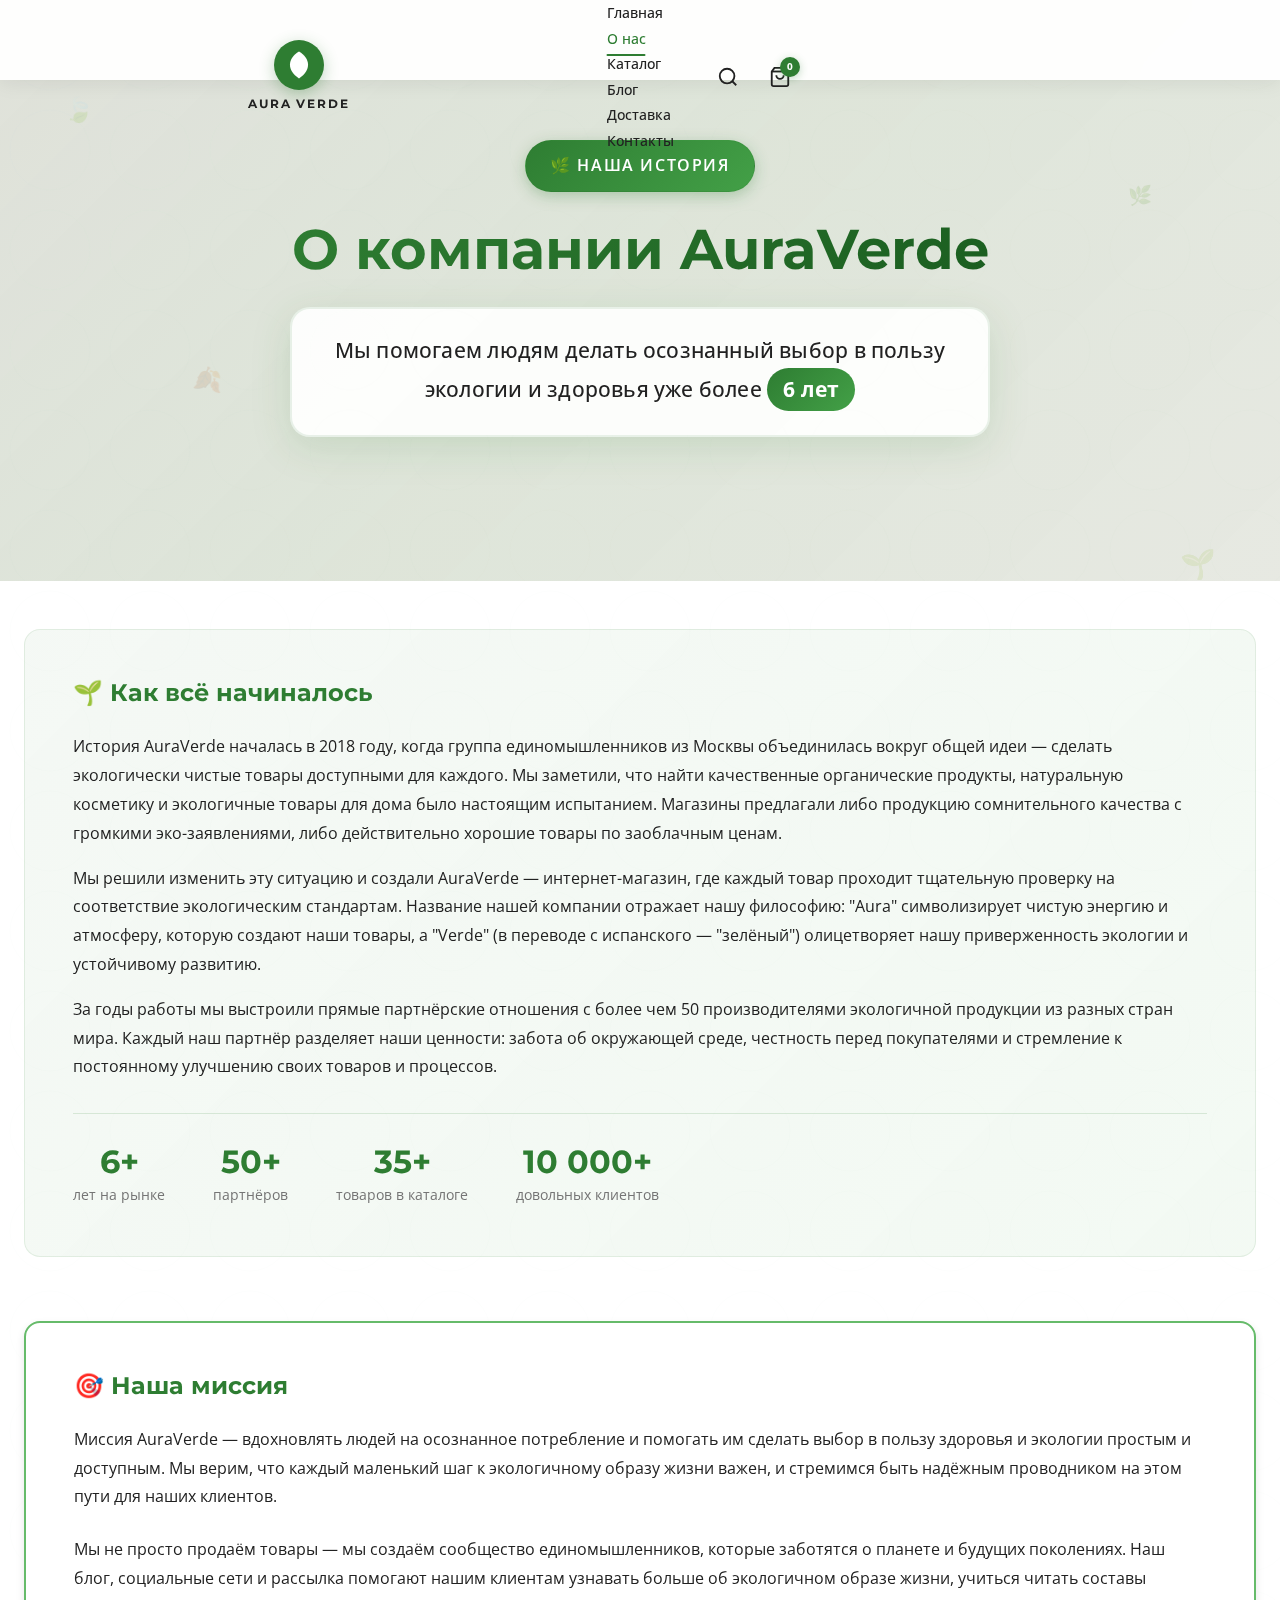
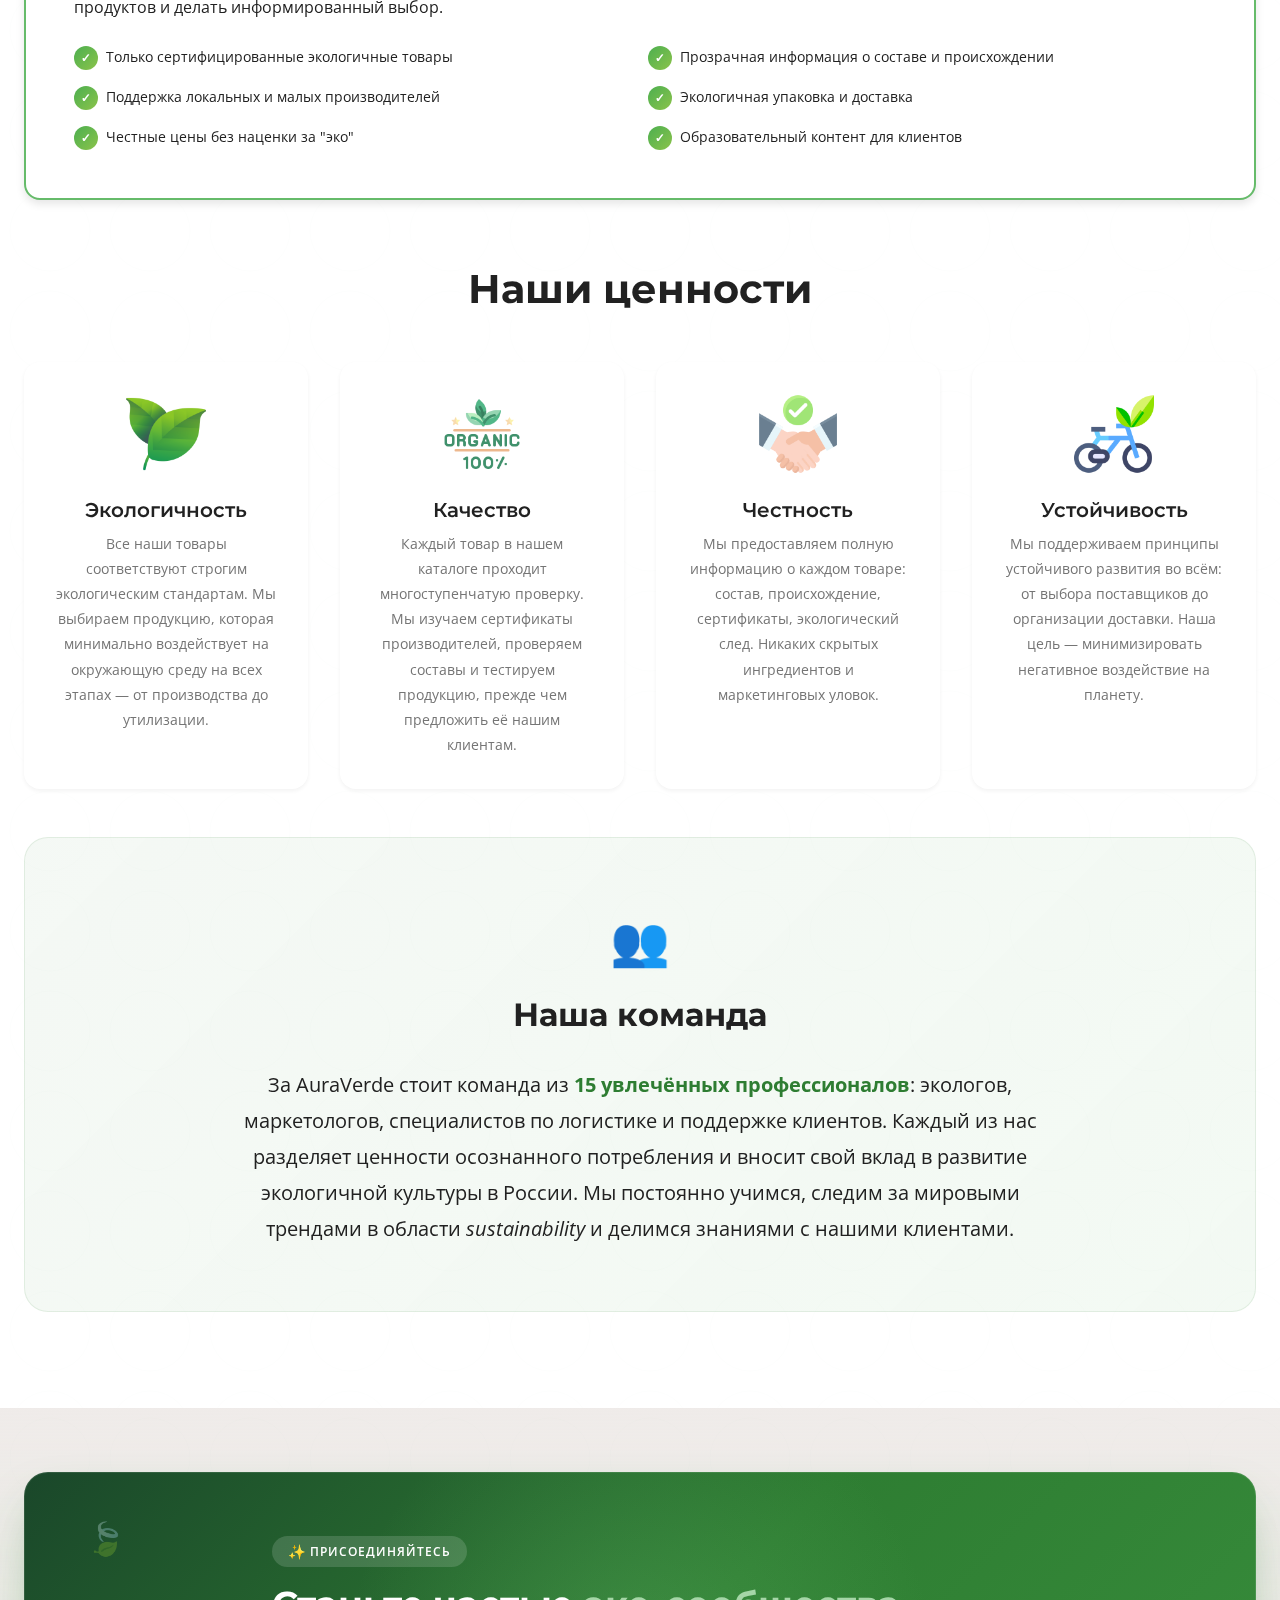
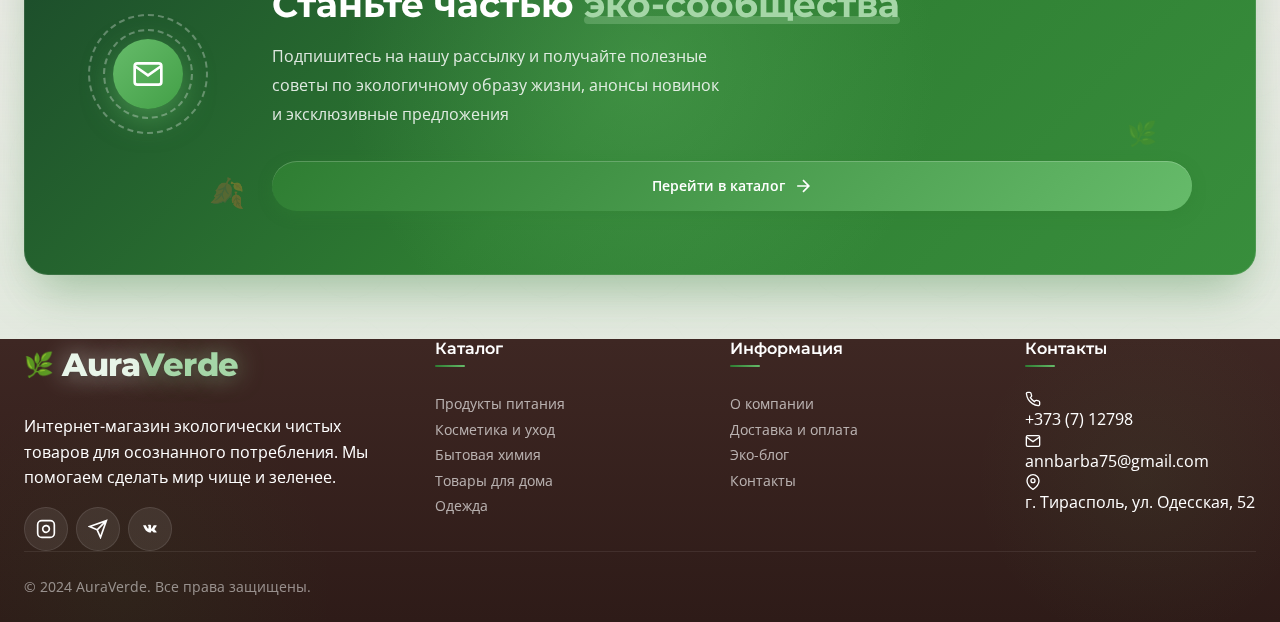
<file: about.html>
<!DOCTYPE html>
<html lang="ru">
<head>
    <meta charset="UTF-8">
    <meta name="viewport" content="width=device-width, initial-scale=1.0">
    <title>О компании — AuraVerde | Экологически чистые товары</title>
    <meta name="description" content="Узнайте историю AuraVerde — компании, которая помогает людям вести экологичный образ жизни с 2018 года. Наша миссия, ценности и команда.">
    <link rel="icon" type="image/png" sizes="32x32" href="images/free-icon-leaf-5806342.png">
    <link rel="icon" type="image/png" sizes="16x16" href="images/free-icon-leaf-5806342.png">
    <link rel="shortcut icon" type="image/png" href="images/free-icon-leaf-5806342.png">
    <link rel="apple-touch-icon" href="images/free-icon-leaf-5806342.png">
    <link rel="preconnect" href="https://fonts.googleapis.com">
    <link rel="preconnect" href="https://fonts.gstatic.com" crossorigin>
    <link href="https://fonts.googleapis.com/css2?family=Montserrat:wght@400;500;600;700&family=Open+Sans:wght@300;400;500;600;700&display=swap" rel="stylesheet">
    <link rel="stylesheet" href="css/main.css">
</head>
<body>
    <!-- Floating Nature Leaves -->
    <div class="floating-leaves" aria-hidden="true">
        <span class="floating-leaf floating-leaf--1">🍃</span>
        <span class="floating-leaf floating-leaf--2">🌿</span>
        <span class="floating-leaf floating-leaf--3">🍂</span>
        <span class="floating-leaf floating-leaf--4">🌱</span>
        <span class="floating-leaf floating-leaf--5">🍀</span>
    </div>

    <!-- Header -->
    <header class="header header--scrolled" id="header" role="banner">
        <div class="header__container container">
            <a href="index.html" class="header__logo" aria-label="AuraVerde - главная">
                <span class="header__logo-leaf-wrapper">
                    <svg viewBox="0 0 100 100" class="header__logo-animated-leaf">
                        <defs>
                            <linearGradient id="header-leaf-grad" x1="0%" y1="0%" x2="100%" y2="100%">
                                <stop offset="0%" stop-color="#A5D6A7"/>
                                <stop offset="30%" stop-color="#66BB6A"/>
                                <stop offset="70%" stop-color="#43A047"/>
                                <stop offset="100%" stop-color="#1B5E20"/>
                            </linearGradient>
                            <linearGradient id="header-leaf-vein" x1="50%" y1="0%" x2="50%" y2="100%">
                                <stop offset="0%" stop-color="#E8F5E9"/>
                                <stop offset="100%" stop-color="#81C784"/>
                            </linearGradient>
                        </defs>
                        <path d="M50 5 C15 25, 5 65, 50 95 C95 65, 85 25, 50 5" fill="url(#header-leaf-grad)"/>
                        <path d="M50 20 Q50 55, 50 88" fill="none" stroke="url(#header-leaf-vein)" stroke-width="3" stroke-linecap="round"/>
                        <path d="M50 35 Q35 40, 25 50" fill="none" stroke="rgba(255,255,255,0.5)" stroke-width="1.5" stroke-linecap="round"/>
                        <path d="M50 35 Q65 40, 75 50" fill="none" stroke="rgba(255,255,255,0.5)" stroke-width="1.5" stroke-linecap="round"/>
                        <path d="M50 50 Q38 55, 30 65" fill="none" stroke="rgba(255,255,255,0.4)" stroke-width="1.2" stroke-linecap="round"/>
                        <path d="M50 50 Q62 55, 70 65" fill="none" stroke="rgba(255,255,255,0.4)" stroke-width="1.2" stroke-linecap="round"/>
                    </svg>
                </span>
                <span class="header__logo-text">
                    <span class="header__logo-aura">Aura</span><span class="header__logo-verde">Verde</span>
                </span>
            </a>
            <nav class="header__nav" id="nav-menu" role="navigation" aria-label="Главное меню">
                <ul class="header__nav-list">
                    <li><a href="index.html" class="header__nav-link">Главная</a></li>
                    <li><a href="about.html" class="header__nav-link header__nav-link--active">О нас</a></li>
                    <li><a href="catalog.html" class="header__nav-link">Каталог</a></li>
                    <li><a href="blog.html" class="header__nav-link">Блог</a></li>
                    <li><a href="delivery.html" class="header__nav-link">Доставка</a></li>
                    <li><a href="contacts.html" class="header__nav-link">Контакты</a></li>
                </ul>
                <button class="header__nav-close" id="nav-close" aria-label="Закрыть меню">
                    <svg width="24" height="24" viewBox="0 0 24 24" fill="none" stroke="currentColor" stroke-width="2">
                        <line x1="18" y1="6" x2="6" y2="18"></line>
                        <line x1="6" y1="6" x2="18" y2="18"></line>
                    </svg>
                </button>
            </nav>
            <div class="header__actions">
                <button class="header__action-btn" id="search-btn" aria-label="Поиск">
                    <svg width="22" height="22" viewBox="0 0 24 24" fill="none" stroke="currentColor" stroke-width="2">
                        <circle cx="11" cy="11" r="8"></circle>
                        <path d="m21 21-4.35-4.35"></path>
                    </svg>
                </button>
                <a href="cart.html" class="header__action-btn" aria-label="Корзина">
                    <svg width="22" height="22" viewBox="0 0 24 24" fill="none" stroke="currentColor" stroke-width="2">
                        <path d="M6 2L3 6v14a2 2 0 0 0 2 2h14a2 2 0 0 0 2-2V6l-3-4z"></path>
                        <line x1="3" y1="6" x2="21" y2="6"></line>
                        <path d="M16 10a4 4 0 0 1-8 0"></path>
                    </svg>
                    <span class="header__cart-count" id="cart-count">0</span>
                </a>
                <button class="header__toggle" id="nav-toggle" aria-label="Открыть меню">
                    <svg width="24" height="24" viewBox="0 0 24 24" fill="none" stroke="currentColor" stroke-width="2">
                        <line x1="3" y1="6" x2="21" y2="6"></line>
                        <line x1="3" y1="12" x2="21" y2="12"></line>
                        <line x1="3" y1="18" x2="21" y2="18"></line>
                    </svg>
                </button>
            </div>
        </div>
    </header>

    <main>
        <!-- Hero Section -->
        <section class="section section--hero-inner" style="padding-top: 140px; padding-bottom: 80px; background: linear-gradient(135deg, rgba(46, 125, 50, 0.08) 0%, rgba(102, 187, 106, 0.12) 50%, rgba(165, 214, 167, 0.1) 100%);">
            <div class="container">
                <div class="section__header" style="text-align: center; margin-bottom: var(--spacing-3xl);">
                    <span class="section__badge" style="display: inline-flex; align-items: center; gap: 8px; padding: 12px 24px; background: linear-gradient(135deg, var(--color-primary) 0%, #43A047 100%); color: white; font-size: 1rem; font-weight: 600; border-radius: 50px; box-shadow: 0 4px 15px rgba(46, 125, 50, 0.3); margin-bottom: var(--spacing-lg);">
                        🌿 Наша история
                    </span>
                    <h1 class="section__title" style="font-size: clamp(2.5rem, 5vw, 3.5rem); font-weight: 700; background: linear-gradient(135deg, var(--color-primary) 0%, #1B5E20 100%); -webkit-background-clip: text; -webkit-text-fill-color: transparent; background-clip: text; margin-bottom: var(--spacing-lg); line-height: 1.2;">
                        О компании AuraVerde
                    </h1>
                    <div style="max-width: 700px; margin: 0 auto; padding: 24px 32px; background: rgba(255, 255, 255, 0.9); border-radius: 20px; box-shadow: 0 10px 40px rgba(46, 125, 50, 0.15); border: 2px solid rgba(46, 125, 50, 0.1); animation: fadeInUp 0.8s ease-out;">
                        <p style="margin: 0; font-size: 1.3rem; font-weight: 500; color: var(--color-text); line-height: 1.7; letter-spacing: 0.01em;">
                            Мы помогаем людям делать осознанный выбор в пользу экологии и здоровья уже более <span style="display: inline-block; padding: 4px 16px; background: linear-gradient(135deg, var(--color-primary) 0%, #43A047 100%); color: white; font-weight: 700; border-radius: 30px; animation: pulse 2s infinite;">6 лет</span>
                        </p>
                    </div>
                    <style>
                        @keyframes fadeInUp {
                            from { opacity: 0; transform: translateY(30px); }
                            to { opacity: 1; transform: translateY(0); }
                        }
                        @keyframes pulse {
                            0%, 100% { transform: scale(1); box-shadow: 0 0 0 0 rgba(46, 125, 50, 0.4); }
                            50% { transform: scale(1.05); box-shadow: 0 0 20px 5px rgba(46, 125, 50, 0.2); }
                        }
                    </style>
                </div>
            </div>
        </section>

        <!-- История компании -->
        <section class="section section--about">
            <div class="container">
                <div class="about-story animate-in">
                    <h2 class="about-story__title">🌱 Как всё начиналось</h2>
                    <p class="about-story__text">
                        История AuraVerde началась в 2018 году, когда группа единомышленников из Москвы объединилась вокруг общей идеи — сделать экологически чистые товары доступными для каждого. Мы заметили, что найти качественные органические продукты, натуральную косметику и экологичные товары для дома было настоящим испытанием. Магазины предлагали либо продукцию сомнительного качества с громкими эко-заявлениями, либо действительно хорошие товары по заоблачным ценам.
                    </p>
                    <p class="about-story__text">
                        Мы решили изменить эту ситуацию и создали AuraVerde — интернет-магазин, где каждый товар проходит тщательную проверку на соответствие экологическим стандартам. Название нашей компании отражает нашу философию: "Aura" символизирует чистую энергию и атмосферу, которую создают наши товары, а "Verde" (в переводе с испанского — "зелёный") олицетворяет нашу приверженность экологии и устойчивому развитию.
                    </p>
                    <p class="about-story__text">
                        За годы работы мы выстроили прямые партнёрские отношения с более чем 50 производителями экологичной продукции из разных стран мира. Каждый наш партнёр разделяет наши ценности: забота об окружающей среде, честность перед покупателями и стремление к постоянному улучшению своих товаров и процессов.
                    </p>
                    <div class="about-story__stats">
                        <div class="about-story__stat">
                            <span class="about-story__stat-number">6+</span>
                            <span class="about-story__stat-label">лет на рынке</span>
                        </div>
                        <div class="about-story__stat">
                            <span class="about-story__stat-number">50+</span>
                            <span class="about-story__stat-label">партнёров</span>
                        </div>
                        <div class="about-story__stat">
                            <span class="about-story__stat-number">35+</span>
                            <span class="about-story__stat-label">товаров в каталоге</span>
                        </div>
                        <div class="about-story__stat">
                            <span class="about-story__stat-number">10 000+</span>
                            <span class="about-story__stat-label">довольных клиентов</span>
                        </div>
                    </div>
                </div>

                <!-- Наша миссия -->
                <div class="about-mission animate-in">
                    <h2 class="about-mission__title">🎯 Наша миссия</h2>
                    <p class="about-mission__text">
                        Миссия AuraVerde — вдохновлять людей на осознанное потребление и помогать им сделать выбор в пользу здоровья и экологии простым и доступным. Мы верим, что каждый маленький шаг к экологичному образу жизни важен, и стремимся быть надёжным проводником на этом пути для наших клиентов.
                    </p>
                    <p class="about-mission__text">
                        Мы не просто продаём товары — мы создаём сообщество единомышленников, которые заботятся о планете и будущих поколениях. Наш блог, социальные сети и рассылка помогают нашим клиентам узнавать больше об экологичном образе жизни, учиться читать составы продуктов и делать информированный выбор.
                    </p>
                    <ul class="about-mission__list">
                        <li>Только сертифицированные экологичные товары</li>
                        <li>Прозрачная информация о составе и происхождении</li>
                        <li>Поддержка локальных и малых производителей</li>
                        <li>Экологичная упаковка и доставка</li>
                        <li>Честные цены без наценки за "эко"</li>
                        <li>Образовательный контент для клиентов</li>
                    </ul>
                </div>

                <!-- Наши ценности -->
                <div style="margin-top: var(--spacing-3xl);">
                    <h2 class="section__title" style="text-align: center; margin-bottom: var(--spacing-2xl);">Наши ценности</h2>
                    <div class="features">
                        <div class="feature animate-in">
                            <div class="feature__icon">
                                <img src="images/free-icon-leaf-5806342.png" alt="Экология">
                            </div>
                            <h3 class="feature__title">Экологичность</h3>
                            <p class="feature__text">Все наши товары соответствуют строгим экологическим стандартам. Мы выбираем продукцию, которая минимально воздействует на окружающую среду на всех этапах — от производства до утилизации.</p>
                        </div>
                        <div class="feature animate-in">
                            <div class="feature__icon">
                                <img src="images/free-icon-label-5663667.png" alt="Качество">
                            </div>
                            <h3 class="feature__title">Качество</h3>
                            <p class="feature__text">Каждый товар в нашем каталоге проходит многоступенчатую проверку. Мы изучаем сертификаты производителей, проверяем составы и тестируем продукцию, прежде чем предложить её нашим клиентам.</p>
                        </div>
                        <div class="feature animate-in">
                            <div class="feature__icon">
                                <img src="images/free-icon-handshake-8765344.png" alt="Честность">
                            </div>
                            <h3 class="feature__title">Честность</h3>
                            <p class="feature__text">Мы предоставляем полную информацию о каждом товаре: состав, происхождение, сертификаты, экологический след. Никаких скрытых ингредиентов и маркетинговых уловок.</p>
                        </div>
                        <div class="feature animate-in">
                            <div class="feature__icon">
                                <img src="images/free-icon-sustainable-travel-15325842.png" alt="Устойчивость">
                            </div>
                            <h3 class="feature__title">Устойчивость</h3>
                            <p class="feature__text">Мы поддерживаем принципы устойчивого развития во всём: от выбора поставщиков до организации доставки. Наша цель — минимизировать негативное воздействие на планету.</p>
                        </div>
                    </div>
                </div>

                <!-- Команда -->
                <div style="margin-top: var(--spacing-2xl); text-align: center; padding: var(--spacing-3xl); background: linear-gradient(135deg, rgba(46, 125, 50, 0.05) 0%, rgba(102, 187, 106, 0.08) 100%); border-radius: var(--radius-2xl); border: 1px solid rgba(46, 125, 50, 0.1);">
                    <span style="font-size: 3rem; display: block; margin-bottom: var(--spacing-md);">👥</span>
                    <h2 class="section__title" style="margin-bottom: var(--spacing-xl); font-size: 2rem;">Наша команда</h2>
                    <p style="max-width: 850px; margin: 0 auto; font-size: 1.25rem; color: var(--color-text); line-height: 1.8; font-weight: 400;">
                        За AuraVerde стоит команда из <strong style="color: var(--color-primary);">15 увлечённых профессионалов</strong>: экологов, маркетологов, специалистов по логистике и поддержке клиентов. Каждый из нас разделяет ценности осознанного потребления и вносит свой вклад в развитие экологичной культуры в России. Мы постоянно учимся, следим за мировыми трендами в области <em>sustainability</em> и делимся знаниями с нашими клиентами.
                    </p>
                </div>
            </div>
        </section>

        <!-- CTA Section -->
        <section class="section section--newsletter">
            <div class="container">
                <div class="newsletter animate-in">
                    <div class="newsletter__glow"></div>
                    <span class="newsletter__leaf newsletter__leaf--1">🍃</span>
                    <span class="newsletter__leaf newsletter__leaf--2">🌿</span>
                    <span class="newsletter__leaf newsletter__leaf--3">🍂</span>
                    <div class="newsletter__inner">
                        <div class="newsletter__visual">
                            <div class="newsletter__icon-wrapper">
                                <div class="newsletter__icon-ring newsletter__icon-ring--outer"></div>
                                <div class="newsletter__icon-ring newsletter__icon-ring--inner"></div>
                                <div class="newsletter__icon">
                                    <svg width="32" height="32" viewBox="0 0 24 24" fill="none" stroke="currentColor" stroke-width="2">
                                        <path d="M4 4h16c1.1 0 2 .9 2 2v12c0 1.1-.9 2-2 2H4c-1.1 0-2-.9-2-2V6c0-1.1.9-2 2-2z"/>
                                        <polyline points="22,6 12,13 2,6"/>
                                    </svg>
                                </div>
                            </div>
                        </div>
                        <div class="newsletter__content">
                            <div class="newsletter__badge">
                                <span class="newsletter__badge-icon">✨</span>
                                <span class="newsletter__badge-text">Присоединяйтесь</span>
                            </div>
                            <h2 class="newsletter__title">
                                Станьте частью <span class="newsletter__title-highlight">эко-сообщества</span>
                            </h2>
                            <p class="newsletter__text">
                                Подпишитесь на нашу рассылку и получайте полезные советы по экологичному образу жизни, анонсы новинок и эксклюзивные предложения
                            </p>
                            <a href="catalog.html" class="btn btn--primary" style="margin-top: var(--spacing-md);">
                                Перейти в каталог
                                <svg width="20" height="20" viewBox="0 0 24 24" fill="none" stroke="currentColor" stroke-width="2">
                                    <path d="M5 12h14M12 5l7 7-7 7"/>
                                </svg>
                            </a>
                        </div>
                    </div>
                </div>
            </div>
        </section>
    </main>

    <!-- Footer -->
    <footer class="footer">
        <div class="container">
            <div class="footer__grid">
                <div class="footer__column footer__column--brand animate-in">
                    <a href="index.html" class="footer__logo">
                        <span class="footer__logo-leaf">🌿</span>
                        <span class="footer__logo-text">
                            <span class="footer__logo-aura">Aura</span><span class="footer__logo-verde">Verde</span>
                        </span>
                    </a>
                    <p class="footer__description">
                        Интернет-магазин экологически чистых товаров для осознанного потребления. 
                        Мы помогаем сделать мир чище и зеленее.
                    </p>
                    <div class="footer__social">
                        <a href="#" class="footer__social-link" aria-label="Instagram">
                            <svg width="20" height="20" viewBox="0 0 24 24" fill="none" stroke="currentColor" stroke-width="2">
                                <rect x="2" y="2" width="20" height="20" rx="5" ry="5"/>
                                <path d="M16 11.37A4 4 0 1 1 12.63 8 4 4 0 0 1 16 11.37z"/>
                                <line x1="17.5" y1="6.5" x2="17.51" y2="6.5"/>
                            </svg>
                        </a>
                        <a href="#" class="footer__social-link" aria-label="Telegram">
                            <svg width="20" height="20" viewBox="0 0 24 24" fill="none" stroke="currentColor" stroke-width="2">
                                <path d="M22 2L11 13M22 2l-7 20-4-9-9-4 20-7z"/>
                            </svg>
                        </a>
                        <a href="#" class="footer__social-link" aria-label="VK">
                            <svg width="20" height="20" viewBox="0 0 24 24" fill="currentColor">
                                <path d="M12.785 16.241s.288-.032.436-.194c.136-.148.132-.427.132-.427s-.02-1.304.576-1.496c.59-.19 1.347 1.26 2.151 1.818.608.42 1.07.328 1.07.328l2.15-.03s1.124-.07.591-.964c-.044-.073-.312-.659-1.607-1.864-1.355-1.262-1.174-1.057.458-3.24.994-1.328 1.391-2.14 1.267-2.488-.119-.333-.853-.245-.853-.245l-2.42.015s-.18-.024-.313.056c-.131.079-.216.262-.216.262s-.387 1.044-.903 1.932c-1.088 1.873-1.524 1.972-1.701 1.856-.413-.271-.31-1.089-.31-1.67 0-1.816.271-2.574-.527-2.77-.265-.065-.46-.108-1.138-.115-.87-.009-1.606.003-2.023.21-.278.138-.492.446-.362.463.161.021.526.1.72.366.249.344.24 1.115.24 1.115s.143 2.14-.334 2.404c-.328.182-.778-.189-1.744-1.888-.494-.869-.868-1.83-.868-1.83s-.072-.178-.2-.274c-.155-.116-.373-.153-.373-.153l-2.3.015s-.346.01-.473.162c-.113.135-.009.414-.009.414s1.817 4.307 3.876 6.477c1.888 1.99 4.031 1.859 4.031 1.859h.973z"/>
                            </svg>
                        </a>
                    </div>
                </div>
                <div class="footer__column animate-in">
                    <h4 class="footer__title">Каталог</h4>
                    <ul class="footer__links">
                        <li><a href="catalog.html">Продукты питания</a></li>
                        <li><a href="catalog.html">Косметика и уход</a></li>
                        <li><a href="catalog.html">Бытовая химия</a></li>
                        <li><a href="catalog.html">Товары для дома</a></li>
                        <li><a href="catalog.html">Одежда</a></li>
                    </ul>
                </div>
                <div class="footer__column animate-in">
                    <h4 class="footer__title">Информация</h4>
                    <ul class="footer__links">
                        <li><a href="about.html">О компании</a></li>
                        <li><a href="delivery.html">Доставка и оплата</a></li>
                        <li><a href="blog.html">Эко-блог</a></li>
                        <li><a href="contacts.html">Контакты</a></li>
                    </ul>
                </div>
                <div class="footer__column animate-in">
                    <h4 class="footer__title">Контакты</h4>
                    <ul class="footer__contacts">
                        <li>
                            <svg width="16" height="16" viewBox="0 0 24 24" fill="none" stroke="currentColor" stroke-width="2">
                                <path d="M22 16.92v3a2 2 0 0 1-2.18 2 19.79 19.79 0 0 1-8.63-3.07 19.5 19.5 0 0 1-6-6 19.79 19.79 0 0 1-3.07-8.67A2 2 0 0 1 4.11 2h3a2 2 0 0 1 2 1.72c.127.96.362 1.903.7 2.81a2 2 0 0 1-.45 2.11L8.09 9.91a16 16 0 0 0 6 6l1.27-1.27a2 2 0 0 1 2.11-.45c.907.338 1.85.573 2.81.7A2 2 0 0 1 22 16.92z"/>
                            </svg>
                            <a href="tel:+373712798">+373 (7) 12798</a>
                        </li>
                        <li>
                            <svg width="16" height="16" viewBox="0 0 24 24" fill="none" stroke="currentColor" stroke-width="2">
                                <path d="M4 4h16c1.1 0 2 .9 2 2v12c0 1.1-.9 2-2 2H4c-1.1 0-2-.9-2-2V6c0-1.1.9-2 2-2z"/>
                                <polyline points="22,6 12,13 2,6"/>
                            </svg>
                            <a href="mailto:annbarba75@gmail.com">annbarba75@gmail.com</a>
                        </li>
                        <li>
                            <svg width="16" height="16" viewBox="0 0 24 24" fill="none" stroke="currentColor" stroke-width="2">
                                <path d="M21 10c0 7-9 13-9 13s-9-6-9-13a9 9 0 0 1 18 0z"/>
                                <circle cx="12" cy="10" r="3"/>
                            </svg>
                            <span>г. Тирасполь, ул. Одесская, 52</span>
                        </li>
                    </ul>
                </div>
            </div>
            <div class="footer__bottom">
                <p class="footer__copyright">
                    © 2024 AuraVerde. Все права защищены.
                </p>
            </div>
        </div>
    </footer>

    <!-- Back to Top Button -->
    <button class="back-to-top" id="back-to-top" aria-label="Наверх">
        <svg width="24" height="24" viewBox="0 0 24 24" fill="none" stroke="currentColor" stroke-width="2">
            <path d="M18 15l-6-6-6 6"/>
        </svg>
    </button>

    <script src="js/data/products.js"></script>
    <script src="js/app.js"></script>
</body>
</html>
</file>
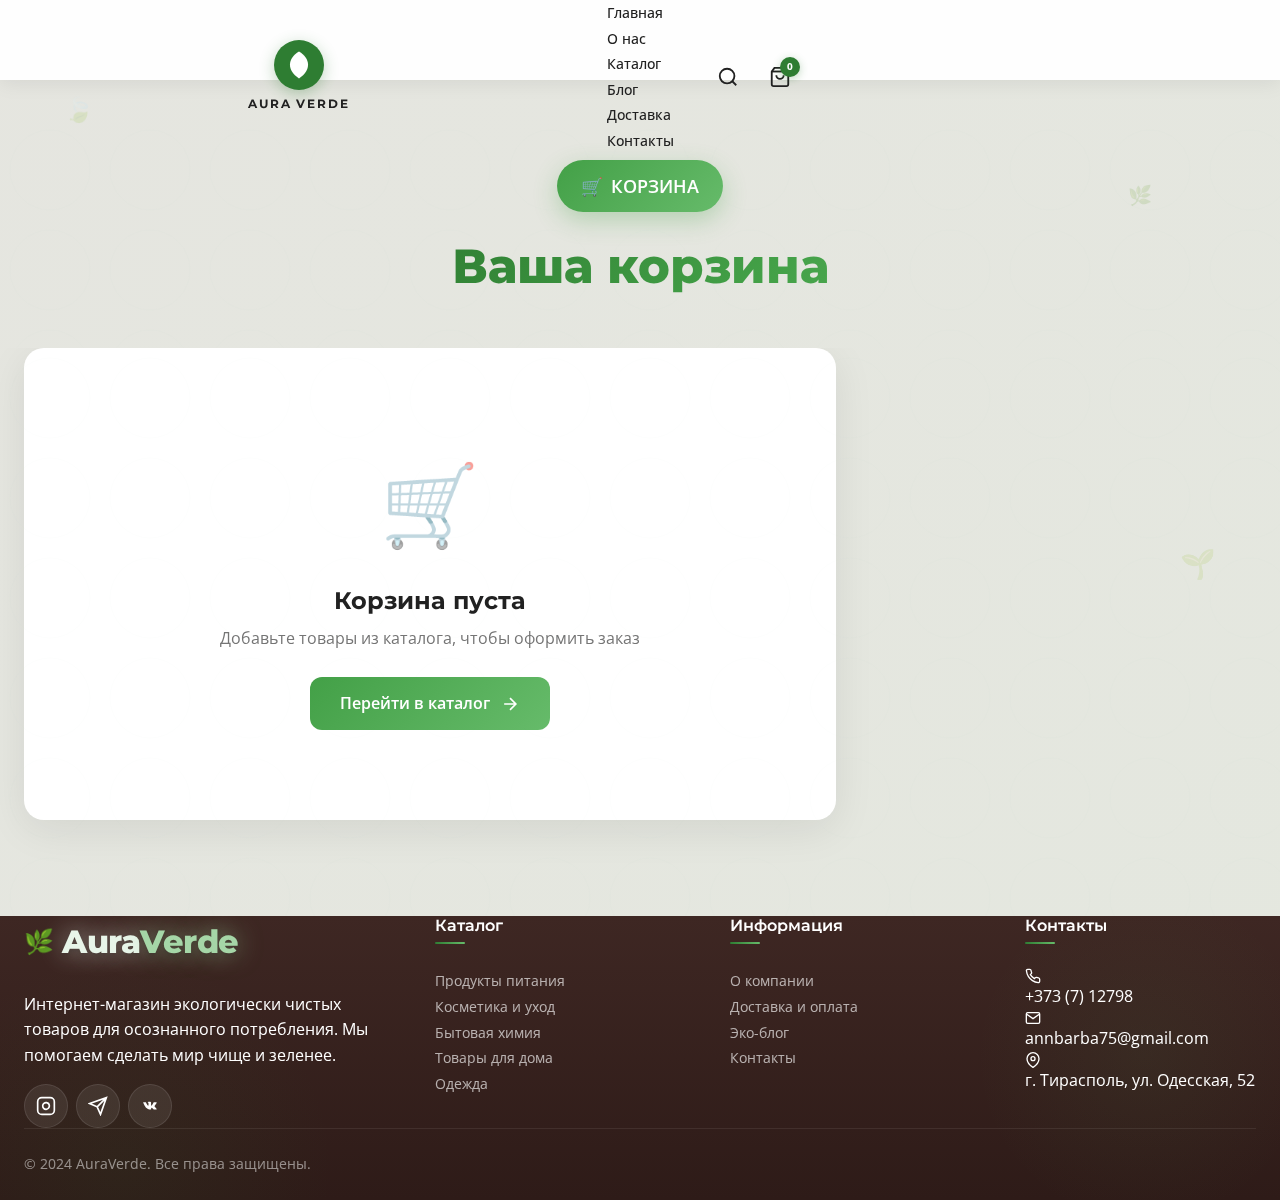
<file: cart.html>
<!DOCTYPE html>
<html lang="ru">
<head>
    <meta charset="UTF-8">
    <meta name="viewport" content="width=device-width, initial-scale=1.0">
    <title>Корзина — AuraVerde | Ваши покупки</title>
    <meta name="description" content="Корзина интернет-магазина AuraVerde. Оформите заказ экологически чистых товаров.">
    <link rel="icon" type="image/png" sizes="32x32" href="images/free-icon-leaf-5806342.png">
    <link rel="icon" type="image/png" sizes="16x16" href="images/free-icon-leaf-5806342.png">
    <link rel="shortcut icon" type="image/png" href="images/free-icon-leaf-5806342.png">
    <link rel="apple-touch-icon" href="images/free-icon-leaf-5806342.png">
    <link rel="preconnect" href="https://fonts.googleapis.com">
    <link rel="preconnect" href="https://fonts.gstatic.com" crossorigin>
    <link href="https://fonts.googleapis.com/css2?family=Montserrat:wght@400;500;600;700&family=Open+Sans:wght@300;400;500;600;700&display=swap" rel="stylesheet">
    <link rel="stylesheet" href="css/main.css">
    <style>
        .cart-page {
            padding-top: 120px;
            min-height: 100vh;
            background: linear-gradient(135deg, rgba(46, 125, 50, 0.05) 0%, rgba(102, 187, 106, 0.08) 100%);
        }
        
        .cart-page__container {
            display: grid;
            grid-template-columns: 1fr 380px;
            gap: 40px;
            align-items: start;
        }
        
        @media (max-width: 992px) {
            .cart-page__container {
                grid-template-columns: 1fr;
            }
        }
        
        .cart-page__items {
            background: white;
            border-radius: 20px;
            padding: 30px;
            box-shadow: 0 10px 40px rgba(0,0,0,0.08);
        }
        
        .cart-page__header {
            display: flex;
            justify-content: space-between;
            align-items: center;
            margin-bottom: 25px;
            padding-bottom: 20px;
            border-bottom: 2px solid rgba(76, 175, 80, 0.1);
        }
        
        .cart-page__title {
            font-size: 1.5rem;
            font-weight: 700;
            color: var(--color-text);
            display: flex;
            align-items: center;
            gap: 10px;
        }
        
        .cart-page__count {
            background: linear-gradient(135deg, #43A047, #66BB6A);
            color: white;
            padding: 4px 12px;
            border-radius: 20px;
            font-size: 0.9rem;
        }
        
        .cart-page__clear {
            background: none;
            border: none;
            color: var(--color-text-light);
            cursor: pointer;
            font-size: 0.9rem;
            display: flex;
            align-items: center;
            gap: 5px;
            transition: color 0.3s ease;
        }
        
        .cart-page__clear:hover {
            color: #f44336;
        }
        
        .cart-item {
            display: grid;
            grid-template-columns: 100px 1fr auto;
            gap: 20px;
            padding: 20px 0;
            border-bottom: 1px solid rgba(0,0,0,0.05);
            align-items: center;
        }
        
        .cart-item:last-child {
            border-bottom: none;
        }
        
        .cart-item__image {
            width: 100px;
            height: 100px;
            background: linear-gradient(135deg, rgba(76, 175, 80, 0.1), rgba(102, 187, 106, 0.2));
            border-radius: 15px;
            display: flex;
            align-items: center;
            justify-content: center;
            font-size: 3rem;
            overflow: hidden;
            flex-shrink: 0;
        }
        
        .cart-item__image img {
            width: 100%;
            height: 100%;
            object-fit: cover;
        }
        
        .cart-item__info {
            display: flex;
            flex-direction: column;
            gap: 8px;
        }
        
        .cart-item__name {
            font-weight: 600;
            color: var(--color-text);
            font-size: 1.1rem;
        }
        
        .cart-item__category {
            font-size: 0.85rem;
            color: var(--color-text-light);
        }
        
        .cart-item__price {
            font-weight: 700;
            color: var(--color-primary);
            font-size: 1.1rem;
        }
        
        .cart-item__actions {
            display: flex;
            flex-direction: column;
            align-items: flex-end;
            gap: 10px;
        }
        
        .cart-item__quantity {
            display: flex;
            align-items: center;
            gap: 10px;
            background: #f5f5f5;
            border-radius: 10px;
            padding: 5px;
        }
        
        .cart-item__qty-btn {
            width: 32px;
            height: 32px;
            border: none;
            background: white;
            border-radius: 8px;
            cursor: pointer;
            font-size: 1.2rem;
            color: var(--color-text);
            transition: all 0.3s ease;
            display: flex;
            align-items: center;
            justify-content: center;
        }
        
        .cart-item__qty-btn:hover {
            background: var(--color-primary);
            color: white;
        }
        
        .cart-item__qty-value {
            font-weight: 600;
            min-width: 30px;
            text-align: center;
        }
        
        .cart-item__remove {
            background: none;
            border: none;
            color: var(--color-text-light);
            cursor: pointer;
            font-size: 0.85rem;
            display: flex;
            align-items: center;
            gap: 5px;
            transition: color 0.3s ease;
        }
        
        .cart-item__remove:hover {
            color: #f44336;
        }
        
        .cart-page__sidebar {
            position: sticky;
            top: 100px;
        }
        
        .cart-page__summary {
            background: white;
            border-radius: 20px;
            padding: 30px;
            box-shadow: 0 10px 40px rgba(0,0,0,0.08);
        }
        
        .cart-page__summary-title {
            font-size: 1.3rem;
            font-weight: 700;
            margin-bottom: 25px;
            display: flex;
            align-items: center;
            gap: 10px;
        }
        
        .cart-page__promo {
            display: flex;
            gap: 10px;
            margin-bottom: 25px;
        }
        
        .cart-page__promo-input {
            flex: 1;
            padding: 12px 15px;
            border: 2px solid #e0e0e0;
            border-radius: 10px;
            font-size: 0.95rem;
            transition: border-color 0.3s ease;
        }
        
        .cart-page__promo-input:focus {
            outline: none;
            border-color: var(--color-primary);
        }
        
        .cart-page__promo-btn {
            padding: 12px 20px;
            background: var(--color-primary);
            color: white;
            border: none;
            border-radius: 10px;
            font-weight: 600;
            cursor: pointer;
            transition: background 0.3s ease;
        }
        
        .cart-page__promo-btn:hover {
            background: #2E7D32;
        }
        
        .cart-page__row {
            display: flex;
            justify-content: space-between;
            padding: 12px 0;
            border-bottom: 1px solid rgba(0,0,0,0.05);
        }
        
        .cart-page__row--total {
            border-bottom: none;
            padding-top: 20px;
            margin-top: 10px;
            border-top: 2px solid rgba(76, 175, 80, 0.2);
            font-size: 1.3rem;
            font-weight: 700;
        }
        
        .cart-page__row--total span:last-child {
            color: var(--color-primary);
        }
        
        .cart-page__checkout-btn {
            width: 100%;
            padding: 16px;
            background: linear-gradient(135deg, #43A047, #66BB6A);
            color: white;
            border: none;
            border-radius: 12px;
            font-size: 1.1rem;
            font-weight: 700;
            cursor: pointer;
            margin-top: 20px;
            transition: all 0.3s ease;
            display: flex;
            align-items: center;
            justify-content: center;
            gap: 10px;
        }
        
        .cart-page__checkout-btn:hover {
            transform: translateY(-2px);
            box-shadow: 0 10px 30px rgba(67, 160, 71, 0.3);
        }
        
        .cart-page__continue {
            width: 100%;
            padding: 14px;
            background: transparent;
            color: var(--color-text);
            border: 2px solid #e0e0e0;
            border-radius: 12px;
            font-size: 1rem;
            font-weight: 600;
            cursor: pointer;
            margin-top: 12px;
            transition: all 0.3s ease;
        }
        
        .cart-page__continue:hover {
            border-color: var(--color-primary);
            color: var(--color-primary);
        }
        
        .cart-page__carbon {
            background: linear-gradient(135deg, rgba(76, 175, 80, 0.1), rgba(102, 187, 106, 0.15));
            border-radius: 15px;
            padding: 20px;
            margin-top: 20px;
            text-align: center;
        }
        
        .cart-page__carbon-title {
            display: flex;
            align-items: center;
            justify-content: center;
            gap: 8px;
            font-weight: 600;
            color: var(--color-text);
            margin-bottom: 10px;
        }
        
        .cart-page__carbon-value {
            font-size: 1.5rem;
            font-weight: 700;
            color: var(--color-primary);
        }
        
        .cart-page__carbon-text {
            font-size: 0.9rem;
            color: var(--color-text-light);
            margin-top: 5px;
        }
        
        .cart-empty {
            text-align: center;
            padding: 60px 20px;
        }
        
        .cart-empty__icon {
            font-size: 5rem;
            margin-bottom: 20px;
            opacity: 0.5;
        }
        
        .cart-empty__title {
            font-size: 1.5rem;
            font-weight: 700;
            color: var(--color-text);
            margin-bottom: 10px;
        }
        
        .cart-empty__text {
            color: var(--color-text-light);
            margin-bottom: 25px;
        }
        
        .cart-empty__btn {
            display: inline-flex;
            align-items: center;
            gap: 10px;
            padding: 14px 30px;
            background: linear-gradient(135deg, #43A047, #66BB6A);
            color: white;
            text-decoration: none;
            border-radius: 12px;
            font-weight: 600;
            transition: all 0.3s ease;
        }
        
        .cart-empty__btn:hover {
            transform: translateY(-2px);
            box-shadow: 0 10px 30px rgba(67, 160, 71, 0.3);
        }
        
        @keyframes iconBounce {
            0%, 100% { transform: translateY(0); }
            50% { transform: translateY(-8px); }
        }
        
        /* Modal Styles */
        .modal {
            position: fixed;
            inset: 0;
            z-index: 1000;
            display: flex;
            align-items: center;
            justify-content: center;
            opacity: 0;
            visibility: hidden;
            transition: all 0.3s ease;
        }
        
        .modal--active {
            opacity: 1;
            visibility: visible;
        }
        
        .modal__backdrop {
            position: absolute;
            inset: 0;
            background: rgba(0, 0, 0, 0.5);
            backdrop-filter: blur(4px);
        }
        
        .modal__content {
            position: relative;
            background: white;
            border-radius: 20px;
            max-height: 90vh;
            overflow-y: auto;
            transform: scale(0.9);
            transition: transform 0.3s ease;
        }
        
        .modal--active .modal__content {
            transform: scale(1);
        }
        
        .modal__close {
            position: absolute;
            top: 15px;
            right: 15px;
            width: 40px;
            height: 40px;
            border: none;
            background: rgba(0, 0, 0, 0.05);
            border-radius: 50%;
            cursor: pointer;
            display: flex;
            align-items: center;
            justify-content: center;
            transition: all 0.3s ease;
            z-index: 10;
        }
        
        .modal__close:hover {
            background: rgba(0, 0, 0, 0.1);
        }
        
        .no-scroll {
            overflow: hidden;
        }
        
        .btn--outline {
            background: transparent;
            border: 2px solid var(--color-primary);
            color: var(--color-primary);
            padding: 10px 20px;
            border-radius: 10px;
            font-weight: 600;
            cursor: pointer;
            transition: all 0.3s ease;
        }
        
        .btn--outline:hover {
            background: var(--color-primary);
            color: white;
        }
        
        .btn--sm {
            padding: 8px 16px;
            font-size: 0.9rem;
        }
    </style>
</head>
<body>
    <!-- Floating Nature Leaves -->
    <div class="floating-leaves" aria-hidden="true">
        <span class="floating-leaf floating-leaf--1">🍃</span>
        <span class="floating-leaf floating-leaf--2">🌿</span>
        <span class="floating-leaf floating-leaf--3">🍂</span>
        <span class="floating-leaf floating-leaf--4">🌱</span>
        <span class="floating-leaf floating-leaf--5">🍀</span>
    </div>

    <!-- Header -->
    <header class="header header--scrolled" id="header" role="banner">
        <div class="header__container container">
            <a href="index.html" class="header__logo" aria-label="AuraVerde - главная">
                <span class="header__logo-leaf-wrapper">
                    <svg viewBox="0 0 100 100" class="header__logo-animated-leaf">
                        <defs>
                            <linearGradient id="header-leaf-grad" x1="0%" y1="0%" x2="100%" y2="100%">
                                <stop offset="0%" stop-color="#A5D6A7"/>
                                <stop offset="30%" stop-color="#66BB6A"/>
                                <stop offset="70%" stop-color="#43A047"/>
                                <stop offset="100%" stop-color="#1B5E20"/>
                            </linearGradient>
                            <linearGradient id="header-leaf-vein" x1="50%" y1="0%" x2="50%" y2="100%">
                                <stop offset="0%" stop-color="#E8F5E9"/>
                                <stop offset="100%" stop-color="#81C784"/>
                            </linearGradient>
                        </defs>
                        <path d="M50 5 C15 25, 5 65, 50 95 C95 65, 85 25, 50 5" fill="url(#header-leaf-grad)"/>
                        <path d="M50 20 Q50 55, 50 88" fill="none" stroke="url(#header-leaf-vein)" stroke-width="3" stroke-linecap="round"/>
                        <path d="M50 35 Q35 40, 25 50" fill="none" stroke="rgba(255,255,255,0.5)" stroke-width="1.5" stroke-linecap="round"/>
                        <path d="M50 35 Q65 40, 75 50" fill="none" stroke="rgba(255,255,255,0.5)" stroke-width="1.5" stroke-linecap="round"/>
                        <path d="M50 50 Q38 55, 30 65" fill="none" stroke="rgba(255,255,255,0.4)" stroke-width="1.2" stroke-linecap="round"/>
                        <path d="M50 50 Q62 55, 70 65" fill="none" stroke="rgba(255,255,255,0.4)" stroke-width="1.2" stroke-linecap="round"/>
                    </svg>
                </span>
                <span class="header__logo-text">
                    <span class="header__logo-aura">Aura</span><span class="header__logo-verde">Verde</span>
                </span>
            </a>
            <nav class="header__nav" id="nav-menu" role="navigation" aria-label="Главное меню">
                <ul class="header__nav-list">
                    <li><a href="index.html" class="header__nav-link">Главная</a></li>
                    <li><a href="about.html" class="header__nav-link">О нас</a></li>
                    <li><a href="catalog.html" class="header__nav-link">Каталог</a></li>
                    <li><a href="blog.html" class="header__nav-link">Блог</a></li>
                    <li><a href="delivery.html" class="header__nav-link">Доставка</a></li>
                    <li><a href="contacts.html" class="header__nav-link">Контакты</a></li>
                </ul>
                <button class="header__nav-close" id="nav-close" aria-label="Закрыть меню">
                    <svg width="24" height="24" viewBox="0 0 24 24" fill="none" stroke="currentColor" stroke-width="2">
                        <line x1="18" y1="6" x2="6" y2="18"></line>
                        <line x1="6" y1="6" x2="18" y2="18"></line>
                    </svg>
                </button>
            </nav>
            <div class="header__actions">
                <button class="header__action-btn" id="search-btn" aria-label="Поиск">
                    <svg width="22" height="22" viewBox="0 0 24 24" fill="none" stroke="currentColor" stroke-width="2">
                        <circle cx="11" cy="11" r="8"></circle>
                        <path d="m21 21-4.35-4.35"></path>
                    </svg>
                </button>
                <a href="cart.html" class="header__action-btn" aria-label="Корзина" style="position: relative;">
                    <svg width="22" height="22" viewBox="0 0 24 24" fill="none" stroke="currentColor" stroke-width="2">
                        <path d="M6 2L3 6v14a2 2 0 0 0 2 2h14a2 2 0 0 0 2-2V6l-3-4z"></path>
                        <line x1="3" y1="6" x2="21" y2="6"></line>
                        <path d="M16 10a4 4 0 0 1-8 0"></path>
                    </svg>
                    <span class="header__cart-count" id="cart-count">0</span>
                </a>
                <button class="header__toggle" id="nav-toggle" aria-label="Открыть меню">
                    <svg width="24" height="24" viewBox="0 0 24 24" fill="none" stroke="currentColor" stroke-width="2">
                        <line x1="3" y1="6" x2="21" y2="6"></line>
                        <line x1="3" y1="12" x2="21" y2="12"></line>
                        <line x1="3" y1="18" x2="21" y2="18"></line>
                    </svg>
                </button>
            </div>
        </div>
    </header>

    <main class="cart-page">
        <!-- Hero Section -->
        <section class="section" style="padding-top: 40px; padding-bottom: 20px;">
            <div class="container">
                <div style="text-align: center; margin-bottom: var(--spacing-xl);">
                    <span style="display: inline-flex; align-items: center; gap: 8px; background: linear-gradient(135deg, #43A047, #66BB6A); color: white; padding: 12px 24px; border-radius: 50px; font-size: 1.1rem; font-weight: 600; box-shadow: 0 8px 25px rgba(67, 160, 71, 0.3);">
                        <span style="animation: iconBounce 2s ease-in-out infinite;">🛒</span> КОРЗИНА
                    </span>
                    <h1 style="font-size: 3rem; font-weight: 800; margin-top: var(--spacing-lg); background: linear-gradient(135deg, #1B5E20 0%, #2E7D32 30%, #43A047 60%, #66BB6A 100%); -webkit-background-clip: text; -webkit-text-fill-color: transparent; background-clip: text;">
                        Ваша корзина
                    </h1>
                </div>
            </div>
        </section>

        <!-- Cart Content -->
        <section class="section" style="padding-top: 0;">
            <div class="container">
                <div class="cart-page__container">
                    <!-- Cart Items -->
                    <div class="cart-page__items" id="cart-page-items">
                        <!-- Items will be rendered by JavaScript -->
                    </div>
                    
                    <!-- Cart Summary -->
                    <div class="cart-page__sidebar">
                        <div class="cart-page__summary" id="cart-page-summary">
                            <h3 class="cart-page__summary-title">
                                <span>📋</span> Итого заказа
                            </h3>
                            
                            <div class="cart-page__promo">
                                <input type="text" class="cart-page__promo-input" id="page-promo-input" placeholder="Промокод">
                                <button class="cart-page__promo-btn" id="page-apply-promo">OK</button>
                            </div>
                            
                            <div class="cart-page__row">
                                <span>Товаров:</span>
                                <span id="page-cart-items-count">0</span>
                            </div>
                            <div class="cart-page__row">
                                <span>Подытог:</span>
                                <span id="page-cart-subtotal">0 ₽</span>
                            </div>
                            <div class="cart-page__row" id="page-discount-row" style="display: none;">
                                <span>Скидка:</span>
                                <span style="color: #f44336;" id="page-cart-discount">0 ₽</span>
                            </div>
                            <div class="cart-page__row">
                                <span>Доставка:</span>
                                <span id="page-delivery">Бесплатно</span>
                            </div>
                            <div class="cart-page__row cart-page__row--total">
                                <span>Итого:</span>
                                <span id="page-cart-total">0 ₽</span>
                            </div>
                            
                            <button class="cart-page__checkout-btn" id="page-checkout-btn">
                                <span>Оформить заказ</span>
                                <svg width="20" height="20" viewBox="0 0 24 24" fill="none" stroke="currentColor" stroke-width="2">
                                    <path d="M5 12h14M12 5l7 7-7 7"/>
                                </svg>
                            </button>
                            
                            <a href="catalog.html" class="cart-page__continue" style="display: block; text-align: center; text-decoration: none;">
                                Продолжить покупки
                            </a>
                            
                            <div class="cart-page__carbon" id="page-carbon">
                                <div class="cart-page__carbon-title">
                                    <span>🌱</span> Углеродный след корзины
                                </div>
                                <div class="cart-page__carbon-value" id="page-carbon-value">0.00 кг CO₂</div>
                                <p class="cart-page__carbon-text" id="page-carbon-comparison">Экологичный выбор!</p>
                                <button class="btn btn--outline btn--sm" id="carbon-calculator-btn" style="margin-top: 15px; width: 100%;">
                                    📊 Калькулятор CO₂
                                </button>
                            </div>
                        </div>
                    </div>
                </div>
            </div>
        </section>
    </main>

    <!-- Footer -->
    <footer class="footer">
        <div class="container">
            <div class="footer__grid">
                <div class="footer__column footer__column--brand animate-in">
                    <a href="index.html" class="footer__logo">
                        <span class="footer__logo-leaf">🌿</span>
                        <span class="footer__logo-text">
                            <span class="footer__logo-aura">Aura</span><span class="footer__logo-verde">Verde</span>
                        </span>
                    </a>
                    <p class="footer__description">
                        Интернет-магазин экологически чистых товаров для осознанного потребления. 
                        Мы помогаем сделать мир чище и зеленее.
                    </p>
                    <div class="footer__social">
                        <a href="#" class="footer__social-link" aria-label="Instagram">
                            <svg width="20" height="20" viewBox="0 0 24 24" fill="none" stroke="currentColor" stroke-width="2">
                                <rect x="2" y="2" width="20" height="20" rx="5" ry="5"/>
                                <path d="M16 11.37A4 4 0 1 1 12.63 8 4 4 0 0 1 16 11.37z"/>
                                <line x1="17.5" y1="6.5" x2="17.51" y2="6.5"/>
                            </svg>
                        </a>
                        <a href="#" class="footer__social-link" aria-label="Telegram">
                            <svg width="20" height="20" viewBox="0 0 24 24" fill="none" stroke="currentColor" stroke-width="2">
                                <path d="M22 2L11 13M22 2l-7 20-4-9-9-4 20-7z"/>
                            </svg>
                        </a>
                        <a href="#" class="footer__social-link" aria-label="VK">
                            <svg width="20" height="20" viewBox="0 0 24 24" fill="currentColor">
                                <path d="M12.785 16.241s.288-.032.436-.194c.136-.148.132-.427.132-.427s-.02-1.304.576-1.496c.59-.19 1.347 1.26 2.151 1.818.608.42 1.07.328 1.07.328l2.15-.03s1.124-.07.591-.964c-.044-.073-.312-.659-1.607-1.864-1.355-1.262-1.174-1.057.458-3.24.994-1.328 1.391-2.14 1.267-2.488-.119-.333-.853-.245-.853-.245l-2.42.015s-.18-.024-.313.056c-.131.079-.216.262-.216.262s-.387 1.044-.903 1.932c-1.088 1.873-1.524 1.972-1.701 1.856-.413-.271-.31-1.089-.31-1.67 0-1.816.271-2.574-.527-2.77-.265-.065-.46-.108-1.138-.115-.87-.009-1.606.003-2.023.21-.278.138-.492.446-.362.463.161.021.526.1.72.366.249.344.24 1.115.24 1.115s.143 2.14-.334 2.404c-.328.182-.778-.189-1.744-1.888-.494-.869-.868-1.83-.868-1.83s-.072-.178-.2-.274c-.155-.116-.373-.153-.373-.153l-2.3.015s-.346.01-.473.162c-.113.135-.009.414-.009.414s1.817 4.307 3.876 6.477c1.888 1.99 4.031 1.859 4.031 1.859h.973z"/>
                            </svg>
                        </a>
                    </div>
                </div>
                <div class="footer__column animate-in">
                    <h4 class="footer__title">Каталог</h4>
                    <ul class="footer__links">
                        <li><a href="catalog.html">Продукты питания</a></li>
                        <li><a href="catalog.html">Косметика и уход</a></li>
                        <li><a href="catalog.html">Бытовая химия</a></li>
                        <li><a href="catalog.html">Товары для дома</a></li>
                        <li><a href="catalog.html">Одежда</a></li>
                    </ul>
                </div>
                <div class="footer__column animate-in">
                    <h4 class="footer__title">Информация</h4>
                    <ul class="footer__links">
                        <li><a href="about.html">О компании</a></li>
                        <li><a href="delivery.html">Доставка и оплата</a></li>
                        <li><a href="blog.html">Эко-блог</a></li>
                        <li><a href="contacts.html">Контакты</a></li>
                    </ul>
                </div>
                <div class="footer__column animate-in">
                    <h4 class="footer__title">Контакты</h4>
                    <ul class="footer__contacts">
                        <li>
                            <svg width="16" height="16" viewBox="0 0 24 24" fill="none" stroke="currentColor" stroke-width="2">
                                <path d="M22 16.92v3a2 2 0 0 1-2.18 2 19.79 19.79 0 0 1-8.63-3.07 19.5 19.5 0 0 1-6-6 19.79 19.79 0 0 1-3.07-8.67A2 2 0 0 1 4.11 2h3a2 2 0 0 1 2 1.72c.127.96.362 1.903.7 2.81a2 2 0 0 1-.45 2.11L8.09 9.91a16 16 0 0 0 6 6l1.27-1.27a2 2 0 0 1 2.11-.45c.907.338 1.85.573 2.81.7A2 2 0 0 1 22 16.92z"/>
                            </svg>
                            <a href="tel:+373712798">+373 (7) 12798</a>
                        </li>
                        <li>
                            <svg width="16" height="16" viewBox="0 0 24 24" fill="none" stroke="currentColor" stroke-width="2">
                                <path d="M4 4h16c1.1 0 2 .9 2 2v12c0 1.1-.9 2-2 2H4c-1.1 0-2-.9-2-2V6c0-1.1.9-2 2-2z"/>
                                <polyline points="22,6 12,13 2,6"/>
                            </svg>
                            <a href="mailto:annbarba75@gmail.com">annbarba75@gmail.com</a>
                        </li>
                        <li>
                            <svg width="16" height="16" viewBox="0 0 24 24" fill="none" stroke="currentColor" stroke-width="2">
                                <path d="M21 10c0 7-9 13-9 13s-9-6-9-13a9 9 0 0 1 18 0z"/>
                                <circle cx="12" cy="10" r="3"/>
                            </svg>
                            <span>г. Тирасполь, ул. Одесская, 52</span>
                        </li>
                    </ul>
                </div>
            </div>
            <div class="footer__bottom">
                <p class="footer__copyright">© 2024 AuraVerde. Все права защищены.</p>
            </div>
        </div>
    </footer>

    <!-- Back to Top Button -->
    <button class="back-to-top" id="back-to-top" aria-label="Наверх">
        <svg width="24" height="24" viewBox="0 0 24 24" fill="none" stroke="currentColor" stroke-width="2">
            <path d="M18 15l-6-6-6 6"/>
        </svg>
    </button>

    <!-- Carbon Calculator Modal -->
    <div class="modal" id="carbon-modal" role="dialog" aria-labelledby="carbon-modal-title" aria-modal="true">
        <div class="modal__backdrop" id="carbon-backdrop"></div>
        <div class="modal__content modal__content--carbon" style="max-width: 600px; padding: 30px;">
            <button class="modal__close" id="carbon-close" aria-label="Закрыть">
                <svg width="24" height="24" viewBox="0 0 24 24" fill="none" stroke="currentColor" stroke-width="2">
                    <line x1="18" y1="6" x2="6" y2="18"></line>
                    <line x1="6" y1="6" x2="18" y2="18"></line>
                </svg>
            </button>
            <div class="carbon-chart">
                <h2 style="display: flex; align-items: center; gap: 10px; font-size: 1.5rem; margin-bottom: 25px;">
                    <span style="font-size: 2rem;">📊</span>
                    Калькулятор углеродного следа
                </h2>
                
                <!-- Circular Chart -->
                <div style="display: flex; align-items: center; justify-content: center; gap: 30px; margin-bottom: 25px; flex-wrap: wrap;">
                    <!-- Donut Chart -->
                    <div style="position: relative; width: 180px; height: 180px;">
                        <svg viewBox="0 0 36 36" style="width: 100%; height: 100%; transform: rotate(-90deg);">
                            <!-- Background circle -->
                            <circle cx="18" cy="18" r="15.9" fill="none" stroke="#e0e0e0" stroke-width="3"></circle>
                            <!-- Production segment (green) -->
                            <circle id="chart-production" cx="18" cy="18" r="15.9" fill="none" stroke="#43A047" stroke-width="3" stroke-dasharray="0 100" stroke-linecap="round"></circle>
                            <!-- Transport segment (blue) -->
                            <circle id="chart-transport" cx="18" cy="18" r="15.9" fill="none" stroke="#2196F3" stroke-width="3" stroke-dasharray="0 100" stroke-linecap="round"></circle>
                            <!-- Packaging segment (orange) -->
                            <circle id="chart-packaging" cx="18" cy="18" r="15.9" fill="none" stroke="#FF9800" stroke-width="3" stroke-dasharray="0 100" stroke-linecap="round"></circle>
                        </svg>
                        <div style="position: absolute; inset: 0; display: flex; flex-direction: column; align-items: center; justify-content: center;">
                            <span style="font-size: 1.8rem; font-weight: 800; color: var(--color-primary);" id="modal-carbon-total">0.00</span>
                            <span style="font-size: 0.8rem; color: var(--color-text-light);">кг CO₂</span>
                        </div>
                    </div>
                    
                    <!-- Legend -->
                    <div style="display: flex; flex-direction: column; gap: 12px;">
                        <div style="display: flex; align-items: center; gap: 10px;">
                            <div style="width: 16px; height: 16px; background: #43A047; border-radius: 4px;"></div>
                            <div>
                                <div style="font-weight: 600; font-size: 0.9rem;">Производство</div>
                                <div style="font-size: 0.85rem; color: var(--color-text-light);" id="legend-production">0.00 кг</div>
                            </div>
                        </div>
                        <div style="display: flex; align-items: center; gap: 10px;">
                            <div style="width: 16px; height: 16px; background: #2196F3; border-radius: 4px;"></div>
                            <div>
                                <div style="font-weight: 600; font-size: 0.9rem;">Транспортировка</div>
                                <div style="font-size: 0.85rem; color: var(--color-text-light);" id="legend-transport">0.00 кг</div>
                            </div>
                        </div>
                        <div style="display: flex; align-items: center; gap: 10px;">
                            <div style="width: 16px; height: 16px; background: #FF9800; border-radius: 4px;"></div>
                            <div>
                                <div style="font-weight: 600; font-size: 0.9rem;">Упаковка</div>
                                <div style="font-size: 0.85rem; color: var(--color-text-light);" id="legend-packaging">0.00 кг</div>
                            </div>
                        </div>
                    </div>
                </div>
                
                <!-- Comparison Bars -->
                <div style="margin-bottom: 25px;">
                    <h4 style="margin-bottom: 15px; font-weight: 600;">Сравнение с обычной корзиной</h4>
                    <div style="margin-bottom: 15px;">
                        <div style="display: flex; justify-content: space-between; margin-bottom: 5px;">
                            <span style="font-size: 0.9rem; color: var(--color-text-light);">🌱 Ваша эко-корзина</span>
                            <span style="font-weight: 600; color: var(--color-primary);" id="modal-eco-value">0 кг</span>
                        </div>
                        <div style="background: #e0e0e0; border-radius: 10px; height: 12px; overflow: hidden;">
                            <div id="modal-eco-bar" style="background: linear-gradient(90deg, #43A047, #8BC34A); height: 100%; border-radius: 10px; transition: width 0.5s ease; width: 0%;"></div>
                        </div>
                    </div>
                    <div>
                        <div style="display: flex; justify-content: space-between; margin-bottom: 5px;">
                            <span style="font-size: 0.9rem; color: var(--color-text-light);">🛒 Обычная корзина</span>
                            <span style="font-weight: 600; color: #f44336;" id="modal-regular-value">0 кг</span>
                        </div>
                        <div style="background: #e0e0e0; border-radius: 10px; height: 12px; overflow: hidden;">
                            <div style="background: linear-gradient(90deg, #ff9800, #f44336); height: 100%; border-radius: 10px; width: 100%;"></div>
                        </div>
                    </div>
                </div>
                
                <!-- Savings -->
                <div style="background: linear-gradient(135deg, #E8F5E9, #C8E6C9); border-radius: 15px; padding: 20px; display: flex; align-items: center; gap: 15px; margin-bottom: 25px;">
                    <span style="font-size: 2.5rem;">🌍</span>
                    <div>
                        <div style="font-weight: 700; font-size: 1.1rem; color: #2E7D32;">Вы экономите <span id="modal-carbon-savings">0 кг CO₂</span></div>
                        <div style="color: #558B2F; font-size: 0.95rem;">Это на <span id="modal-savings-percent">0%</span> меньше обычной корзины!</div>
                    </div>
                </div>
                
                <!-- Tips -->
                <div style="background: #FFF8E1; border-radius: 15px; padding: 20px;">
                    <h4 style="display: flex; align-items: center; gap: 8px; margin-bottom: 15px; color: #F57F17;">
                        <span>💡</span> Советы по снижению следа
                    </h4>
                    <ul id="modal-carbon-tips" style="list-style: none; padding: 0; margin: 0; display: flex; flex-direction: column; gap: 10px;">
                        <li style="display: flex; align-items: flex-start; gap: 10px; font-size: 0.95rem; color: var(--color-text-light);">
                            <span>✓</span> Выбирайте товары местного производства
                        </li>
                        <li style="display: flex; align-items: flex-start; gap: 10px; font-size: 0.95rem; color: var(--color-text-light);">
                            <span>✓</span> Предпочитайте товары в биоразлагаемой упаковке
                        </li>
                        <li style="display: flex; align-items: flex-start; gap: 10px; font-size: 0.95rem; color: var(--color-text-light);">
                            <span>✓</span> Объединяйте заказы для сокращения доставок
                        </li>
                    </ul>
                </div>
                
                <button class="btn btn--primary" style="width: 100%; margin-top: 20px;" onclick="closeCarbonModal()">Понятно</button>
            </div>
        </div>
    </div>

    <script src="js/data/products.js"></script>
    <script>
        // Category names translation
        function getCategoryName(category) {
            const categories = {
                'food': 'Продукты питания',
                'cosmetics': 'Косметика',
                'household': 'Бытовая химия',
                'home': 'Для дома',
                'clothes': 'Одежда'
            };
            return categories[category] || category;
        }
        
        // Cart Page Functionality
        document.addEventListener('DOMContentLoaded', function() {
            renderCartPage();
            updateCartCount();
            
            // Promo code
            document.getElementById('page-apply-promo')?.addEventListener('click', applyPagePromo);
            
            // Checkout
            document.getElementById('page-checkout-btn')?.addEventListener('click', function() {
                const cart = JSON.parse(localStorage.getItem('ecolife-cart')) || [];
                if (cart.length === 0) {
                    alert('Корзина пуста!');
                    return;
                }
                alert('Спасибо за заказ! Мы свяжемся с вами в ближайшее время.');
                localStorage.setItem('ecolife-cart', '[]');
                renderCartPage();
                updateCartCount();
            });
        });
        
        function renderCartPage() {
            const cartContainer = document.getElementById('cart-page-items');
            const cart = JSON.parse(localStorage.getItem('ecolife-cart')) || [];
            
            if (cart.length === 0) {
                cartContainer.innerHTML = `
                    <div class="cart-empty">
                        <div class="cart-empty__icon">🛒</div>
                        <h3 class="cart-empty__title">Корзина пуста</h3>
                        <p class="cart-empty__text">Добавьте товары из каталога, чтобы оформить заказ</p>
                        <a href="catalog.html" class="cart-empty__btn">
                            <span>Перейти в каталог</span>
                            <svg width="20" height="20" viewBox="0 0 24 24" fill="none" stroke="currentColor" stroke-width="2">
                                <path d="M5 12h14M12 5l7 7-7 7"/>
                            </svg>
                        </a>
                    </div>
                `;
                document.getElementById('cart-page-summary').style.display = 'none';
                return;
            }
            
            document.getElementById('cart-page-summary').style.display = 'block';
            
            let html = `
                <div class="cart-page__header">
                    <h2 class="cart-page__title">
                        <span>🛍️</span> Товары в корзине
                        <span class="cart-page__count">${cart.length}</span>
                    </h2>
                    <button class="cart-page__clear" onclick="clearCart()">
                        <svg width="16" height="16" viewBox="0 0 24 24" fill="none" stroke="currentColor" stroke-width="2">
                            <path d="M3 6h18M19 6v14a2 2 0 01-2 2H7a2 2 0 01-2-2V6m3 0V4a2 2 0 012-2h4a2 2 0 012 2v2"/>
                        </svg>
                        Очистить
                    </button>
                </div>
            `;
            
            cart.forEach((item, index) => {
                // Find product in PRODUCTS_DATA for full info
                const product = typeof PRODUCTS_DATA !== 'undefined' ? PRODUCTS_DATA.find(p => p.id === item.id) : null;
                const emoji = item.emoji || product?.emoji || '📦';
                const image = item.image || product?.image || null;
                const category = getCategoryName(item.category || product?.category || 'Товар');
                
                // Determine image display
                let imageHtml;
                if (image) {
                    imageHtml = `<img src="images/${image}" alt="${item.name}" style="width: 100%; height: 100%; object-fit: cover; border-radius: 15px;">`;
                } else {
                    imageHtml = emoji;
                }
                
                html += `
                    <div class="cart-item">
                        <div class="cart-item__image">${imageHtml}</div>
                        <div class="cart-item__info">
                            <div class="cart-item__name">${item.name}</div>
                            <div class="cart-item__category">${category}</div>
                            <div class="cart-item__price">${item.price.toLocaleString()} ₽</div>
                        </div>
                        <div class="cart-item__actions">
                            <div class="cart-item__quantity">
                                <button class="cart-item__qty-btn" onclick="changeQty(${index}, -1)">−</button>
                                <span class="cart-item__qty-value">${item.quantity}</span>
                                <button class="cart-item__qty-btn" onclick="changeQty(${index}, 1)">+</button>
                            </div>
                            <button class="cart-item__remove" onclick="removeItem(${index})">
                                <svg width="14" height="14" viewBox="0 0 24 24" fill="none" stroke="currentColor" stroke-width="2">
                                    <path d="M3 6h18M19 6v14a2 2 0 01-2 2H7a2 2 0 01-2-2V6m3 0V4a2 2 0 012-2h4a2 2 0 012 2v2"/>
                                </svg>
                                Удалить
                            </button>
                        </div>
                    </div>
                `;
            });
            
            cartContainer.innerHTML = html;
            updateCartSummary();
        }
        
        function changeQty(index, delta) {
            const cart = JSON.parse(localStorage.getItem('ecolife-cart')) || [];
            if (cart[index]) {
                cart[index].quantity += delta;
                if (cart[index].quantity <= 0) {
                    cart.splice(index, 1);
                }
                localStorage.setItem('ecolife-cart', JSON.stringify(cart));
                renderCartPage();
                updateCartCount();
            }
        }
        
        function removeItem(index) {
            const cart = JSON.parse(localStorage.getItem('ecolife-cart')) || [];
            cart.splice(index, 1);
            localStorage.setItem('ecolife-cart', JSON.stringify(cart));
            renderCartPage();
            updateCartCount();
        }
        
        function clearCart() {
            if (confirm('Очистить корзину?')) {
                localStorage.setItem('ecolife-cart', '[]');
                renderCartPage();
                updateCartCount();
            }
        }
        
        function updateCartSummary() {
            const cart = JSON.parse(localStorage.getItem('ecolife-cart')) || [];
            let subtotal = 0;
            let itemsCount = 0;
            
            cart.forEach(item => {
                subtotal += item.price * item.quantity;
                itemsCount += item.quantity;
            });
            
                const discount = parseFloat(localStorage.getItem('ecolife-cartDiscount')) || 0;
            const total = subtotal - discount;
            
            document.getElementById('page-cart-items-count').textContent = itemsCount;
            document.getElementById('page-cart-subtotal').textContent = subtotal.toLocaleString() + ' ₽';
            document.getElementById('page-cart-total').textContent = total.toLocaleString() + ' ₽';
            
            if (discount > 0) {
                document.getElementById('page-discount-row').style.display = 'flex';
                document.getElementById('page-cart-discount').textContent = '-' + discount.toLocaleString() + ' ₽';
            }
            
            // Carbon footprint (simplified)
            const carbonValue = (subtotal * 0.001).toFixed(2);
            document.getElementById('page-carbon-value').textContent = carbonValue + ' кг CO₂';
        }
        
        function updateCartCount() {
            const cart = JSON.parse(localStorage.getItem('ecolife-cart')) || [];
            const count = cart.reduce((sum, item) => sum + item.quantity, 0);
            const countEl = document.getElementById('cart-count');
            if (countEl) countEl.textContent = count;
        }
        
        function applyPagePromo() {
            const input = document.getElementById('page-promo-input');
            const code = input.value.trim().toUpperCase();
            
            const promoCodes = {
                'ECO10': 10,
                'GREEN20': 20,
                'NATURE15': 15
            };
            
            if (promoCodes[code]) {
                const cart = JSON.parse(localStorage.getItem('ecolife-cart')) || [];
                let subtotal = 0;
                cart.forEach(item => subtotal += item.price * item.quantity);
                
                const discount = subtotal * (promoCodes[code] / 100);
                localStorage.setItem('ecolife-cartDiscount', discount);
                alert(`Промокод применён! Скидка ${promoCodes[code]}%`);
                updateCartSummary();
            } else {
                alert('Неверный промокод');
            }
        }
        
        // Back to top
        document.getElementById('back-to-top')?.addEventListener('click', () => {
            window.scrollTo({ top: 0, behavior: 'smooth' });
        });
        
        window.addEventListener('scroll', () => {
            const btn = document.getElementById('back-to-top');
            if (btn) {
                btn.classList.toggle('back-to-top--visible', window.scrollY > 300);
            }
        });
        
        // Carbon Calculator
        document.getElementById('carbon-calculator-btn')?.addEventListener('click', openCarbonModal);
        document.getElementById('carbon-backdrop')?.addEventListener('click', closeCarbonModal);
        document.getElementById('carbon-close')?.addEventListener('click', closeCarbonModal);
        
        function openCarbonModal() {
            const cart = JSON.parse(localStorage.getItem('ecolife-cart')) || [];
            
            // Calculate carbon footprint by categories
            let productionCarbon = 0;
            let transportCarbon = 0;
            let packagingCarbon = 0;
            let regularCarbon = 0;
            
            cart.forEach(item => {
                const product = typeof products !== 'undefined' ? products.find(p => p.id === item.id) : null;
                const weight = product?.weight || 0.1;
                const qty = item.quantity;
                
                // Calculate by category
                productionCarbon += weight * 0.3 * qty;  // Production footprint
                transportCarbon += weight * 0.15 * qty; // Transport footprint
                packagingCarbon += weight * 0.05 * qty; // Packaging footprint
                
                // Regular carbon (non-eco products - higher footprint)
                regularCarbon += weight * 1.5 * qty;
            });
            
            const ecoCarbon = productionCarbon + transportCarbon + packagingCarbon;
            
            // Update circular chart
            const total = ecoCarbon || 1; // Avoid division by zero
            const productionPercent = (productionCarbon / total) * 100;
            const transportPercent = (transportCarbon / total) * 100;
            const packagingPercent = (packagingCarbon / total) * 100;
            
            // Update SVG donut chart segments
            const circumference = 100;
            
            // Production segment
            document.getElementById('chart-production').setAttribute('stroke-dasharray', 
                `${productionPercent} ${circumference - productionPercent}`);
            document.getElementById('chart-production').setAttribute('stroke-dashoffset', '0');
            
            // Transport segment
            document.getElementById('chart-transport').setAttribute('stroke-dasharray', 
                `${transportPercent} ${circumference - transportPercent}`);
            document.getElementById('chart-transport').setAttribute('stroke-dashoffset', 
                `-${productionPercent}`);
            
            // Packaging segment
            document.getElementById('chart-packaging').setAttribute('stroke-dasharray', 
                `${packagingPercent} ${circumference - packagingPercent}`);
            document.getElementById('chart-packaging').setAttribute('stroke-dashoffset', 
                `-${productionPercent + transportPercent}`);
            
            // Update legend values
            document.getElementById('legend-production').textContent = productionCarbon.toFixed(2) + ' кг';
            document.getElementById('legend-transport').textContent = transportCarbon.toFixed(2) + ' кг';
            document.getElementById('legend-packaging').textContent = packagingCarbon.toFixed(2) + ' кг';
            
            // Update modal values
            document.getElementById('modal-carbon-total').textContent = ecoCarbon.toFixed(2);
            document.getElementById('modal-eco-value').textContent = ecoCarbon.toFixed(2) + ' кг';
            document.getElementById('modal-regular-value').textContent = regularCarbon.toFixed(2) + ' кг';
            
            const savings = regularCarbon - ecoCarbon;
            const savingsPercent = regularCarbon > 0 ? Math.round((savings / regularCarbon) * 100) : 0;
            
            document.getElementById('modal-carbon-savings').textContent = savings.toFixed(2) + ' кг CO₂';
            document.getElementById('modal-savings-percent').textContent = savingsPercent + '%';
            
            // Update progress bar
            const ecoBarWidth = regularCarbon > 0 ? (ecoCarbon / regularCarbon) * 100 : 0;
            document.getElementById('modal-eco-bar').style.width = Math.min(ecoBarWidth, 100) + '%';
            
            // Also update the summary on cart page
            document.getElementById('page-carbon-value').textContent = ecoCarbon.toFixed(2) + ' кг CO₂';
            document.getElementById('page-carbon-comparison').textContent = 'Это на ' + savingsPercent + '% меньше обычной корзины!';
            
            // Show modal
            document.getElementById('carbon-modal').classList.add('modal--active');
            document.body.classList.add('no-scroll');
        }
        
        function closeCarbonModal() {
            document.getElementById('carbon-modal').classList.remove('modal--active');
            document.body.classList.remove('no-scroll');
        }
        
        // Close on Escape key
        document.addEventListener('keydown', (e) => {
            if (e.key === 'Escape') {
                closeCarbonModal();
            }
        });
    </script>
</body>
</html>
</file>
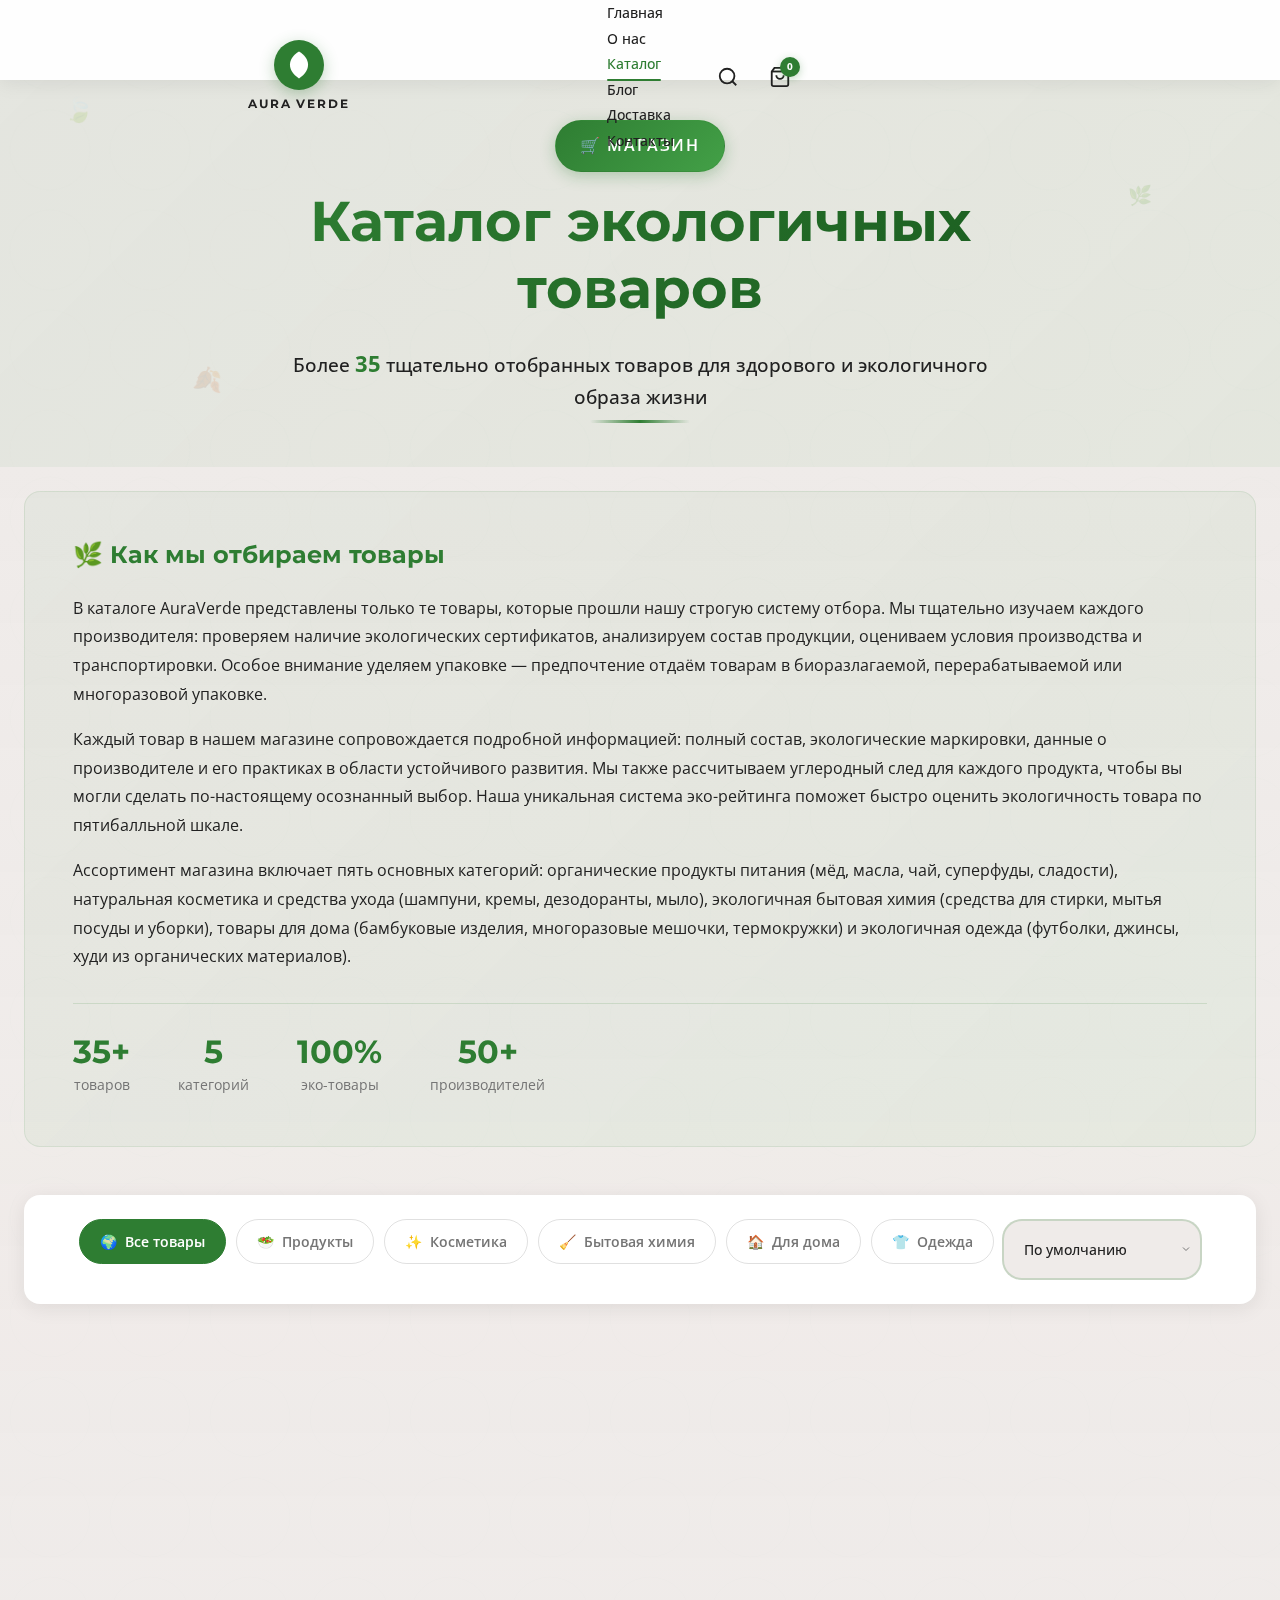
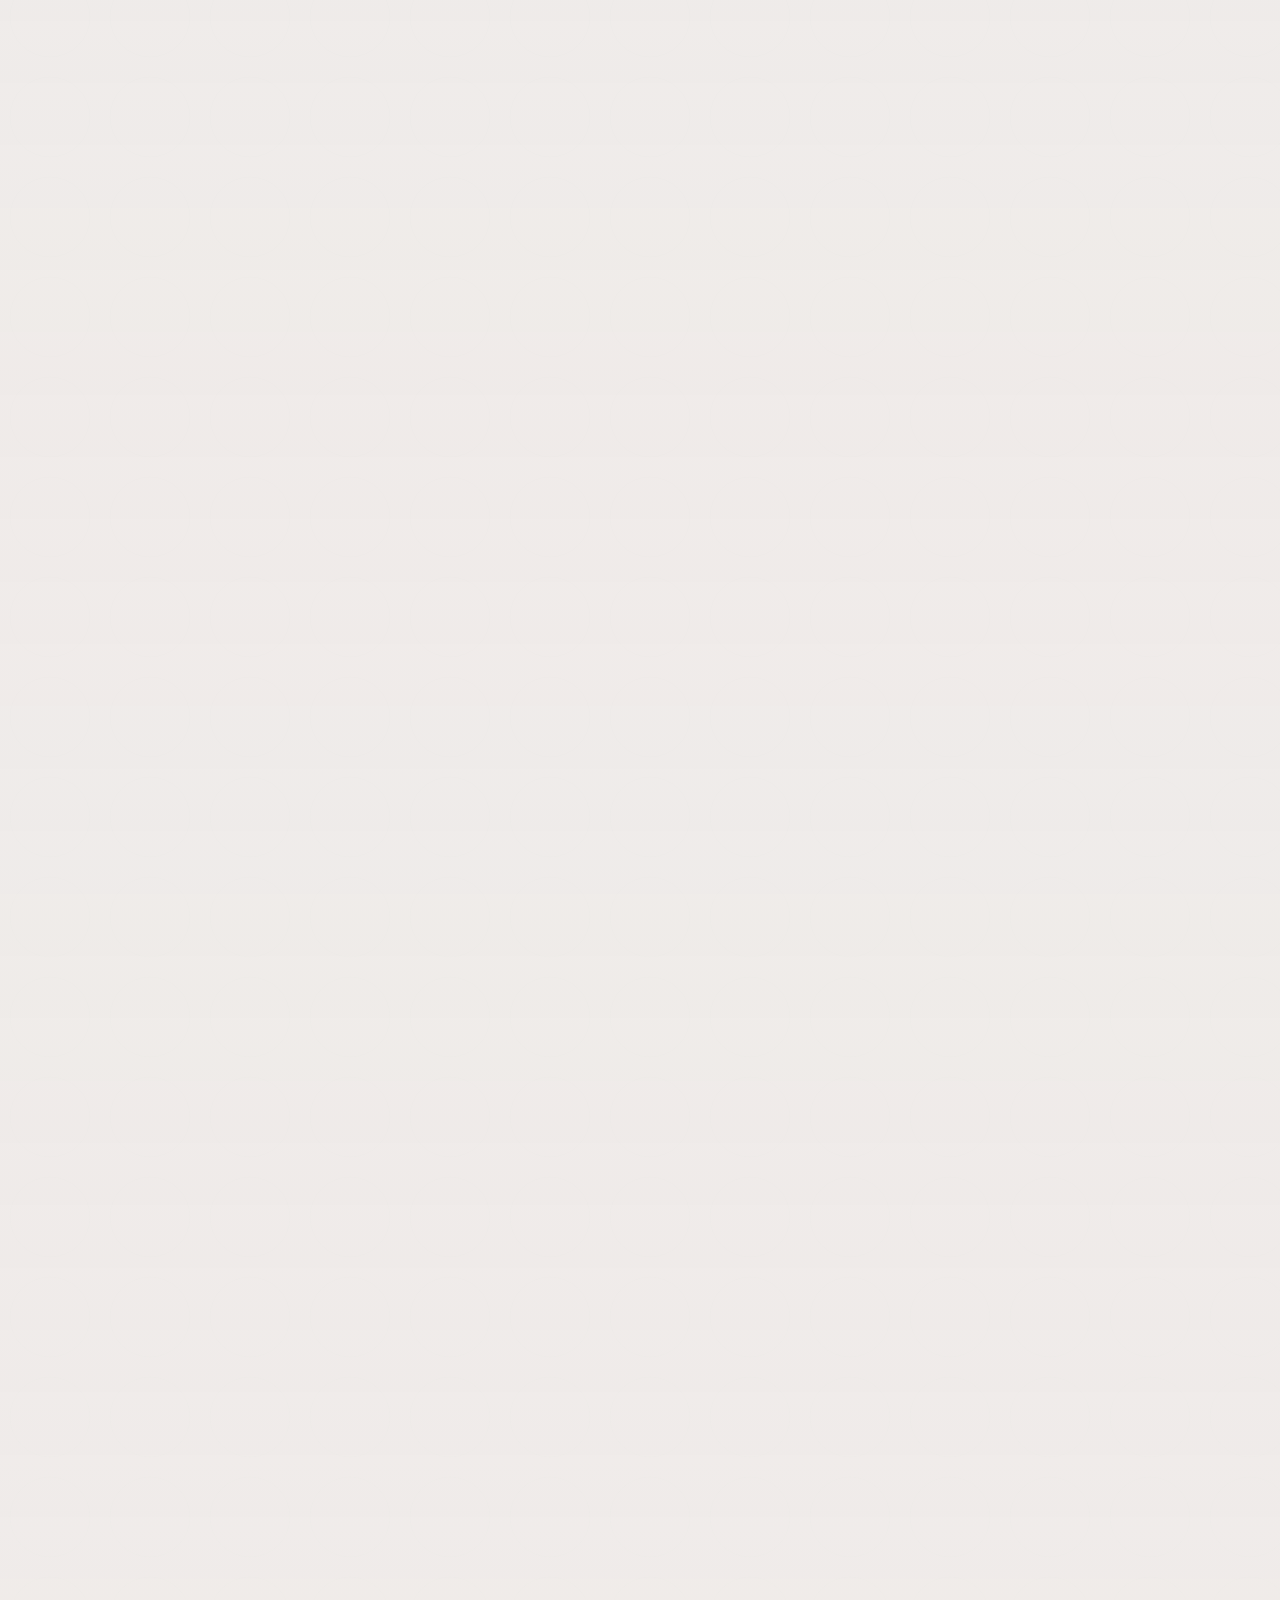
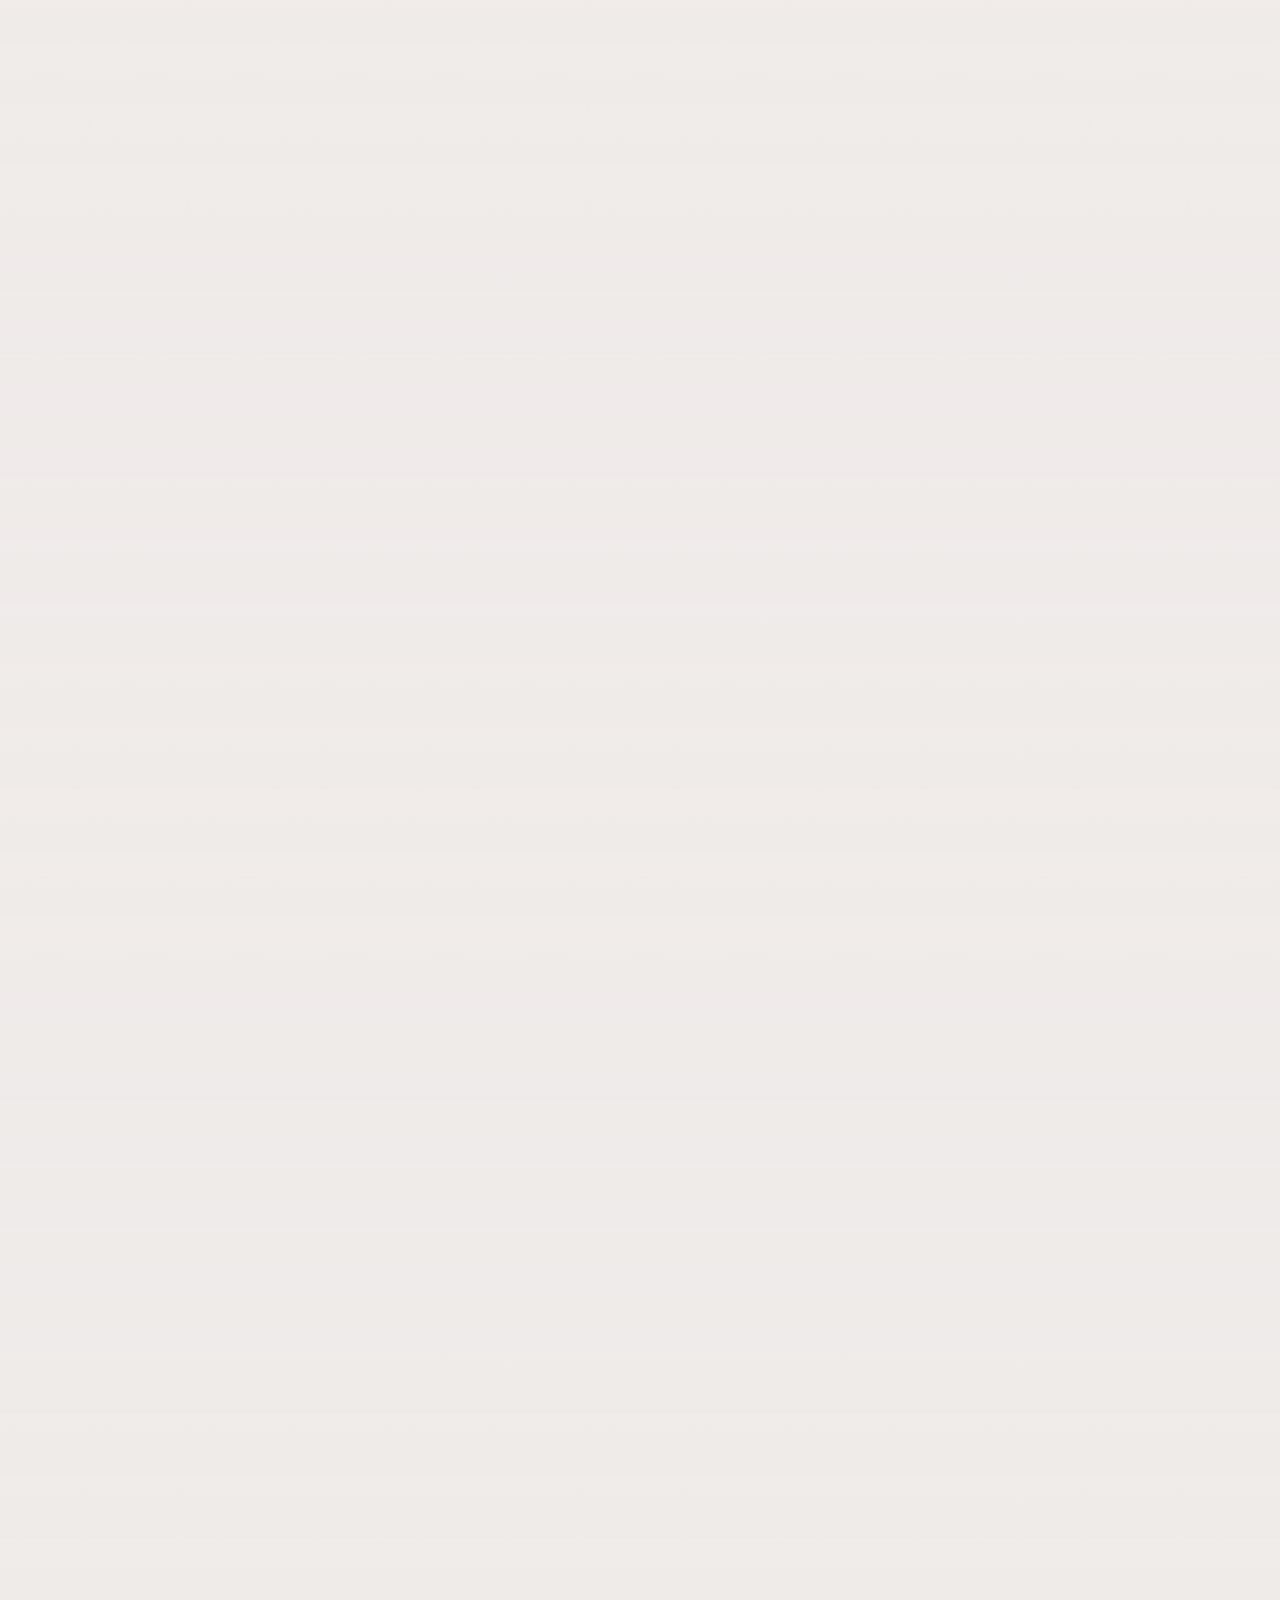
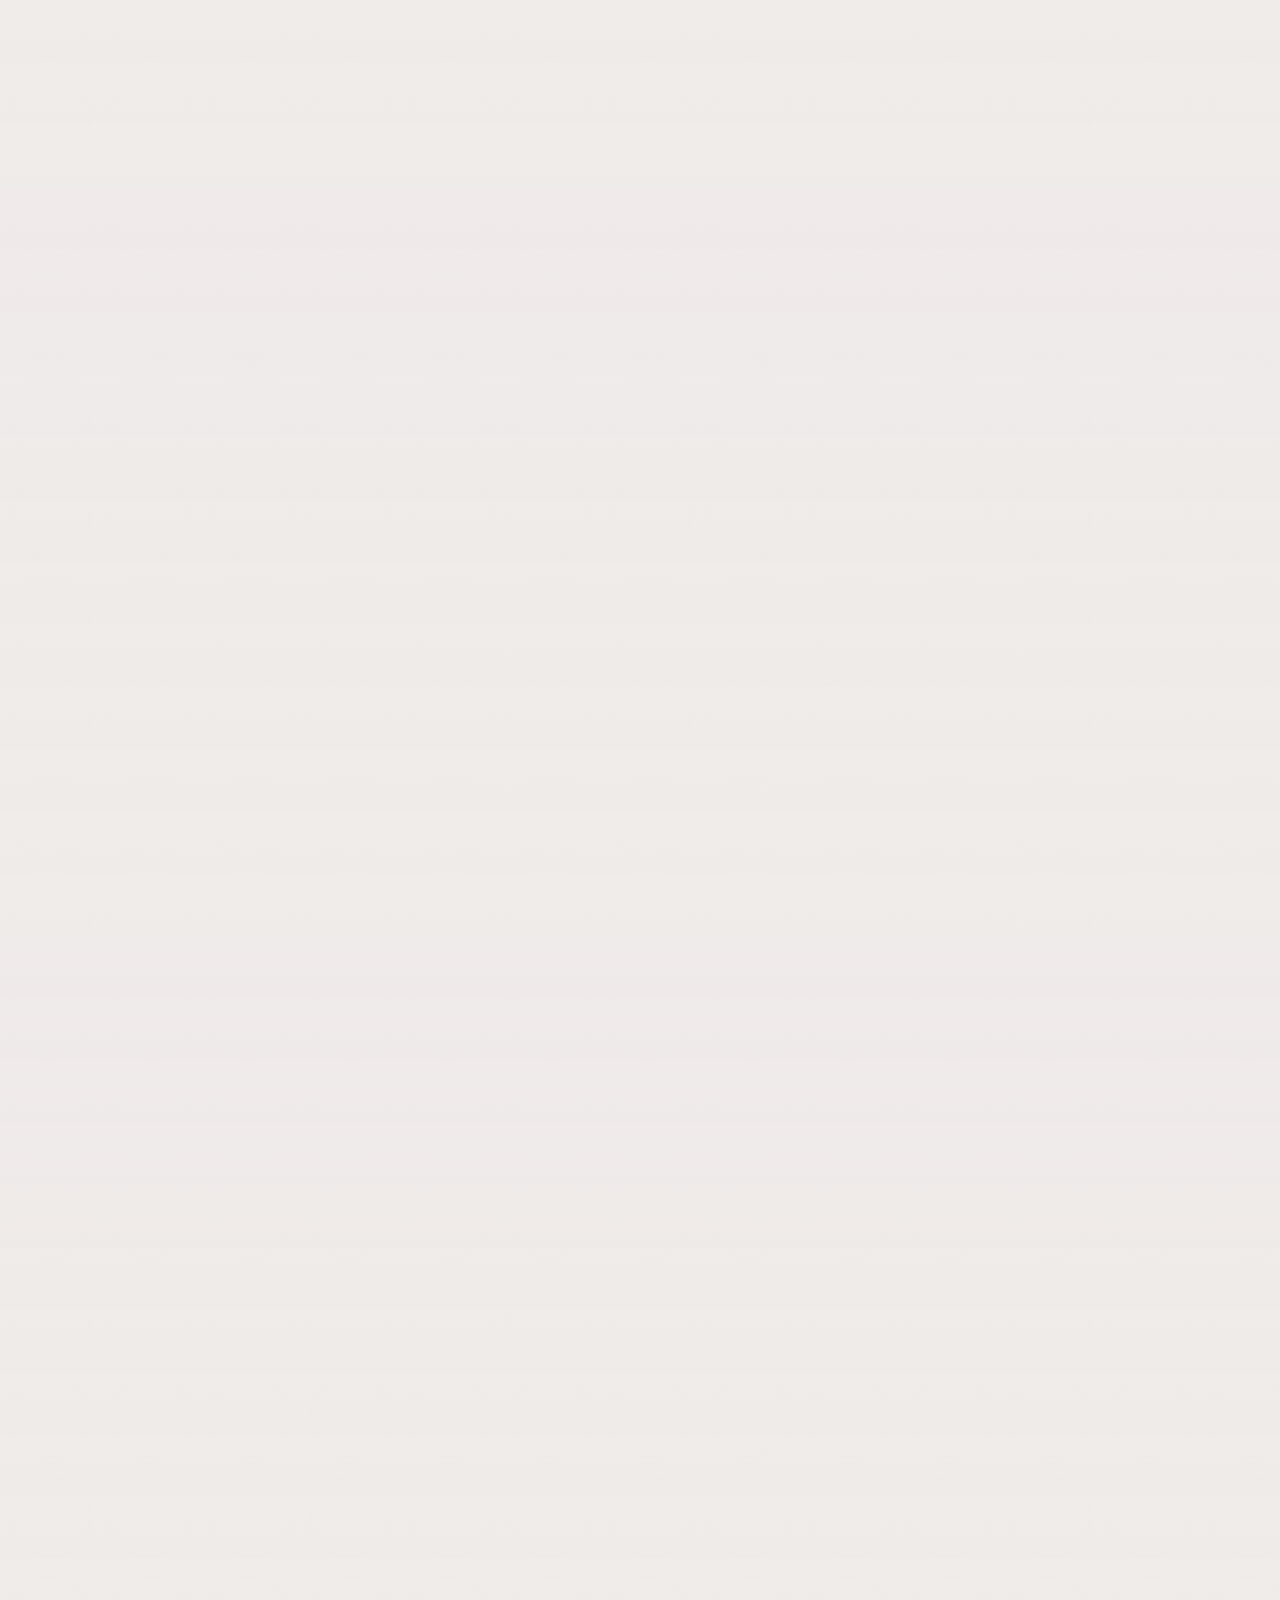
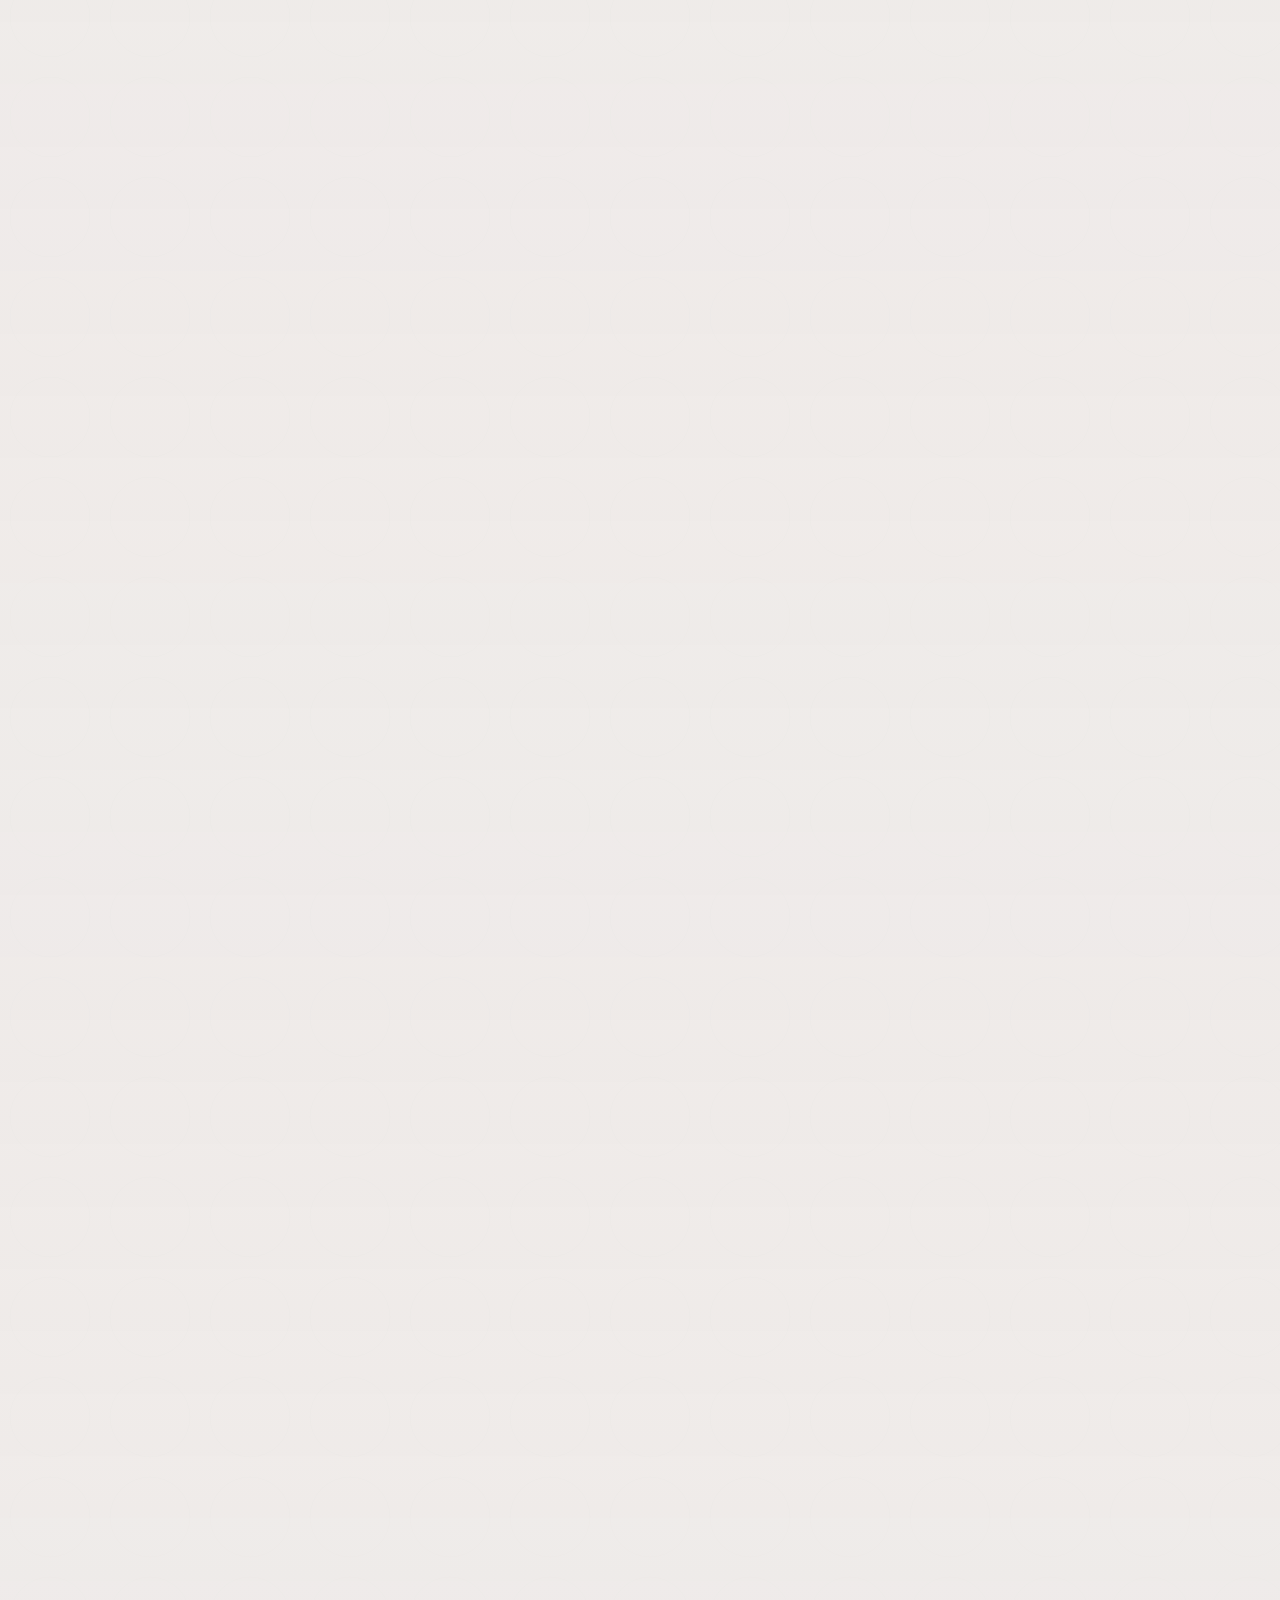
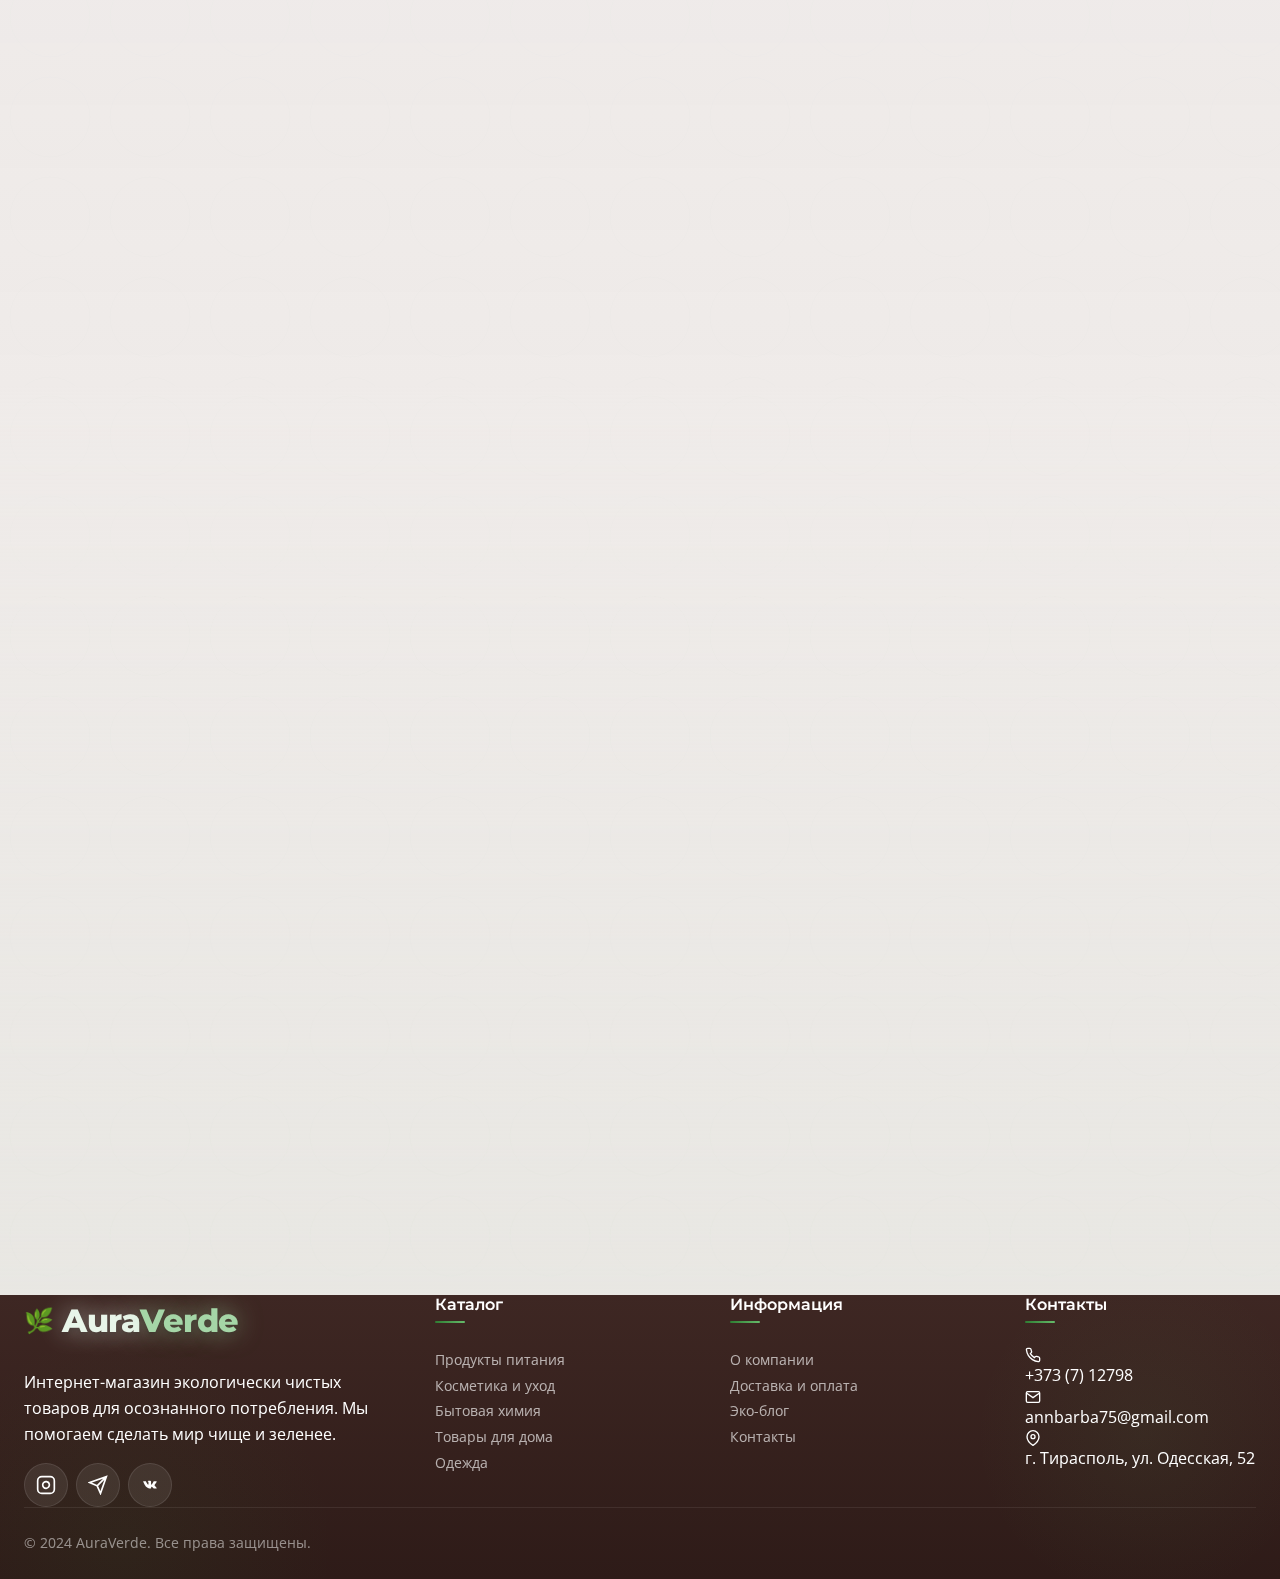
<file: catalog.html>
<!DOCTYPE html>
<html lang="ru">
<head>
    <meta charset="UTF-8">
    <meta name="viewport" content="width=device-width, initial-scale=1.0">
    <title>Каталог товаров — AuraVerde | Экологически чистые товары</title>
    <meta name="description" content="Каталог экологически чистых товаров AuraVerde: органические продукты питания, натуральная косметика, эко-бытовая химия, товары для дома и одежда.">
    <link rel="icon" type="image/png" sizes="32x32" href="images/free-icon-leaf-5806342.png">
    <link rel="icon" type="image/png" sizes="16x16" href="images/free-icon-leaf-5806342.png">
    <link rel="shortcut icon" type="image/png" href="images/free-icon-leaf-5806342.png">
    <link rel="apple-touch-icon" href="images/free-icon-leaf-5806342.png">
    <link rel="preconnect" href="https://fonts.googleapis.com">
    <link rel="preconnect" href="https://fonts.gstatic.com" crossorigin>
    <link href="https://fonts.googleapis.com/css2?family=Montserrat:wght@400;500;600;700&family=Open+Sans:wght@300;400;500;600;700&display=swap" rel="stylesheet">
    <link rel="stylesheet" href="css/main.css">
</head>
<body>
    <!-- Floating Nature Leaves -->
    <div class="floating-leaves" aria-hidden="true">
        <span class="floating-leaf floating-leaf--1">🍃</span>
        <span class="floating-leaf floating-leaf--2">🌿</span>
        <span class="floating-leaf floating-leaf--3">🍂</span>
        <span class="floating-leaf floating-leaf--4">🌱</span>
        <span class="floating-leaf floating-leaf--5">🍀</span>
    </div>

    <!-- Header -->
    <header class="header header--scrolled" id="header" role="banner">
        <div class="header__container container">
            <a href="index.html" class="header__logo" aria-label="AuraVerde - главная">
                <span class="header__logo-leaf-wrapper">
                    <svg viewBox="0 0 100 100" class="header__logo-animated-leaf">
                        <defs>
                            <linearGradient id="header-leaf-grad" x1="0%" y1="0%" x2="100%" y2="100%">
                                <stop offset="0%" stop-color="#A5D6A7"/>
                                <stop offset="30%" stop-color="#66BB6A"/>
                                <stop offset="70%" stop-color="#43A047"/>
                                <stop offset="100%" stop-color="#1B5E20"/>
                            </linearGradient>
                            <linearGradient id="header-leaf-vein" x1="50%" y1="0%" x2="50%" y2="100%">
                                <stop offset="0%" stop-color="#E8F5E9"/>
                                <stop offset="100%" stop-color="#81C784"/>
                            </linearGradient>
                        </defs>
                        <path d="M50 5 C15 25, 5 65, 50 95 C95 65, 85 25, 50 5" fill="url(#header-leaf-grad)"/>
                        <path d="M50 20 Q50 55, 50 88" fill="none" stroke="url(#header-leaf-vein)" stroke-width="3" stroke-linecap="round"/>
                        <path d="M50 35 Q35 40, 25 50" fill="none" stroke="rgba(255,255,255,0.5)" stroke-width="1.5" stroke-linecap="round"/>
                        <path d="M50 35 Q65 40, 75 50" fill="none" stroke="rgba(255,255,255,0.5)" stroke-width="1.5" stroke-linecap="round"/>
                        <path d="M50 50 Q38 55, 30 65" fill="none" stroke="rgba(255,255,255,0.4)" stroke-width="1.2" stroke-linecap="round"/>
                        <path d="M50 50 Q62 55, 70 65" fill="none" stroke="rgba(255,255,255,0.4)" stroke-width="1.2" stroke-linecap="round"/>
                    </svg>
                </span>
                <span class="header__logo-text">
                    <span class="header__logo-aura">Aura</span><span class="header__logo-verde">Verde</span>
                </span>
            </a>
            <nav class="header__nav" id="nav-menu" role="navigation" aria-label="Главное меню">
                <ul class="header__nav-list">
                    <li><a href="index.html" class="header__nav-link">Главная</a></li>
                    <li><a href="about.html" class="header__nav-link">О нас</a></li>
                    <li><a href="catalog.html" class="header__nav-link header__nav-link--active">Каталог</a></li>
                    <li><a href="blog.html" class="header__nav-link">Блог</a></li>
                    <li><a href="delivery.html" class="header__nav-link">Доставка</a></li>
                    <li><a href="contacts.html" class="header__nav-link">Контакты</a></li>
                </ul>
                <button class="header__nav-close" id="nav-close" aria-label="Закрыть меню">
                    <svg width="24" height="24" viewBox="0 0 24 24" fill="none" stroke="currentColor" stroke-width="2">
                        <line x1="18" y1="6" x2="6" y2="18"></line>
                        <line x1="6" y1="6" x2="18" y2="18"></line>
                    </svg>
                </button>
            </nav>
            <div class="header__actions">
                <button class="header__action-btn" id="search-btn" aria-label="Поиск">
                    <svg width="22" height="22" viewBox="0 0 24 24" fill="none" stroke="currentColor" stroke-width="2">
                        <circle cx="11" cy="11" r="8"></circle>
                        <path d="m21 21-4.35-4.35"></path>
                    </svg>
                </button>
                <a href="cart.html" class="header__action-btn" aria-label="Корзина">
                    <svg width="22" height="22" viewBox="0 0 24 24" fill="none" stroke="currentColor" stroke-width="2">
                        <path d="M6 2L3 6v14a2 2 0 0 0 2 2h14a2 2 0 0 0 2-2V6l-3-4z"></path>
                        <line x1="3" y1="6" x2="21" y2="6"></line>
                        <path d="M16 10a4 4 0 0 1-8 0"></path>
                    </svg>
                    <span class="header__cart-count" id="cart-count">0</span>
                </a>
                <button class="header__toggle" id="nav-toggle" aria-label="Открыть меню">
                    <svg width="24" height="24" viewBox="0 0 24 24" fill="none" stroke="currentColor" stroke-width="2">
                        <line x1="3" y1="6" x2="21" y2="6"></line>
                        <line x1="3" y1="12" x2="21" y2="12"></line>
                        <line x1="3" y1="18" x2="21" y2="18"></line>
                    </svg>
                </button>
            </div>
        </div>
    </header>

    <main>
        <!-- Hero Section -->
        <section class="section section--hero-inner" style="padding-top: 120px; padding-bottom: 30px; background: linear-gradient(135deg, rgba(46, 125, 50, 0.05) 0%, rgba(102, 187, 106, 0.08) 100%);">
            <div class="container">
                <div class="section__header" style="text-align: center; margin-bottom: var(--spacing-lg);">
                    <span class="section__badge" style="display: inline-flex; align-items: center; gap: 8px; padding: 12px 24px; background: linear-gradient(135deg, var(--color-primary) 0%, #43A047 100%); color: white; font-size: 1rem; font-weight: 600; border-radius: 50px; box-shadow: 0 4px 15px rgba(46, 125, 50, 0.3); margin-bottom: var(--spacing-md);">🛒 Магазин</span>
                    <h1 class="section__title" style="font-size: clamp(2.5rem, 5vw, 3.5rem); font-weight: 700; background: linear-gradient(135deg, var(--color-primary) 0%, #1B5E20 100%); -webkit-background-clip: text; -webkit-text-fill-color: transparent; background-clip: text; margin-bottom: var(--spacing-lg); line-height: 1.2;">Каталог экологичных товаров</h1>
                    <p class="catalog-subtitle" style="max-width: 750px; margin: 0 auto; font-size: 1.2rem; font-weight: 500; color: var(--color-text); line-height: 1.6; animation: subtitleGlow 3s ease-in-out infinite;">
                        Более <span style="color: var(--color-primary); font-weight: 700; font-size: 1.4rem;">35</span> тщательно отобранных товаров для здорового и экологичного образа жизни
                    </p>
                </div>
            </div>
            <style>
                @keyframes subtitleGlow {
                    0%, 100% { opacity: 0.9; transform: translateY(0); }
                    50% { opacity: 1; transform: translateY(-3px); }
                }
                .catalog-subtitle {
                    position: relative;
                }
                .catalog-subtitle::before {
                    content: '';
                    position: absolute;
                    bottom: -10px;
                    left: 50%;
                    transform: translateX(-50%);
                    width: 100px;
                    height: 3px;
                    background: linear-gradient(90deg, transparent, var(--color-primary), transparent);
                    border-radius: 2px;
                    animation: lineGlow 2s ease-in-out infinite;
                }
                @keyframes lineGlow {
                    0%, 100% { width: 100px; opacity: 0.5; }
                    50% { width: 200px; opacity: 1; }
                }
            </style>
        </section>

        <!-- Catalog Section -->
        <section class="section section--catalog" id="catalog" style="padding-top: var(--spacing-lg);">
            <div class="container">
                <!-- Описание каталога -->
                <div class="about-story animate-in" style="margin-bottom: var(--spacing-2xl);">
                    <h2 class="about-story__title">🌿 Как мы отбираем товары</h2>
                    <p class="about-story__text">
                        В каталоге AuraVerde представлены только те товары, которые прошли нашу строгую систему отбора. Мы тщательно изучаем каждого производителя: проверяем наличие экологических сертификатов, анализируем состав продукции, оцениваем условия производства и транспортировки. Особое внимание уделяем упаковке — предпочтение отдаём товарам в биоразлагаемой, перерабатываемой или многоразовой упаковке.
                    </p>
                    <p class="about-story__text">
                        Каждый товар в нашем магазине сопровождается подробной информацией: полный состав, экологические маркировки, данные о производителе и его практиках в области устойчивого развития. Мы также рассчитываем углеродный след для каждого продукта, чтобы вы могли сделать по-настоящему осознанный выбор. Наша уникальная система эко-рейтинга поможет быстро оценить экологичность товара по пятибалльной шкале.
                    </p>
                    <p class="about-story__text">
                        Ассортимент магазина включает пять основных категорий: органические продукты питания (мёд, масла, чай, суперфуды, сладости), натуральная косметика и средства ухода (шампуни, кремы, дезодоранты, мыло), экологичная бытовая химия (средства для стирки, мытья посуды и уборки), товары для дома (бамбуковые изделия, многоразовые мешочки, термокружки) и экологичная одежда (футболки, джинсы, худи из органических материалов).
                    </p>
                    <div class="about-story__stats">
                        <div class="about-story__stat">
                            <span class="about-story__stat-number">35+</span>
                            <span class="about-story__stat-label">товаров</span>
                        </div>
                        <div class="about-story__stat">
                            <span class="about-story__stat-number">5</span>
                            <span class="about-story__stat-label">категорий</span>
                        </div>
                        <div class="about-story__stat">
                            <span class="about-story__stat-number">100%</span>
                            <span class="about-story__stat-label">эко-товары</span>
                        </div>
                        <div class="about-story__stat">
                            <span class="about-story__stat-number">50+</span>
                            <span class="about-story__stat-label">производителей</span>
                        </div>
                    </div>
                </div>

                <!-- Filter - перед товарами -->
                <div class="filter animate-in" id="filter" style="margin-bottom: var(--spacing-xl); padding: var(--spacing-lg); background: white; border-radius: var(--radius-xl); box-shadow: 0 4px 20px rgba(0,0,0,0.08);">
                    <div class="filter__group filter__group--categories" style="display: flex; flex-wrap: wrap; gap: 10px; justify-content: center; margin-bottom: var(--spacing-md);">
                        <button class="filter__btn filter__btn--active" data-category="all" style="padding: 12px 20px; border-radius: 25px; font-weight: 600; transition: all 0.3s ease;">
                            <span class="filter__btn-icon">🌍</span>
                            <span class="filter__btn-text">Все товары</span>
                        </button>
                        <button class="filter__btn" data-category="food" style="padding: 12px 20px; border-radius: 25px; font-weight: 600; transition: all 0.3s ease;">
                            <span class="filter__btn-icon">🥗</span>
                            <span class="filter__btn-text">Продукты</span>
                        </button>
                        <button class="filter__btn" data-category="cosmetics" style="padding: 12px 20px; border-radius: 25px; font-weight: 600; transition: all 0.3s ease;">
                            <span class="filter__btn-icon">✨</span>
                            <span class="filter__btn-text">Косметика</span>
                        </button>
                        <button class="filter__btn" data-category="household" style="padding: 12px 20px; border-radius: 25px; font-weight: 600; transition: all 0.3s ease;">
                            <span class="filter__btn-icon">🧹</span>
                            <span class="filter__btn-text">Бытовая химия</span>
                        </button>
                        <button class="filter__btn" data-category="home" style="padding: 12px 20px; border-radius: 25px; font-weight: 600; transition: all 0.3s ease;">
                            <span class="filter__btn-icon">🏠</span>
                            <span class="filter__btn-text">Для дома</span>
                        </button>
                        <button class="filter__btn" data-category="clothes" style="padding: 12px 20px; border-radius: 25px; font-weight: 600; transition: all 0.3s ease;">
                            <span class="filter__btn-icon">👕</span>
                            <span class="filter__btn-text">Одежда</span>
                        </button>
                    </div>
                    
                    <div class="filter__group filter__group--sort" style="display: flex; justify-content: center;">
                        <select class="filter__select" id="sort-select" aria-label="Сортировка" style="padding: 10px 20px; border-radius: 20px; border: 2px solid rgba(46, 125, 50, 0.2); font-weight: 500;">
                            <option value="default">По умолчанию</option>
                            <option value="price-asc">Цена: по возрастанию</option>
                            <option value="price-desc">Цена: по убыванию</option>
                            <option value="rating">По рейтингу</option>
                            <option value="eco">По эко-рейтингу</option>
                        </select>
                    </div>
                </div>

                <!-- Products Grid -->
                <div class="catalog__grid" id="products-grid">
                    <!-- Products will be rendered by JavaScript -->
                </div>
                
                <!-- Load More Button -->
                <div class="catalog__actions" style="text-align: center; margin-top: var(--spacing-2xl);">
                    <button class="btn btn--outline" id="load-more-btn" style="display: none;">
                        Показать ещё
                        <svg width="20" height="20" viewBox="0 0 24 24" fill="none" stroke="currentColor" stroke-width="2">
                            <path d="M6 9l6 6 6-6"/>
                        </svg>
                    </button>
                </div>
            </div>
        </section>

        <!-- Categories Description с красивой анимацией -->
        <section class="section categories-section" style="background: linear-gradient(180deg, var(--color-bg) 0%, rgba(46, 125, 50, 0.03) 100%); padding: var(--spacing-3xl) 0;">
            <div class="container">
                <div class="section__header" style="text-align: center; margin-bottom: var(--spacing-2xl);">
                    <span class="section__badge" style="display: inline-flex; align-items: center; gap: 8px; padding: 10px 20px; background: linear-gradient(135deg, #43A047 0%, #2E7D32 100%); color: white; font-size: 0.9rem; font-weight: 600; border-radius: 50px; margin-bottom: var(--spacing-md);">📂 Категории</span>
                    <h2 class="section__title" style="font-size: clamp(2rem, 4vw, 2.8rem); font-weight: 700; color: var(--color-text); margin-bottom: var(--spacing-sm);">Наши категории</h2>
                    <p style="color: var(--color-text-light); font-size: 1.1rem;">Выберите интересующую категорию для просмотра товаров</p>
                </div>
                <div class="categories__grid" style="display: grid; grid-template-columns: repeat(3, 1fr); gap: 20px;">
                    <!-- Продукты питания - большая карточка -->
                    <a href="category-food.html" class="category-card category-card--large category-card--animated" style="grid-column: span 1; grid-row: span 2; background: linear-gradient(135deg, rgba(139, 195, 74, 0.15) 0%, rgba(76, 175, 80, 0.25) 100%); border-radius: var(--radius-xl); padding: var(--spacing-xl); text-decoration: none; position: relative; overflow: hidden; transition: all 0.4s cubic-bezier(0.4, 0, 0.2, 1); display: flex; flex-direction: column; justify-content: center;">
                        <div class="category-card__bg-icon" style="position: absolute; right: -30px; bottom: -30px; font-size: 150px; opacity: 0.1; transition: all 0.4s ease;">🥗</div>
                        <div class="category-card__content" style="position: relative; z-index: 1;">
                            <span class="category-card__icon" style="font-size: 4rem; display: block; margin-bottom: var(--spacing-md); filter: drop-shadow(0 4px 8px rgba(0,0,0,0.1)); animation: iconBounce 2s ease-in-out infinite;">🥗</span>
                            <h3 class="category-card__title" style="font-size: 1.5rem; font-weight: 700; color: var(--color-text); margin-bottom: var(--spacing-sm);">Продукты питания</h3>
                            <p class="category-card__text" style="color: var(--color-text-light); font-size: 1rem; line-height: 1.6; margin-bottom: var(--spacing-md);">Органические продукты от проверенных производителей: мёд, масла, чай, суперфуды, сладости.</p>
                            <span class="category-card__count" style="display: inline-flex; align-items: center; gap: 5px; background: rgba(76, 175, 80, 0.2); color: var(--color-primary); padding: 8px 16px; border-radius: 20px; font-weight: 600; font-size: 0.9rem;">17 товаров →</span>
                        </div>
                    </a>
                    <!-- Косметика -->
                    <a href="category-cosmetics.html" class="category-card category-card--animated" style="background: linear-gradient(135deg, rgba(233, 30, 99, 0.12) 0%, rgba(156, 39, 176, 0.18) 100%); border-radius: var(--radius-xl); padding: var(--spacing-lg); text-decoration: none; position: relative; overflow: hidden; transition: all 0.4s cubic-bezier(0.4, 0, 0.2, 1);">
                        <div class="category-card__bg-icon" style="position: absolute; right: -20px; bottom: -20px; font-size: 100px; opacity: 0.1; transition: all 0.4s ease;">✨</div>
                        <div class="category-card__content" style="position: relative; z-index: 1;">
                            <span class="category-card__icon" style="font-size: 3rem; display: block; margin-bottom: var(--spacing-sm); animation: iconBounce 2s ease-in-out infinite 0.2s;">✨</span>
                            <h3 class="category-card__title" style="font-size: 1.3rem; font-weight: 700; color: var(--color-text); margin-bottom: var(--spacing-xs);">Косметика</h3>
                            <p class="category-card__text" style="color: var(--color-text-light); font-size: 0.95rem; margin-bottom: var(--spacing-sm);">Натуральная косметика без парабенов и SLS</p>
                            <span class="category-card__count" style="display: inline-flex; align-items: center; gap: 5px; background: rgba(156, 39, 176, 0.15); color: #9C27B0; padding: 6px 14px; border-radius: 20px; font-weight: 600; font-size: 0.85rem;">11 товаров →</span>
                        </div>
                    </a>
                    <!-- Бытовая химия -->
                    <a href="category-household.html" class="category-card category-card--animated" style="background: linear-gradient(135deg, rgba(33, 150, 243, 0.12) 0%, rgba(3, 169, 244, 0.18) 100%); border-radius: var(--radius-xl); padding: var(--spacing-lg); text-decoration: none; position: relative; overflow: hidden; transition: all 0.4s cubic-bezier(0.4, 0, 0.2, 1);">
                        <div class="category-card__bg-icon" style="position: absolute; right: -20px; bottom: -20px; font-size: 100px; opacity: 0.1; transition: all 0.4s ease;">🧹</div>
                        <div class="category-card__content" style="position: relative; z-index: 1;">
                            <span class="category-card__icon" style="font-size: 3rem; display: block; margin-bottom: var(--spacing-sm); animation: iconBounce 2s ease-in-out infinite 0.4s;">🧹</span>
                            <h3 class="category-card__title" style="font-size: 1.3rem; font-weight: 700; color: var(--color-text); margin-bottom: var(--spacing-xs);">Бытовая химия</h3>
                            <p class="category-card__text" style="color: var(--color-text-light); font-size: 0.95rem; margin-bottom: var(--spacing-sm);">Эко-средства для дома без вредных химикатов</p>
                            <span class="category-card__count" style="display: inline-flex; align-items: center; gap: 5px; background: rgba(3, 169, 244, 0.15); color: #03A9F4; padding: 6px 14px; border-radius: 20px; font-weight: 600; font-size: 0.85rem;">7 товаров →</span>
                        </div>
                    </a>
                    <!-- Одежда - под "Бытовая химия" (колонка 3) -->
                    <a href="category-clothes.html" class="category-card category-card--animated" style="grid-column: 3; grid-row: 2; background: linear-gradient(135deg, rgba(96, 125, 139, 0.12) 0%, rgba(69, 90, 100, 0.18) 100%); border-radius: var(--radius-xl); padding: var(--spacing-lg); text-decoration: none; position: relative; overflow: hidden; transition: all 0.4s cubic-bezier(0.4, 0, 0.2, 1);">
                        <div class="category-card__bg-icon" style="position: absolute; right: -20px; bottom: -20px; font-size: 100px; opacity: 0.1; transition: all 0.4s ease;">👕</div>
                        <div class="category-card__content" style="position: relative; z-index: 1;">
                            <span class="category-card__icon" style="font-size: 3rem; display: block; margin-bottom: var(--spacing-sm); animation: iconBounce 2s ease-in-out infinite 0.6s;">👕</span>
                            <h3 class="category-card__title" style="font-size: 1.3rem; font-weight: 700; color: var(--color-text); margin-bottom: var(--spacing-xs);">Одежда</h3>
                            <p class="category-card__text" style="color: var(--color-text-light); font-size: 0.95rem; margin-bottom: var(--spacing-sm);">Экологичная одежда из органических материалов</p>
                            <span class="category-card__count" style="display: inline-flex; align-items: center; gap: 5px; background: rgba(96, 125, 139, 0.15); color: #607D8B; padding: 6px 14px; border-radius: 20px; font-weight: 600; font-size: 0.85rem;">5 товаров →</span>
                        </div>
                    </a>
                    <!-- Для дома - под "Косметика" (колонка 2) -->
                    <a href="category-home.html" class="category-card category-card--animated" style="grid-column: 2; grid-row: 2; background: linear-gradient(135deg, rgba(255, 152, 0, 0.12) 0%, rgba(255, 193, 7, 0.18) 100%); border-radius: var(--radius-xl); padding: var(--spacing-lg); text-decoration: none; position: relative; overflow: hidden; transition: all 0.4s cubic-bezier(0.4, 0, 0.2, 1);">
                        <div class="category-card__bg-icon" style="position: absolute; right: -20px; bottom: -20px; font-size: 100px; opacity: 0.1; transition: all 0.4s ease;">🏠</div>
                        <div class="category-card__content" style="position: relative; z-index: 1;">
                            <span class="category-card__icon" style="font-size: 3rem; display: block; margin-bottom: var(--spacing-sm); animation: iconBounce 2s ease-in-out infinite 0.8s;">🏠</span>
                            <h3 class="category-card__title" style="font-size: 1.3rem; font-weight: 700; color: var(--color-text); margin-bottom: var(--spacing-xs);">Для дома</h3>
                            <p class="category-card__text" style="color: var(--color-text-light); font-size: 0.95rem; margin-bottom: var(--spacing-sm);">Многоразовые и биоразлагаемые товары</p>
                            <span class="category-card__count" style="display: inline-flex; align-items: center; gap: 5px; background: rgba(255, 152, 0, 0.15); color: #FF9800; padding: 6px 14px; border-radius: 20px; font-weight: 600; font-size: 0.85rem;">5 товаров →</span>
                        </div>
                    </a>
                </div>
            </div>
            <style>
                @keyframes iconBounce {
                    0%, 100% { transform: translateY(0) scale(1); }
                    50% { transform: translateY(-8px) scale(1.05); }
                }
                .category-card--animated:hover {
                    transform: translateY(-8px) scale(1.02);
                    box-shadow: 0 20px 40px rgba(0,0,0,0.15);
                }
                .category-card--animated:hover .category-card__bg-icon {
                    transform: scale(1.2) rotate(10deg);
                    opacity: 0.15;
                }
                .category-card--animated:hover .category-card__icon {
                    animation-play-state: paused;
                    transform: scale(1.15);
                }
                @media (max-width: 992px) {
                    .categories__grid {
                        grid-template-columns: repeat(2, 1fr) !important;
                    }
                    .category-card--large {
                        grid-column: span 1 !important;
                        grid-row: span 1 !important;
                    }
                }
                @media (max-width: 576px) {
                    .categories__grid {
                        grid-template-columns: 1fr !important;
                    }
                }
            </style>
        </section>
    </main>

    <!-- Cart Sidebar -->
    <aside class="cart" id="cart-sidebar" aria-label="Корзина">
        <div class="cart__header">
            <h2 class="cart__title">
                <svg width="24" height="24" viewBox="0 0 24 24" fill="none" stroke="currentColor" stroke-width="2">
                    <path d="M6 2L3 6v14a2 2 0 0 0 2 2h14a2 2 0 0 0 2-2V6l-3-4z"></path>
                    <line x1="3" y1="6" x2="21" y2="6"></line>
                    <path d="M16 10a4 4 0 0 1-8 0"></path>
                </svg>
                Корзина
            </h2>
            <button class="cart__close" id="cart-close" aria-label="Закрыть корзину">
                <svg width="24" height="24" viewBox="0 0 24 24" fill="none" stroke="currentColor" stroke-width="2">
                    <line x1="18" y1="6" x2="6" y2="18"></line>
                    <line x1="6" y1="6" x2="18" y2="18"></line>
                </svg>
            </button>
        </div>
        <div class="cart__items" id="cart-items"></div>
        <div class="cart__footer" id="cart-footer" style="display: none;">
            <div class="cart__eco-impact" id="cart-eco-impact"></div>
            <div class="cart__total">
                <span>Итого:</span>
                <span class="cart__total-price" id="cart-total">0 ₽</span>
            </div>
            <button class="btn btn--primary btn--full" id="checkout-btn">
                Оформить заказ
                <svg width="20" height="20" viewBox="0 0 24 24" fill="none" stroke="currentColor" stroke-width="2">
                    <path d="M5 12h14M12 5l7 7-7 7"/>
                </svg>
            </button>
        </div>
    </aside>

    <!-- Overlay -->
    <div class="overlay" id="overlay"></div>

    <!-- Footer -->
    <footer class="footer">
        <div class="container">
            <div class="footer__grid">
                <div class="footer__column footer__column--brand animate-in">
                    <a href="index.html" class="footer__logo">
                        <span class="footer__logo-leaf">🌿</span>
                        <span class="footer__logo-text">
                            <span class="footer__logo-aura">Aura</span><span class="footer__logo-verde">Verde</span>
                        </span>
                    </a>
                    <p class="footer__description">
                        Интернет-магазин экологически чистых товаров для осознанного потребления. 
                        Мы помогаем сделать мир чище и зеленее.
                    </p>
                    <div class="footer__social">
                        <a href="#" class="footer__social-link" aria-label="Instagram">
                            <svg width="20" height="20" viewBox="0 0 24 24" fill="none" stroke="currentColor" stroke-width="2">
                                <rect x="2" y="2" width="20" height="20" rx="5" ry="5"/>
                                <path d="M16 11.37A4 4 0 1 1 12.63 8 4 4 0 0 1 16 11.37z"/>
                                <line x1="17.5" y1="6.5" x2="17.51" y2="6.5"/>
                            </svg>
                        </a>
                        <a href="#" class="footer__social-link" aria-label="Telegram">
                            <svg width="20" height="20" viewBox="0 0 24 24" fill="none" stroke="currentColor" stroke-width="2">
                                <path d="M22 2L11 13M22 2l-7 20-4-9-9-4 20-7z"/>
                            </svg>
                        </a>
                        <a href="#" class="footer__social-link" aria-label="VK">
                            <svg width="20" height="20" viewBox="0 0 24 24" fill="currentColor">
                                <path d="M12.785 16.241s.288-.032.436-.194c.136-.148.132-.427.132-.427s-.02-1.304.576-1.496c.59-.19 1.347 1.26 2.151 1.818.608.42 1.07.328 1.07.328l2.15-.03s1.124-.07.591-.964c-.044-.073-.312-.659-1.607-1.864-1.355-1.262-1.174-1.057.458-3.24.994-1.328 1.391-2.14 1.267-2.488-.119-.333-.853-.245-.853-.245l-2.42.015s-.18-.024-.313.056c-.131.079-.216.262-.216.262s-.387 1.044-.903 1.932c-1.088 1.873-1.524 1.972-1.701 1.856-.413-.271-.31-1.089-.31-1.67 0-1.816.271-2.574-.527-2.77-.265-.065-.46-.108-1.138-.115-.87-.009-1.606.003-2.023.21-.278.138-.492.446-.362.463.161.021.526.1.72.366.249.344.24 1.115.24 1.115s.143 2.14-.334 2.404c-.328.182-.778-.189-1.744-1.888-.494-.869-.868-1.83-.868-1.83s-.072-.178-.2-.274c-.155-.116-.373-.153-.373-.153l-2.3.015s-.346.01-.473.162c-.113.135-.009.414-.009.414s1.817 4.307 3.876 6.477c1.888 1.99 4.031 1.859 4.031 1.859h.973z"/>
                            </svg>
                        </a>
                    </div>
                </div>
                <div class="footer__column animate-in">
                    <h4 class="footer__title">Каталог</h4>
                    <ul class="footer__links">
                        <li><a href="catalog.html">Продукты питания</a></li>
                        <li><a href="catalog.html">Косметика и уход</a></li>
                        <li><a href="catalog.html">Бытовая химия</a></li>
                        <li><a href="catalog.html">Товары для дома</a></li>
                        <li><a href="catalog.html">Одежда</a></li>
                    </ul>
                </div>
                <div class="footer__column animate-in">
                    <h4 class="footer__title">Информация</h4>
                    <ul class="footer__links">
                        <li><a href="about.html">О компании</a></li>
                        <li><a href="delivery.html">Доставка и оплата</a></li>
                        <li><a href="blog.html">Эко-блог</a></li>
                        <li><a href="contacts.html">Контакты</a></li>
                    </ul>
                </div>
                <div class="footer__column animate-in">
                    <h4 class="footer__title">Контакты</h4>
                    <ul class="footer__contacts">
                        <li>
                            <svg width="16" height="16" viewBox="0 0 24 24" fill="none" stroke="currentColor" stroke-width="2">
                                <path d="M22 16.92v3a2 2 0 0 1-2.18 2 19.79 19.79 0 0 1-8.63-3.07 19.5 19.5 0 0 1-6-6 19.79 19.79 0 0 1-3.07-8.67A2 2 0 0 1 4.11 2h3a2 2 0 0 1 2 1.72c.127.96.362 1.903.7 2.81a2 2 0 0 1-.45 2.11L8.09 9.91a16 16 0 0 0 6 6l1.27-1.27a2 2 0 0 1 2.11-.45c.907.338 1.85.573 2.81.7A2 2 0 0 1 22 16.92z"/>
                            </svg>
                            <a href="tel:+373712798">+373 (7) 12798</a>
                        </li>
                        <li>
                            <svg width="16" height="16" viewBox="0 0 24 24" fill="none" stroke="currentColor" stroke-width="2">
                                <path d="M4 4h16c1.1 0 2 .9 2 2v12c0 1.1-.9 2-2 2H4c-1.1 0-2-.9-2-2V6c0-1.1.9-2 2-2z"/>
                                <polyline points="22,6 12,13 2,6"/>
                            </svg>
                            <a href="mailto:annbarba75@gmail.com">annbarba75@gmail.com</a>
                        </li>
                        <li>
                            <svg width="16" height="16" viewBox="0 0 24 24" fill="none" stroke="currentColor" stroke-width="2">
                                <path d="M21 10c0 7-9 13-9 13s-9-6-9-13a9 9 0 0 1 18 0z"/>
                                <circle cx="12" cy="10" r="3"/>
                            </svg>
                            <span>г. Тирасполь, ул. Одесская, 52</span>
                        </li>
                    </ul>
                </div>
            </div>
            <div class="footer__bottom">
                <p class="footer__copyright">© 2024 AuraVerde. Все права защищены.</p>
            </div>
        </div>
    </footer>

    <!-- Back to Top Button -->
    <button class="back-to-top" id="back-to-top" aria-label="Наверх">
        <svg width="24" height="24" viewBox="0 0 24 24" fill="none" stroke="currentColor" stroke-width="2">
            <path d="M18 15l-6-6-6 6"/>
        </svg>
    </button>

    <!-- Quick View Modal -->
    <div class="modal" id="quick-view-modal" role="dialog" aria-labelledby="quick-view-title" aria-modal="true">
        <div class="modal__backdrop" id="quick-view-backdrop"></div>
        <div class="modal__content modal__content--product">
            <button class="modal__close" id="quick-view-close" aria-label="Закрыть">
                <svg width="24" height="24" viewBox="0 0 24 24" fill="none" stroke="currentColor" stroke-width="2">
                    <line x1="18" y1="6" x2="6" y2="18"></line>
                    <line x1="6" y1="6" x2="18" y2="18"></line>
                </svg>
            </button>
            <div class="modal__product">
                <div class="modal__product-image" id="quick-view-image">🍯</div>
                <div class="modal__product-info">
                    <span class="modal__product-category" id="quick-view-category">Категория</span>
                    <h2 class="modal__product-title" id="quick-view-title">Название товара</h2>
                    <div class="modal__product-price" id="quick-view-price">0 ₽</div>
                    <p class="modal__product-description" id="quick-view-description">Описание товара</p>
                    
                    <div class="modal__product-eco">
                        <h4>Эко-рейтинг</h4>
                        <div class="modal__product-eco-rating" id="quick-view-eco-rating"></div>
                    </div>
                    
                    <div class="modal__product-certificates">
                        <h4>Сертификаты</h4>
                        <div class="modal__product-certificates-list" id="quick-view-certificates"></div>
                    </div>
                    
                    <div class="modal__product-markers">
                        <h4>Эко-маркеры</h4>
                        <div class="modal__product-markers-list" id="quick-view-markers"></div>
                    </div>
                    
                    <div class="modal__product-manufacturer">
                        <h4>Производитель</h4>
                        <div class="modal__product-manufacturer-info">
                            <span id="quick-view-manufacturer-name">Название</span>
                            <span id="quick-view-manufacturer-country">Страна</span>
                            <button class="btn btn--sm btn--outline" id="show-manufacturer">Подробнее</button>
                        </div>
                    </div>
                    
                    <div class="modal__product-carbon">
                        <span class="modal__product-carbon-icon">🌱</span>
                        <span>Углеродный след: <strong id="quick-view-carbon">0 кг CO₂</strong></span>
                    </div>
                    
                    <div class="modal__product-actions">
                        <button class="btn btn--primary btn--lg" id="quick-view-add-cart">
                            В корзину
                        </button>
                    </div>
                </div>
            </div>
        </div>
    </div>

    <!-- Manufacturer Modal -->
    <div class="modal" id="manufacturer-modal" role="dialog" aria-labelledby="manufacturer-name" aria-modal="true">
        <div class="modal__backdrop" id="manufacturer-backdrop"></div>
        <div class="modal__content modal__content--manufacturer">
            <button class="modal__close" id="manufacturer-close" aria-label="Закрыть">
                <svg width="24" height="24" viewBox="0 0 24 24" fill="none" stroke="currentColor" stroke-width="2">
                    <line x1="18" y1="6" x2="6" y2="18"></line>
                    <line x1="6" y1="6" x2="18" y2="18"></line>
                </svg>
            </button>
            <div class="modal__manufacturer">
                <div class="modal__manufacturer-header">
                    <div class="modal__manufacturer-logo">🏭</div>
                    <div>
                        <h2 class="modal__manufacturer-name" id="manufacturer-name">Название</h2>
                        <span class="modal__manufacturer-country" id="manufacturer-country">Страна</span>
                    </div>
                </div>
                <p class="modal__manufacturer-description" id="manufacturer-description">Описание производителя</p>
                <div class="modal__manufacturer-practices">
                    <h4>Экологические практики</h4>
                    <ul id="manufacturer-practices"></ul>
                </div>
                <a href="#" class="btn btn--outline" id="manufacturer-website" target="_blank" rel="noopener">
                    Перейти на сайт →
                </a>
            </div>
        </div>
    </div>

    <!-- Стили для ускоренной анимации товаров -->
    <style>
        /* Ускоренная анимация появления товаров */
        .product-card {
            animation-duration: 0.3s !important;
            transition: all 0.3s ease !important;
        }
        .product-card.animate-in,
        .product-card.aos-animate {
            animation-duration: 0.3s !important;
        }
        [data-aos] {
            transition-duration: 0.3s !important;
        }
        .catalog__grid .product-card:nth-child(n) {
            animation-delay: 0s !important;
            transition-delay: 0s !important;
        }
        /* Более быстрый fade-up для товаров */
        @keyframes fastFadeUp {
            from {
                opacity: 0;
                transform: translateY(15px);
            }
            to {
                opacity: 1;
                transform: translateY(0);
            }
        }
        .catalog__grid .product-card {
            animation: fastFadeUp 0.3s ease forwards;
        }
    </style>

    <script src="js/data/products.js"></script>
    <script src="js/app.js"></script>
</body>
</html>
</file>
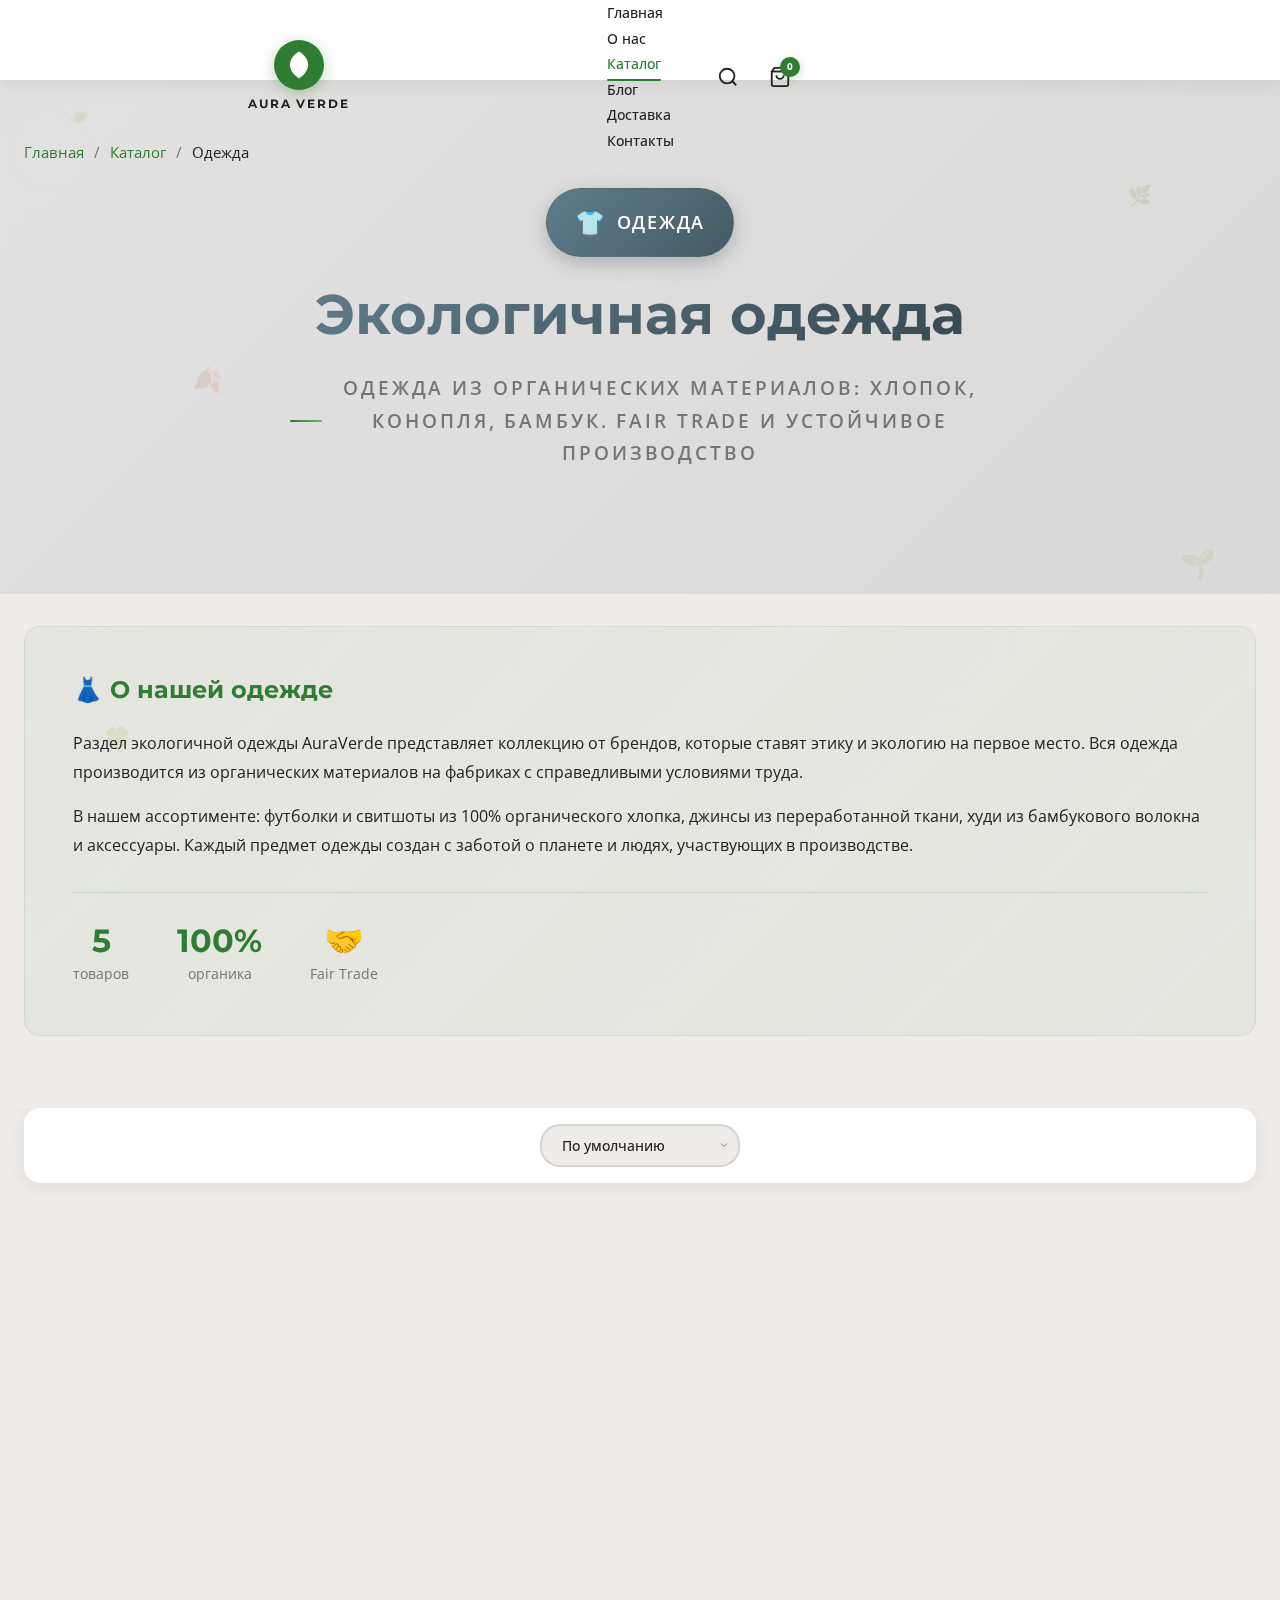
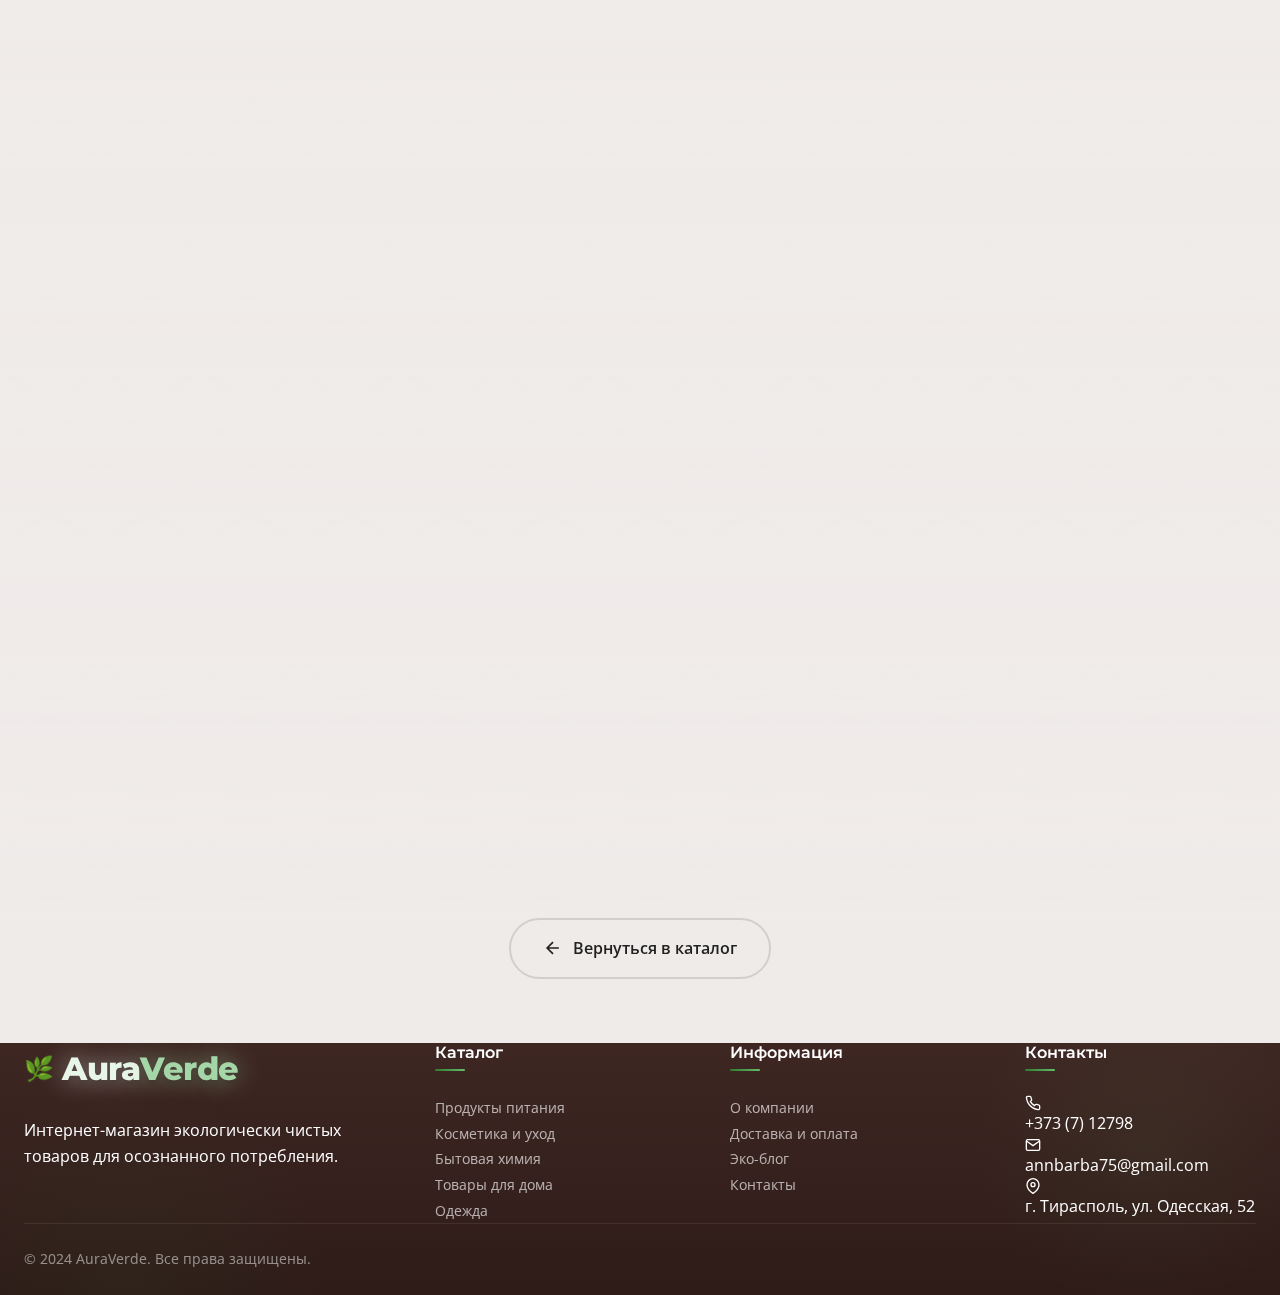
<file: category-clothes.html>
<!DOCTYPE html>
<html lang="ru">
<head>
    <meta charset="UTF-8">
    <meta name="viewport" content="width=device-width, initial-scale=1.0">
    <title>Одежда — AuraVerde | Экологичная одежда из органических материалов</title>
    <meta name="description" content="Экологичная одежда в AuraVerde: футболки, джинсы, худи из органического хлопка, конопли и бамбука. Fair Trade сертификация.">
    <link rel="icon" type="image/png" sizes="32x32" href="images/free-icon-leaf-5806342.png">
    <link rel="icon" type="image/png" sizes="16x16" href="images/free-icon-leaf-5806342.png">
    <link rel="shortcut icon" type="image/png" href="images/free-icon-leaf-5806342.png">
    <link rel="apple-touch-icon" href="images/free-icon-leaf-5806342.png">
    <link rel="preconnect" href="https://fonts.googleapis.com">
    <link rel="preconnect" href="https://fonts.gstatic.com" crossorigin>
    <link href="https://fonts.googleapis.com/css2?family=Montserrat:wght@400;500;600;700&family=Open+Sans:wght@300;400;500;600;700&display=swap" rel="stylesheet">
    <link rel="stylesheet" href="css/main.css">
</head>
<body>
    <div class="floating-leaves" aria-hidden="true">
        <span class="floating-leaf floating-leaf--1">🍃</span>
        <span class="floating-leaf floating-leaf--2">🌿</span>
        <span class="floating-leaf floating-leaf--3">🍂</span>
        <span class="floating-leaf floating-leaf--4">🌱</span>
        <span class="floating-leaf floating-leaf--5">🍀</span>
    </div>

    <header class="header header--scrolled" id="header" role="banner">
        <div class="header__container container">
            <a href="index.html" class="header__logo" aria-label="AuraVerde - главная">
                <span class="header__logo-leaf-wrapper">
                    <svg viewBox="0 0 100 100" class="header__logo-animated-leaf">
                        <defs>
                            <linearGradient id="header-leaf-grad" x1="0%" y1="0%" x2="100%" y2="100%">
                                <stop offset="0%" stop-color="#A5D6A7"/><stop offset="30%" stop-color="#66BB6A"/><stop offset="70%" stop-color="#43A047"/><stop offset="100%" stop-color="#1B5E20"/>
                            </linearGradient>
                            <linearGradient id="header-leaf-vein" x1="50%" y1="0%" x2="50%" y2="100%">
                                <stop offset="0%" stop-color="#E8F5E9"/><stop offset="100%" stop-color="#81C784"/>
                            </linearGradient>
                        </defs>
                        <path d="M50 5 C15 25, 5 65, 50 95 C95 65, 85 25, 50 5" fill="url(#header-leaf-grad)"/>
                        <path d="M50 20 Q50 55, 50 88" fill="none" stroke="url(#header-leaf-vein)" stroke-width="3" stroke-linecap="round"/>
                        <path d="M50 35 Q35 40, 25 50" fill="none" stroke="rgba(255,255,255,0.5)" stroke-width="1.5" stroke-linecap="round"/>
                        <path d="M50 35 Q65 40, 75 50" fill="none" stroke="rgba(255,255,255,0.5)" stroke-width="1.5" stroke-linecap="round"/>
                    </svg>
                </span>
                <span class="header__logo-text"><span class="header__logo-aura">Aura</span><span class="header__logo-verde">Verde</span></span>
            </a>
            <nav class="header__nav" id="nav-menu" role="navigation" aria-label="Главное меню">
                <ul class="header__nav-list">
                    <li><a href="index.html" class="header__nav-link">Главная</a></li>
                    <li><a href="about.html" class="header__nav-link">О нас</a></li>
                    <li><a href="catalog.html" class="header__nav-link header__nav-link--active">Каталог</a></li>
                    <li><a href="blog.html" class="header__nav-link">Блог</a></li>
                    <li><a href="delivery.html" class="header__nav-link">Доставка</a></li>
                    <li><a href="contacts.html" class="header__nav-link">Контакты</a></li>
                </ul>
                <button class="header__nav-close" id="nav-close" aria-label="Закрыть меню"><svg width="24" height="24" viewBox="0 0 24 24" fill="none" stroke="currentColor" stroke-width="2"><line x1="18" y1="6" x2="6" y2="18"></line><line x1="6" y1="6" x2="18" y2="18"></line></svg></button>
            </nav>
            <div class="header__actions">
                <button class="header__action-btn" id="search-btn" aria-label="Поиск"><svg width="22" height="22" viewBox="0 0 24 24" fill="none" stroke="currentColor" stroke-width="2"><circle cx="11" cy="11" r="8"></circle><path d="m21 21-4.35-4.35"></path></svg></button>
                <a href="cart.html" class="header__action-btn" aria-label="Корзина"><svg width="22" height="22" viewBox="0 0 24 24" fill="none" stroke="currentColor" stroke-width="2"><path d="M6 2L3 6v14a2 2 0 0 0 2 2h14a2 2 0 0 0 2-2V6l-3-4z"></path><line x1="3" y1="6" x2="21" y2="6"></line><path d="M16 10a4 4 0 0 1-8 0"></path></svg><span class="header__cart-count" id="cart-count">0</span></a>
                <button class="header__toggle" id="nav-toggle" aria-label="Открыть меню"><svg width="24" height="24" viewBox="0 0 24 24" fill="none" stroke="currentColor" stroke-width="2"><line x1="3" y1="6" x2="21" y2="6"></line><line x1="3" y1="12" x2="21" y2="12"></line><line x1="3" y1="18" x2="21" y2="18"></line></svg></button>
            </div>
        </div>
    </header>

    <main>
        <section class="section section--hero-inner" style="padding-top: 140px; padding-bottom: 60px; background: linear-gradient(135deg, rgba(96, 125, 139, 0.08) 0%, rgba(69, 90, 100, 0.12) 100%);">
            <div class="container">
                <nav aria-label="Хлебные крошки" style="margin-bottom: var(--spacing-lg);">
                    <ol style="display: flex; gap: 10px; list-style: none; font-size: 0.95rem; color: var(--color-text-light);">
                        <li><a href="index.html" style="color: var(--color-primary); text-decoration: none;">Главная</a></li>
                        <li>/</li>
                        <li><a href="catalog.html" style="color: var(--color-primary); text-decoration: none;">Каталог</a></li>
                        <li>/</li>
                        <li style="color: var(--color-text);">Одежда</li>
                    </ol>
                </nav>
                <div class="section__header" style="text-align: center;">
                    <span class="section__badge" style="display: inline-flex; align-items: center; gap: 10px; padding: 14px 28px; background: linear-gradient(135deg, #607D8B 0%, #455A64 100%); color: white; font-size: 1.1rem; font-weight: 600; border-radius: 50px; box-shadow: 0 6px 20px rgba(69, 90, 100, 0.35); margin-bottom: var(--spacing-lg);">
                        <span style="font-size: 1.5rem;">👕</span> Одежда
                    </span>
                    <h1 class="section__title" style="font-size: clamp(2.5rem, 5vw, 3.5rem); font-weight: 700; background: linear-gradient(135deg, #607D8B 0%, #37474F 100%); -webkit-background-clip: text; -webkit-text-fill-color: transparent; background-clip: text; margin-bottom: var(--spacing-lg); line-height: 1.2;">
                        Экологичная одежда
                    </h1>
                    <p class="section__subtitle" style="max-width: 700px; margin: 0 auto; font-size: 1.2rem; color: var(--color-text-light); line-height: 1.7;">
                        Одежда из органических материалов: хлопок, конопля, бамбук. Fair Trade и устойчивое производство
                    </p>
                </div>
            </div>
        </section>

        <section class="section" style="padding-top: var(--spacing-xl); padding-bottom: var(--spacing-lg);">
            <div class="container">
                <div class="about-story animate-in" style="margin-bottom: var(--spacing-2xl);">
                    <h2 class="about-story__title">👗 О нашей одежде</h2>
                    <p class="about-story__text">
                        Раздел экологичной одежды AuraVerde представляет коллекцию от брендов, которые ставят этику и экологию на первое место. Вся одежда производится из органических материалов на фабриках с справедливыми условиями труда.
                    </p>
                    <p class="about-story__text">
                        В нашем ассортименте: футболки и свитшоты из 100% органического хлопка, джинсы из переработанной ткани, худи из бамбукового волокна и аксессуары. Каждый предмет одежды создан с заботой о планете и людях, участвующих в производстве.
                    </p>
                    <div class="about-story__stats">
                        <div class="about-story__stat"><span class="about-story__stat-number">5</span><span class="about-story__stat-label">товаров</span></div>
                        <div class="about-story__stat"><span class="about-story__stat-number">100%</span><span class="about-story__stat-label">органика</span></div>
                        <div class="about-story__stat"><span class="about-story__stat-number">🤝</span><span class="about-story__stat-label">Fair Trade</span></div>
                    </div>
                </div>
            </div>
        </section>

        <section class="section section--catalog" id="catalog" style="padding-top: 0;">
            <div class="container">
                <div class="filter animate-in" id="filter" style="margin-bottom: var(--spacing-xl); padding: var(--spacing-md); background: white; border-radius: var(--radius-xl); box-shadow: 0 4px 20px rgba(0,0,0,0.08);">
                    <div class="filter__group filter__group--sort" style="display: flex; justify-content: flex-end;">
                        <select class="filter__select" id="sort-select" aria-label="Сортировка" style="padding: 10px 20px; border-radius: 20px; border: 2px solid rgba(96, 125, 139, 0.2); font-weight: 500;">
                            <option value="default">По умолчанию</option>
                            <option value="price-asc">Цена: по возрастанию</option>
                            <option value="price-desc">Цена: по убыванию</option>
                            <option value="rating">По рейтингу</option>
                            <option value="eco">По эко-рейтингу</option>
                        </select>
                    </div>
                </div>
                <div class="catalog__grid" id="products-grid"></div>
            </div>
        </section>

        <section class="section" style="padding-top: 0; padding-bottom: var(--spacing-3xl);">
            <div class="container" style="text-align: center;">
                <a href="catalog.html" class="btn btn--outline btn--lg" style="gap: 10px;">
                    <svg width="20" height="20" viewBox="0 0 24 24" fill="none" stroke="currentColor" stroke-width="2"><path d="M19 12H5M12 19l-7-7 7-7"/></svg>
                    Вернуться в каталог
                </a>
            </div>
        </section>
    </main>

    <aside class="cart" id="cart-sidebar" aria-label="Корзина">
        <div class="cart__header"><h2 class="cart__title"><svg width="24" height="24" viewBox="0 0 24 24" fill="none" stroke="currentColor" stroke-width="2"><path d="M6 2L3 6v14a2 2 0 0 0 2 2h14a2 2 0 0 0 2-2V6l-3-4z"></path><line x1="3" y1="6" x2="21" y2="6"></line><path d="M16 10a4 4 0 0 1-8 0"></path></svg>Корзина</h2><button class="cart__close" id="cart-close" aria-label="Закрыть корзину"><svg width="24" height="24" viewBox="0 0 24 24" fill="none" stroke="currentColor" stroke-width="2"><line x1="18" y1="6" x2="6" y2="18"></line><line x1="6" y1="6" x2="18" y2="18"></line></svg></button></div>
        <div class="cart__items" id="cart-items"></div>
        <div class="cart__footer" id="cart-footer" style="display: none;"><div class="cart__total"><span>Итого:</span><span class="cart__total-price" id="cart-total">0 ₽</span></div><button class="btn btn--primary btn--full" id="checkout-btn">Оформить заказ</button></div>
    </aside>
    <div class="overlay" id="overlay"></div>

    <div class="modal" id="quick-view-modal" role="dialog" aria-labelledby="quick-view-title" aria-modal="true">
        <div class="modal__backdrop" id="quick-view-backdrop"></div>
        <div class="modal__content modal__content--product">
            <button class="modal__close" id="quick-view-close" aria-label="Закрыть"><svg width="24" height="24" viewBox="0 0 24 24" fill="none" stroke="currentColor" stroke-width="2"><line x1="18" y1="6" x2="6" y2="18"></line><line x1="6" y1="6" x2="18" y2="18"></line></svg></button>
            <div class="modal__product">
                <div class="modal__product-image" id="quick-view-image">👕</div>
                <div class="modal__product-info">
                    <span class="modal__product-category" id="quick-view-category">Категория</span>
                    <h2 class="modal__product-title" id="quick-view-title">Название товара</h2>
                    <div class="modal__product-price" id="quick-view-price">0 ₽</div>
                    <p class="modal__product-description" id="quick-view-description">Описание товара</p>
                    <div class="modal__product-eco"><h4>Эко-рейтинг</h4><div class="modal__product-eco-rating" id="quick-view-eco-rating"></div></div>
                    <div class="modal__product-certificates"><h4>Сертификаты</h4><div class="modal__product-certificates-list" id="quick-view-certificates"></div></div>
                    <div class="modal__product-markers"><h4>Эко-маркеры</h4><div class="modal__product-markers-list" id="quick-view-markers"></div></div>
                    <div class="modal__product-manufacturer"><h4>Производитель</h4><div class="modal__product-manufacturer-info"><span id="quick-view-manufacturer-name">Название</span><span id="quick-view-manufacturer-country">Страна</span><button class="btn btn--sm btn--outline" id="show-manufacturer">Подробнее</button></div></div>
                    <div class="modal__product-carbon"><span class="modal__product-carbon-icon">🌱</span><span>Углеродный след: <strong id="quick-view-carbon">0 кг CO₂</strong></span></div>
                    <div class="modal__product-actions"><button class="btn btn--primary btn--lg" id="quick-view-add-cart">В корзину</button></div>
                </div>
            </div>
        </div>
    </div>

    <div class="modal" id="manufacturer-modal" role="dialog" aria-labelledby="manufacturer-name" aria-modal="true">
        <div class="modal__backdrop" id="manufacturer-backdrop"></div>
        <div class="modal__content modal__content--manufacturer">
            <button class="modal__close" id="manufacturer-close" aria-label="Закрыть"><svg width="24" height="24" viewBox="0 0 24 24" fill="none" stroke="currentColor" stroke-width="2"><line x1="18" y1="6" x2="6" y2="18"></line><line x1="6" y1="6" x2="18" y2="18"></line></svg></button>
            <div class="modal__manufacturer"><div class="modal__manufacturer-header"><div class="modal__manufacturer-logo">🏭</div><div><h2 class="modal__manufacturer-name" id="manufacturer-name">Название</h2><span class="modal__manufacturer-country" id="manufacturer-country">Страна</span></div></div><p class="modal__manufacturer-description" id="manufacturer-description">Описание</p><div class="modal__manufacturer-practices"><h4>Экологические практики</h4><ul id="manufacturer-practices"></ul></div><a href="#" class="btn btn--outline" id="manufacturer-website" target="_blank" rel="noopener">Перейти на сайт →</a></div>
        </div>
    </div>

    <footer class="footer">
        <div class="container">
            <div class="footer__grid">
                <div class="footer__column footer__column--brand animate-in"><a href="index.html" class="footer__logo"><span class="footer__logo-leaf">🌿</span><span class="footer__logo-text"><span class="footer__logo-aura">Aura</span><span class="footer__logo-verde">Verde</span></span></a><p class="footer__description">Интернет-магазин экологически чистых товаров для осознанного потребления.</p></div>
                <div class="footer__column animate-in"><h4 class="footer__title">Каталог</h4><ul class="footer__links"><li><a href="category-food.html">Продукты питания</a></li><li><a href="category-cosmetics.html">Косметика и уход</a></li><li><a href="category-household.html">Бытовая химия</a></li><li><a href="category-home.html">Товары для дома</a></li><li><a href="category-clothes.html">Одежда</a></li></ul></div>
                <div class="footer__column animate-in"><h4 class="footer__title">Информация</h4><ul class="footer__links"><li><a href="about.html">О компании</a></li><li><a href="delivery.html">Доставка и оплата</a></li><li><a href="blog.html">Эко-блог</a></li><li><a href="contacts.html">Контакты</a></li></ul></div>
                <div class="footer__column animate-in"><h4 class="footer__title">Контакты</h4><ul class="footer__contacts"><li><svg width="16" height="16" viewBox="0 0 24 24" fill="none" stroke="currentColor" stroke-width="2"><path d="M22 16.92v3a2 2 0 0 1-2.18 2 19.79 19.79 0 0 1-8.63-3.07 19.5 19.5 0 0 1-6-6 19.79 19.79 0 0 1-3.07-8.67A2 2 0 0 1 4.11 2h3a2 2 0 0 1 2 1.72c.127.96.362 1.903.7 2.81a2 2 0 0 1-.45 2.11L8.09 9.91a16 16 0 0 0 6 6l1.27-1.27a2 2 0 0 1 2.11-.45c.907.338 1.85.573 2.81.7A2 2 0 0 1 22 16.92z"/></svg><a href="tel:+373712798">+373 (7) 12798</a></li><li><svg width="16" height="16" viewBox="0 0 24 24" fill="none" stroke="currentColor" stroke-width="2"><path d="M4 4h16c1.1 0 2 .9 2 2v12c0 1.1-.9 2-2 2H4c-1.1 0-2-.9-2-2V6c0-1.1.9-2 2-2z"/><polyline points="22,6 12,13 2,6"/></svg><a href="mailto:annbarba75@gmail.com">annbarba75@gmail.com</a></li><li><svg width="16" height="16" viewBox="0 0 24 24" fill="none" stroke="currentColor" stroke-width="2"><path d="M21 10c0 7-9 13-9 13s-9-6-9-13a9 9 0 0 1 18 0z"/><circle cx="12" cy="10" r="3"/></svg><span>г. Тирасполь, ул. Одесская, 52</span></li></ul></div>
            </div>
            <div class="footer__bottom"><p class="footer__copyright">© 2024 AuraVerde. Все права защищены.</p></div>
        </div>
    </footer>

    <button class="back-to-top" id="back-to-top" aria-label="Наверх"><svg width="24" height="24" viewBox="0 0 24 24" fill="none" stroke="currentColor" stroke-width="2"><path d="M18 15l-6-6-6 6"/></svg></button>
    <div class="toast" id="toast"><span class="toast__message" id="toast-message"></span></div>

    <script src="js/data/products.js"></script>
    <script src="js/app.js"></script>
    <script>
        document.addEventListener('DOMContentLoaded', () => {
            const clothesProducts = PRODUCTS_DATA.filter(p => p.category === 'clothes');
            renderProducts(clothesProducts);
        });
    </script>
</body>
</html>
</file>
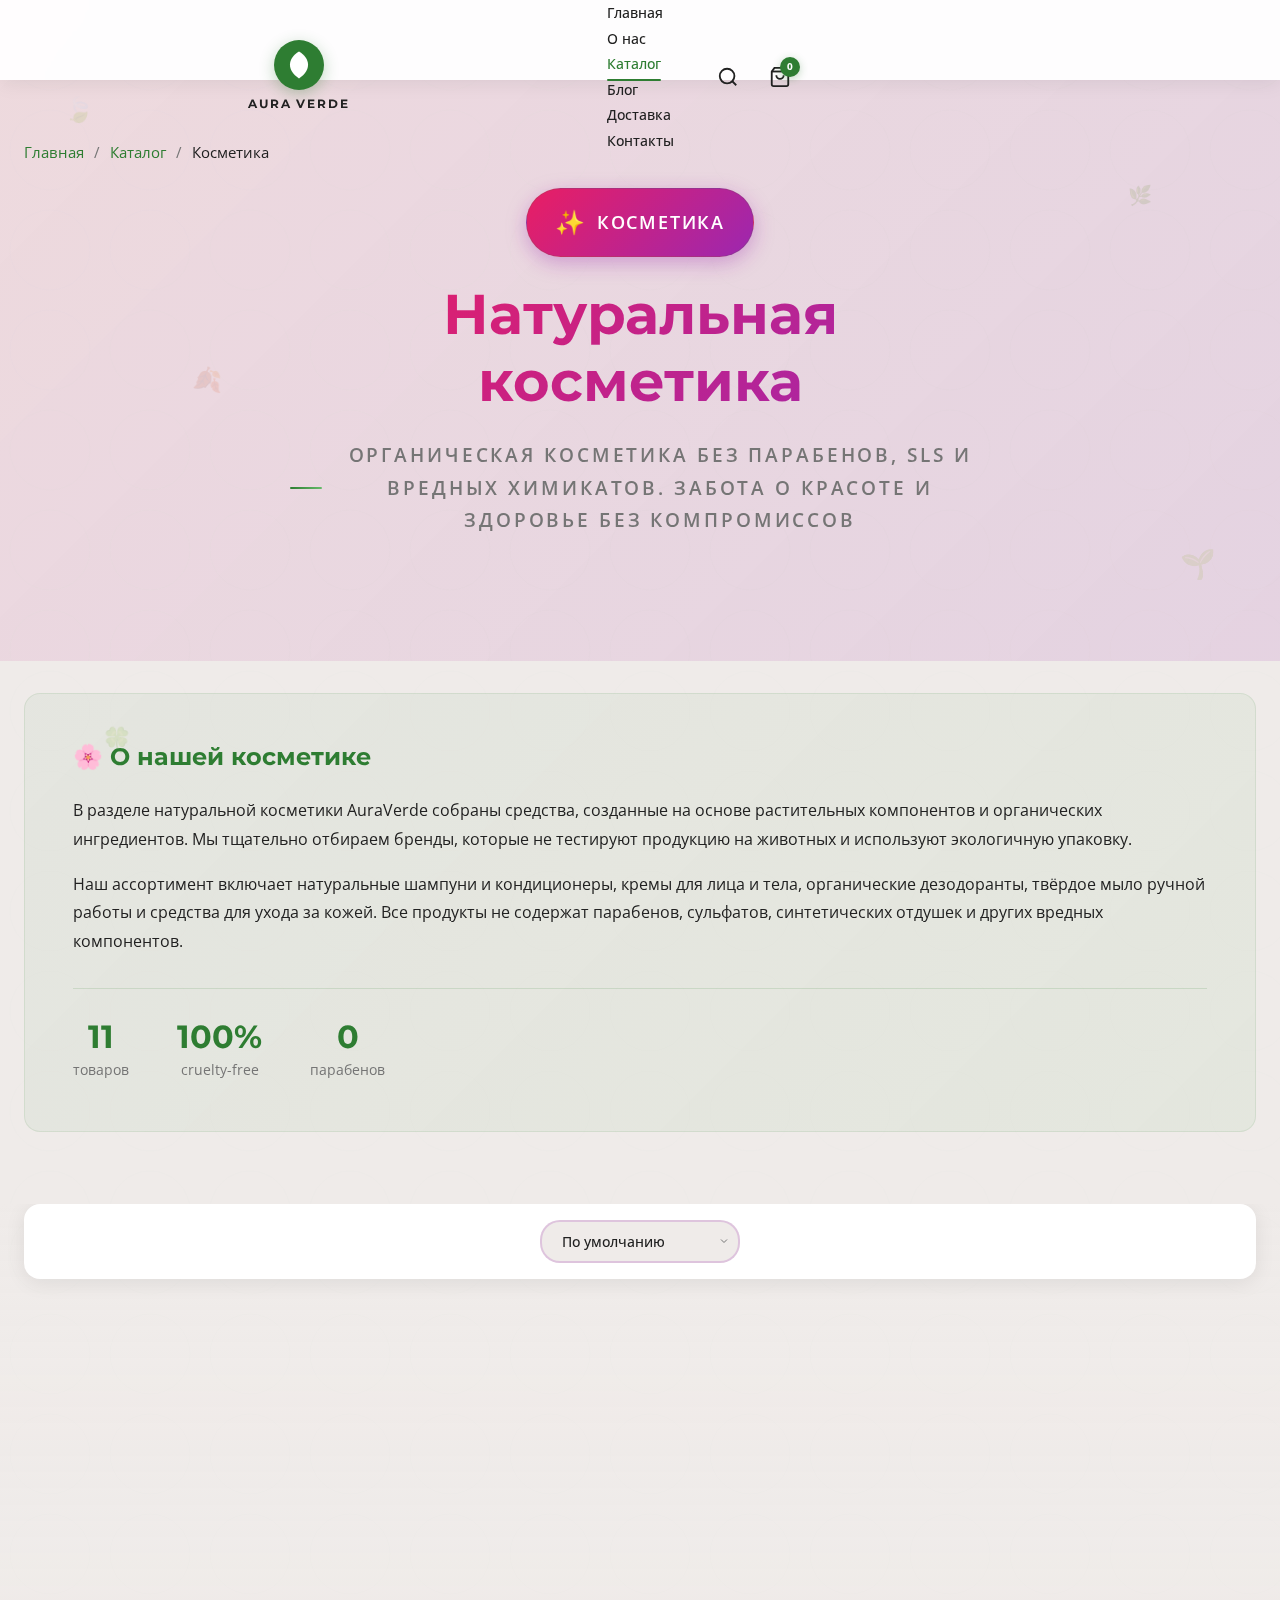
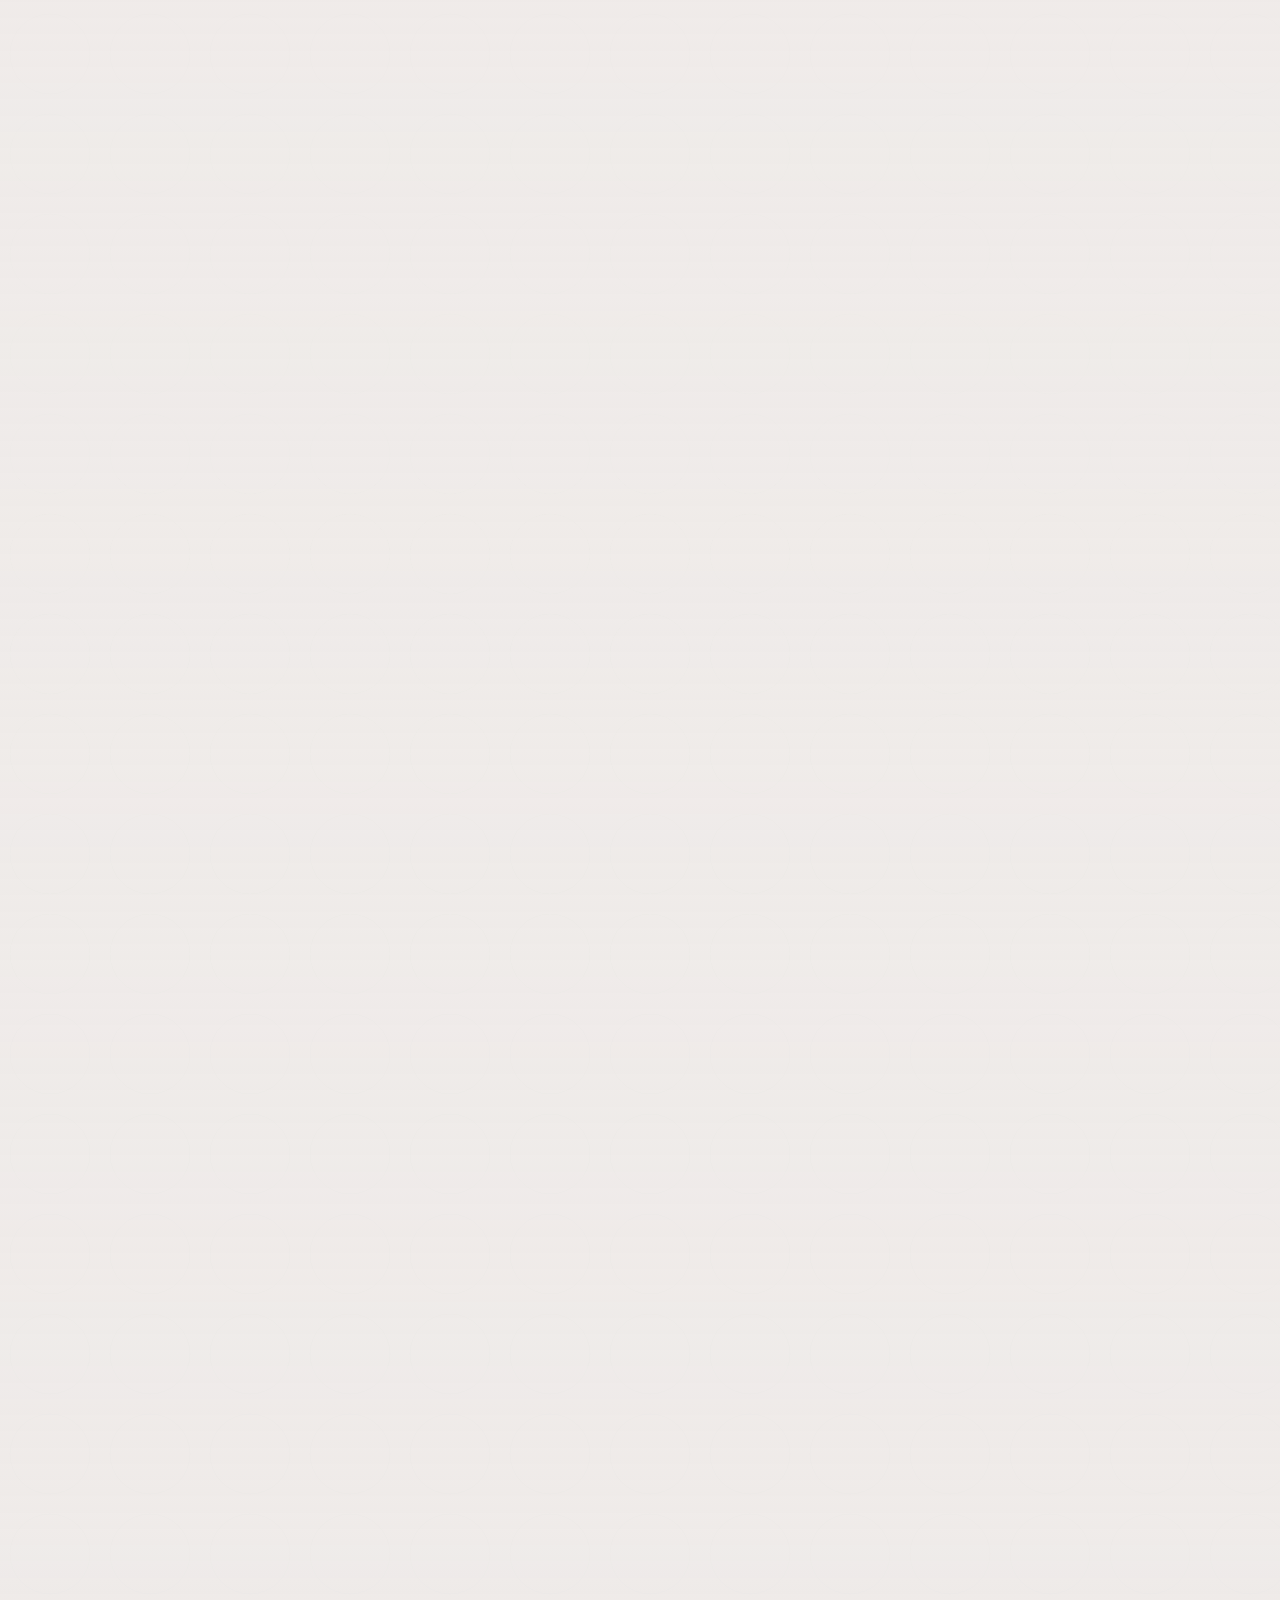
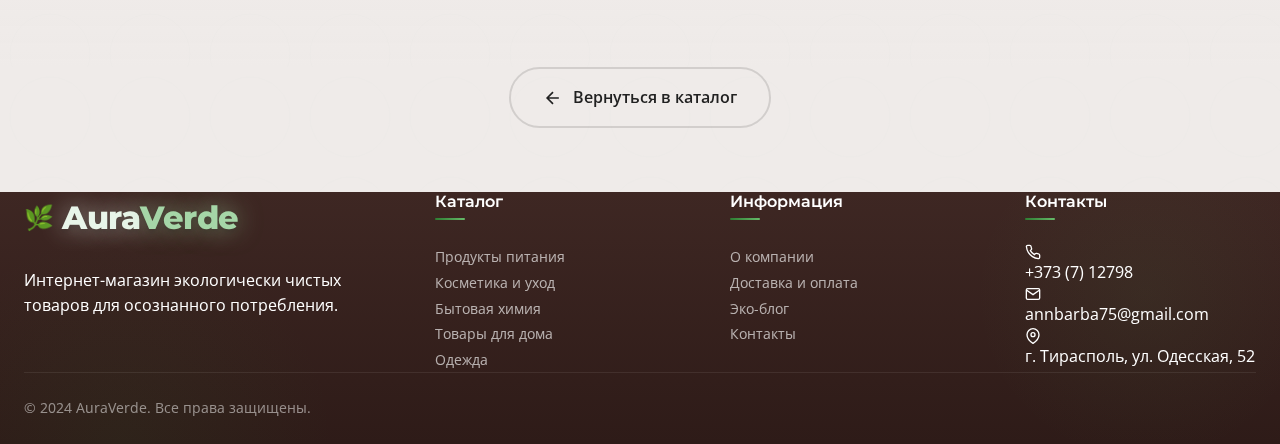
<file: category-cosmetics.html>
<!DOCTYPE html>
<html lang="ru">
<head>
    <meta charset="UTF-8">
    <meta name="viewport" content="width=device-width, initial-scale=1.0">
    <title>Косметика — AuraVerde | Натуральная органическая косметика</title>
    <meta name="description" content="Натуральная косметика в AuraVerde: шампуни, кремы, дезодоранты, мыло. Без парабенов, SLS и вредных химикатов.">
    <link rel="icon" type="image/png" sizes="32x32" href="images/free-icon-leaf-5806342.png">
    <link rel="icon" type="image/png" sizes="16x16" href="images/free-icon-leaf-5806342.png">
    <link rel="shortcut icon" type="image/png" href="images/free-icon-leaf-5806342.png">
    <link rel="apple-touch-icon" href="images/free-icon-leaf-5806342.png">
    <link rel="preconnect" href="https://fonts.googleapis.com">
    <link rel="preconnect" href="https://fonts.gstatic.com" crossorigin>
    <link href="https://fonts.googleapis.com/css2?family=Montserrat:wght@400;500;600;700&family=Open+Sans:wght@300;400;500;600;700&display=swap" rel="stylesheet">
    <link rel="stylesheet" href="css/main.css">
</head>
<body>
    <!-- Floating Nature Leaves -->
    <div class="floating-leaves" aria-hidden="true">
        <span class="floating-leaf floating-leaf--1">🍃</span>
        <span class="floating-leaf floating-leaf--2">🌿</span>
        <span class="floating-leaf floating-leaf--3">🍂</span>
        <span class="floating-leaf floating-leaf--4">🌱</span>
        <span class="floating-leaf floating-leaf--5">🍀</span>
    </div>

    <!-- Header -->
    <header class="header header--scrolled" id="header" role="banner">
        <div class="header__container container">
            <a href="index.html" class="header__logo" aria-label="AuraVerde - главная">
                <span class="header__logo-leaf-wrapper">
                    <svg viewBox="0 0 100 100" class="header__logo-animated-leaf">
                        <defs>
                            <linearGradient id="header-leaf-grad" x1="0%" y1="0%" x2="100%" y2="100%">
                                <stop offset="0%" stop-color="#A5D6A7"/>
                                <stop offset="30%" stop-color="#66BB6A"/>
                                <stop offset="70%" stop-color="#43A047"/>
                                <stop offset="100%" stop-color="#1B5E20"/>
                            </linearGradient>
                            <linearGradient id="header-leaf-vein" x1="50%" y1="0%" x2="50%" y2="100%">
                                <stop offset="0%" stop-color="#E8F5E9"/>
                                <stop offset="100%" stop-color="#81C784"/>
                            </linearGradient>
                        </defs>
                        <path d="M50 5 C15 25, 5 65, 50 95 C95 65, 85 25, 50 5" fill="url(#header-leaf-grad)"/>
                        <path d="M50 20 Q50 55, 50 88" fill="none" stroke="url(#header-leaf-vein)" stroke-width="3" stroke-linecap="round"/>
                        <path d="M50 35 Q35 40, 25 50" fill="none" stroke="rgba(255,255,255,0.5)" stroke-width="1.5" stroke-linecap="round"/>
                        <path d="M50 35 Q65 40, 75 50" fill="none" stroke="rgba(255,255,255,0.5)" stroke-width="1.5" stroke-linecap="round"/>
                        <path d="M50 50 Q38 55, 30 65" fill="none" stroke="rgba(255,255,255,0.4)" stroke-width="1.2" stroke-linecap="round"/>
                        <path d="M50 50 Q62 55, 70 65" fill="none" stroke="rgba(255,255,255,0.4)" stroke-width="1.2" stroke-linecap="round"/>
                    </svg>
                </span>
                <span class="header__logo-text">
                    <span class="header__logo-aura">Aura</span><span class="header__logo-verde">Verde</span>
                </span>
            </a>
            <nav class="header__nav" id="nav-menu" role="navigation" aria-label="Главное меню">
                <ul class="header__nav-list">
                    <li><a href="index.html" class="header__nav-link">Главная</a></li>
                    <li><a href="about.html" class="header__nav-link">О нас</a></li>
                    <li><a href="catalog.html" class="header__nav-link header__nav-link--active">Каталог</a></li>
                    <li><a href="blog.html" class="header__nav-link">Блог</a></li>
                    <li><a href="delivery.html" class="header__nav-link">Доставка</a></li>
                    <li><a href="contacts.html" class="header__nav-link">Контакты</a></li>
                </ul>
                <button class="header__nav-close" id="nav-close" aria-label="Закрыть меню">
                    <svg width="24" height="24" viewBox="0 0 24 24" fill="none" stroke="currentColor" stroke-width="2">
                        <line x1="18" y1="6" x2="6" y2="18"></line>
                        <line x1="6" y1="6" x2="18" y2="18"></line>
                    </svg>
                </button>
            </nav>
            <div class="header__actions">
                <button class="header__action-btn" id="search-btn" aria-label="Поиск">
                    <svg width="22" height="22" viewBox="0 0 24 24" fill="none" stroke="currentColor" stroke-width="2">
                        <circle cx="11" cy="11" r="8"></circle>
                        <path d="m21 21-4.35-4.35"></path>
                    </svg>
                </button>
                <a href="cart.html" class="header__action-btn" aria-label="Корзина">
                    <svg width="22" height="22" viewBox="0 0 24 24" fill="none" stroke="currentColor" stroke-width="2">
                        <path d="M6 2L3 6v14a2 2 0 0 0 2 2h14a2 2 0 0 0 2-2V6l-3-4z"></path>
                        <line x1="3" y1="6" x2="21" y2="6"></line>
                        <path d="M16 10a4 4 0 0 1-8 0"></path>
                    </svg>
                    <span class="header__cart-count" id="cart-count">0</span>
                </a>
                <button class="header__toggle" id="nav-toggle" aria-label="Открыть меню">
                    <svg width="24" height="24" viewBox="0 0 24 24" fill="none" stroke="currentColor" stroke-width="2">
                        <line x1="3" y1="6" x2="21" y2="6"></line>
                        <line x1="3" y1="12" x2="21" y2="12"></line>
                        <line x1="3" y1="18" x2="21" y2="18"></line>
                    </svg>
                </button>
            </div>
        </div>
    </header>

    <main>
        <!-- Hero Section -->
        <section class="section section--hero-inner" style="padding-top: 140px; padding-bottom: 60px; background: linear-gradient(135deg, rgba(233, 30, 99, 0.08) 0%, rgba(156, 39, 176, 0.12) 100%);">
            <div class="container">
                <nav aria-label="Хлебные крошки" style="margin-bottom: var(--spacing-lg);">
                    <ol style="display: flex; gap: 10px; list-style: none; font-size: 0.95rem; color: var(--color-text-light);">
                        <li><a href="index.html" style="color: var(--color-primary); text-decoration: none;">Главная</a></li>
                        <li>/</li>
                        <li><a href="catalog.html" style="color: var(--color-primary); text-decoration: none;">Каталог</a></li>
                        <li>/</li>
                        <li style="color: var(--color-text);">Косметика</li>
                    </ol>
                </nav>
                <div class="section__header" style="text-align: center;">
                    <span class="section__badge" style="display: inline-flex; align-items: center; gap: 10px; padding: 14px 28px; background: linear-gradient(135deg, #E91E63 0%, #9C27B0 100%); color: white; font-size: 1.1rem; font-weight: 600; border-radius: 50px; box-shadow: 0 6px 20px rgba(156, 39, 176, 0.35); margin-bottom: var(--spacing-lg);">
                        <span style="font-size: 1.5rem;">✨</span> Косметика
                    </span>
                    <h1 class="section__title" style="font-size: clamp(2.5rem, 5vw, 3.5rem); font-weight: 700; background: linear-gradient(135deg, #E91E63 0%, #9C27B0 100%); -webkit-background-clip: text; -webkit-text-fill-color: transparent; background-clip: text; margin-bottom: var(--spacing-lg); line-height: 1.2;">
                        Натуральная косметика
                    </h1>
                    <p class="section__subtitle" style="max-width: 700px; margin: 0 auto; font-size: 1.2rem; color: var(--color-text-light); line-height: 1.7;">
                        Органическая косметика без парабенов, SLS и вредных химикатов. Забота о красоте и здоровье без компромиссов
                    </p>
                </div>
            </div>
        </section>

        <!-- Описание категории -->
        <section class="section" style="padding-top: var(--spacing-xl); padding-bottom: var(--spacing-lg);">
            <div class="container">
                <div class="about-story animate-in" style="margin-bottom: var(--spacing-2xl);">
                    <h2 class="about-story__title">🌸 О нашей косметике</h2>
                    <p class="about-story__text">
                        В разделе натуральной косметики AuraVerde собраны средства, созданные на основе растительных компонентов и органических ингредиентов. Мы тщательно отбираем бренды, которые не тестируют продукцию на животных и используют экологичную упаковку.
                    </p>
                    <p class="about-story__text">
                        Наш ассортимент включает натуральные шампуни и кондиционеры, кремы для лица и тела, органические дезодоранты, твёрдое мыло ручной работы и средства для ухода за кожей. Все продукты не содержат парабенов, сульфатов, синтетических отдушек и других вредных компонентов.
                    </p>
                    <div class="about-story__stats">
                        <div class="about-story__stat">
                            <span class="about-story__stat-number">11</span>
                            <span class="about-story__stat-label">товаров</span>
                        </div>
                        <div class="about-story__stat">
                            <span class="about-story__stat-number">100%</span>
                            <span class="about-story__stat-label">cruelty-free</span>
                        </div>
                        <div class="about-story__stat">
                            <span class="about-story__stat-number">0</span>
                            <span class="about-story__stat-label">парабенов</span>
                        </div>
                    </div>
                </div>
            </div>
        </section>

        <!-- Products Grid -->
        <section class="section section--catalog" id="catalog" style="padding-top: 0;">
            <div class="container">
                <div class="filter animate-in" id="filter" style="margin-bottom: var(--spacing-xl); padding: var(--spacing-md); background: white; border-radius: var(--radius-xl); box-shadow: 0 4px 20px rgba(0,0,0,0.08);">
                    <div class="filter__group filter__group--sort" style="display: flex; justify-content: flex-end;">
                        <select class="filter__select" id="sort-select" aria-label="Сортировка" style="padding: 10px 20px; border-radius: 20px; border: 2px solid rgba(156, 39, 176, 0.2); font-weight: 500;">
                            <option value="default">По умолчанию</option>
                            <option value="price-asc">Цена: по возрастанию</option>
                            <option value="price-desc">Цена: по убыванию</option>
                            <option value="rating">По рейтингу</option>
                            <option value="eco">По эко-рейтингу</option>
                        </select>
                    </div>
                </div>

                <div class="catalog__grid" id="products-grid"></div>
            </div>
        </section>

        <!-- Возврат к каталогу -->
        <section class="section" style="padding-top: 0; padding-bottom: var(--spacing-3xl);">
            <div class="container" style="text-align: center;">
                <a href="catalog.html" class="btn btn--outline btn--lg" style="gap: 10px;">
                    <svg width="20" height="20" viewBox="0 0 24 24" fill="none" stroke="currentColor" stroke-width="2">
                        <path d="M19 12H5M12 19l-7-7 7-7"/>
                    </svg>
                    Вернуться в каталог
                </a>
            </div>
        </section>
    </main>

    <!-- Cart Sidebar -->
    <aside class="cart" id="cart-sidebar" aria-label="Корзина">
        <div class="cart__header">
            <h2 class="cart__title">
                <svg width="24" height="24" viewBox="0 0 24 24" fill="none" stroke="currentColor" stroke-width="2">
                    <path d="M6 2L3 6v14a2 2 0 0 0 2 2h14a2 2 0 0 0 2-2V6l-3-4z"></path>
                    <line x1="3" y1="6" x2="21" y2="6"></line>
                    <path d="M16 10a4 4 0 0 1-8 0"></path>
                </svg>
                Корзина
            </h2>
            <button class="cart__close" id="cart-close" aria-label="Закрыть корзину">
                <svg width="24" height="24" viewBox="0 0 24 24" fill="none" stroke="currentColor" stroke-width="2">
                    <line x1="18" y1="6" x2="6" y2="18"></line>
                    <line x1="6" y1="6" x2="18" y2="18"></line>
                </svg>
            </button>
        </div>
        <div class="cart__items" id="cart-items"></div>
        <div class="cart__footer" id="cart-footer" style="display: none;">
            <div class="cart__eco-impact" id="cart-eco-impact"></div>
            <div class="cart__total">
                <span>Итого:</span>
                <span class="cart__total-price" id="cart-total">0 ₽</span>
            </div>
            <button class="btn btn--primary btn--full" id="checkout-btn">Оформить заказ</button>
        </div>
    </aside>

    <div class="overlay" id="overlay"></div>

    <!-- Quick View Modal -->
    <div class="modal" id="quick-view-modal" role="dialog" aria-labelledby="quick-view-title" aria-modal="true">
        <div class="modal__backdrop" id="quick-view-backdrop"></div>
        <div class="modal__content modal__content--product">
            <button class="modal__close" id="quick-view-close" aria-label="Закрыть">
                <svg width="24" height="24" viewBox="0 0 24 24" fill="none" stroke="currentColor" stroke-width="2">
                    <line x1="18" y1="6" x2="6" y2="18"></line>
                    <line x1="6" y1="6" x2="18" y2="18"></line>
                </svg>
            </button>
            <div class="modal__product">
                <div class="modal__product-image" id="quick-view-image">✨</div>
                <div class="modal__product-info">
                    <span class="modal__product-category" id="quick-view-category">Категория</span>
                    <h2 class="modal__product-title" id="quick-view-title">Название товара</h2>
                    <div class="modal__product-price" id="quick-view-price">0 ₽</div>
                    <p class="modal__product-description" id="quick-view-description">Описание товара</p>
                    <div class="modal__product-eco"><h4>Эко-рейтинг</h4><div class="modal__product-eco-rating" id="quick-view-eco-rating"></div></div>
                    <div class="modal__product-certificates"><h4>Сертификаты</h4><div class="modal__product-certificates-list" id="quick-view-certificates"></div></div>
                    <div class="modal__product-markers"><h4>Эко-маркеры</h4><div class="modal__product-markers-list" id="quick-view-markers"></div></div>
                    <div class="modal__product-manufacturer"><h4>Производитель</h4><div class="modal__product-manufacturer-info"><span id="quick-view-manufacturer-name">Название</span><span id="quick-view-manufacturer-country">Страна</span><button class="btn btn--sm btn--outline" id="show-manufacturer">Подробнее</button></div></div>
                    <div class="modal__product-carbon"><span class="modal__product-carbon-icon">🌱</span><span>Углеродный след: <strong id="quick-view-carbon">0 кг CO₂</strong></span></div>
                    <div class="modal__product-actions"><button class="btn btn--primary btn--lg" id="quick-view-add-cart">В корзину</button></div>
                </div>
            </div>
        </div>
    </div>

    <!-- Manufacturer Modal -->
    <div class="modal" id="manufacturer-modal" role="dialog" aria-labelledby="manufacturer-name" aria-modal="true">
        <div class="modal__backdrop" id="manufacturer-backdrop"></div>
        <div class="modal__content modal__content--manufacturer">
            <button class="modal__close" id="manufacturer-close" aria-label="Закрыть">
                <svg width="24" height="24" viewBox="0 0 24 24" fill="none" stroke="currentColor" stroke-width="2"><line x1="18" y1="6" x2="6" y2="18"></line><line x1="6" y1="6" x2="18" y2="18"></line></svg>
            </button>
            <div class="modal__manufacturer">
                <div class="modal__manufacturer-header"><div class="modal__manufacturer-logo">🏭</div><div><h2 class="modal__manufacturer-name" id="manufacturer-name">Название</h2><span class="modal__manufacturer-country" id="manufacturer-country">Страна</span></div></div>
                <p class="modal__manufacturer-description" id="manufacturer-description">Описание производителя</p>
                <div class="modal__manufacturer-practices"><h4>Экологические практики</h4><ul id="manufacturer-practices"></ul></div>
                <a href="#" class="btn btn--outline" id="manufacturer-website" target="_blank" rel="noopener">Перейти на сайт →</a>
            </div>
        </div>
    </div>

    <!-- Footer -->
    <footer class="footer">
        <div class="container">
            <div class="footer__grid">
                <div class="footer__column footer__column--brand animate-in">
                    <a href="index.html" class="footer__logo"><span class="footer__logo-leaf">🌿</span><span class="footer__logo-text"><span class="footer__logo-aura">Aura</span><span class="footer__logo-verde">Verde</span></span></a>
                    <p class="footer__description">Интернет-магазин экологически чистых товаров для осознанного потребления.</p>
                </div>
                <div class="footer__column animate-in">
                    <h4 class="footer__title">Каталог</h4>
                    <ul class="footer__links">
                        <li><a href="category-food.html">Продукты питания</a></li>
                        <li><a href="category-cosmetics.html">Косметика и уход</a></li>
                        <li><a href="category-household.html">Бытовая химия</a></li>
                        <li><a href="category-home.html">Товары для дома</a></li>
                        <li><a href="category-clothes.html">Одежда</a></li>
                    </ul>
                </div>
                <div class="footer__column animate-in">
                    <h4 class="footer__title">Информация</h4>
                    <ul class="footer__links">
                        <li><a href="about.html">О компании</a></li>
                        <li><a href="delivery.html">Доставка и оплата</a></li>
                        <li><a href="blog.html">Эко-блог</a></li>
                        <li><a href="contacts.html">Контакты</a></li>
                    </ul>
                </div>
                <div class="footer__column animate-in">
                    <h4 class="footer__title">Контакты</h4>
                    <ul class="footer__contacts">
                        <li><svg width="16" height="16" viewBox="0 0 24 24" fill="none" stroke="currentColor" stroke-width="2"><path d="M22 16.92v3a2 2 0 0 1-2.18 2 19.79 19.79 0 0 1-8.63-3.07 19.5 19.5 0 0 1-6-6 19.79 19.79 0 0 1-3.07-8.67A2 2 0 0 1 4.11 2h3a2 2 0 0 1 2 1.72c.127.96.362 1.903.7 2.81a2 2 0 0 1-.45 2.11L8.09 9.91a16 16 0 0 0 6 6l1.27-1.27a2 2 0 0 1 2.11-.45c.907.338 1.85.573 2.81.7A2 2 0 0 1 22 16.92z"/></svg><a href="tel:+373712798">+373 (7) 12798</a></li>
                        <li><svg width="16" height="16" viewBox="0 0 24 24" fill="none" stroke="currentColor" stroke-width="2"><path d="M4 4h16c1.1 0 2 .9 2 2v12c0 1.1-.9 2-2 2H4c-1.1 0-2-.9-2-2V6c0-1.1.9-2 2-2z"/><polyline points="22,6 12,13 2,6"/></svg><a href="mailto:annbarba75@gmail.com">annbarba75@gmail.com</a></li>
                        <li><svg width="16" height="16" viewBox="0 0 24 24" fill="none" stroke="currentColor" stroke-width="2"><path d="M21 10c0 7-9 13-9 13s-9-6-9-13a9 9 0 0 1 18 0z"/><circle cx="12" cy="10" r="3"/></svg><span>г. Тирасполь, ул. Одесская, 52</span></li>
                    </ul>
                </div>
            </div>
            <div class="footer__bottom"><p class="footer__copyright">© 2024 AuraVerde. Все права защищены.</p></div>
        </div>
    </footer>

    <button class="back-to-top" id="back-to-top" aria-label="Наверх"><svg width="24" height="24" viewBox="0 0 24 24" fill="none" stroke="currentColor" stroke-width="2"><path d="M18 15l-6-6-6 6"/></svg></button>
    <div class="toast" id="toast"><span class="toast__message" id="toast-message"></span></div>

    <script src="js/data/products.js"></script>
    <script src="js/app.js"></script>
    <script>
        document.addEventListener('DOMContentLoaded', () => {
            const cosmeticsProducts = PRODUCTS_DATA.filter(p => p.category === 'cosmetics');
            renderProducts(cosmeticsProducts);
        });
    </script>
</body>
</html>
</file>
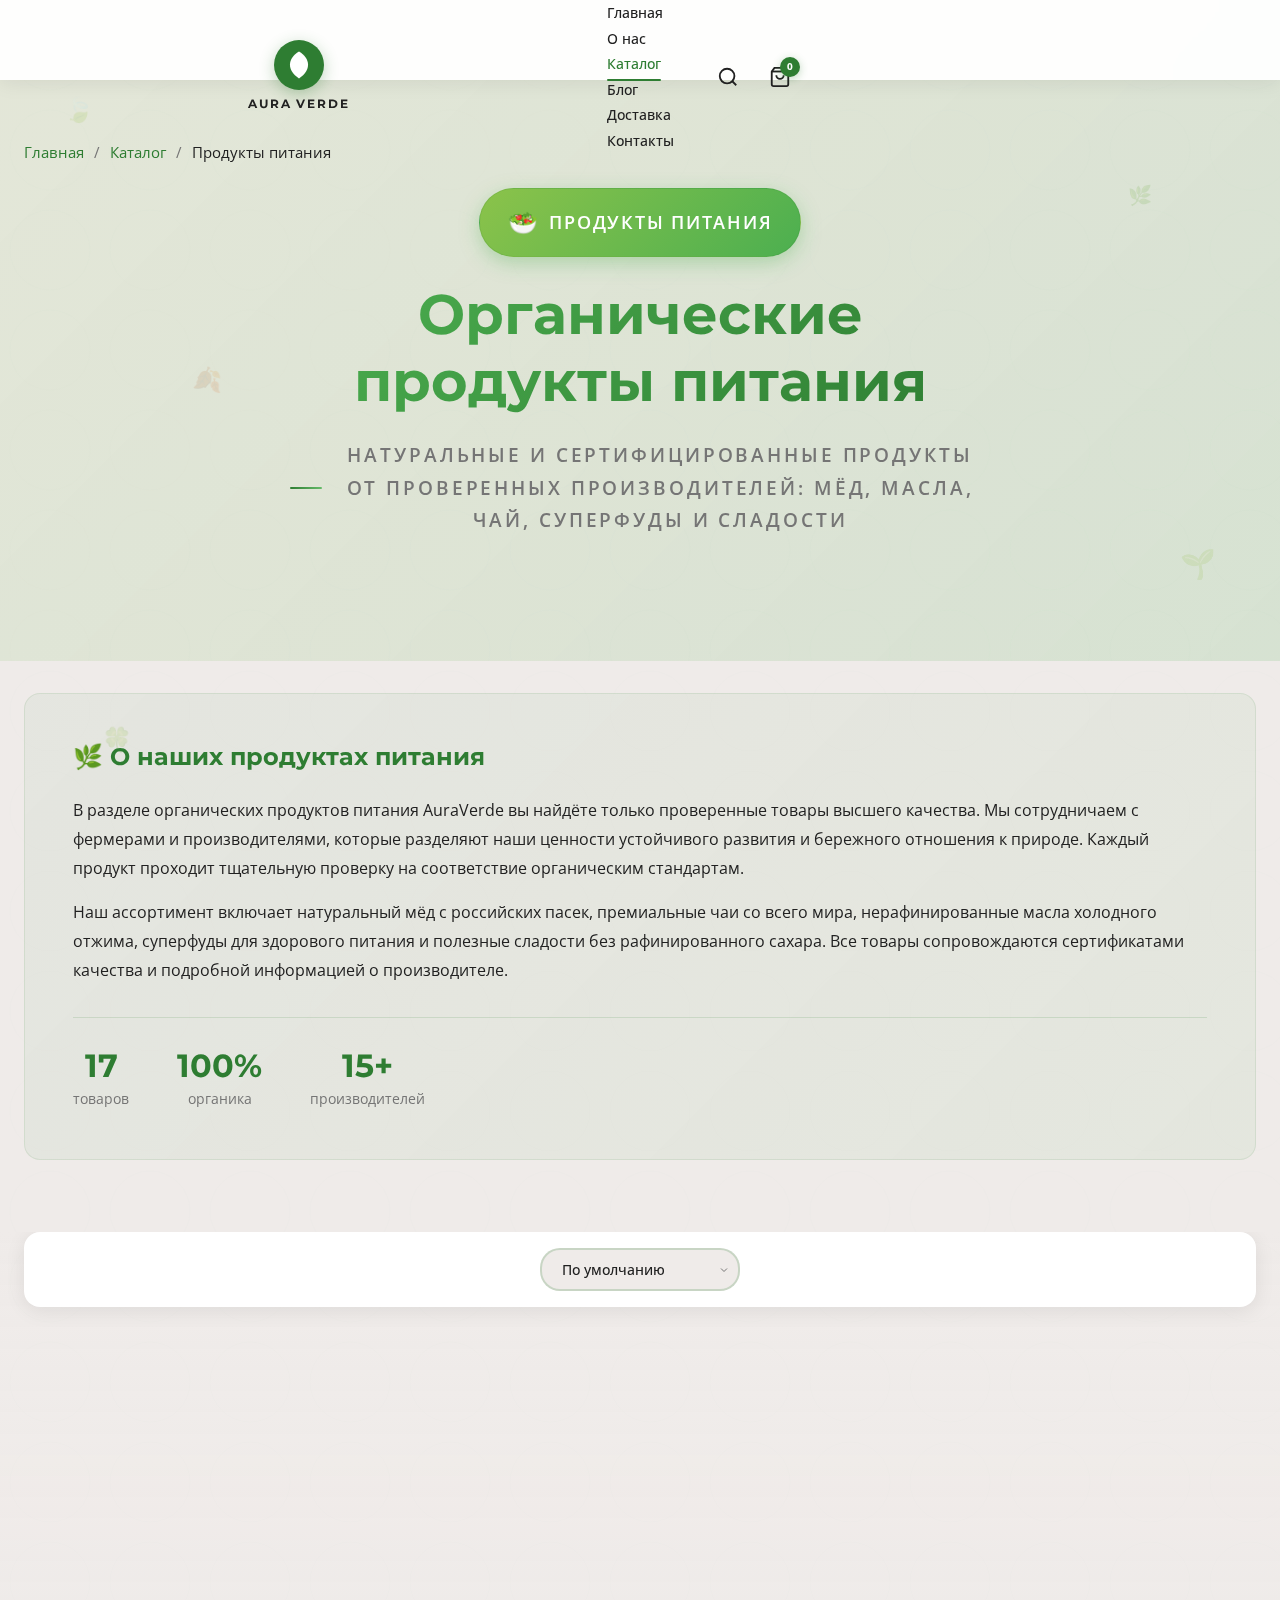
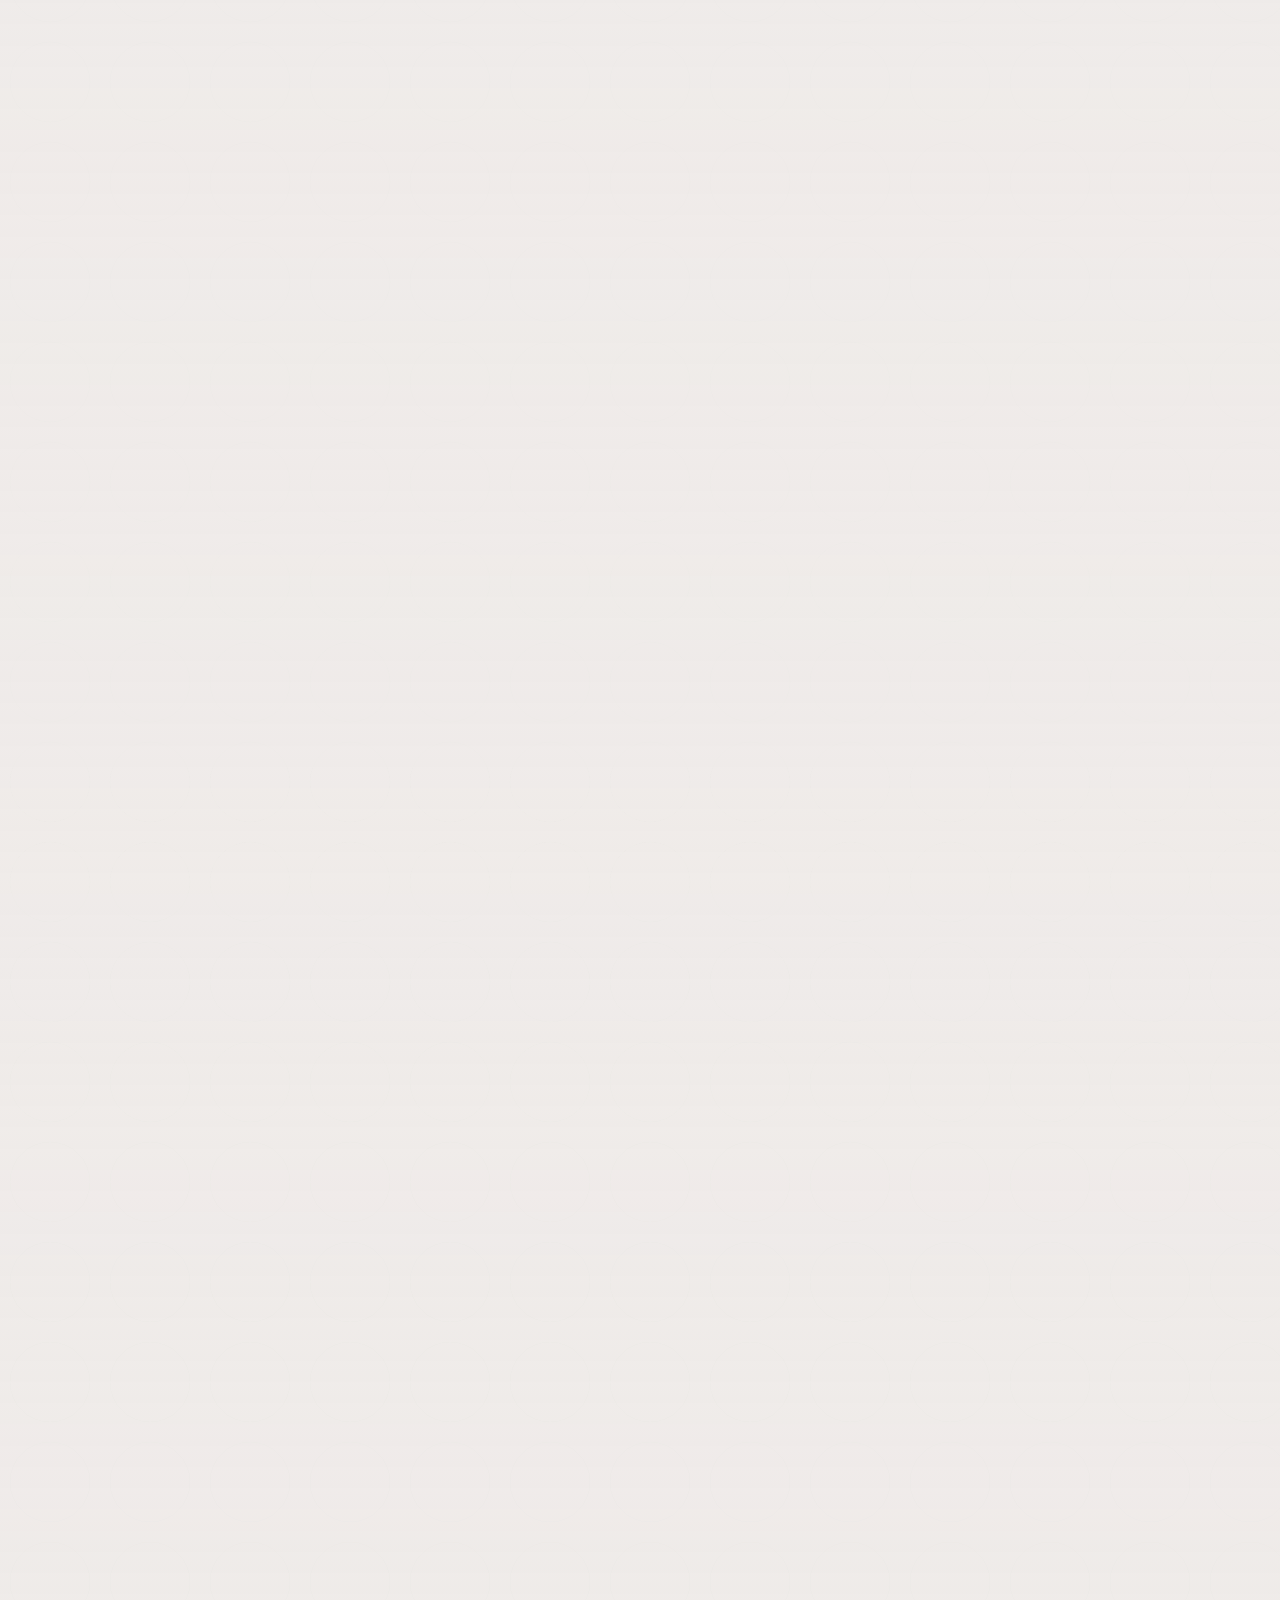
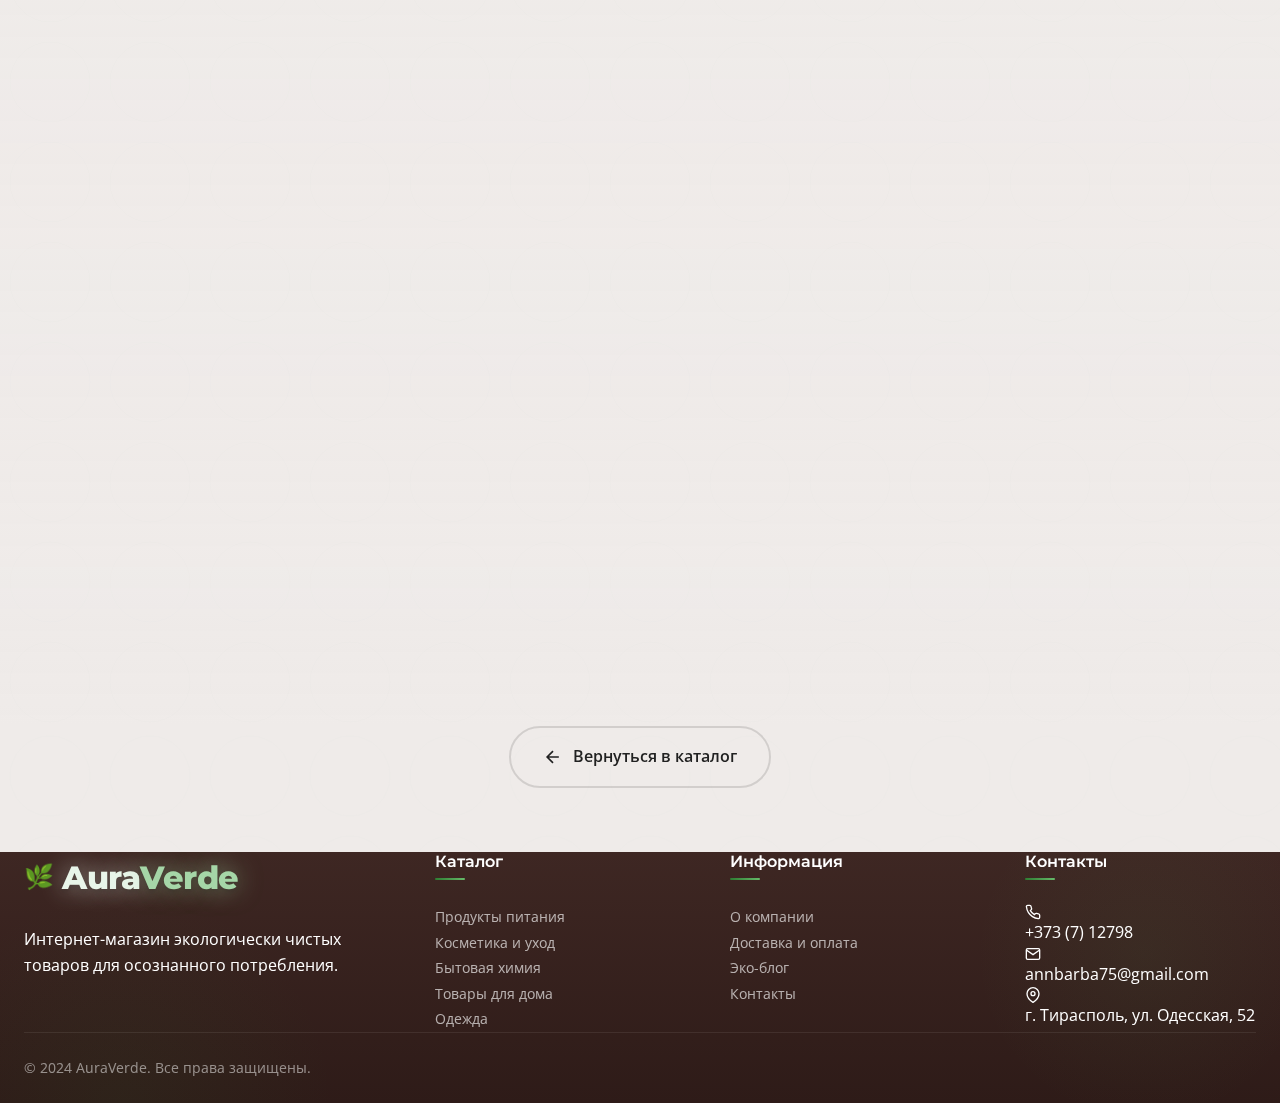
<file: category-food.html>
<!DOCTYPE html>
<html lang="ru">
<head>
    <meta charset="UTF-8">
    <meta name="viewport" content="width=device-width, initial-scale=1.0">
    <title>Продукты питания — AuraVerde | Органические продукты</title>
    <meta name="description" content="Органические продукты питания в AuraVerde: мёд, чай, масла, суперфуды. Все товары сертифицированы и экологически чистые.">
    <link rel="icon" type="image/png" sizes="32x32" href="images/free-icon-leaf-5806342.png">
    <link rel="icon" type="image/png" sizes="16x16" href="images/free-icon-leaf-5806342.png">
    <link rel="shortcut icon" type="image/png" href="images/free-icon-leaf-5806342.png">
    <link rel="apple-touch-icon" href="images/free-icon-leaf-5806342.png">
    <link rel="preconnect" href="https://fonts.googleapis.com">
    <link rel="preconnect" href="https://fonts.gstatic.com" crossorigin>
    <link href="https://fonts.googleapis.com/css2?family=Montserrat:wght@400;500;600;700&family=Open+Sans:wght@300;400;500;600;700&display=swap" rel="stylesheet">
    <link rel="stylesheet" href="css/main.css">
</head>
<body>
    <!-- Floating Nature Leaves -->
    <div class="floating-leaves" aria-hidden="true">
        <span class="floating-leaf floating-leaf--1">🍃</span>
        <span class="floating-leaf floating-leaf--2">🌿</span>
        <span class="floating-leaf floating-leaf--3">🍂</span>
        <span class="floating-leaf floating-leaf--4">🌱</span>
        <span class="floating-leaf floating-leaf--5">🍀</span>
    </div>

    <!-- Header -->
    <header class="header header--scrolled" id="header" role="banner">
        <div class="header__container container">
            <a href="index.html" class="header__logo" aria-label="AuraVerde - главная">
                <span class="header__logo-leaf-wrapper">
                    <svg viewBox="0 0 100 100" class="header__logo-animated-leaf">
                        <defs>
                            <linearGradient id="header-leaf-grad" x1="0%" y1="0%" x2="100%" y2="100%">
                                <stop offset="0%" stop-color="#A5D6A7"/>
                                <stop offset="30%" stop-color="#66BB6A"/>
                                <stop offset="70%" stop-color="#43A047"/>
                                <stop offset="100%" stop-color="#1B5E20"/>
                            </linearGradient>
                            <linearGradient id="header-leaf-vein" x1="50%" y1="0%" x2="50%" y2="100%">
                                <stop offset="0%" stop-color="#E8F5E9"/>
                                <stop offset="100%" stop-color="#81C784"/>
                            </linearGradient>
                        </defs>
                        <path d="M50 5 C15 25, 5 65, 50 95 C95 65, 85 25, 50 5" fill="url(#header-leaf-grad)"/>
                        <path d="M50 20 Q50 55, 50 88" fill="none" stroke="url(#header-leaf-vein)" stroke-width="3" stroke-linecap="round"/>
                        <path d="M50 35 Q35 40, 25 50" fill="none" stroke="rgba(255,255,255,0.5)" stroke-width="1.5" stroke-linecap="round"/>
                        <path d="M50 35 Q65 40, 75 50" fill="none" stroke="rgba(255,255,255,0.5)" stroke-width="1.5" stroke-linecap="round"/>
                        <path d="M50 50 Q38 55, 30 65" fill="none" stroke="rgba(255,255,255,0.4)" stroke-width="1.2" stroke-linecap="round"/>
                        <path d="M50 50 Q62 55, 70 65" fill="none" stroke="rgba(255,255,255,0.4)" stroke-width="1.2" stroke-linecap="round"/>
                    </svg>
                </span>
                <span class="header__logo-text">
                    <span class="header__logo-aura">Aura</span><span class="header__logo-verde">Verde</span>
                </span>
            </a>
            <nav class="header__nav" id="nav-menu" role="navigation" aria-label="Главное меню">
                <ul class="header__nav-list">
                    <li><a href="index.html" class="header__nav-link">Главная</a></li>
                    <li><a href="about.html" class="header__nav-link">О нас</a></li>
                    <li><a href="catalog.html" class="header__nav-link header__nav-link--active">Каталог</a></li>
                    <li><a href="blog.html" class="header__nav-link">Блог</a></li>
                    <li><a href="delivery.html" class="header__nav-link">Доставка</a></li>
                    <li><a href="contacts.html" class="header__nav-link">Контакты</a></li>
                </ul>
                <button class="header__nav-close" id="nav-close" aria-label="Закрыть меню">
                    <svg width="24" height="24" viewBox="0 0 24 24" fill="none" stroke="currentColor" stroke-width="2">
                        <line x1="18" y1="6" x2="6" y2="18"></line>
                        <line x1="6" y1="6" x2="18" y2="18"></line>
                    </svg>
                </button>
            </nav>
            <div class="header__actions">
                <button class="header__action-btn" id="search-btn" aria-label="Поиск">
                    <svg width="22" height="22" viewBox="0 0 24 24" fill="none" stroke="currentColor" stroke-width="2">
                        <circle cx="11" cy="11" r="8"></circle>
                        <path d="m21 21-4.35-4.35"></path>
                    </svg>
                </button>
                <a href="cart.html" class="header__action-btn" aria-label="Корзина">
                    <svg width="22" height="22" viewBox="0 0 24 24" fill="none" stroke="currentColor" stroke-width="2">
                        <path d="M6 2L3 6v14a2 2 0 0 0 2 2h14a2 2 0 0 0 2-2V6l-3-4z"></path>
                        <line x1="3" y1="6" x2="21" y2="6"></line>
                        <path d="M16 10a4 4 0 0 1-8 0"></path>
                    </svg>
                    <span class="header__cart-count" id="cart-count">0</span>
                </a>
                <button class="header__toggle" id="nav-toggle" aria-label="Открыть меню">
                    <svg width="24" height="24" viewBox="0 0 24 24" fill="none" stroke="currentColor" stroke-width="2">
                        <line x1="3" y1="6" x2="21" y2="6"></line>
                        <line x1="3" y1="12" x2="21" y2="12"></line>
                        <line x1="3" y1="18" x2="21" y2="18"></line>
                    </svg>
                </button>
            </div>
        </div>
    </header>

    <main>
        <!-- Hero Section -->
        <section class="section section--hero-inner" style="padding-top: 140px; padding-bottom: 60px; background: linear-gradient(135deg, rgba(139, 195, 74, 0.1) 0%, rgba(76, 175, 80, 0.15) 100%);">
            <div class="container">
                <nav aria-label="Хлебные крошки" style="margin-bottom: var(--spacing-lg);">
                    <ol style="display: flex; gap: 10px; list-style: none; font-size: 0.95rem; color: var(--color-text-light);">
                        <li><a href="index.html" style="color: var(--color-primary); text-decoration: none;">Главная</a></li>
                        <li>/</li>
                        <li><a href="catalog.html" style="color: var(--color-primary); text-decoration: none;">Каталог</a></li>
                        <li>/</li>
                        <li style="color: var(--color-text);">Продукты питания</li>
                    </ol>
                </nav>
                <div class="section__header" style="text-align: center;">
                    <span class="section__badge" style="display: inline-flex; align-items: center; gap: 10px; padding: 14px 28px; background: linear-gradient(135deg, #8BC34A 0%, #4CAF50 100%); color: white; font-size: 1.1rem; font-weight: 600; border-radius: 50px; box-shadow: 0 6px 20px rgba(76, 175, 80, 0.35); margin-bottom: var(--spacing-lg);">
                        <span style="font-size: 1.5rem;">🥗</span> Продукты питания
                    </span>
                    <h1 class="section__title" style="font-size: clamp(2.5rem, 5vw, 3.5rem); font-weight: 700; background: linear-gradient(135deg, #4CAF50 0%, #2E7D32 100%); -webkit-background-clip: text; -webkit-text-fill-color: transparent; background-clip: text; margin-bottom: var(--spacing-lg); line-height: 1.2;">
                        Органические продукты питания
                    </h1>
                    <p class="section__subtitle" style="max-width: 700px; margin: 0 auto; font-size: 1.2rem; color: var(--color-text-light); line-height: 1.7;">
                        Натуральные и сертифицированные продукты от проверенных производителей: мёд, масла, чай, суперфуды и сладости
                    </p>
                </div>
            </div>
        </section>

        <!-- Описание категории -->
        <section class="section" style="padding-top: var(--spacing-xl); padding-bottom: var(--spacing-lg);">
            <div class="container">
                <div class="about-story animate-in" style="margin-bottom: var(--spacing-2xl);">
                    <h2 class="about-story__title">🌿 О наших продуктах питания</h2>
                    <p class="about-story__text">
                        В разделе органических продуктов питания AuraVerde вы найдёте только проверенные товары высшего качества. Мы сотрудничаем с фермерами и производителями, которые разделяют наши ценности устойчивого развития и бережного отношения к природе. Каждый продукт проходит тщательную проверку на соответствие органическим стандартам.
                    </p>
                    <p class="about-story__text">
                        Наш ассортимент включает натуральный мёд с российских пасек, премиальные чаи со всего мира, нерафинированные масла холодного отжима, суперфуды для здорового питания и полезные сладости без рафинированного сахара. Все товары сопровождаются сертификатами качества и подробной информацией о производителе.
                    </p>
                    <div class="about-story__stats">
                        <div class="about-story__stat">
                            <span class="about-story__stat-number">17</span>
                            <span class="about-story__stat-label">товаров</span>
                        </div>
                        <div class="about-story__stat">
                            <span class="about-story__stat-number">100%</span>
                            <span class="about-story__stat-label">органика</span>
                        </div>
                        <div class="about-story__stat">
                            <span class="about-story__stat-number">15+</span>
                            <span class="about-story__stat-label">производителей</span>
                        </div>
                    </div>
                </div>
            </div>
        </section>

        <!-- Products Grid -->
        <section class="section section--catalog" id="catalog" style="padding-top: 0;">
            <div class="container">
                <div class="filter animate-in" id="filter" style="margin-bottom: var(--spacing-xl); padding: var(--spacing-md); background: white; border-radius: var(--radius-xl); box-shadow: 0 4px 20px rgba(0,0,0,0.08);">
                    <div class="filter__group filter__group--sort" style="display: flex; justify-content: flex-end;">
                        <select class="filter__select" id="sort-select" aria-label="Сортировка" style="padding: 10px 20px; border-radius: 20px; border: 2px solid rgba(46, 125, 50, 0.2); font-weight: 500;">
                            <option value="default">По умолчанию</option>
                            <option value="price-asc">Цена: по возрастанию</option>
                            <option value="price-desc">Цена: по убыванию</option>
                            <option value="rating">По рейтингу</option>
                            <option value="eco">По эко-рейтингу</option>
                        </select>
                    </div>
                </div>

                <div class="catalog__grid" id="products-grid">
                    <!-- Products will be rendered by JavaScript -->
                </div>
            </div>
        </section>

        <!-- Возврат к каталогу -->
        <section class="section" style="padding-top: 0; padding-bottom: var(--spacing-3xl);">
            <div class="container" style="text-align: center;">
                <a href="catalog.html" class="btn btn--outline btn--lg" style="gap: 10px;">
                    <svg width="20" height="20" viewBox="0 0 24 24" fill="none" stroke="currentColor" stroke-width="2">
                        <path d="M19 12H5M12 19l-7-7 7-7"/>
                    </svg>
                    Вернуться в каталог
                </a>
            </div>
        </section>
    </main>

    <!-- Cart Sidebar -->
    <aside class="cart" id="cart-sidebar" aria-label="Корзина">
        <div class="cart__header">
            <h2 class="cart__title">
                <svg width="24" height="24" viewBox="0 0 24 24" fill="none" stroke="currentColor" stroke-width="2">
                    <path d="M6 2L3 6v14a2 2 0 0 0 2 2h14a2 2 0 0 0 2-2V6l-3-4z"></path>
                    <line x1="3" y1="6" x2="21" y2="6"></line>
                    <path d="M16 10a4 4 0 0 1-8 0"></path>
                </svg>
                Корзина
            </h2>
            <button class="cart__close" id="cart-close" aria-label="Закрыть корзину">
                <svg width="24" height="24" viewBox="0 0 24 24" fill="none" stroke="currentColor" stroke-width="2">
                    <line x1="18" y1="6" x2="6" y2="18"></line>
                    <line x1="6" y1="6" x2="18" y2="18"></line>
                </svg>
            </button>
        </div>
        <div class="cart__items" id="cart-items"></div>
        <div class="cart__footer" id="cart-footer" style="display: none;">
            <div class="cart__eco-impact" id="cart-eco-impact"></div>
            <div class="cart__total">
                <span>Итого:</span>
                <span class="cart__total-price" id="cart-total">0 ₽</span>
            </div>
            <button class="btn btn--primary btn--full" id="checkout-btn">
                Оформить заказ
                <svg width="20" height="20" viewBox="0 0 24 24" fill="none" stroke="currentColor" stroke-width="2">
                    <path d="M5 12h14M12 5l7 7-7 7"/>
                </svg>
            </button>
        </div>
    </aside>

    <!-- Overlay -->
    <div class="overlay" id="overlay"></div>

    <!-- Quick View Modal -->
    <div class="modal" id="quick-view-modal" role="dialog" aria-labelledby="quick-view-title" aria-modal="true">
        <div class="modal__backdrop" id="quick-view-backdrop"></div>
        <div class="modal__content modal__content--product">
            <button class="modal__close" id="quick-view-close" aria-label="Закрыть">
                <svg width="24" height="24" viewBox="0 0 24 24" fill="none" stroke="currentColor" stroke-width="2">
                    <line x1="18" y1="6" x2="6" y2="18"></line>
                    <line x1="6" y1="6" x2="18" y2="18"></line>
                </svg>
            </button>
            <div class="modal__product">
                <div class="modal__product-image" id="quick-view-image">🍯</div>
                <div class="modal__product-info">
                    <span class="modal__product-category" id="quick-view-category">Категория</span>
                    <h2 class="modal__product-title" id="quick-view-title">Название товара</h2>
                    <div class="modal__product-price" id="quick-view-price">0 ₽</div>
                    <p class="modal__product-description" id="quick-view-description">Описание товара</p>
                    <div class="modal__product-eco">
                        <h4>Эко-рейтинг</h4>
                        <div class="modal__product-eco-rating" id="quick-view-eco-rating"></div>
                    </div>
                    <div class="modal__product-certificates">
                        <h4>Сертификаты</h4>
                        <div class="modal__product-certificates-list" id="quick-view-certificates"></div>
                    </div>
                    <div class="modal__product-markers">
                        <h4>Эко-маркеры</h4>
                        <div class="modal__product-markers-list" id="quick-view-markers"></div>
                    </div>
                    <div class="modal__product-manufacturer">
                        <h4>Производитель</h4>
                        <div class="modal__product-manufacturer-info">
                            <span id="quick-view-manufacturer-name">Название</span>
                            <span id="quick-view-manufacturer-country">Страна</span>
                            <button class="btn btn--sm btn--outline" id="show-manufacturer">Подробнее</button>
                        </div>
                    </div>
                    <div class="modal__product-carbon">
                        <span class="modal__product-carbon-icon">🌱</span>
                        <span>Углеродный след: <strong id="quick-view-carbon">0 кг CO₂</strong></span>
                    </div>
                    <div class="modal__product-actions">
                        <button class="btn btn--primary btn--lg" id="quick-view-add-cart">В корзину</button>
                    </div>
                </div>
            </div>
        </div>
    </div>

    <!-- Manufacturer Modal -->
    <div class="modal" id="manufacturer-modal" role="dialog" aria-labelledby="manufacturer-name" aria-modal="true">
        <div class="modal__backdrop" id="manufacturer-backdrop"></div>
        <div class="modal__content modal__content--manufacturer">
            <button class="modal__close" id="manufacturer-close" aria-label="Закрыть">
                <svg width="24" height="24" viewBox="0 0 24 24" fill="none" stroke="currentColor" stroke-width="2">
                    <line x1="18" y1="6" x2="6" y2="18"></line>
                    <line x1="6" y1="6" x2="18" y2="18"></line>
                </svg>
            </button>
            <div class="modal__manufacturer">
                <div class="modal__manufacturer-header">
                    <div class="modal__manufacturer-logo">🏭</div>
                    <div>
                        <h2 class="modal__manufacturer-name" id="manufacturer-name">Название</h2>
                        <span class="modal__manufacturer-country" id="manufacturer-country">Страна</span>
                    </div>
                </div>
                <p class="modal__manufacturer-description" id="manufacturer-description">Описание производителя</p>
                <div class="modal__manufacturer-practices">
                    <h4>Экологические практики</h4>
                    <ul id="manufacturer-practices"></ul>
                </div>
                <a href="#" class="btn btn--outline" id="manufacturer-website" target="_blank" rel="noopener">Перейти на сайт →</a>
            </div>
        </div>
    </div>

    <!-- Footer -->
    <footer class="footer">
        <div class="container">
            <div class="footer__grid">
                <div class="footer__column footer__column--brand animate-in">
                    <a href="index.html" class="footer__logo">
                        <span class="footer__logo-leaf">🌿</span>
                        <span class="footer__logo-text">
                            <span class="footer__logo-aura">Aura</span><span class="footer__logo-verde">Verde</span>
                        </span>
                    </a>
                    <p class="footer__description">
                        Интернет-магазин экологически чистых товаров для осознанного потребления.
                    </p>
                </div>
                <div class="footer__column animate-in">
                    <h4 class="footer__title">Каталог</h4>
                    <ul class="footer__links">
                        <li><a href="category-food.html">Продукты питания</a></li>
                        <li><a href="category-cosmetics.html">Косметика и уход</a></li>
                        <li><a href="category-household.html">Бытовая химия</a></li>
                        <li><a href="category-home.html">Товары для дома</a></li>
                        <li><a href="category-clothes.html">Одежда</a></li>
                    </ul>
                </div>
                <div class="footer__column animate-in">
                    <h4 class="footer__title">Информация</h4>
                    <ul class="footer__links">
                        <li><a href="about.html">О компании</a></li>
                        <li><a href="delivery.html">Доставка и оплата</a></li>
                        <li><a href="blog.html">Эко-блог</a></li>
                        <li><a href="contacts.html">Контакты</a></li>
                    </ul>
                </div>
                <div class="footer__column animate-in">
                    <h4 class="footer__title">Контакты</h4>
                    <ul class="footer__contacts">
                        <li>
                            <svg width="16" height="16" viewBox="0 0 24 24" fill="none" stroke="currentColor" stroke-width="2">
                                <path d="M22 16.92v3a2 2 0 0 1-2.18 2 19.79 19.79 0 0 1-8.63-3.07 19.5 19.5 0 0 1-6-6 19.79 19.79 0 0 1-3.07-8.67A2 2 0 0 1 4.11 2h3a2 2 0 0 1 2 1.72c.127.96.362 1.903.7 2.81a2 2 0 0 1-.45 2.11L8.09 9.91a16 16 0 0 0 6 6l1.27-1.27a2 2 0 0 1 2.11-.45c.907.338 1.85.573 2.81.7A2 2 0 0 1 22 16.92z"/>
                            </svg>
                            <a href="tel:+373712798">+373 (7) 12798</a>
                        </li>
                        <li>
                            <svg width="16" height="16" viewBox="0 0 24 24" fill="none" stroke="currentColor" stroke-width="2">
                                <path d="M4 4h16c1.1 0 2 .9 2 2v12c0 1.1-.9 2-2 2H4c-1.1 0-2-.9-2-2V6c0-1.1.9-2 2-2z"/>
                                <polyline points="22,6 12,13 2,6"/>
                            </svg>
                            <a href="mailto:annbarba75@gmail.com">annbarba75@gmail.com</a>
                        </li>
                        <li>
                            <svg width="16" height="16" viewBox="0 0 24 24" fill="none" stroke="currentColor" stroke-width="2">
                                <path d="M21 10c0 7-9 13-9 13s-9-6-9-13a9 9 0 0 1 18 0z"/>
                                <circle cx="12" cy="10" r="3"/>
                            </svg>
                            <span>г. Тирасполь, ул. Одесская, 52</span>
                        </li>
                    </ul>
                </div>
            </div>
            <div class="footer__bottom">
                <p class="footer__copyright">© 2024 AuraVerde. Все права защищены.</p>
            </div>
        </div>
    </footer>

    <!-- Back to Top Button -->
    <button class="back-to-top" id="back-to-top" aria-label="Наверх">
        <svg width="24" height="24" viewBox="0 0 24 24" fill="none" stroke="currentColor" stroke-width="2">
            <path d="M18 15l-6-6-6 6"/>
        </svg>
    </button>

    <!-- Toast -->
    <div class="toast" id="toast">
        <span class="toast__message" id="toast-message"></span>
    </div>

    <script src="js/data/products.js"></script>
    <script src="js/app.js"></script>
    <script>
        // Фильтрация только продуктов питания
        document.addEventListener('DOMContentLoaded', () => {
            const foodProducts = PRODUCTS_DATA.filter(p => p.category === 'food');
            renderProducts(foodProducts);
        });
    </script>
</body>
</html>
</file>
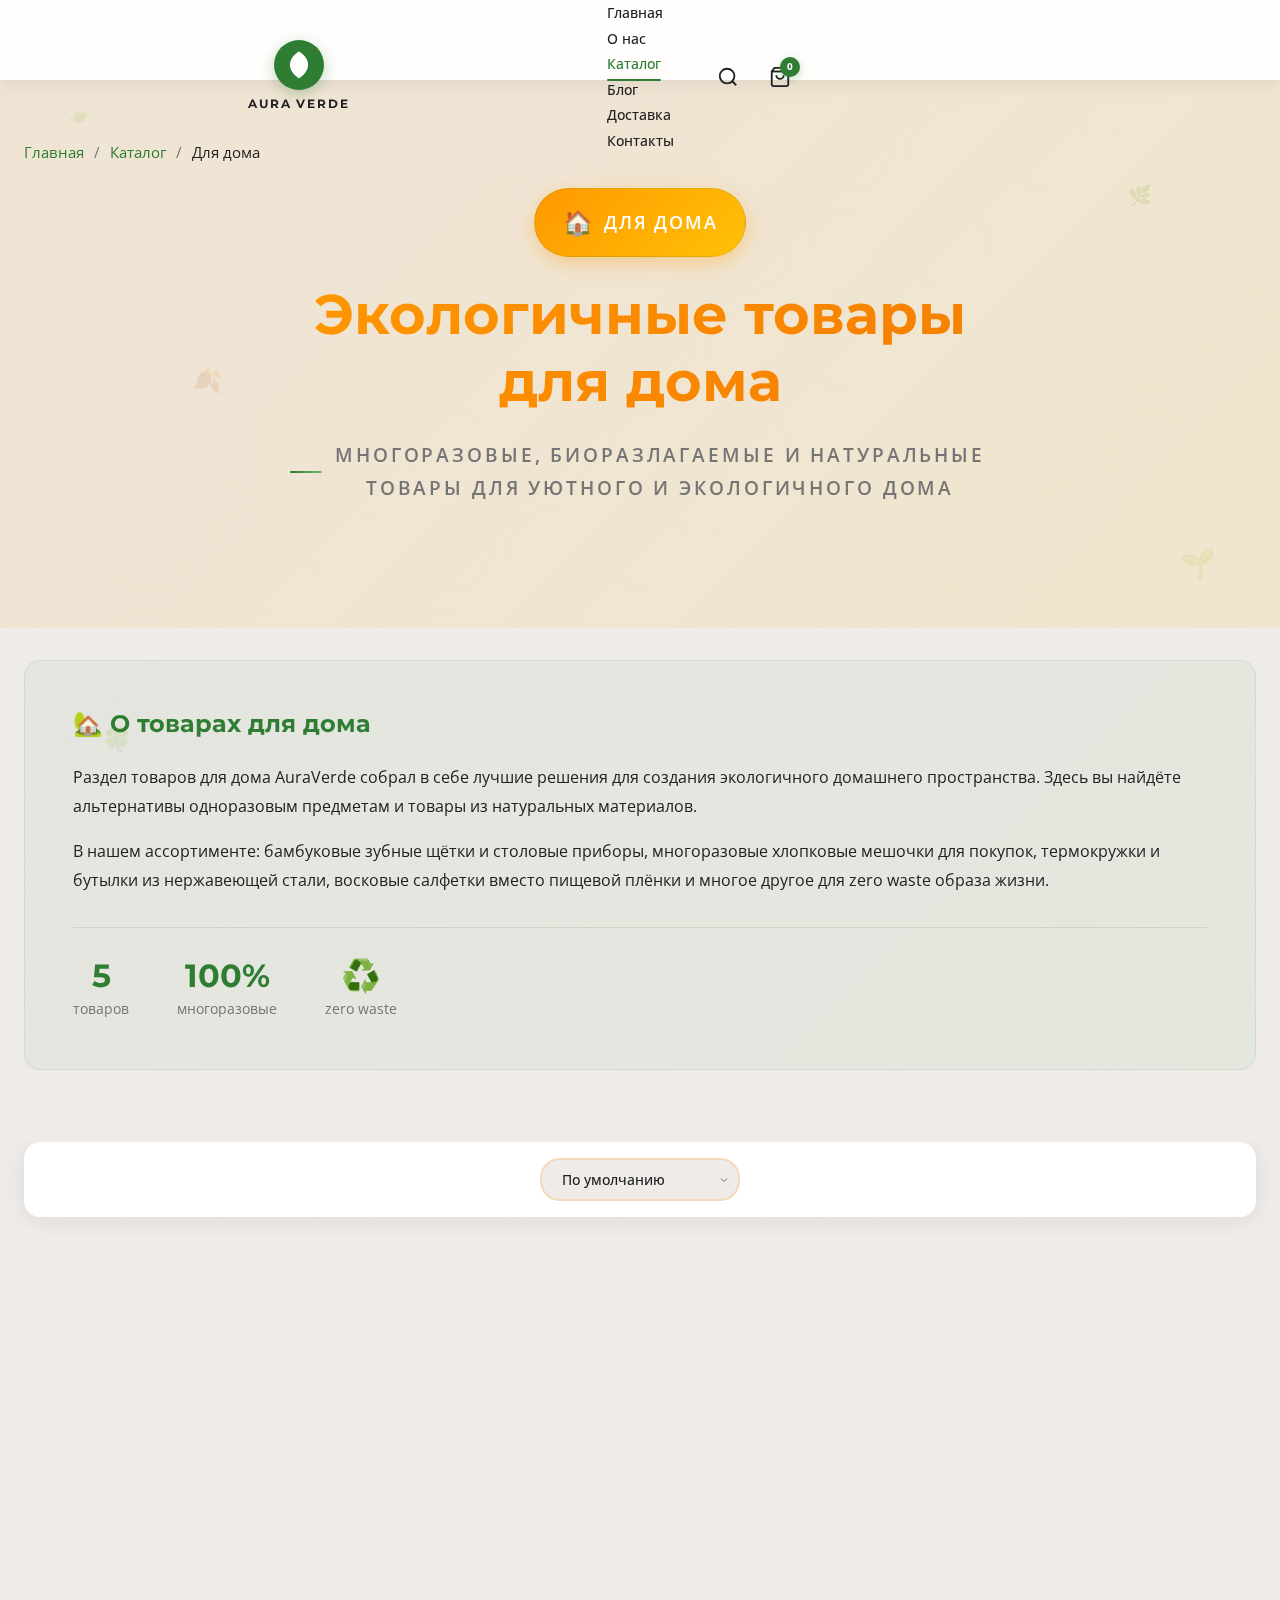
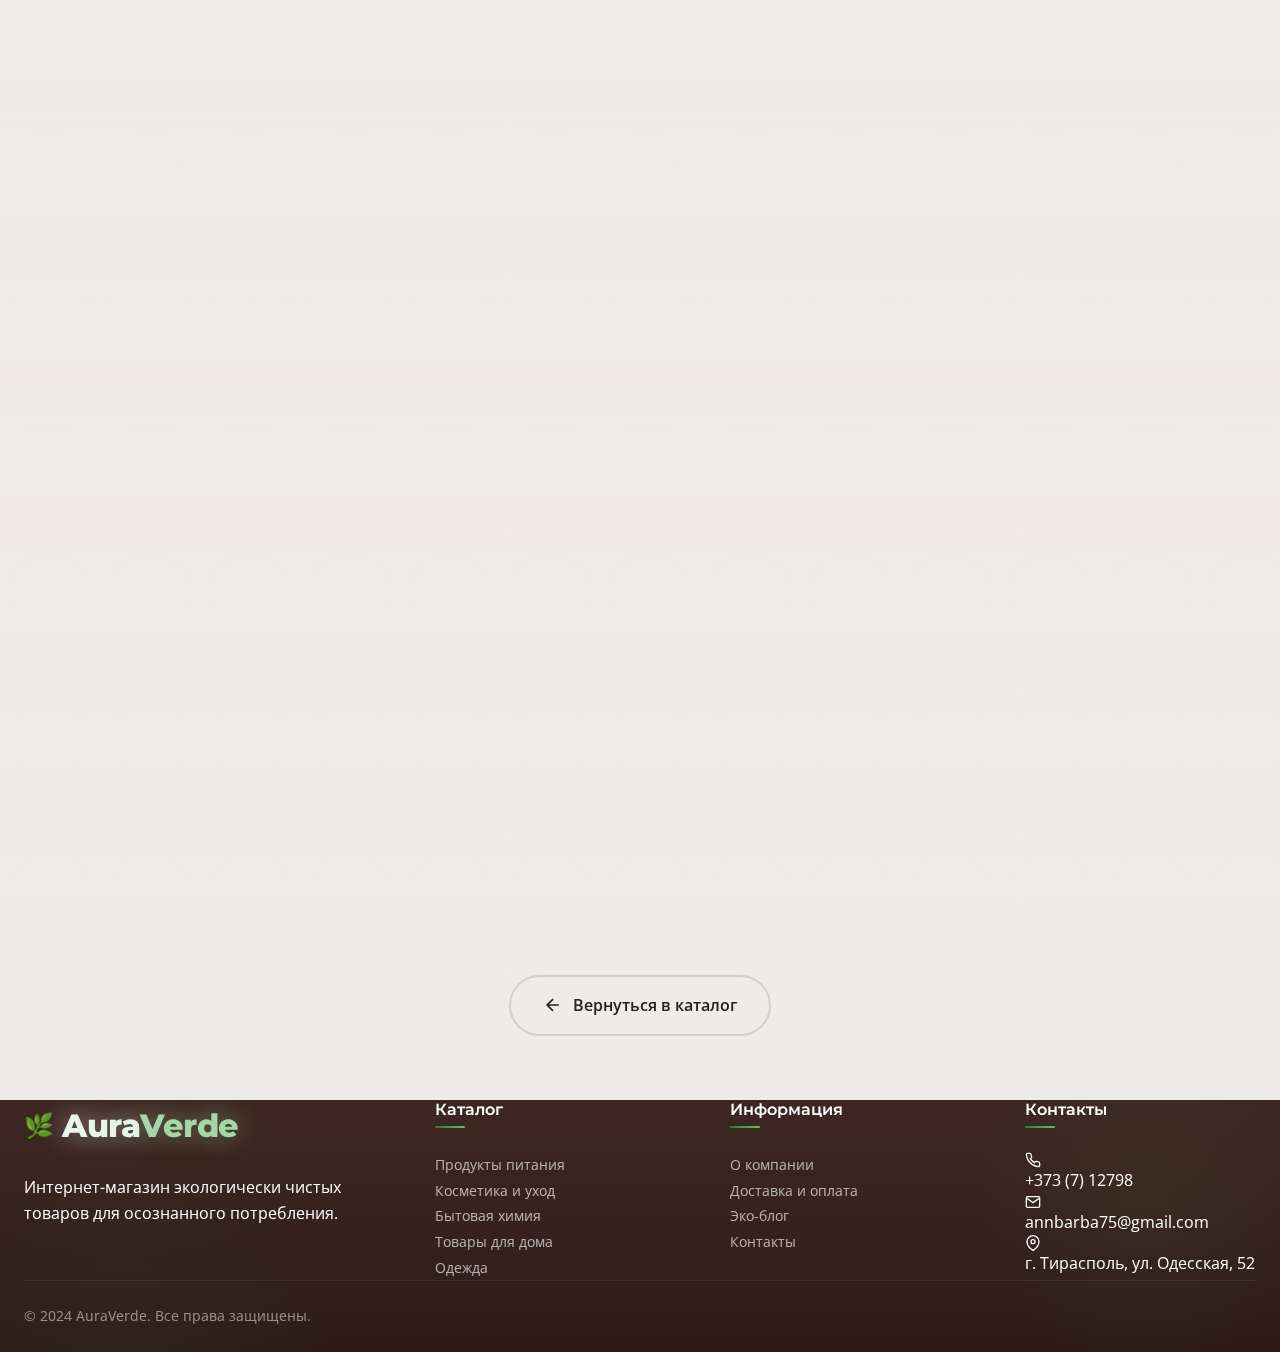
<file: category-home.html>
<!DOCTYPE html>
<html lang="ru">
<head>
    <meta charset="UTF-8">
    <meta name="viewport" content="width=device-width, initial-scale=1.0">
    <title>Для дома — AuraVerde | Экологичные товары для дома</title>
    <meta name="description" content="Экологичные товары для дома в AuraVerde: бамбуковые изделия, многоразовые мешочки, термокружки и биоразлагаемые товары.">
    <link rel="icon" type="image/png" sizes="32x32" href="images/free-icon-leaf-5806342.png">
    <link rel="icon" type="image/png" sizes="16x16" href="images/free-icon-leaf-5806342.png">
    <link rel="shortcut icon" type="image/png" href="images/free-icon-leaf-5806342.png">
    <link rel="apple-touch-icon" href="images/free-icon-leaf-5806342.png">
    <link rel="preconnect" href="https://fonts.googleapis.com">
    <link rel="preconnect" href="https://fonts.gstatic.com" crossorigin>
    <link href="https://fonts.googleapis.com/css2?family=Montserrat:wght@400;500;600;700&family=Open+Sans:wght@300;400;500;600;700&display=swap" rel="stylesheet">
    <link rel="stylesheet" href="css/main.css">
</head>
<body>
    <div class="floating-leaves" aria-hidden="true">
        <span class="floating-leaf floating-leaf--1">🍃</span>
        <span class="floating-leaf floating-leaf--2">🌿</span>
        <span class="floating-leaf floating-leaf--3">🍂</span>
        <span class="floating-leaf floating-leaf--4">🌱</span>
        <span class="floating-leaf floating-leaf--5">🍀</span>
    </div>

    <header class="header header--scrolled" id="header" role="banner">
        <div class="header__container container">
            <a href="index.html" class="header__logo" aria-label="AuraVerde - главная">
                <span class="header__logo-leaf-wrapper">
                    <svg viewBox="0 0 100 100" class="header__logo-animated-leaf">
                        <defs>
                            <linearGradient id="header-leaf-grad" x1="0%" y1="0%" x2="100%" y2="100%">
                                <stop offset="0%" stop-color="#A5D6A7"/><stop offset="30%" stop-color="#66BB6A"/><stop offset="70%" stop-color="#43A047"/><stop offset="100%" stop-color="#1B5E20"/>
                            </linearGradient>
                            <linearGradient id="header-leaf-vein" x1="50%" y1="0%" x2="50%" y2="100%">
                                <stop offset="0%" stop-color="#E8F5E9"/><stop offset="100%" stop-color="#81C784"/>
                            </linearGradient>
                        </defs>
                        <path d="M50 5 C15 25, 5 65, 50 95 C95 65, 85 25, 50 5" fill="url(#header-leaf-grad)"/>
                        <path d="M50 20 Q50 55, 50 88" fill="none" stroke="url(#header-leaf-vein)" stroke-width="3" stroke-linecap="round"/>
                        <path d="M50 35 Q35 40, 25 50" fill="none" stroke="rgba(255,255,255,0.5)" stroke-width="1.5" stroke-linecap="round"/>
                        <path d="M50 35 Q65 40, 75 50" fill="none" stroke="rgba(255,255,255,0.5)" stroke-width="1.5" stroke-linecap="round"/>
                    </svg>
                </span>
                <span class="header__logo-text"><span class="header__logo-aura">Aura</span><span class="header__logo-verde">Verde</span></span>
            </a>
            <nav class="header__nav" id="nav-menu" role="navigation" aria-label="Главное меню">
                <ul class="header__nav-list">
                    <li><a href="index.html" class="header__nav-link">Главная</a></li>
                    <li><a href="about.html" class="header__nav-link">О нас</a></li>
                    <li><a href="catalog.html" class="header__nav-link header__nav-link--active">Каталог</a></li>
                    <li><a href="blog.html" class="header__nav-link">Блог</a></li>
                    <li><a href="delivery.html" class="header__nav-link">Доставка</a></li>
                    <li><a href="contacts.html" class="header__nav-link">Контакты</a></li>
                </ul>
                <button class="header__nav-close" id="nav-close" aria-label="Закрыть меню"><svg width="24" height="24" viewBox="0 0 24 24" fill="none" stroke="currentColor" stroke-width="2"><line x1="18" y1="6" x2="6" y2="18"></line><line x1="6" y1="6" x2="18" y2="18"></line></svg></button>
            </nav>
            <div class="header__actions">
                <button class="header__action-btn" id="search-btn" aria-label="Поиск"><svg width="22" height="22" viewBox="0 0 24 24" fill="none" stroke="currentColor" stroke-width="2"><circle cx="11" cy="11" r="8"></circle><path d="m21 21-4.35-4.35"></path></svg></button>
                <a href="cart.html" class="header__action-btn" aria-label="Корзина"><svg width="22" height="22" viewBox="0 0 24 24" fill="none" stroke="currentColor" stroke-width="2"><path d="M6 2L3 6v14a2 2 0 0 0 2 2h14a2 2 0 0 0 2-2V6l-3-4z"></path><line x1="3" y1="6" x2="21" y2="6"></line><path d="M16 10a4 4 0 0 1-8 0"></path></svg><span class="header__cart-count" id="cart-count">0</span></a>
                <button class="header__toggle" id="nav-toggle" aria-label="Открыть меню"><svg width="24" height="24" viewBox="0 0 24 24" fill="none" stroke="currentColor" stroke-width="2"><line x1="3" y1="6" x2="21" y2="6"></line><line x1="3" y1="12" x2="21" y2="12"></line><line x1="3" y1="18" x2="21" y2="18"></line></svg></button>
            </div>
        </div>
    </header>

    <main>
        <section class="section section--hero-inner" style="padding-top: 140px; padding-bottom: 60px; background: linear-gradient(135deg, rgba(255, 152, 0, 0.08) 0%, rgba(255, 193, 7, 0.12) 100%);">
            <div class="container">
                <nav aria-label="Хлебные крошки" style="margin-bottom: var(--spacing-lg);">
                    <ol style="display: flex; gap: 10px; list-style: none; font-size: 0.95rem; color: var(--color-text-light);">
                        <li><a href="index.html" style="color: var(--color-primary); text-decoration: none;">Главная</a></li>
                        <li>/</li>
                        <li><a href="catalog.html" style="color: var(--color-primary); text-decoration: none;">Каталог</a></li>
                        <li>/</li>
                        <li style="color: var(--color-text);">Для дома</li>
                    </ol>
                </nav>
                <div class="section__header" style="text-align: center;">
                    <span class="section__badge" style="display: inline-flex; align-items: center; gap: 10px; padding: 14px 28px; background: linear-gradient(135deg, #FF9800 0%, #FFC107 100%); color: white; font-size: 1.1rem; font-weight: 600; border-radius: 50px; box-shadow: 0 6px 20px rgba(255, 152, 0, 0.35); margin-bottom: var(--spacing-lg);">
                        <span style="font-size: 1.5rem;">🏠</span> Для дома
                    </span>
                    <h1 class="section__title" style="font-size: clamp(2.5rem, 5vw, 3.5rem); font-weight: 700; background: linear-gradient(135deg, #FF9800 0%, #F57C00 100%); -webkit-background-clip: text; -webkit-text-fill-color: transparent; background-clip: text; margin-bottom: var(--spacing-lg); line-height: 1.2;">
                        Экологичные товары для дома
                    </h1>
                    <p class="section__subtitle" style="max-width: 700px; margin: 0 auto; font-size: 1.2rem; color: var(--color-text-light); line-height: 1.7;">
                        Многоразовые, биоразлагаемые и натуральные товары для уютного и экологичного дома
                    </p>
                </div>
            </div>
        </section>

        <section class="section" style="padding-top: var(--spacing-xl); padding-bottom: var(--spacing-lg);">
            <div class="container">
                <div class="about-story animate-in" style="margin-bottom: var(--spacing-2xl);">
                    <h2 class="about-story__title">🏡 О товарах для дома</h2>
                    <p class="about-story__text">
                        Раздел товаров для дома AuraVerde собрал в себе лучшие решения для создания экологичного домашнего пространства. Здесь вы найдёте альтернативы одноразовым предметам и товары из натуральных материалов.
                    </p>
                    <p class="about-story__text">
                        В нашем ассортименте: бамбуковые зубные щётки и столовые приборы, многоразовые хлопковые мешочки для покупок, термокружки и бутылки из нержавеющей стали, восковые салфетки вместо пищевой плёнки и многое другое для zero waste образа жизни.
                    </p>
                    <div class="about-story__stats">
                        <div class="about-story__stat"><span class="about-story__stat-number">5</span><span class="about-story__stat-label">товаров</span></div>
                        <div class="about-story__stat"><span class="about-story__stat-number">100%</span><span class="about-story__stat-label">многоразовые</span></div>
                        <div class="about-story__stat"><span class="about-story__stat-number">♻️</span><span class="about-story__stat-label">zero waste</span></div>
                    </div>
                </div>
            </div>
        </section>

        <section class="section section--catalog" id="catalog" style="padding-top: 0;">
            <div class="container">
                <div class="filter animate-in" id="filter" style="margin-bottom: var(--spacing-xl); padding: var(--spacing-md); background: white; border-radius: var(--radius-xl); box-shadow: 0 4px 20px rgba(0,0,0,0.08);">
                    <div class="filter__group filter__group--sort" style="display: flex; justify-content: flex-end;">
                        <select class="filter__select" id="sort-select" aria-label="Сортировка" style="padding: 10px 20px; border-radius: 20px; border: 2px solid rgba(255, 152, 0, 0.2); font-weight: 500;">
                            <option value="default">По умолчанию</option>
                            <option value="price-asc">Цена: по возрастанию</option>
                            <option value="price-desc">Цена: по убыванию</option>
                            <option value="rating">По рейтингу</option>
                            <option value="eco">По эко-рейтингу</option>
                        </select>
                    </div>
                </div>
                <div class="catalog__grid" id="products-grid"></div>
            </div>
        </section>

        <section class="section" style="padding-top: 0; padding-bottom: var(--spacing-3xl);">
            <div class="container" style="text-align: center;">
                <a href="catalog.html" class="btn btn--outline btn--lg" style="gap: 10px;">
                    <svg width="20" height="20" viewBox="0 0 24 24" fill="none" stroke="currentColor" stroke-width="2"><path d="M19 12H5M12 19l-7-7 7-7"/></svg>
                    Вернуться в каталог
                </a>
            </div>
        </section>
    </main>

    <aside class="cart" id="cart-sidebar" aria-label="Корзина">
        <div class="cart__header"><h2 class="cart__title"><svg width="24" height="24" viewBox="0 0 24 24" fill="none" stroke="currentColor" stroke-width="2"><path d="M6 2L3 6v14a2 2 0 0 0 2 2h14a2 2 0 0 0 2-2V6l-3-4z"></path><line x1="3" y1="6" x2="21" y2="6"></line><path d="M16 10a4 4 0 0 1-8 0"></path></svg>Корзина</h2><button class="cart__close" id="cart-close" aria-label="Закрыть корзину"><svg width="24" height="24" viewBox="0 0 24 24" fill="none" stroke="currentColor" stroke-width="2"><line x1="18" y1="6" x2="6" y2="18"></line><line x1="6" y1="6" x2="18" y2="18"></line></svg></button></div>
        <div class="cart__items" id="cart-items"></div>
        <div class="cart__footer" id="cart-footer" style="display: none;"><div class="cart__total"><span>Итого:</span><span class="cart__total-price" id="cart-total">0 ₽</span></div><button class="btn btn--primary btn--full" id="checkout-btn">Оформить заказ</button></div>
    </aside>
    <div class="overlay" id="overlay"></div>

    <div class="modal" id="quick-view-modal" role="dialog" aria-labelledby="quick-view-title" aria-modal="true">
        <div class="modal__backdrop" id="quick-view-backdrop"></div>
        <div class="modal__content modal__content--product">
            <button class="modal__close" id="quick-view-close" aria-label="Закрыть"><svg width="24" height="24" viewBox="0 0 24 24" fill="none" stroke="currentColor" stroke-width="2"><line x1="18" y1="6" x2="6" y2="18"></line><line x1="6" y1="6" x2="18" y2="18"></line></svg></button>
            <div class="modal__product">
                <div class="modal__product-image" id="quick-view-image">🏠</div>
                <div class="modal__product-info">
                    <span class="modal__product-category" id="quick-view-category">Категория</span>
                    <h2 class="modal__product-title" id="quick-view-title">Название товара</h2>
                    <div class="modal__product-price" id="quick-view-price">0 ₽</div>
                    <p class="modal__product-description" id="quick-view-description">Описание товара</p>
                    <div class="modal__product-eco"><h4>Эко-рейтинг</h4><div class="modal__product-eco-rating" id="quick-view-eco-rating"></div></div>
                    <div class="modal__product-certificates"><h4>Сертификаты</h4><div class="modal__product-certificates-list" id="quick-view-certificates"></div></div>
                    <div class="modal__product-markers"><h4>Эко-маркеры</h4><div class="modal__product-markers-list" id="quick-view-markers"></div></div>
                    <div class="modal__product-manufacturer"><h4>Производитель</h4><div class="modal__product-manufacturer-info"><span id="quick-view-manufacturer-name">Название</span><span id="quick-view-manufacturer-country">Страна</span><button class="btn btn--sm btn--outline" id="show-manufacturer">Подробнее</button></div></div>
                    <div class="modal__product-carbon"><span class="modal__product-carbon-icon">🌱</span><span>Углеродный след: <strong id="quick-view-carbon">0 кг CO₂</strong></span></div>
                    <div class="modal__product-actions"><button class="btn btn--primary btn--lg" id="quick-view-add-cart">В корзину</button></div>
                </div>
            </div>
        </div>
    </div>

    <div class="modal" id="manufacturer-modal" role="dialog" aria-labelledby="manufacturer-name" aria-modal="true">
        <div class="modal__backdrop" id="manufacturer-backdrop"></div>
        <div class="modal__content modal__content--manufacturer">
            <button class="modal__close" id="manufacturer-close" aria-label="Закрыть"><svg width="24" height="24" viewBox="0 0 24 24" fill="none" stroke="currentColor" stroke-width="2"><line x1="18" y1="6" x2="6" y2="18"></line><line x1="6" y1="6" x2="18" y2="18"></line></svg></button>
            <div class="modal__manufacturer"><div class="modal__manufacturer-header"><div class="modal__manufacturer-logo">🏭</div><div><h2 class="modal__manufacturer-name" id="manufacturer-name">Название</h2><span class="modal__manufacturer-country" id="manufacturer-country">Страна</span></div></div><p class="modal__manufacturer-description" id="manufacturer-description">Описание</p><div class="modal__manufacturer-practices"><h4>Экологические практики</h4><ul id="manufacturer-practices"></ul></div><a href="#" class="btn btn--outline" id="manufacturer-website" target="_blank" rel="noopener">Перейти на сайт →</a></div>
        </div>
    </div>

    <footer class="footer">
        <div class="container">
            <div class="footer__grid">
                <div class="footer__column footer__column--brand animate-in"><a href="index.html" class="footer__logo"><span class="footer__logo-leaf">🌿</span><span class="footer__logo-text"><span class="footer__logo-aura">Aura</span><span class="footer__logo-verde">Verde</span></span></a><p class="footer__description">Интернет-магазин экологически чистых товаров для осознанного потребления.</p></div>
                <div class="footer__column animate-in"><h4 class="footer__title">Каталог</h4><ul class="footer__links"><li><a href="category-food.html">Продукты питания</a></li><li><a href="category-cosmetics.html">Косметика и уход</a></li><li><a href="category-household.html">Бытовая химия</a></li><li><a href="category-home.html">Товары для дома</a></li><li><a href="category-clothes.html">Одежда</a></li></ul></div>
                <div class="footer__column animate-in"><h4 class="footer__title">Информация</h4><ul class="footer__links"><li><a href="about.html">О компании</a></li><li><a href="delivery.html">Доставка и оплата</a></li><li><a href="blog.html">Эко-блог</a></li><li><a href="contacts.html">Контакты</a></li></ul></div>
                <div class="footer__column animate-in"><h4 class="footer__title">Контакты</h4><ul class="footer__contacts"><li><svg width="16" height="16" viewBox="0 0 24 24" fill="none" stroke="currentColor" stroke-width="2"><path d="M22 16.92v3a2 2 0 0 1-2.18 2 19.79 19.79 0 0 1-8.63-3.07 19.5 19.5 0 0 1-6-6 19.79 19.79 0 0 1-3.07-8.67A2 2 0 0 1 4.11 2h3a2 2 0 0 1 2 1.72c.127.96.362 1.903.7 2.81a2 2 0 0 1-.45 2.11L8.09 9.91a16 16 0 0 0 6 6l1.27-1.27a2 2 0 0 1 2.11-.45c.907.338 1.85.573 2.81.7A2 2 0 0 1 22 16.92z"/></svg><a href="tel:+373712798">+373 (7) 12798</a></li><li><svg width="16" height="16" viewBox="0 0 24 24" fill="none" stroke="currentColor" stroke-width="2"><path d="M4 4h16c1.1 0 2 .9 2 2v12c0 1.1-.9 2-2 2H4c-1.1 0-2-.9-2-2V6c0-1.1.9-2 2-2z"/><polyline points="22,6 12,13 2,6"/></svg><a href="mailto:annbarba75@gmail.com">annbarba75@gmail.com</a></li><li><svg width="16" height="16" viewBox="0 0 24 24" fill="none" stroke="currentColor" stroke-width="2"><path d="M21 10c0 7-9 13-9 13s-9-6-9-13a9 9 0 0 1 18 0z"/><circle cx="12" cy="10" r="3"/></svg><span>г. Тирасполь, ул. Одесская, 52</span></li></ul></div>
            </div>
            <div class="footer__bottom"><p class="footer__copyright">© 2024 AuraVerde. Все права защищены.</p></div>
        </div>
    </footer>

    <button class="back-to-top" id="back-to-top" aria-label="Наверх"><svg width="24" height="24" viewBox="0 0 24 24" fill="none" stroke="currentColor" stroke-width="2"><path d="M18 15l-6-6-6 6"/></svg></button>
    <div class="toast" id="toast"><span class="toast__message" id="toast-message"></span></div>

    <script src="js/data/products.js"></script>
    <script src="js/app.js"></script>
    <script>
        document.addEventListener('DOMContentLoaded', () => {
            const homeProducts = PRODUCTS_DATA.filter(p => p.category === 'home');
            renderProducts(homeProducts);
        });
    </script>
</body>
</html>
</file>
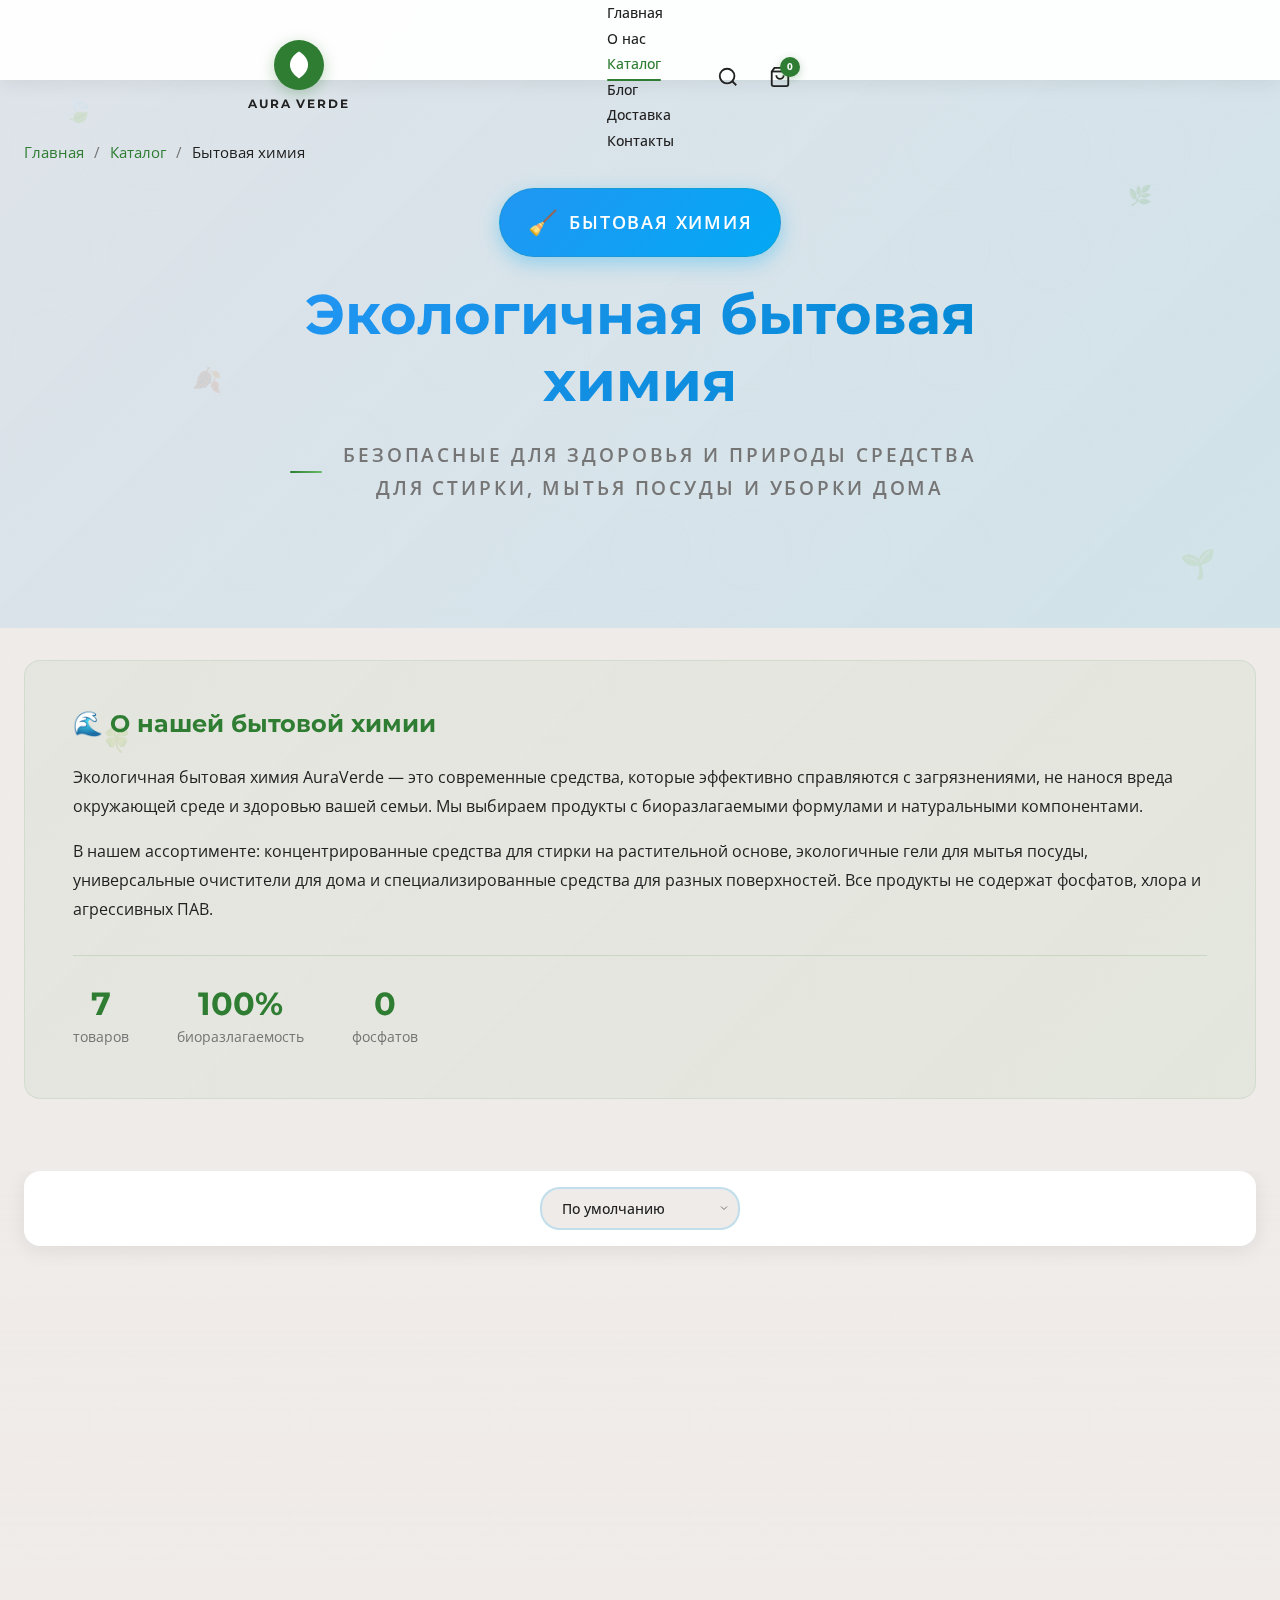
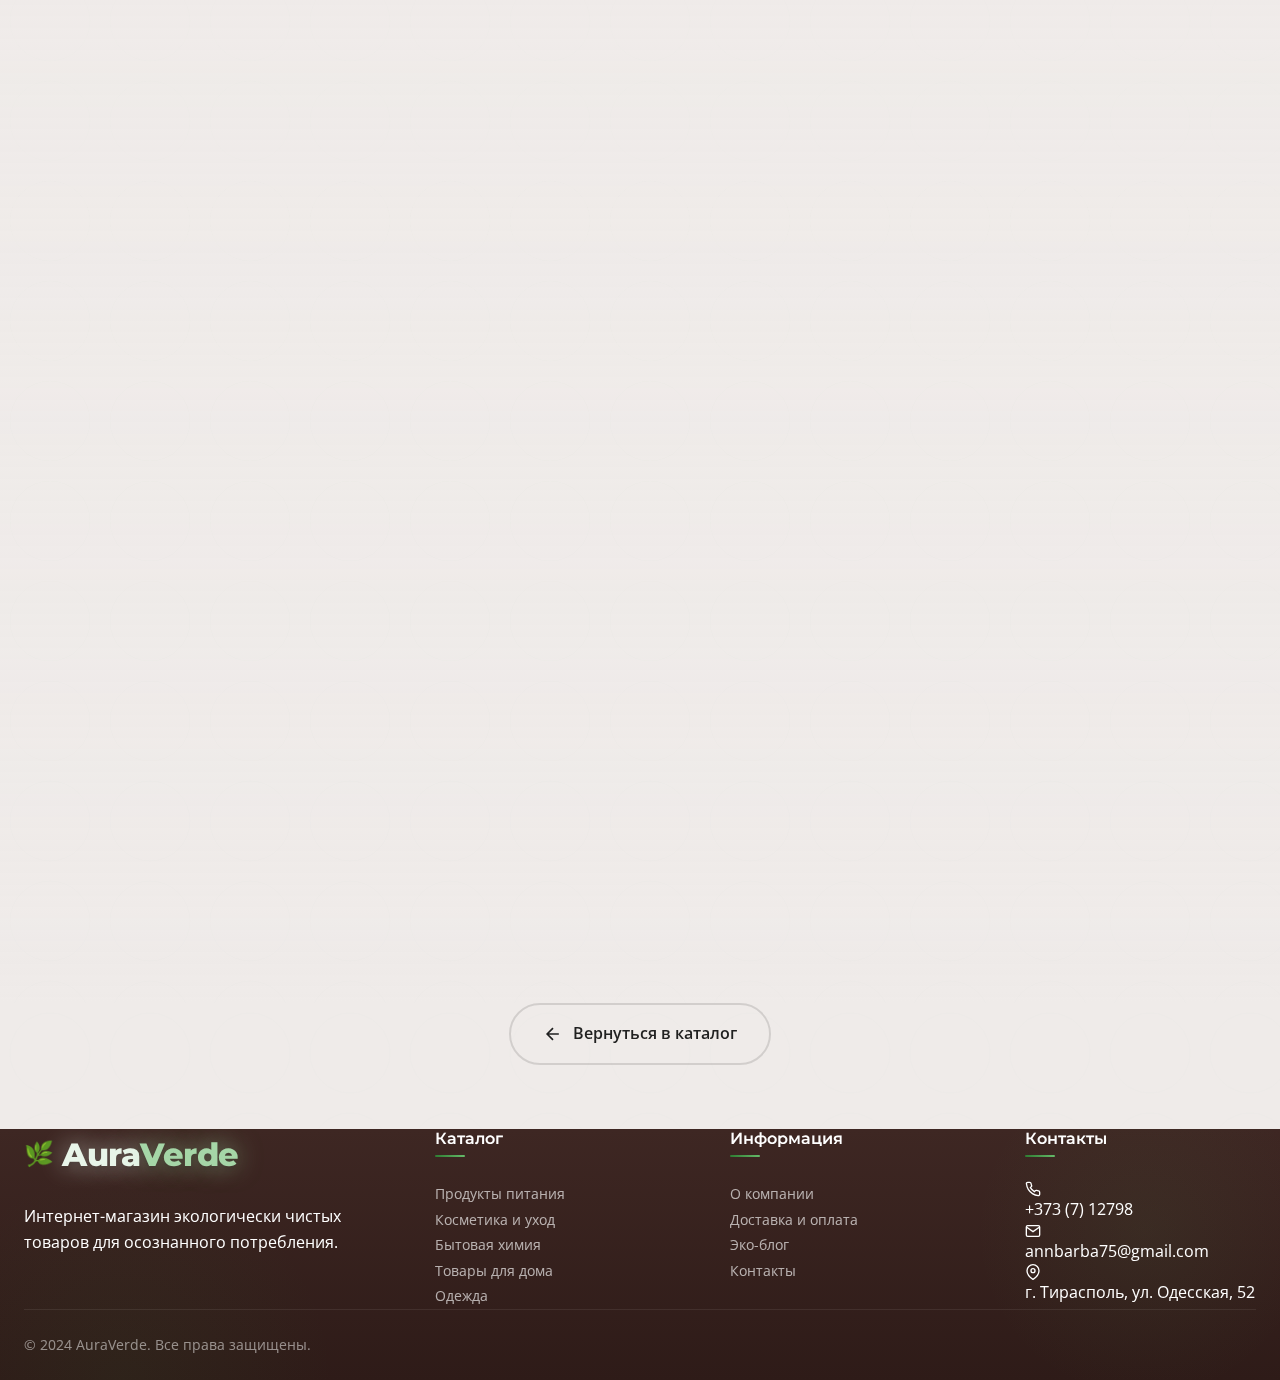
<file: category-household.html>
<!DOCTYPE html>
<html lang="ru">
<head>
    <meta charset="UTF-8">
    <meta name="viewport" content="width=device-width, initial-scale=1.0">
    <title>Бытовая химия — AuraVerde | Экологичные моющие средства</title>
    <meta name="description" content="Экологичная бытовая химия в AuraVerde: средства для стирки, мытья посуды, уборки. Безопасно для здоровья и природы.">
    <link rel="icon" type="image/png" sizes="32x32" href="images/free-icon-leaf-5806342.png">
    <link rel="icon" type="image/png" sizes="16x16" href="images/free-icon-leaf-5806342.png">
    <link rel="shortcut icon" type="image/png" href="images/free-icon-leaf-5806342.png">
    <link rel="apple-touch-icon" href="images/free-icon-leaf-5806342.png">
    <link rel="preconnect" href="https://fonts.googleapis.com">
    <link rel="preconnect" href="https://fonts.gstatic.com" crossorigin>
    <link href="https://fonts.googleapis.com/css2?family=Montserrat:wght@400;500;600;700&family=Open+Sans:wght@300;400;500;600;700&display=swap" rel="stylesheet">
    <link rel="stylesheet" href="css/main.css">
</head>
<body>
    <div class="floating-leaves" aria-hidden="true">
        <span class="floating-leaf floating-leaf--1">🍃</span>
        <span class="floating-leaf floating-leaf--2">🌿</span>
        <span class="floating-leaf floating-leaf--3">🍂</span>
        <span class="floating-leaf floating-leaf--4">🌱</span>
        <span class="floating-leaf floating-leaf--5">🍀</span>
    </div>

    <header class="header header--scrolled" id="header" role="banner">
        <div class="header__container container">
            <a href="index.html" class="header__logo" aria-label="AuraVerde - главная">
                <span class="header__logo-leaf-wrapper">
                    <svg viewBox="0 0 100 100" class="header__logo-animated-leaf">
                        <defs>
                            <linearGradient id="header-leaf-grad" x1="0%" y1="0%" x2="100%" y2="100%">
                                <stop offset="0%" stop-color="#A5D6A7"/><stop offset="30%" stop-color="#66BB6A"/><stop offset="70%" stop-color="#43A047"/><stop offset="100%" stop-color="#1B5E20"/>
                            </linearGradient>
                            <linearGradient id="header-leaf-vein" x1="50%" y1="0%" x2="50%" y2="100%">
                                <stop offset="0%" stop-color="#E8F5E9"/><stop offset="100%" stop-color="#81C784"/>
                            </linearGradient>
                        </defs>
                        <path d="M50 5 C15 25, 5 65, 50 95 C95 65, 85 25, 50 5" fill="url(#header-leaf-grad)"/>
                        <path d="M50 20 Q50 55, 50 88" fill="none" stroke="url(#header-leaf-vein)" stroke-width="3" stroke-linecap="round"/>
                        <path d="M50 35 Q35 40, 25 50" fill="none" stroke="rgba(255,255,255,0.5)" stroke-width="1.5" stroke-linecap="round"/>
                        <path d="M50 35 Q65 40, 75 50" fill="none" stroke="rgba(255,255,255,0.5)" stroke-width="1.5" stroke-linecap="round"/>
                    </svg>
                </span>
                <span class="header__logo-text"><span class="header__logo-aura">Aura</span><span class="header__logo-verde">Verde</span></span>
            </a>
            <nav class="header__nav" id="nav-menu" role="navigation" aria-label="Главное меню">
                <ul class="header__nav-list">
                    <li><a href="index.html" class="header__nav-link">Главная</a></li>
                    <li><a href="about.html" class="header__nav-link">О нас</a></li>
                    <li><a href="catalog.html" class="header__nav-link header__nav-link--active">Каталог</a></li>
                    <li><a href="blog.html" class="header__nav-link">Блог</a></li>
                    <li><a href="delivery.html" class="header__nav-link">Доставка</a></li>
                    <li><a href="contacts.html" class="header__nav-link">Контакты</a></li>
                </ul>
                <button class="header__nav-close" id="nav-close" aria-label="Закрыть меню">
                    <svg width="24" height="24" viewBox="0 0 24 24" fill="none" stroke="currentColor" stroke-width="2"><line x1="18" y1="6" x2="6" y2="18"></line><line x1="6" y1="6" x2="18" y2="18"></line></svg>
                </button>
            </nav>
            <div class="header__actions">
                <button class="header__action-btn" id="search-btn" aria-label="Поиск"><svg width="22" height="22" viewBox="0 0 24 24" fill="none" stroke="currentColor" stroke-width="2"><circle cx="11" cy="11" r="8"></circle><path d="m21 21-4.35-4.35"></path></svg></button>
                <a href="cart.html" class="header__action-btn" aria-label="Корзина"><svg width="22" height="22" viewBox="0 0 24 24" fill="none" stroke="currentColor" stroke-width="2"><path d="M6 2L3 6v14a2 2 0 0 0 2 2h14a2 2 0 0 0 2-2V6l-3-4z"></path><line x1="3" y1="6" x2="21" y2="6"></line><path d="M16 10a4 4 0 0 1-8 0"></path></svg><span class="header__cart-count" id="cart-count">0</span></a>
                <button class="header__toggle" id="nav-toggle" aria-label="Открыть меню"><svg width="24" height="24" viewBox="0 0 24 24" fill="none" stroke="currentColor" stroke-width="2"><line x1="3" y1="6" x2="21" y2="6"></line><line x1="3" y1="12" x2="21" y2="12"></line><line x1="3" y1="18" x2="21" y2="18"></line></svg></button>
            </div>
        </div>
    </header>

    <main>
        <section class="section section--hero-inner" style="padding-top: 140px; padding-bottom: 60px; background: linear-gradient(135deg, rgba(33, 150, 243, 0.08) 0%, rgba(3, 169, 244, 0.12) 100%);">
            <div class="container">
                <nav aria-label="Хлебные крошки" style="margin-bottom: var(--spacing-lg);">
                    <ol style="display: flex; gap: 10px; list-style: none; font-size: 0.95rem; color: var(--color-text-light);">
                        <li><a href="index.html" style="color: var(--color-primary); text-decoration: none;">Главная</a></li>
                        <li>/</li>
                        <li><a href="catalog.html" style="color: var(--color-primary); text-decoration: none;">Каталог</a></li>
                        <li>/</li>
                        <li style="color: var(--color-text);">Бытовая химия</li>
                    </ol>
                </nav>
                <div class="section__header" style="text-align: center;">
                    <span class="section__badge" style="display: inline-flex; align-items: center; gap: 10px; padding: 14px 28px; background: linear-gradient(135deg, #2196F3 0%, #03A9F4 100%); color: white; font-size: 1.1rem; font-weight: 600; border-radius: 50px; box-shadow: 0 6px 20px rgba(3, 169, 244, 0.35); margin-bottom: var(--spacing-lg);">
                        <span style="font-size: 1.5rem;">🧹</span> Бытовая химия
                    </span>
                    <h1 class="section__title" style="font-size: clamp(2.5rem, 5vw, 3.5rem); font-weight: 700; background: linear-gradient(135deg, #2196F3 0%, #0288D1 100%); -webkit-background-clip: text; -webkit-text-fill-color: transparent; background-clip: text; margin-bottom: var(--spacing-lg); line-height: 1.2;">
                        Экологичная бытовая химия
                    </h1>
                    <p class="section__subtitle" style="max-width: 700px; margin: 0 auto; font-size: 1.2rem; color: var(--color-text-light); line-height: 1.7;">
                        Безопасные для здоровья и природы средства для стирки, мытья посуды и уборки дома
                    </p>
                </div>
            </div>
        </section>

        <section class="section" style="padding-top: var(--spacing-xl); padding-bottom: var(--spacing-lg);">
            <div class="container">
                <div class="about-story animate-in" style="margin-bottom: var(--spacing-2xl);">
                    <h2 class="about-story__title">🌊 О нашей бытовой химии</h2>
                    <p class="about-story__text">
                        Экологичная бытовая химия AuraVerde — это современные средства, которые эффективно справляются с загрязнениями, не нанося вреда окружающей среде и здоровью вашей семьи. Мы выбираем продукты с биоразлагаемыми формулами и натуральными компонентами.
                    </p>
                    <p class="about-story__text">
                        В нашем ассортименте: концентрированные средства для стирки на растительной основе, экологичные гели для мытья посуды, универсальные очистители для дома и специализированные средства для разных поверхностей. Все продукты не содержат фосфатов, хлора и агрессивных ПАВ.
                    </p>
                    <div class="about-story__stats">
                        <div class="about-story__stat"><span class="about-story__stat-number">7</span><span class="about-story__stat-label">товаров</span></div>
                        <div class="about-story__stat"><span class="about-story__stat-number">100%</span><span class="about-story__stat-label">биоразлагаемость</span></div>
                        <div class="about-story__stat"><span class="about-story__stat-number">0</span><span class="about-story__stat-label">фосфатов</span></div>
                    </div>
                </div>
            </div>
        </section>

        <section class="section section--catalog" id="catalog" style="padding-top: 0;">
            <div class="container">
                <div class="filter animate-in" id="filter" style="margin-bottom: var(--spacing-xl); padding: var(--spacing-md); background: white; border-radius: var(--radius-xl); box-shadow: 0 4px 20px rgba(0,0,0,0.08);">
                    <div class="filter__group filter__group--sort" style="display: flex; justify-content: flex-end;">
                        <select class="filter__select" id="sort-select" aria-label="Сортировка" style="padding: 10px 20px; border-radius: 20px; border: 2px solid rgba(3, 169, 244, 0.2); font-weight: 500;">
                            <option value="default">По умолчанию</option>
                            <option value="price-asc">Цена: по возрастанию</option>
                            <option value="price-desc">Цена: по убыванию</option>
                            <option value="rating">По рейтингу</option>
                            <option value="eco">По эко-рейтингу</option>
                        </select>
                    </div>
                </div>
                <div class="catalog__grid" id="products-grid"></div>
            </div>
        </section>

        <section class="section" style="padding-top: 0; padding-bottom: var(--spacing-3xl);">
            <div class="container" style="text-align: center;">
                <a href="catalog.html" class="btn btn--outline btn--lg" style="gap: 10px;">
                    <svg width="20" height="20" viewBox="0 0 24 24" fill="none" stroke="currentColor" stroke-width="2"><path d="M19 12H5M12 19l-7-7 7-7"/></svg>
                    Вернуться в каталог
                </a>
            </div>
        </section>
    </main>

    <aside class="cart" id="cart-sidebar" aria-label="Корзина">
        <div class="cart__header"><h2 class="cart__title"><svg width="24" height="24" viewBox="0 0 24 24" fill="none" stroke="currentColor" stroke-width="2"><path d="M6 2L3 6v14a2 2 0 0 0 2 2h14a2 2 0 0 0 2-2V6l-3-4z"></path><line x1="3" y1="6" x2="21" y2="6"></line><path d="M16 10a4 4 0 0 1-8 0"></path></svg>Корзина</h2><button class="cart__close" id="cart-close" aria-label="Закрыть корзину"><svg width="24" height="24" viewBox="0 0 24 24" fill="none" stroke="currentColor" stroke-width="2"><line x1="18" y1="6" x2="6" y2="18"></line><line x1="6" y1="6" x2="18" y2="18"></line></svg></button></div>
        <div class="cart__items" id="cart-items"></div>
        <div class="cart__footer" id="cart-footer" style="display: none;"><div class="cart__total"><span>Итого:</span><span class="cart__total-price" id="cart-total">0 ₽</span></div><button class="btn btn--primary btn--full" id="checkout-btn">Оформить заказ</button></div>
    </aside>
    <div class="overlay" id="overlay"></div>

    <div class="modal" id="quick-view-modal" role="dialog" aria-labelledby="quick-view-title" aria-modal="true">
        <div class="modal__backdrop" id="quick-view-backdrop"></div>
        <div class="modal__content modal__content--product">
            <button class="modal__close" id="quick-view-close" aria-label="Закрыть"><svg width="24" height="24" viewBox="0 0 24 24" fill="none" stroke="currentColor" stroke-width="2"><line x1="18" y1="6" x2="6" y2="18"></line><line x1="6" y1="6" x2="18" y2="18"></line></svg></button>
            <div class="modal__product">
                <div class="modal__product-image" id="quick-view-image">🧹</div>
                <div class="modal__product-info">
                    <span class="modal__product-category" id="quick-view-category">Категория</span>
                    <h2 class="modal__product-title" id="quick-view-title">Название товара</h2>
                    <div class="modal__product-price" id="quick-view-price">0 ₽</div>
                    <p class="modal__product-description" id="quick-view-description">Описание товара</p>
                    <div class="modal__product-eco"><h4>Эко-рейтинг</h4><div class="modal__product-eco-rating" id="quick-view-eco-rating"></div></div>
                    <div class="modal__product-certificates"><h4>Сертификаты</h4><div class="modal__product-certificates-list" id="quick-view-certificates"></div></div>
                    <div class="modal__product-markers"><h4>Эко-маркеры</h4><div class="modal__product-markers-list" id="quick-view-markers"></div></div>
                    <div class="modal__product-manufacturer"><h4>Производитель</h4><div class="modal__product-manufacturer-info"><span id="quick-view-manufacturer-name">Название</span><span id="quick-view-manufacturer-country">Страна</span><button class="btn btn--sm btn--outline" id="show-manufacturer">Подробнее</button></div></div>
                    <div class="modal__product-carbon"><span class="modal__product-carbon-icon">🌱</span><span>Углеродный след: <strong id="quick-view-carbon">0 кг CO₂</strong></span></div>
                    <div class="modal__product-actions"><button class="btn btn--primary btn--lg" id="quick-view-add-cart">В корзину</button></div>
                </div>
            </div>
        </div>
    </div>

    <div class="modal" id="manufacturer-modal" role="dialog" aria-labelledby="manufacturer-name" aria-modal="true">
        <div class="modal__backdrop" id="manufacturer-backdrop"></div>
        <div class="modal__content modal__content--manufacturer">
            <button class="modal__close" id="manufacturer-close" aria-label="Закрыть"><svg width="24" height="24" viewBox="0 0 24 24" fill="none" stroke="currentColor" stroke-width="2"><line x1="18" y1="6" x2="6" y2="18"></line><line x1="6" y1="6" x2="18" y2="18"></line></svg></button>
            <div class="modal__manufacturer"><div class="modal__manufacturer-header"><div class="modal__manufacturer-logo">🏭</div><div><h2 class="modal__manufacturer-name" id="manufacturer-name">Название</h2><span class="modal__manufacturer-country" id="manufacturer-country">Страна</span></div></div><p class="modal__manufacturer-description" id="manufacturer-description">Описание</p><div class="modal__manufacturer-practices"><h4>Экологические практики</h4><ul id="manufacturer-practices"></ul></div><a href="#" class="btn btn--outline" id="manufacturer-website" target="_blank" rel="noopener">Перейти на сайт →</a></div>
        </div>
    </div>

    <footer class="footer">
        <div class="container">
            <div class="footer__grid">
                <div class="footer__column footer__column--brand animate-in"><a href="index.html" class="footer__logo"><span class="footer__logo-leaf">🌿</span><span class="footer__logo-text"><span class="footer__logo-aura">Aura</span><span class="footer__logo-verde">Verde</span></span></a><p class="footer__description">Интернет-магазин экологически чистых товаров для осознанного потребления.</p></div>
                <div class="footer__column animate-in"><h4 class="footer__title">Каталог</h4><ul class="footer__links"><li><a href="category-food.html">Продукты питания</a></li><li><a href="category-cosmetics.html">Косметика и уход</a></li><li><a href="category-household.html">Бытовая химия</a></li><li><a href="category-home.html">Товары для дома</a></li><li><a href="category-clothes.html">Одежда</a></li></ul></div>
                <div class="footer__column animate-in"><h4 class="footer__title">Информация</h4><ul class="footer__links"><li><a href="about.html">О компании</a></li><li><a href="delivery.html">Доставка и оплата</a></li><li><a href="blog.html">Эко-блог</a></li><li><a href="contacts.html">Контакты</a></li></ul></div>
                <div class="footer__column animate-in"><h4 class="footer__title">Контакты</h4><ul class="footer__contacts"><li><svg width="16" height="16" viewBox="0 0 24 24" fill="none" stroke="currentColor" stroke-width="2"><path d="M22 16.92v3a2 2 0 0 1-2.18 2 19.79 19.79 0 0 1-8.63-3.07 19.5 19.5 0 0 1-6-6 19.79 19.79 0 0 1-3.07-8.67A2 2 0 0 1 4.11 2h3a2 2 0 0 1 2 1.72c.127.96.362 1.903.7 2.81a2 2 0 0 1-.45 2.11L8.09 9.91a16 16 0 0 0 6 6l1.27-1.27a2 2 0 0 1 2.11-.45c.907.338 1.85.573 2.81.7A2 2 0 0 1 22 16.92z"/></svg><a href="tel:+373712798">+373 (7) 12798</a></li><li><svg width="16" height="16" viewBox="0 0 24 24" fill="none" stroke="currentColor" stroke-width="2"><path d="M4 4h16c1.1 0 2 .9 2 2v12c0 1.1-.9 2-2 2H4c-1.1 0-2-.9-2-2V6c0-1.1.9-2 2-2z"/><polyline points="22,6 12,13 2,6"/></svg><a href="mailto:annbarba75@gmail.com">annbarba75@gmail.com</a></li><li><svg width="16" height="16" viewBox="0 0 24 24" fill="none" stroke="currentColor" stroke-width="2"><path d="M21 10c0 7-9 13-9 13s-9-6-9-13a9 9 0 0 1 18 0z"/><circle cx="12" cy="10" r="3"/></svg><span>г. Тирасполь, ул. Одесская, 52</span></li></ul></div>
            </div>
            <div class="footer__bottom"><p class="footer__copyright">© 2024 AuraVerde. Все права защищены.</p></div>
        </div>
    </footer>

    <button class="back-to-top" id="back-to-top" aria-label="Наверх"><svg width="24" height="24" viewBox="0 0 24 24" fill="none" stroke="currentColor" stroke-width="2"><path d="M18 15l-6-6-6 6"/></svg></button>
    <div class="toast" id="toast"><span class="toast__message" id="toast-message"></span></div>

    <script src="js/data/products.js"></script>
    <script src="js/app.js"></script>
    <script>
        document.addEventListener('DOMContentLoaded', () => {
            const householdProducts = PRODUCTS_DATA.filter(p => p.category === 'household');
            renderProducts(householdProducts);
        });
    </script>
</body>
</html>
</file>
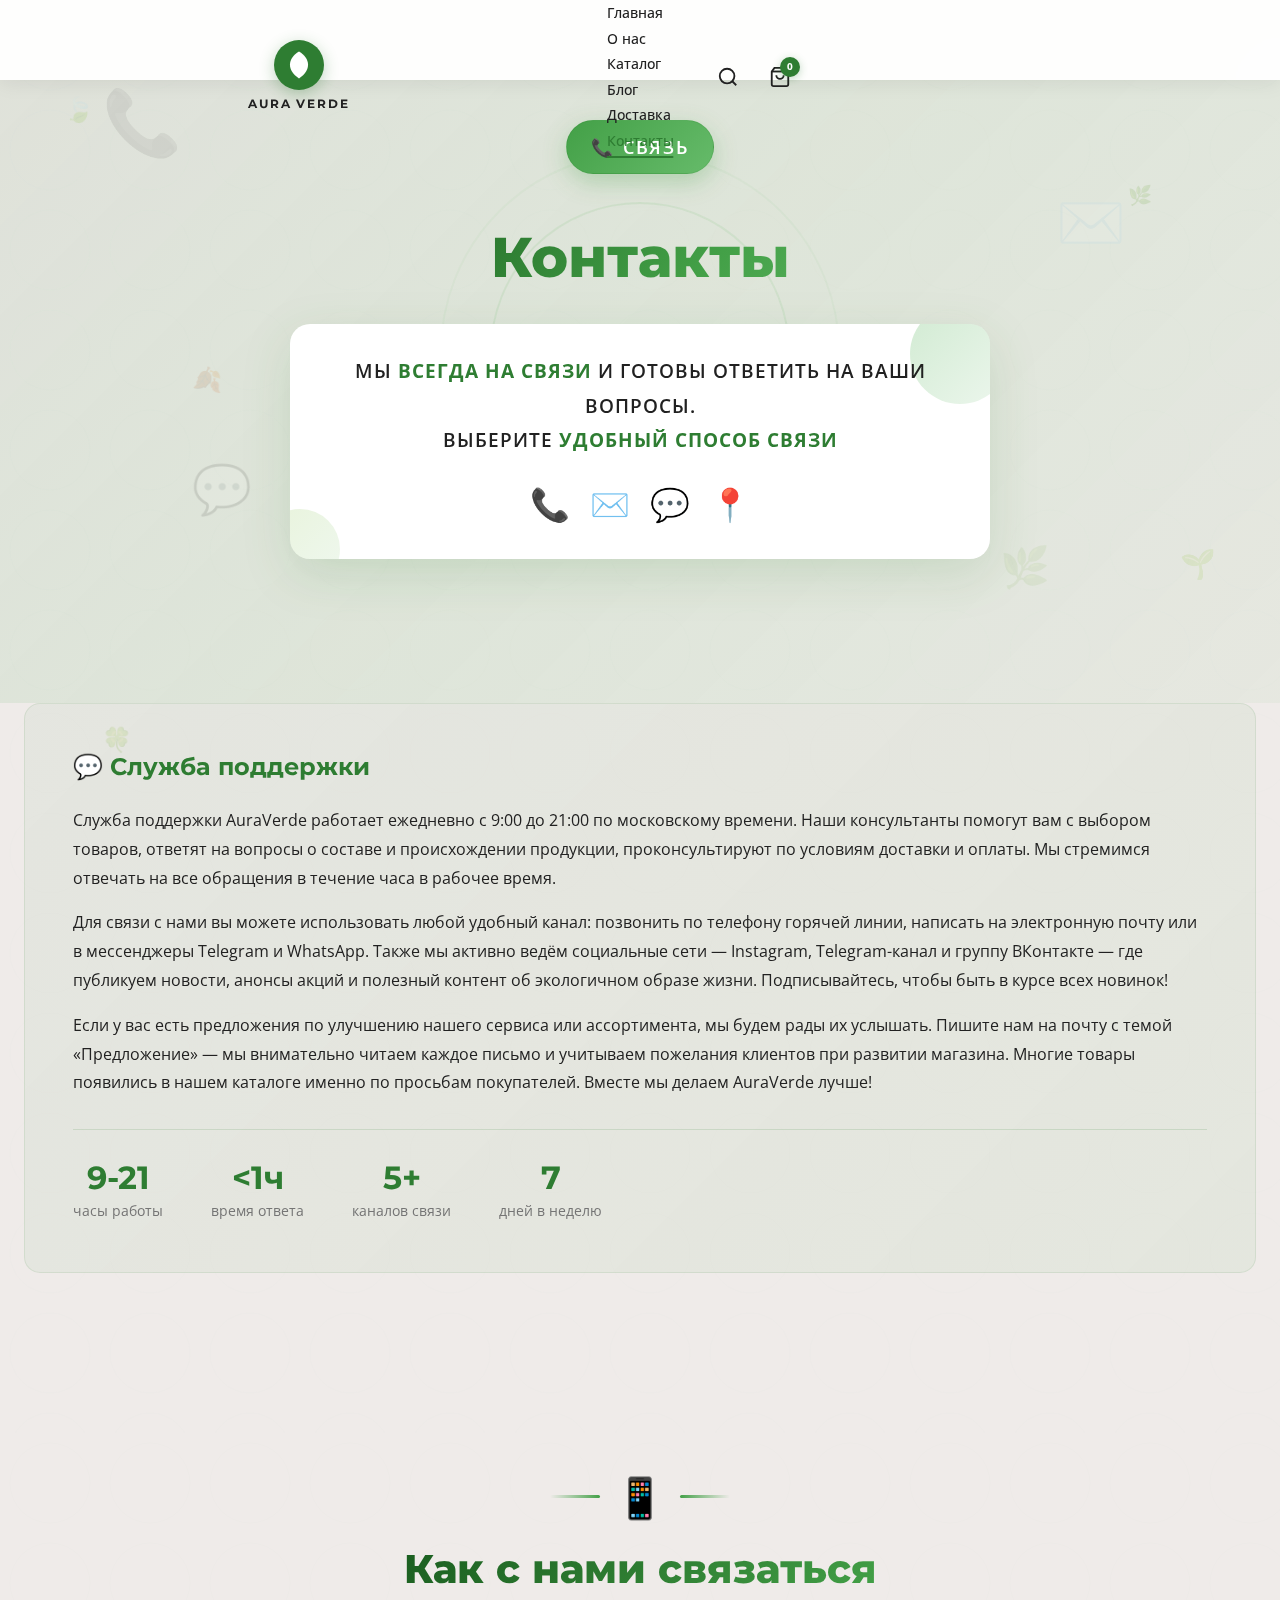
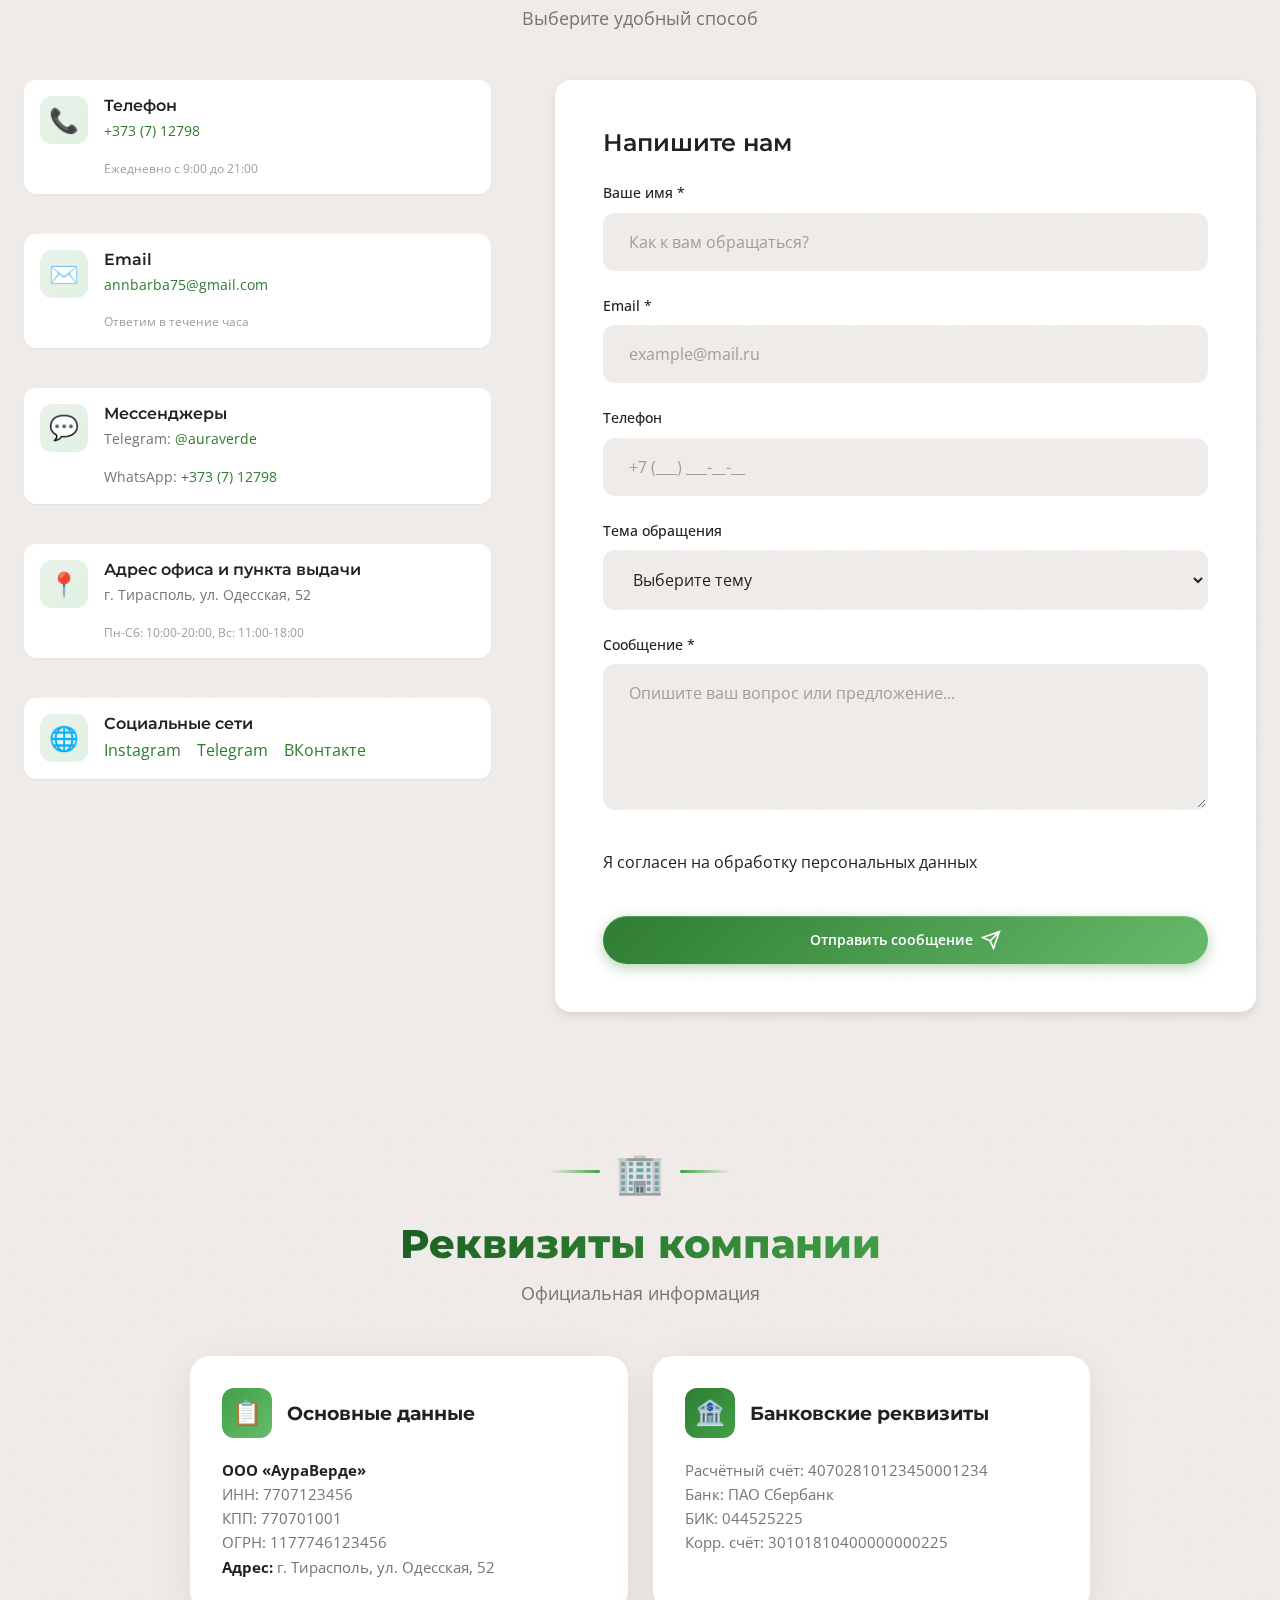
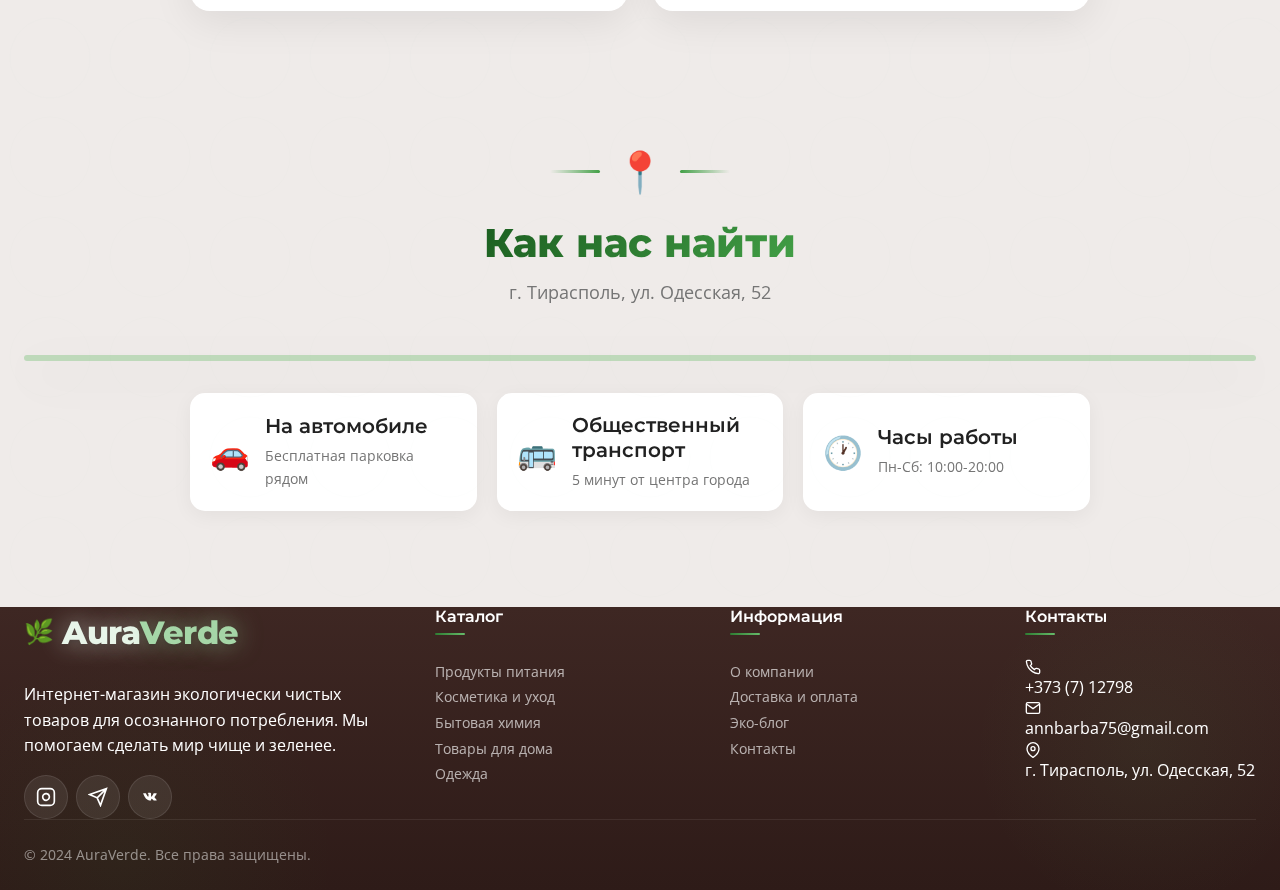
<file: contacts.html>
<!DOCTYPE html>
<html lang="ru">
<head>
    <meta charset="UTF-8">
    <meta name="viewport" content="width=device-width, initial-scale=1.0">
    <title>Контакты — AuraVerde | Свяжитесь с нами</title>
    <meta name="description" content="Контактная информация интернет-магазина AuraVerde. Телефон, email, адрес офиса и пункта выдачи в Москве. Служба поддержки работает ежедневно.">
    <link rel="icon" type="image/png" sizes="32x32" href="images/free-icon-leaf-5806342.png">
    <link rel="icon" type="image/png" sizes="16x16" href="images/free-icon-leaf-5806342.png">
    <link rel="shortcut icon" type="image/png" href="images/free-icon-leaf-5806342.png">
    <link rel="apple-touch-icon" href="images/free-icon-leaf-5806342.png">
    <link rel="preconnect" href="https://fonts.googleapis.com">
    <link rel="preconnect" href="https://fonts.gstatic.com" crossorigin>
    <link href="https://fonts.googleapis.com/css2?family=Montserrat:wght@400;500;600;700&family=Open+Sans:wght@300;400;500;600;700&display=swap" rel="stylesheet">
    <link rel="stylesheet" href="css/main.css">
</head>
<body>
    <!-- Floating Nature Leaves -->
    <div class="floating-leaves" aria-hidden="true">
        <span class="floating-leaf floating-leaf--1">🍃</span>
        <span class="floating-leaf floating-leaf--2">🌿</span>
        <span class="floating-leaf floating-leaf--3">🍂</span>
        <span class="floating-leaf floating-leaf--4">🌱</span>
        <span class="floating-leaf floating-leaf--5">🍀</span>
    </div>

    <!-- Header -->
    <header class="header header--scrolled" id="header" role="banner">
        <div class="header__container container">
            <a href="index.html" class="header__logo" aria-label="AuraVerde - главная">
                <span class="header__logo-leaf-wrapper">
                    <svg viewBox="0 0 100 100" class="header__logo-animated-leaf">
                        <defs>
                            <linearGradient id="header-leaf-grad" x1="0%" y1="0%" x2="100%" y2="100%">
                                <stop offset="0%" stop-color="#A5D6A7"/>
                                <stop offset="30%" stop-color="#66BB6A"/>
                                <stop offset="70%" stop-color="#43A047"/>
                                <stop offset="100%" stop-color="#1B5E20"/>
                            </linearGradient>
                            <linearGradient id="header-leaf-vein" x1="50%" y1="0%" x2="50%" y2="100%">
                                <stop offset="0%" stop-color="#E8F5E9"/>
                                <stop offset="100%" stop-color="#81C784"/>
                            </linearGradient>
                        </defs>
                        <path d="M50 5 C15 25, 5 65, 50 95 C95 65, 85 25, 50 5" fill="url(#header-leaf-grad)"/>
                        <path d="M50 20 Q50 55, 50 88" fill="none" stroke="url(#header-leaf-vein)" stroke-width="3" stroke-linecap="round"/>
                        <path d="M50 35 Q35 40, 25 50" fill="none" stroke="rgba(255,255,255,0.5)" stroke-width="1.5" stroke-linecap="round"/>
                        <path d="M50 35 Q65 40, 75 50" fill="none" stroke="rgba(255,255,255,0.5)" stroke-width="1.5" stroke-linecap="round"/>
                        <path d="M50 50 Q38 55, 30 65" fill="none" stroke="rgba(255,255,255,0.4)" stroke-width="1.2" stroke-linecap="round"/>
                        <path d="M50 50 Q62 55, 70 65" fill="none" stroke="rgba(255,255,255,0.4)" stroke-width="1.2" stroke-linecap="round"/>
                    </svg>
                </span>
                <span class="header__logo-text">
                    <span class="header__logo-aura">Aura</span><span class="header__logo-verde">Verde</span>
                </span>
            </a>
            <nav class="header__nav" id="nav-menu" role="navigation" aria-label="Главное меню">
                <ul class="header__nav-list">
                    <li><a href="index.html" class="header__nav-link">Главная</a></li>
                    <li><a href="about.html" class="header__nav-link">О нас</a></li>
                    <li><a href="catalog.html" class="header__nav-link">Каталог</a></li>
                    <li><a href="blog.html" class="header__nav-link">Блог</a></li>
                    <li><a href="delivery.html" class="header__nav-link">Доставка</a></li>
                    <li><a href="contacts.html" class="header__nav-link header__nav-link--active">Контакты</a></li>
                </ul>
                <button class="header__nav-close" id="nav-close" aria-label="Закрыть меню">
                    <svg width="24" height="24" viewBox="0 0 24 24" fill="none" stroke="currentColor" stroke-width="2">
                        <line x1="18" y1="6" x2="6" y2="18"></line>
                        <line x1="6" y1="6" x2="18" y2="18"></line>
                    </svg>
                </button>
            </nav>
            <div class="header__actions">
                <button class="header__action-btn" id="search-btn" aria-label="Поиск">
                    <svg width="22" height="22" viewBox="0 0 24 24" fill="none" stroke="currentColor" stroke-width="2">
                        <circle cx="11" cy="11" r="8"></circle>
                        <path d="m21 21-4.35-4.35"></path>
                    </svg>
                </button>
                <a href="cart.html" class="header__action-btn" aria-label="Корзина">
                    <svg width="22" height="22" viewBox="0 0 24 24" fill="none" stroke="currentColor" stroke-width="2">
                        <path d="M6 2L3 6v14a2 2 0 0 0 2 2h14a2 2 0 0 0 2-2V6l-3-4z"></path>
                        <line x1="3" y1="6" x2="21" y2="6"></line>
                        <path d="M16 10a4 4 0 0 1-8 0"></path>
                    </svg>
                    <span class="header__cart-count" id="cart-count">0</span>
                </a>
                <button class="header__toggle" id="nav-toggle" aria-label="Открыть меню">
                    <svg width="24" height="24" viewBox="0 0 24 24" fill="none" stroke="currentColor" stroke-width="2">
                        <line x1="3" y1="6" x2="21" y2="6"></line>
                        <line x1="3" y1="12" x2="21" y2="12"></line>
                        <line x1="3" y1="18" x2="21" y2="18"></line>
                    </svg>
                </button>
            </div>
        </div>
    </header>

    <main>
        <!-- Hero Section with Animation -->
        <section class="section section--hero-inner" style="padding-top: 120px; background: linear-gradient(135deg, rgba(46, 125, 50, 0.08) 0%, rgba(102, 187, 106, 0.12) 50%, rgba(129, 199, 132, 0.08) 100%); position: relative; overflow: hidden;">
            <!-- Animated Background Elements -->
            <div style="position: absolute; inset: 0; overflow: hidden; pointer-events: none;">
                <div style="position: absolute; top: 10%; left: 8%; font-size: 4rem; opacity: 0.1; animation: floatContact 8s ease-in-out infinite;">📞</div>
                <div style="position: absolute; top: 25%; right: 12%; font-size: 3.5rem; opacity: 0.08; animation: floatContact 10s ease-in-out infinite 2s;">✉️</div>
                <div style="position: absolute; bottom: 25%; left: 15%; font-size: 3rem; opacity: 0.1; animation: floatContact 9s ease-in-out infinite 1s;">💬</div>
                <div style="position: absolute; bottom: 15%; right: 18%; font-size: 2.5rem; opacity: 0.08; animation: floatContact 7s ease-in-out infinite 3s;">🌿</div>
                <!-- Pulsing circles -->
                <div style="position: absolute; top: 50%; left: 50%; transform: translate(-50%, -50%); width: 300px; height: 300px; border: 2px solid rgba(76, 175, 80, 0.1); border-radius: 50%; animation: pulseCircle 4s ease-in-out infinite;"></div>
                <div style="position: absolute; top: 50%; left: 50%; transform: translate(-50%, -50%); width: 400px; height: 400px; border: 2px solid rgba(76, 175, 80, 0.05); border-radius: 50%; animation: pulseCircle 4s ease-in-out infinite 1s;"></div>
            </div>
            <div class="container">
                <div class="section__header" style="text-align: center; margin-bottom: var(--spacing-2xl); position: relative; z-index: 1;">
                    <span class="section__badge" style="display: inline-flex; align-items: center; gap: 8px; background: linear-gradient(135deg, #43A047, #66BB6A); color: white; padding: 12px 24px; border-radius: 50px; font-size: 1.1rem; font-weight: 600; box-shadow: 0 8px 25px rgba(67, 160, 71, 0.3); animation: badgePulse 3s ease-in-out infinite;">
                        <span style="animation: phoneRing 1s ease-in-out infinite;">📞</span> СВЯЗЬ
                    </span>
                    <h1 class="section__title" style="font-size: 3.5rem; font-weight: 800; margin-top: var(--spacing-lg); background: linear-gradient(135deg, #1B5E20 0%, #2E7D32 30%, #43A047 60%, #66BB6A 100%); -webkit-background-clip: text; -webkit-text-fill-color: transparent; background-clip: text; animation: titleGlow 3s ease-in-out infinite;">
                        Контакты
                    </h1>
                    
                    <!-- Animated Subtitle Card -->
                    <div style="margin-top: var(--spacing-xl); animation: slideUp 1s ease-out;">
                        <div style="background: white; border-radius: 20px; padding: 30px 40px; max-width: 850px; margin: 0 auto; box-shadow: 0 15px 50px rgba(46, 125, 50, 0.15); position: relative; overflow: hidden;">
                            <!-- Decorative Corner -->
                            <div style="position: absolute; top: -20px; right: -20px; width: 100px; height: 100px; background: linear-gradient(135deg, rgba(102, 187, 106, 0.3), rgba(76, 175, 80, 0.1)); border-radius: 50%; animation: pulse 2s ease-in-out infinite;"></div>
                            <div style="position: absolute; bottom: -30px; left: -30px; width: 80px; height: 80px; background: linear-gradient(135deg, rgba(139, 195, 74, 0.2), rgba(102, 187, 106, 0.1)); border-radius: 50%; animation: pulse 2s ease-in-out infinite 1s;"></div>
                            
                            <p style="font-size: 1.2rem; font-weight: 600; color: var(--color-text); line-height: 1.8; text-transform: uppercase; letter-spacing: 1px; position: relative; z-index: 1;">
                                Мы <span style="color: var(--color-primary); font-weight: 700;">всегда на связи</span> и готовы ответить на ваши вопросы.
                                <br>Выберите <span style="color: var(--color-primary); font-weight: 700;">удобный способ связи</span>
                            </p>
                            
                            <!-- Animated Icons Row -->
                            <div style="display: flex; justify-content: center; gap: 20px; margin-top: 20px;">
                                <span style="font-size: 2rem; animation: iconBounce 2s ease-in-out infinite;">📞</span>
                                <span style="font-size: 2rem; animation: iconBounce 2s ease-in-out infinite 0.3s;">✉️</span>
                                <span style="font-size: 2rem; animation: iconBounce 2s ease-in-out infinite 0.6s;">💬</span>
                                <span style="font-size: 2rem; animation: iconBounce 2s ease-in-out infinite 0.9s;">📍</span>
                            </div>
                        </div>
                    </div>
                </div>
            </div>
            
            <style>
                @keyframes floatContact {
                    0%, 100% { transform: translateY(0) rotate(0deg); }
                    50% { transform: translateY(-20px) rotate(5deg); }
                }
                @keyframes phoneRing {
                    0%, 100% { transform: rotate(0deg); }
                    25% { transform: rotate(-15deg); }
                    75% { transform: rotate(15deg); }
                }
                @keyframes pulseCircle {
                    0%, 100% { transform: translate(-50%, -50%) scale(1); opacity: 0.3; }
                    50% { transform: translate(-50%, -50%) scale(1.1); opacity: 0.1; }
                }
                @keyframes badgePulse {
                    0%, 100% { transform: scale(1); box-shadow: 0 8px 25px rgba(67, 160, 71, 0.3); }
                    50% { transform: scale(1.02); box-shadow: 0 12px 35px rgba(67, 160, 71, 0.4); }
                }
                @keyframes titleGlow {
                    0%, 100% { filter: brightness(1); }
                    50% { filter: brightness(1.1); }
                }
                @keyframes slideUp {
                    from { opacity: 0; transform: translateY(30px); }
                    to { opacity: 1; transform: translateY(0); }
                }
                @keyframes pulse {
                    0%, 100% { transform: scale(1); opacity: 0.3; }
                    50% { transform: scale(1.1); opacity: 0.5; }
                }
                @keyframes iconBounce {
                    0%, 100% { transform: translateY(0); }
                    50% { transform: translateY(-8px); }
                }
            </style>
        </section>

        <!-- О поддержке -->
        <section class="section" style="padding-top: 0;">
            <div class="container">
                <div class="about-story animate-in" style="margin-bottom: var(--spacing-3xl);">
                    <h2 class="about-story__title">💬 Служба поддержки</h2>
                    <p class="about-story__text">
                        Служба поддержки AuraVerde работает ежедневно с 9:00 до 21:00 по московскому времени. Наши консультанты помогут вам с выбором товаров, ответят на вопросы о составе и происхождении продукции, проконсультируют по условиям доставки и оплаты. Мы стремимся отвечать на все обращения в течение часа в рабочее время.
                    </p>
                    <p class="about-story__text">
                        Для связи с нами вы можете использовать любой удобный канал: позвонить по телефону горячей линии, написать на электронную почту или в мессенджеры Telegram и WhatsApp. Также мы активно ведём социальные сети — Instagram, Telegram-канал и группу ВКонтакте — где публикуем новости, анонсы акций и полезный контент об экологичном образе жизни. Подписывайтесь, чтобы быть в курсе всех новинок!
                    </p>
                    <p class="about-story__text">
                        Если у вас есть предложения по улучшению нашего сервиса или ассортимента, мы будем рады их услышать. Пишите нам на почту с темой «Предложение» — мы внимательно читаем каждое письмо и учитываем пожелания клиентов при развитии магазина. Многие товары появились в нашем каталоге именно по просьбам покупателей. Вместе мы делаем AuraVerde лучше!
                    </p>
                    <div class="about-story__stats">
                        <div class="about-story__stat">
                            <span class="about-story__stat-number">9-21</span>
                            <span class="about-story__stat-label">часы работы</span>
                        </div>
                        <div class="about-story__stat">
                            <span class="about-story__stat-number">&lt;1ч</span>
                            <span class="about-story__stat-label">время ответа</span>
                        </div>
                        <div class="about-story__stat">
                            <span class="about-story__stat-number">5+</span>
                            <span class="about-story__stat-label">каналов связи</span>
                        </div>
                        <div class="about-story__stat">
                            <span class="about-story__stat-number">7</span>
                            <span class="about-story__stat-label">дней в неделю</span>
                        </div>
                    </div>
                </div>
            </div>
        </section>

        <!-- Contact Grid -->
        <section class="section" style="background: var(--color-bg); padding-top: var(--spacing-xl);">
            <div class="container">
                <!-- Красивый заголовок секции -->
                <div style="text-align: center; margin-bottom: var(--spacing-2xl);">
                    <div style="display: inline-block; position: relative;">
                        <div style="display: flex; align-items: center; justify-content: center; gap: 15px; margin-bottom: 15px;">
                            <div style="width: 50px; height: 3px; background: linear-gradient(90deg, transparent, #43A047); border-radius: 2px;"></div>
                            <span style="font-size: 2.5rem; animation: iconBounce 2s ease-in-out infinite;">📱</span>
                            <div style="width: 50px; height: 3px; background: linear-gradient(90deg, #43A047, transparent); border-radius: 2px;"></div>
                        </div>
                        <h2 style="font-size: 2.5rem; font-weight: 800; margin: 0; background: linear-gradient(135deg, #1B5E20, #2E7D32, #43A047); -webkit-background-clip: text; -webkit-text-fill-color: transparent; background-clip: text;">
                            Как с нами связаться
                        </h2>
                        <p style="color: var(--color-text-light); margin-top: 10px; font-size: 1.1rem;">Выберите удобный способ</p>
                    </div>
                </div>
                
                <div class="contact__grid">
                    <div class="contact__info animate-in">
                        
                        <div class="contact__item">
                            <span class="contact__icon">📞</span>
                            <div>
                                <h4>Телефон</h4>
                                <p><a href="tel:+373712798">+373 (7) 12798</a></p>
                                <p style="font-size: var(--font-size-xs); color: var(--color-text-muted);">Ежедневно с 9:00 до 21:00</p>
                            </div>
                        </div>
                        
                        <div class="contact__item">
                            <span class="contact__icon">✉️</span>
                            <div>
                                <h4>Email</h4>
                                <p><a href="mailto:annbarba75@gmail.com">annbarba75@gmail.com</a></p>
                                <p style="font-size: var(--font-size-xs); color: var(--color-text-muted);">Ответим в течение часа</p>
                            </div>
                        </div>
                        
                        <div class="contact__item">
                            <span class="contact__icon">💬</span>
                            <div>
                                <h4>Мессенджеры</h4>
                                <p>Telegram: <a href="https://t.me/auraverde">@auraverde</a></p>
                                <p>WhatsApp: <a href="https://wa.me/373712798">+373 (7) 12798</a></p>
                            </div>
                        </div>
                        
                        <div class="contact__item">
                            <span class="contact__icon">📍</span>
                            <div>
                                <h4>Адрес офиса и пункта выдачи</h4>
                                <p>г. Тирасполь, ул. Одесская, 52</p>
                                <p style="font-size: var(--font-size-xs); color: var(--color-text-muted);">Пн-Сб: 10:00-20:00, Вс: 11:00-18:00</p>
                            </div>
                        </div>

                        <div class="contact__item">
                            <span class="contact__icon">🌐</span>
                            <div>
                                <h4>Социальные сети</h4>
                                <div style="display: flex; gap: var(--spacing-md); margin-top: var(--spacing-xs);">
                                    <a href="#" style="color: var(--color-primary);">Instagram</a>
                                    <a href="#" style="color: var(--color-primary);">Telegram</a>
                                    <a href="#" style="color: var(--color-primary);">ВКонтакте</a>
                                </div>
                            </div>
                        </div>
                    </div>

                    <div class="contact__form animate-in">
                        <h3 style="font-family: var(--font-heading); font-size: var(--font-size-xl); margin-bottom: var(--spacing-lg);">Напишите нам</h3>
                        <form class="form" id="contact-form">
                            <div class="form__group">
                                <label class="form__label" for="contact-name">Ваше имя *</label>
                                <input type="text" class="form__input" id="contact-name" name="name" placeholder="Как к вам обращаться?" required>
                            </div>
                            <div class="form__group">
                                <label class="form__label" for="contact-email">Email *</label>
                                <input type="email" class="form__input" id="contact-email" name="email" placeholder="example@mail.ru" required>
                            </div>
                            <div class="form__group">
                                <label class="form__label" for="contact-phone">Телефон</label>
                                <input type="tel" class="form__input" id="contact-phone" name="phone" placeholder="+7 (___) ___-__-__">
                            </div>
                            <div class="form__group">
                                <label class="form__label" for="contact-subject">Тема обращения</label>
                                <select class="form__input" id="contact-subject" name="subject">
                                    <option value="">Выберите тему</option>
                                    <option value="order">Вопрос по заказу</option>
                                    <option value="product">Вопрос о товаре</option>
                                    <option value="delivery">Доставка</option>
                                    <option value="return">Возврат</option>
                                    <option value="cooperation">Сотрудничество</option>
                                    <option value="other">Другое</option>
                                </select>
                            </div>
                            <div class="form__group">
                                <label class="form__label" for="contact-message">Сообщение *</label>
                                <textarea class="form__input form__input--textarea" id="contact-message" name="message" rows="5" placeholder="Опишите ваш вопрос или предложение..." required></textarea>
                            </div>
                            <div class="form__group" style="margin-top: var(--spacing-md);">
                                <label class="form__checkbox">
                                    <input type="checkbox" required>
                                    <span>Я согласен на обработку персональных данных</span>
                                </label>
                            </div>
                            <button type="submit" class="btn btn--primary btn--full" style="margin-top: var(--spacing-md);">
                                Отправить сообщение
                                <svg width="20" height="20" viewBox="0 0 24 24" fill="none" stroke="currentColor" stroke-width="2">
                                    <path d="M22 2L11 13M22 2l-7 20-4-9-9-4 20-7z"/>
                                </svg>
                            </button>
                        </form>
                    </div>
                </div>
            </div>
        </section>

        <!-- Реквизиты -->
        <section class="section" style="padding-top: var(--spacing-xl);">
            <div class="container">
                <!-- Красивый заголовок -->
                <div style="text-align: center; margin-bottom: var(--spacing-2xl);">
                    <div style="display: inline-block; position: relative;">
                        <div style="display: flex; align-items: center; justify-content: center; gap: 15px; margin-bottom: 15px;">
                            <div style="width: 50px; height: 3px; background: linear-gradient(90deg, transparent, #43A047); border-radius: 2px;"></div>
                            <span style="font-size: 2.5rem; animation: iconBounce 2s ease-in-out infinite 0.5s;">🏢</span>
                            <div style="width: 50px; height: 3px; background: linear-gradient(90deg, #43A047, transparent); border-radius: 2px;"></div>
                        </div>
                        <h2 style="font-size: 2.5rem; font-weight: 800; margin: 0; background: linear-gradient(135deg, #1B5E20, #2E7D32, #43A047); -webkit-background-clip: text; -webkit-text-fill-color: transparent; background-clip: text;">
                            Реквизиты компании
                        </h2>
                        <p style="color: var(--color-text-light); margin-top: 10px; font-size: 1.1rem;">Официальная информация</p>
                    </div>
                </div>
                
                <div style="display: grid; grid-template-columns: repeat(auto-fit, minmax(350px, 1fr)); gap: 25px; max-width: 900px; margin: 0 auto;">
                    <!-- Основные данные -->
                    <div class="animate-in" style="background: white; border-radius: 20px; padding: 30px; box-shadow: 0 10px 40px rgba(0,0,0,0.08); border: 2px solid transparent; transition: all 0.3s ease;" onmouseover="this.style.borderColor='#4CAF50'; this.style.transform='translateY(-5px)';" onmouseout="this.style.borderColor='transparent'; this.style.transform='translateY(0)';">
                        <div style="display: flex; align-items: center; gap: 15px; margin-bottom: 20px;">
                            <div style="width: 50px; height: 50px; background: linear-gradient(135deg, #43A047, #66BB6A); border-radius: 12px; display: flex; align-items: center; justify-content: center; font-size: 1.5rem;">📋</div>
                            <h3 style="font-size: 1.2rem; font-weight: 700; color: var(--color-text); margin: 0;">Основные данные</h3>
                        </div>
                        <div style="color: var(--color-text-light); font-size: 0.95rem; line-height: 2;">
                            <p style="margin: 0;"><strong style="color: var(--color-text);">ООО «АураВерде»</strong></p>
                            <p style="margin: 0;">ИНН: 7707123456</p>
                            <p style="margin: 0;">КПП: 770701001</p>
                            <p style="margin: 0;">ОГРН: 1177746123456</p>
                            <p style="margin: 0;"><strong style="color: var(--color-text);">Адрес:</strong> г. Тирасполь, ул. Одесская, 52</p>
                        </div>
                    </div>
                    
                    <!-- Банковские реквизиты -->
                    <div class="animate-in" style="background: white; border-radius: 20px; padding: 30px; box-shadow: 0 10px 40px rgba(0,0,0,0.08); border: 2px solid transparent; transition: all 0.3s ease;" onmouseover="this.style.borderColor='#4CAF50'; this.style.transform='translateY(-5px)';" onmouseout="this.style.borderColor='transparent'; this.style.transform='translateY(0)';">
                        <div style="display: flex; align-items: center; gap: 15px; margin-bottom: 20px;">
                            <div style="width: 50px; height: 50px; background: linear-gradient(135deg, #2E7D32, #43A047); border-radius: 12px; display: flex; align-items: center; justify-content: center; font-size: 1.5rem;">🏦</div>
                            <h3 style="font-size: 1.2rem; font-weight: 700; color: var(--color-text); margin: 0;">Банковские реквизиты</h3>
                        </div>
                        <div style="color: var(--color-text-light); font-size: 0.95rem; line-height: 2;">
                            <p style="margin: 0;">Расчётный счёт: 40702810123450001234</p>
                            <p style="margin: 0;">Банк: ПАО Сбербанк</p>
                            <p style="margin: 0;">БИК: 044525225</p>
                            <p style="margin: 0;">Корр. счёт: 30101810400000000225</p>
                        </div>
                    </div>
                </div>
            </div>
        </section>

        <!-- Map Section -->
        <section class="section" style="background: var(--color-bg); padding-top: var(--spacing-xl); padding-bottom: var(--spacing-4xl);">
            <div class="container">
                <!-- Красивый заголовок -->
                <div style="text-align: center; margin-bottom: var(--spacing-2xl);">
                    <div style="display: inline-block; position: relative;">
                        <div style="display: flex; align-items: center; justify-content: center; gap: 15px; margin-bottom: 15px;">
                            <div style="width: 50px; height: 3px; background: linear-gradient(90deg, transparent, #43A047); border-radius: 2px;"></div>
                            <span style="font-size: 2.5rem; animation: iconBounce 2s ease-in-out infinite 1s;">📍</span>
                            <div style="width: 50px; height: 3px; background: linear-gradient(90deg, #43A047, transparent); border-radius: 2px;"></div>
                        </div>
                        <h2 style="font-size: 2.5rem; font-weight: 800; margin: 0; background: linear-gradient(135deg, #1B5E20, #2E7D32, #43A047); -webkit-background-clip: text; -webkit-text-fill-color: transparent; background-clip: text;">
                            Как нас найти
                        </h2>
                        <p style="color: var(--color-text-light); margin-top: 10px; font-size: 1.1rem;">г. Тирасполь, ул. Одесская, 52</p>
                    </div>
                </div>
                
                <!-- Карта Яндекс -->
                <div class="animate-in" style="border-radius: var(--radius-xl); overflow: hidden; box-shadow: 0 15px 50px rgba(0,0,0,0.1); border: 3px solid rgba(76, 175, 80, 0.3);">
                    <script type="text/javascript" charset="utf-8" async src="https://api-maps.yandex.ru/services/constructor/1.0/js/?um=constructor%3A4f01118f6015003e9168b2ac4239f16fe8c90416b14ef33b15b1de8fe4a8d74d&amp;width=100%25&amp;height=400&amp;lang=ru_RU&amp;scroll=true"></script>
                </div>
                
                <!-- Информация под картой -->
                <div class="animate-in" style="margin-top: var(--spacing-xl); display: grid; grid-template-columns: repeat(auto-fit, minmax(250px, 1fr)); gap: 20px; max-width: 900px; margin-left: auto; margin-right: auto;">
                    <div style="background: white; border-radius: 15px; padding: 20px; box-shadow: 0 5px 20px rgba(0,0,0,0.05); display: flex; align-items: center; gap: 15px;">
                        <span style="font-size: 2rem;">🚗</span>
                        <div>
                            <h4 style="font-weight: 600; color: var(--color-text); margin: 0 0 5px 0;">На автомобиле</h4>
                            <p style="color: var(--color-text-light); font-size: 0.9rem; margin: 0;">Бесплатная парковка рядом</p>
                        </div>
                    </div>
                    <div style="background: white; border-radius: 15px; padding: 20px; box-shadow: 0 5px 20px rgba(0,0,0,0.05); display: flex; align-items: center; gap: 15px;">
                        <span style="font-size: 2rem;">🚌</span>
                        <div>
                            <h4 style="font-weight: 600; color: var(--color-text); margin: 0 0 5px 0;">Общественный транспорт</h4>
                            <p style="color: var(--color-text-light); font-size: 0.9rem; margin: 0;">5 минут от центра города</p>
                        </div>
                    </div>
                    <div style="background: white; border-radius: 15px; padding: 20px; box-shadow: 0 5px 20px rgba(0,0,0,0.05); display: flex; align-items: center; gap: 15px;">
                        <span style="font-size: 2rem;">🕐</span>
                        <div>
                            <h4 style="font-weight: 600; color: var(--color-text); margin: 0 0 5px 0;">Часы работы</h4>
                            <p style="color: var(--color-text-light); font-size: 0.9rem; margin: 0;">Пн-Сб: 10:00-20:00</p>
                        </div>
                    </div>
                </div>
            </div>
        </section>
    </main>

    <!-- Footer -->
    <footer class="footer">
        <div class="container">
            <div class="footer__grid">
                <div class="footer__column footer__column--brand animate-in">
                    <a href="index.html" class="footer__logo">
                        <span class="footer__logo-leaf">🌿</span>
                        <span class="footer__logo-text">
                            <span class="footer__logo-aura">Aura</span><span class="footer__logo-verde">Verde</span>
                        </span>
                    </a>
                    <p class="footer__description">
                        Интернет-магазин экологически чистых товаров для осознанного потребления. 
                        Мы помогаем сделать мир чище и зеленее.
                    </p>
                    <div class="footer__social">
                        <a href="#" class="footer__social-link" aria-label="Instagram">
                            <svg width="20" height="20" viewBox="0 0 24 24" fill="none" stroke="currentColor" stroke-width="2">
                                <rect x="2" y="2" width="20" height="20" rx="5" ry="5"/>
                                <path d="M16 11.37A4 4 0 1 1 12.63 8 4 4 0 0 1 16 11.37z"/>
                                <line x1="17.5" y1="6.5" x2="17.51" y2="6.5"/>
                            </svg>
                        </a>
                        <a href="#" class="footer__social-link" aria-label="Telegram">
                            <svg width="20" height="20" viewBox="0 0 24 24" fill="none" stroke="currentColor" stroke-width="2">
                                <path d="M22 2L11 13M22 2l-7 20-4-9-9-4 20-7z"/>
                            </svg>
                        </a>
                        <a href="#" class="footer__social-link" aria-label="VK">
                            <svg width="20" height="20" viewBox="0 0 24 24" fill="currentColor">
                                <path d="M12.785 16.241s.288-.032.436-.194c.136-.148.132-.427.132-.427s-.02-1.304.576-1.496c.59-.19 1.347 1.26 2.151 1.818.608.42 1.07.328 1.07.328l2.15-.03s1.124-.07.591-.964c-.044-.073-.312-.659-1.607-1.864-1.355-1.262-1.174-1.057.458-3.24.994-1.328 1.391-2.14 1.267-2.488-.119-.333-.853-.245-.853-.245l-2.42.015s-.18-.024-.313.056c-.131.079-.216.262-.216.262s-.387 1.044-.903 1.932c-1.088 1.873-1.524 1.972-1.701 1.856-.413-.271-.31-1.089-.31-1.67 0-1.816.271-2.574-.527-2.77-.265-.065-.46-.108-1.138-.115-.87-.009-1.606.003-2.023.21-.278.138-.492.446-.362.463.161.021.526.1.72.366.249.344.24 1.115.24 1.115s.143 2.14-.334 2.404c-.328.182-.778-.189-1.744-1.888-.494-.869-.868-1.83-.868-1.83s-.072-.178-.2-.274c-.155-.116-.373-.153-.373-.153l-2.3.015s-.346.01-.473.162c-.113.135-.009.414-.009.414s1.817 4.307 3.876 6.477c1.888 1.99 4.031 1.859 4.031 1.859h.973z"/>
                            </svg>
                        </a>
                    </div>
                </div>
                <div class="footer__column animate-in">
                    <h4 class="footer__title">Каталог</h4>
                    <ul class="footer__links">
                        <li><a href="catalog.html">Продукты питания</a></li>
                        <li><a href="catalog.html">Косметика и уход</a></li>
                        <li><a href="catalog.html">Бытовая химия</a></li>
                        <li><a href="catalog.html">Товары для дома</a></li>
                        <li><a href="catalog.html">Одежда</a></li>
                    </ul>
                </div>
                <div class="footer__column animate-in">
                    <h4 class="footer__title">Информация</h4>
                    <ul class="footer__links">
                        <li><a href="about.html">О компании</a></li>
                        <li><a href="delivery.html">Доставка и оплата</a></li>
                        <li><a href="blog.html">Эко-блог</a></li>
                        <li><a href="contacts.html">Контакты</a></li>
                    </ul>
                </div>
                <div class="footer__column animate-in">
                    <h4 class="footer__title">Контакты</h4>
                    <ul class="footer__contacts">
                        <li>
                            <svg width="16" height="16" viewBox="0 0 24 24" fill="none" stroke="currentColor" stroke-width="2">
                                <path d="M22 16.92v3a2 2 0 0 1-2.18 2 19.79 19.79 0 0 1-8.63-3.07 19.5 19.5 0 0 1-6-6 19.79 19.79 0 0 1-3.07-8.67A2 2 0 0 1 4.11 2h3a2 2 0 0 1 2 1.72c.127.96.362 1.903.7 2.81a2 2 0 0 1-.45 2.11L8.09 9.91a16 16 0 0 0 6 6l1.27-1.27a2 2 0 0 1 2.11-.45c.907.338 1.85.573 2.81.7A2 2 0 0 1 22 16.92z"/>
                            </svg>
                            <a href="tel:+373712798">+373 (7) 12798</a>
                        </li>
                        <li>
                            <svg width="16" height="16" viewBox="0 0 24 24" fill="none" stroke="currentColor" stroke-width="2">
                                <path d="M4 4h16c1.1 0 2 .9 2 2v12c0 1.1-.9 2-2 2H4c-1.1 0-2-.9-2-2V6c0-1.1.9-2 2-2z"/>
                                <polyline points="22,6 12,13 2,6"/>
                            </svg>
                            <a href="mailto:annbarba75@gmail.com">annbarba75@gmail.com</a>
                        </li>
                        <li>
                            <svg width="16" height="16" viewBox="0 0 24 24" fill="none" stroke="currentColor" stroke-width="2">
                                <path d="M21 10c0 7-9 13-9 13s-9-6-9-13a9 9 0 0 1 18 0z"/>
                                <circle cx="12" cy="10" r="3"/>
                            </svg>
                            <span>г. Тирасполь, ул. Одесская, 52</span>
                        </li>
                    </ul>
                </div>
            </div>
            <div class="footer__bottom">
                <p class="footer__copyright">© 2024 AuraVerde. Все права защищены.</p>
            </div>
        </div>
    </footer>

    <!-- Back to Top Button -->
    <button class="back-to-top" id="back-to-top" aria-label="Наверх">
        <svg width="24" height="24" viewBox="0 0 24 24" fill="none" stroke="currentColor" stroke-width="2">
            <path d="M18 15l-6-6-6 6"/>
        </svg>
    </button>

    <script src="js/data/products.js"></script>
    <script src="js/app.js"></script>
</body>
</html>
</file>
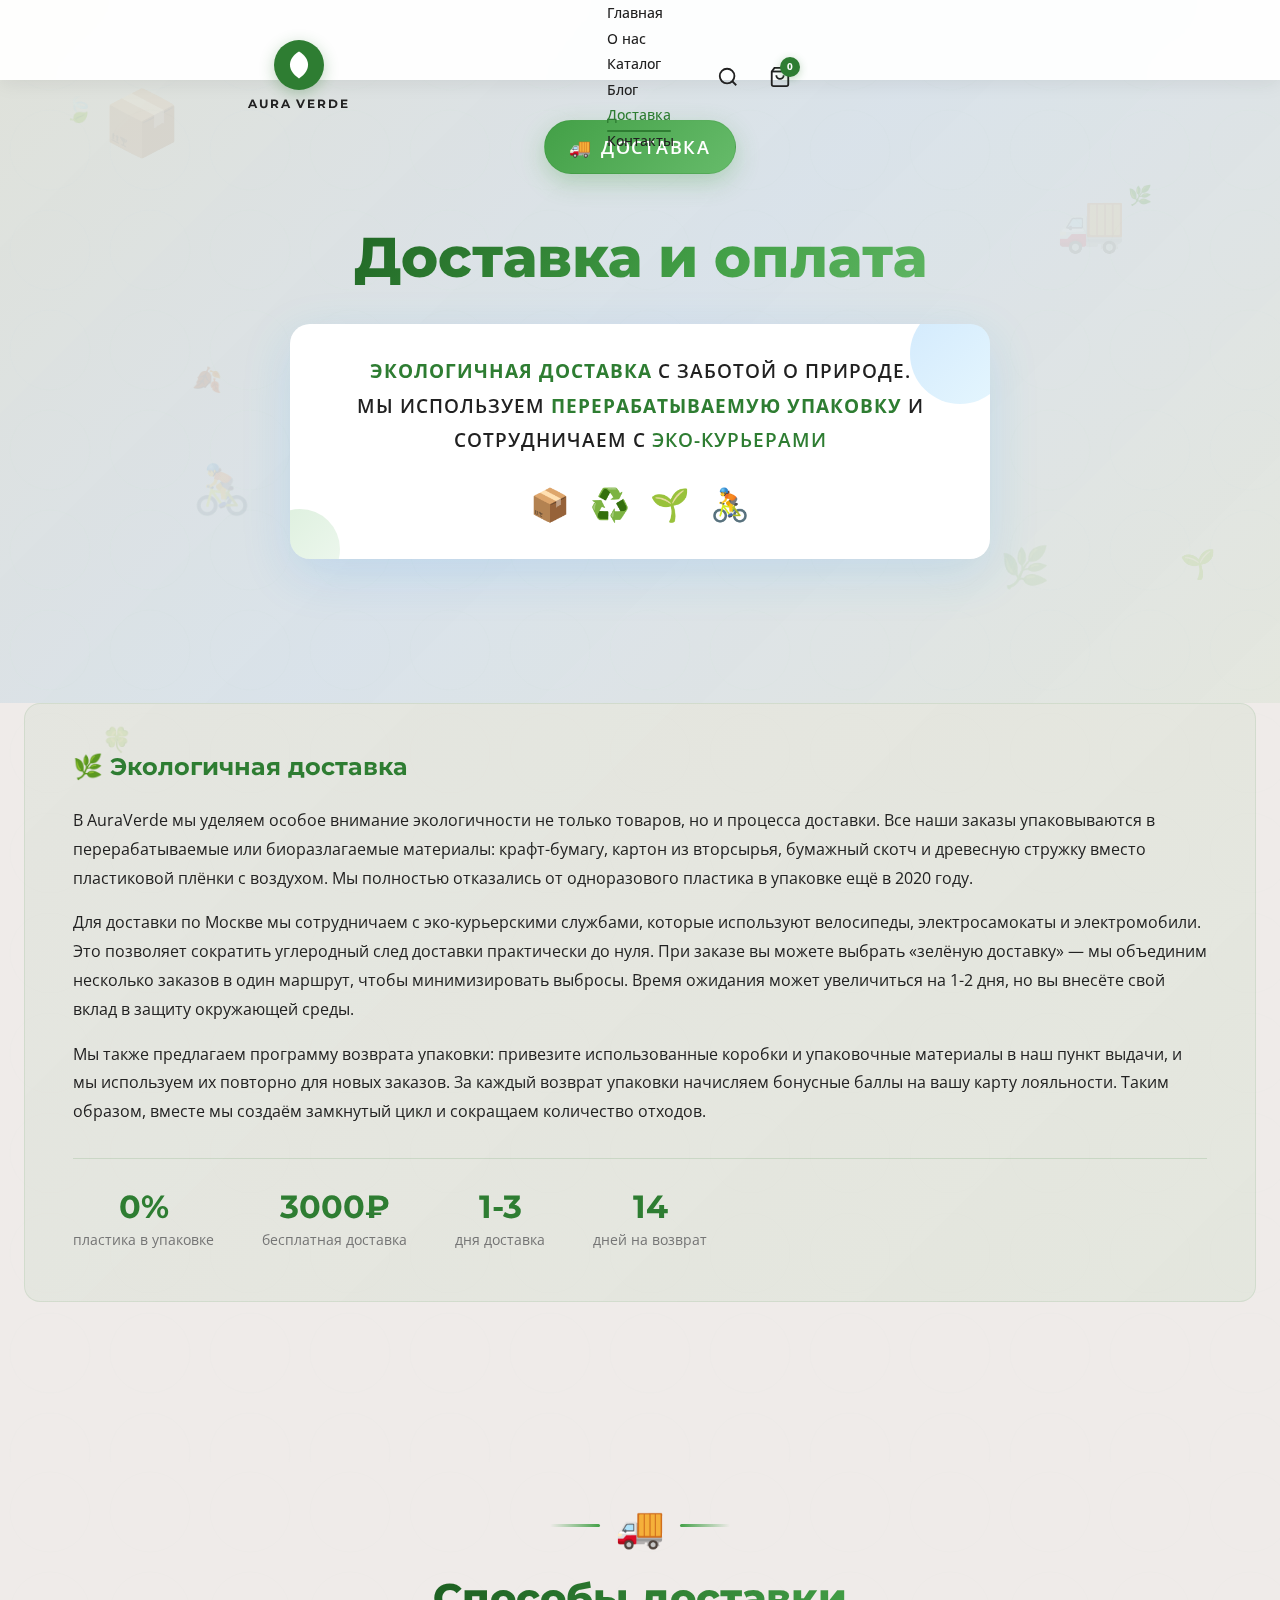
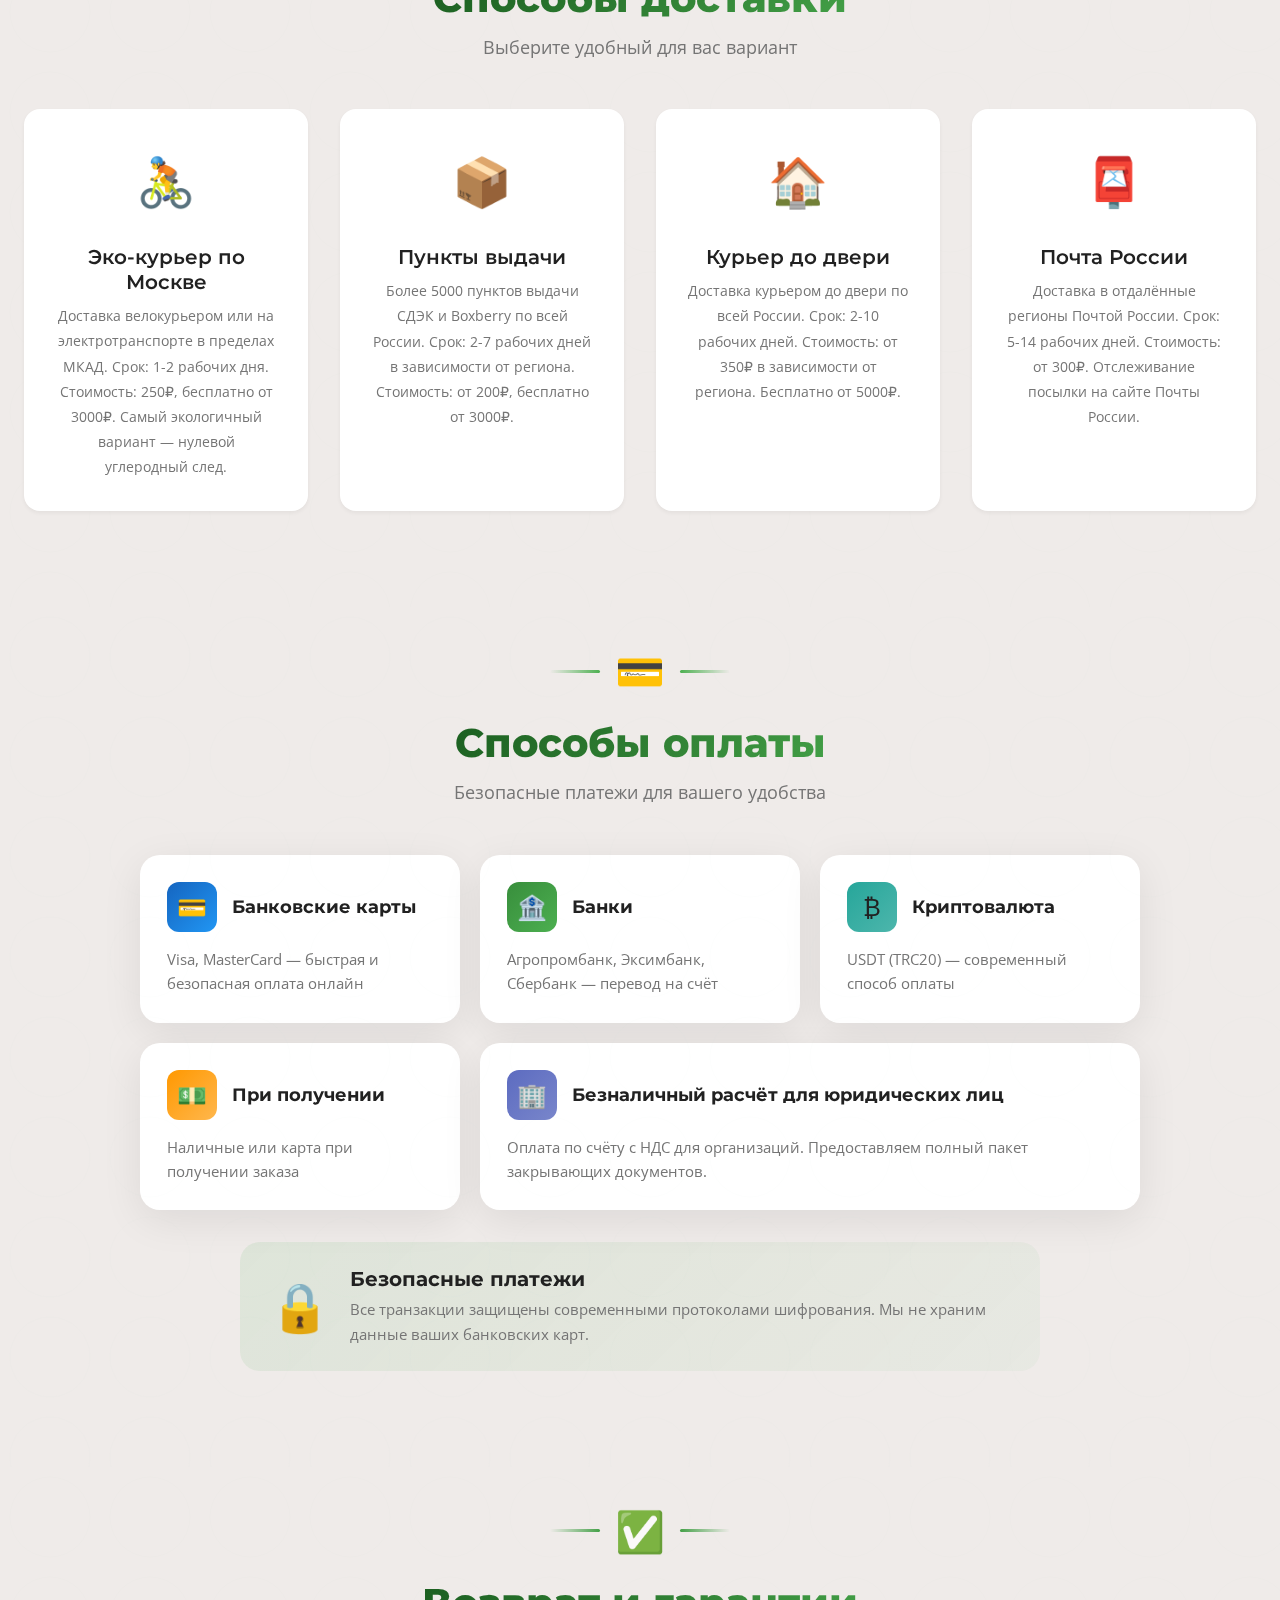
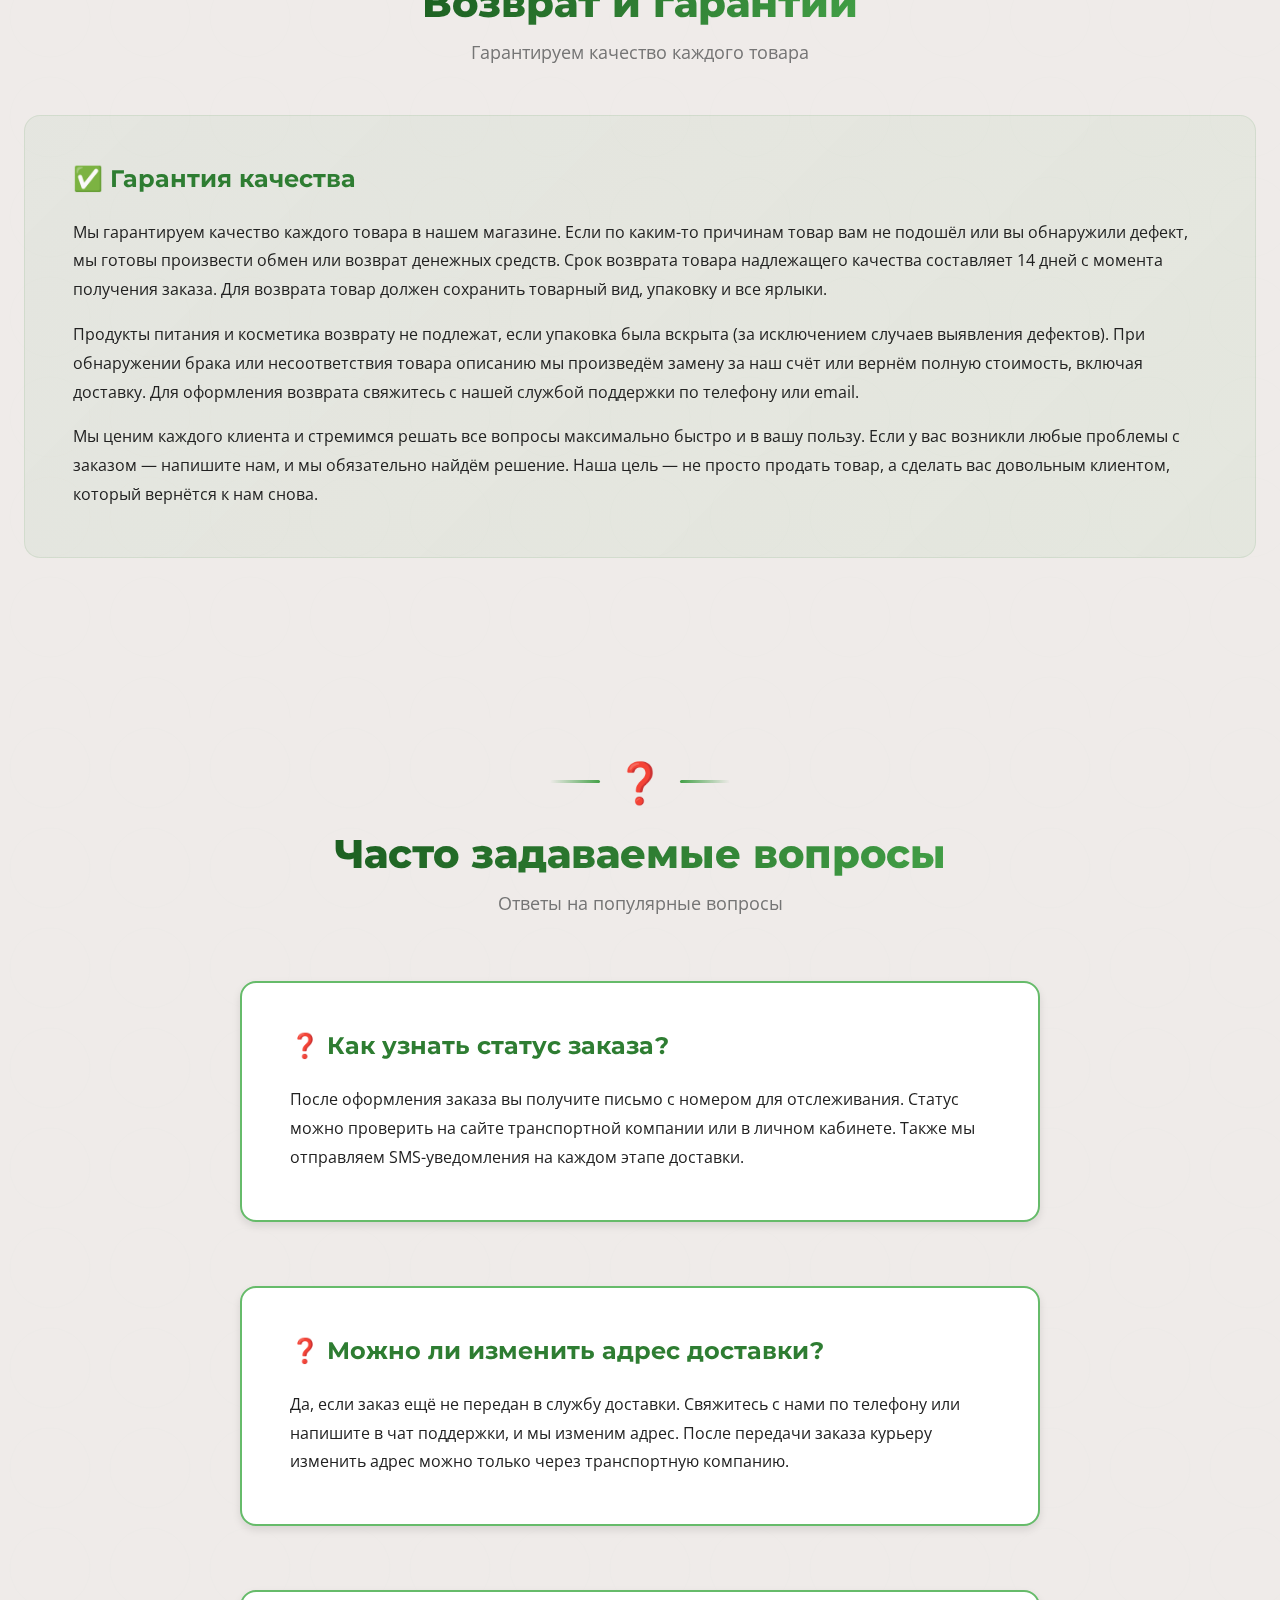
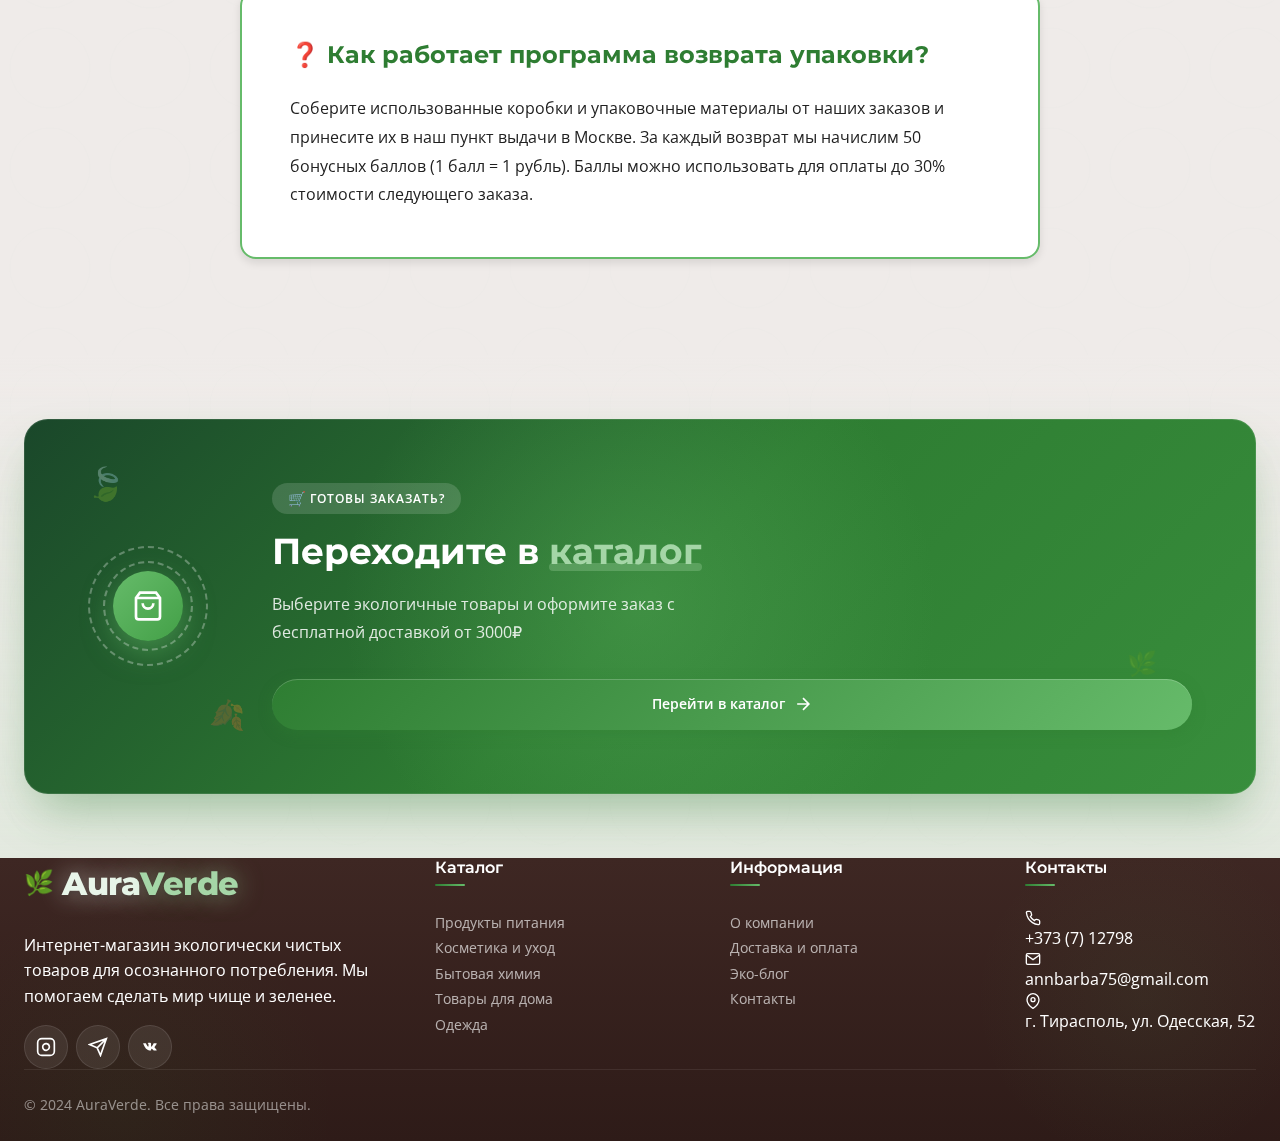
<file: delivery.html>
<!DOCTYPE html>
<html lang="ru">
<head>
    <meta charset="UTF-8">
    <meta name="viewport" content="width=device-width, initial-scale=1.0">
    <title>Доставка и оплата — AuraVerde | Экологичная доставка</title>
    <meta name="description" content="Информация о доставке и способах оплаты в интернет-магазине AuraVerde. Экологичная доставка, бесплатная доставка от 3000₽, возврат товара.">
    <link rel="icon" type="image/png" sizes="32x32" href="images/free-icon-leaf-5806342.png">
    <link rel="icon" type="image/png" sizes="16x16" href="images/free-icon-leaf-5806342.png">
    <link rel="shortcut icon" type="image/png" href="images/free-icon-leaf-5806342.png">
    <link rel="apple-touch-icon" href="images/free-icon-leaf-5806342.png">
    <link rel="preconnect" href="https://fonts.googleapis.com">
    <link rel="preconnect" href="https://fonts.gstatic.com" crossorigin>
    <link href="https://fonts.googleapis.com/css2?family=Montserrat:wght@400;500;600;700&family=Open+Sans:wght@300;400;500;600;700&display=swap" rel="stylesheet">
    <link rel="stylesheet" href="css/main.css">
</head>
<body>
    <!-- Floating Nature Leaves -->
    <div class="floating-leaves" aria-hidden="true">
        <span class="floating-leaf floating-leaf--1">🍃</span>
        <span class="floating-leaf floating-leaf--2">🌿</span>
        <span class="floating-leaf floating-leaf--3">🍂</span>
        <span class="floating-leaf floating-leaf--4">🌱</span>
        <span class="floating-leaf floating-leaf--5">🍀</span>
    </div>

    <!-- Header -->
    <header class="header header--scrolled" id="header" role="banner">
        <div class="header__container container">
            <a href="index.html" class="header__logo" aria-label="AuraVerde - главная">
                <span class="header__logo-leaf-wrapper">
                    <svg viewBox="0 0 100 100" class="header__logo-animated-leaf">
                        <defs>
                            <linearGradient id="header-leaf-grad" x1="0%" y1="0%" x2="100%" y2="100%">
                                <stop offset="0%" stop-color="#A5D6A7"/>
                                <stop offset="30%" stop-color="#66BB6A"/>
                                <stop offset="70%" stop-color="#43A047"/>
                                <stop offset="100%" stop-color="#1B5E20"/>
                            </linearGradient>
                            <linearGradient id="header-leaf-vein" x1="50%" y1="0%" x2="50%" y2="100%">
                                <stop offset="0%" stop-color="#E8F5E9"/>
                                <stop offset="100%" stop-color="#81C784"/>
                            </linearGradient>
                        </defs>
                        <path d="M50 5 C15 25, 5 65, 50 95 C95 65, 85 25, 50 5" fill="url(#header-leaf-grad)"/>
                        <path d="M50 20 Q50 55, 50 88" fill="none" stroke="url(#header-leaf-vein)" stroke-width="3" stroke-linecap="round"/>
                        <path d="M50 35 Q35 40, 25 50" fill="none" stroke="rgba(255,255,255,0.5)" stroke-width="1.5" stroke-linecap="round"/>
                        <path d="M50 35 Q65 40, 75 50" fill="none" stroke="rgba(255,255,255,0.5)" stroke-width="1.5" stroke-linecap="round"/>
                        <path d="M50 50 Q38 55, 30 65" fill="none" stroke="rgba(255,255,255,0.4)" stroke-width="1.2" stroke-linecap="round"/>
                        <path d="M50 50 Q62 55, 70 65" fill="none" stroke="rgba(255,255,255,0.4)" stroke-width="1.2" stroke-linecap="round"/>
                    </svg>
                </span>
                <span class="header__logo-text">
                    <span class="header__logo-aura">Aura</span><span class="header__logo-verde">Verde</span>
                </span>
            </a>
            <nav class="header__nav" id="nav-menu" role="navigation" aria-label="Главное меню">
                <ul class="header__nav-list">
                    <li><a href="index.html" class="header__nav-link">Главная</a></li>
                    <li><a href="about.html" class="header__nav-link">О нас</a></li>
                    <li><a href="catalog.html" class="header__nav-link">Каталог</a></li>
                    <li><a href="blog.html" class="header__nav-link">Блог</a></li>
                    <li><a href="delivery.html" class="header__nav-link header__nav-link--active">Доставка</a></li>
                    <li><a href="contacts.html" class="header__nav-link">Контакты</a></li>
                </ul>
                <button class="header__nav-close" id="nav-close" aria-label="Закрыть меню">
                    <svg width="24" height="24" viewBox="0 0 24 24" fill="none" stroke="currentColor" stroke-width="2">
                        <line x1="18" y1="6" x2="6" y2="18"></line>
                        <line x1="6" y1="6" x2="18" y2="18"></line>
                    </svg>
                </button>
            </nav>
            <div class="header__actions">
                <button class="header__action-btn" id="search-btn" aria-label="Поиск">
                    <svg width="22" height="22" viewBox="0 0 24 24" fill="none" stroke="currentColor" stroke-width="2">
                        <circle cx="11" cy="11" r="8"></circle>
                        <path d="m21 21-4.35-4.35"></path>
                    </svg>
                </button>
                <a href="cart.html" class="header__action-btn" aria-label="Корзина">
                    <svg width="22" height="22" viewBox="0 0 24 24" fill="none" stroke="currentColor" stroke-width="2">
                        <path d="M6 2L3 6v14a2 2 0 0 0 2 2h14a2 2 0 0 0 2-2V6l-3-4z"></path>
                        <line x1="3" y1="6" x2="21" y2="6"></line>
                        <path d="M16 10a4 4 0 0 1-8 0"></path>
                    </svg>
                    <span class="header__cart-count" id="cart-count">0</span>
                </a>
                <button class="header__toggle" id="nav-toggle" aria-label="Открыть меню">
                    <svg width="24" height="24" viewBox="0 0 24 24" fill="none" stroke="currentColor" stroke-width="2">
                        <line x1="3" y1="6" x2="21" y2="6"></line>
                        <line x1="3" y1="12" x2="21" y2="12"></line>
                        <line x1="3" y1="18" x2="21" y2="18"></line>
                    </svg>
                </button>
            </div>
        </div>
    </header>

    <main>
        <!-- Hero Section with Animation -->
        <section class="section section--hero-inner" style="padding-top: 120px; background: linear-gradient(135deg, rgba(46, 125, 50, 0.08) 0%, rgba(33, 150, 243, 0.1) 50%, rgba(102, 187, 106, 0.08) 100%); position: relative; overflow: hidden;">
            <!-- Animated Background Elements -->
            <div style="position: absolute; inset: 0; overflow: hidden; pointer-events: none;">
                <div style="position: absolute; top: 10%; left: 8%; font-size: 4rem; opacity: 0.1; animation: floatDelivery 8s ease-in-out infinite;">📦</div>
                <div style="position: absolute; top: 25%; right: 12%; font-size: 3.5rem; opacity: 0.08; animation: floatDelivery 10s ease-in-out infinite 2s;">🚚</div>
                <div style="position: absolute; bottom: 25%; left: 15%; font-size: 3rem; opacity: 0.1; animation: floatDelivery 9s ease-in-out infinite 1s;">🚴</div>
                <div style="position: absolute; bottom: 15%; right: 18%; font-size: 2.5rem; opacity: 0.08; animation: floatDelivery 7s ease-in-out infinite 3s;">🌿</div>
                <!-- Moving truck animation -->
                <div style="position: absolute; bottom: 20%; left: -100px; font-size: 3rem; animation: truckMove 15s linear infinite;">🚐</div>
            </div>
            <div class="container">
                <div class="section__header" style="text-align: center; margin-bottom: var(--spacing-2xl); position: relative; z-index: 1;">
                    <span class="section__badge" style="display: inline-flex; align-items: center; gap: 8px; background: linear-gradient(135deg, #43A047, #66BB6A); color: white; padding: 12px 24px; border-radius: 50px; font-size: 1.1rem; font-weight: 600; box-shadow: 0 8px 25px rgba(67, 160, 71, 0.3); animation: badgePulseGreen 3s ease-in-out infinite;">
                        <span style="animation: truckBounce 1s ease-in-out infinite;">🚚</span> ДОСТАВКА
                    </span>
                    <h1 class="section__title" style="font-size: 3.5rem; font-weight: 800; margin-top: var(--spacing-lg); background: linear-gradient(135deg, #1B5E20 0%, #2E7D32 30%, #43A047 60%, #66BB6A 100%); -webkit-background-clip: text; -webkit-text-fill-color: transparent; background-clip: text; animation: titleGlow 3s ease-in-out infinite;">
                        Доставка и оплата
                    </h1>
                    
                    <!-- Animated Subtitle Card -->
                    <div style="margin-top: var(--spacing-xl); animation: slideUp 1s ease-out;">
                        <div style="background: white; border-radius: 20px; padding: 30px 40px; max-width: 850px; margin: 0 auto; box-shadow: 0 15px 50px rgba(33, 150, 243, 0.15); position: relative; overflow: hidden;">
                            <!-- Decorative Corner -->
                            <div style="position: absolute; top: -20px; right: -20px; width: 100px; height: 100px; background: linear-gradient(135deg, rgba(33, 150, 243, 0.2), rgba(3, 169, 244, 0.1)); border-radius: 50%; animation: pulse 2s ease-in-out infinite;"></div>
                            <div style="position: absolute; bottom: -30px; left: -30px; width: 80px; height: 80px; background: linear-gradient(135deg, rgba(76, 175, 80, 0.2), rgba(102, 187, 106, 0.1)); border-radius: 50%; animation: pulse 2s ease-in-out infinite 1s;"></div>
                            
                            <p style="font-size: 1.2rem; font-weight: 600; color: var(--color-text); line-height: 1.8; text-transform: uppercase; letter-spacing: 1px; position: relative; z-index: 1;">
                                <span style="color: var(--color-primary); font-weight: 700;">Экологичная доставка</span> с заботой о природе.
                                <br>Мы используем <span style="color: var(--color-primary); font-weight: 700;">перерабатываемую упаковку</span> и сотрудничаем с <span style="color: var(--color-primary);">эко-курьерами</span>
                            </p>
                            
                            <!-- Animated Icons Row -->
                            <div style="display: flex; justify-content: center; gap: 20px; margin-top: 20px;">
                                <span style="font-size: 2rem; animation: iconBounce 2s ease-in-out infinite;">📦</span>
                                <span style="font-size: 2rem; animation: iconBounce 2s ease-in-out infinite 0.3s;">♻️</span>
                                <span style="font-size: 2rem; animation: iconBounce 2s ease-in-out infinite 0.6s;">🌱</span>
                                <span style="font-size: 2rem; animation: iconBounce 2s ease-in-out infinite 0.9s;">🚴</span>
                            </div>
                        </div>
                    </div>
                </div>
            </div>
            
            <style>
                @keyframes floatDelivery {
                    0%, 100% { transform: translateY(0) rotate(0deg); }
                    50% { transform: translateY(-20px) rotate(5deg); }
                }
                @keyframes truckMove {
                    0% { left: -100px; }
                    100% { left: calc(100% + 100px); }
                }
                @keyframes truckBounce {
                    0%, 100% { transform: translateX(0); }
                    50% { transform: translateX(5px); }
                }
                @keyframes badgePulseGreen {
                    0%, 100% { transform: scale(1); box-shadow: 0 8px 25px rgba(67, 160, 71, 0.3); }
                    50% { transform: scale(1.02); box-shadow: 0 12px 35px rgba(67, 160, 71, 0.4); }
                }
                @keyframes titleGlow {
                    0%, 100% { filter: brightness(1); }
                    50% { filter: brightness(1.1); }
                }
                @keyframes slideUp {
                    from { opacity: 0; transform: translateY(30px); }
                    to { opacity: 1; transform: translateY(0); }
                }
                @keyframes pulse {
                    0%, 100% { transform: scale(1); opacity: 0.3; }
                    50% { transform: scale(1.1); opacity: 0.5; }
                }
                @keyframes iconBounce {
                    0%, 100% { transform: translateY(0); }
                    50% { transform: translateY(-8px); }
                }
            </style>
        </section>

        <!-- О доставке -->
        <section class="section" style="padding-top: 0;">
            <div class="container">
                <div class="about-story animate-in" style="margin-bottom: var(--spacing-3xl);">
                    <h2 class="about-story__title">🌿 Экологичная доставка</h2>
                    <p class="about-story__text">
                        В AuraVerde мы уделяем особое внимание экологичности не только товаров, но и процесса доставки. Все наши заказы упаковываются в перерабатываемые или биоразлагаемые материалы: крафт-бумагу, картон из вторсырья, бумажный скотч и древесную стружку вместо пластиковой плёнки с воздухом. Мы полностью отказались от одноразового пластика в упаковке ещё в 2020 году.
                    </p>
                    <p class="about-story__text">
                        Для доставки по Москве мы сотрудничаем с эко-курьерскими службами, которые используют велосипеды, электросамокаты и электромобили. Это позволяет сократить углеродный след доставки практически до нуля. При заказе вы можете выбрать «зелёную доставку» — мы объединим несколько заказов в один маршрут, чтобы минимизировать выбросы. Время ожидания может увеличиться на 1-2 дня, но вы внесёте свой вклад в защиту окружающей среды.
                    </p>
                    <p class="about-story__text">
                        Мы также предлагаем программу возврата упаковки: привезите использованные коробки и упаковочные материалы в наш пункт выдачи, и мы используем их повторно для новых заказов. За каждый возврат упаковки начисляем бонусные баллы на вашу карту лояльности. Таким образом, вместе мы создаём замкнутый цикл и сокращаем количество отходов.
                    </p>
                    <div class="about-story__stats">
                        <div class="about-story__stat">
                            <span class="about-story__stat-number">0%</span>
                            <span class="about-story__stat-label">пластика в упаковке</span>
                        </div>
                        <div class="about-story__stat">
                            <span class="about-story__stat-number">3000₽</span>
                            <span class="about-story__stat-label">бесплатная доставка</span>
                        </div>
                        <div class="about-story__stat">
                            <span class="about-story__stat-number">1-3</span>
                            <span class="about-story__stat-label">дня доставка</span>
                        </div>
                        <div class="about-story__stat">
                            <span class="about-story__stat-number">14</span>
                            <span class="about-story__stat-label">дней на возврат</span>
                        </div>
                    </div>
                </div>
            </div>
        </section>

        <!-- Способы доставки -->
        <section class="section" style="background: var(--color-bg); padding-top: var(--spacing-xl);">
            <div class="container">
                <!-- Красивый заголовок -->
                <div style="text-align: center; margin-bottom: var(--spacing-2xl);">
                    <div style="display: inline-block; position: relative;">
                        <div style="display: flex; align-items: center; justify-content: center; gap: 15px; margin-bottom: 15px;">
                            <div style="width: 50px; height: 3px; background: linear-gradient(90deg, transparent, #43A047); border-radius: 2px;"></div>
                            <span style="font-size: 2.5rem; animation: iconBounce 2s ease-in-out infinite;">🚚</span>
                            <div style="width: 50px; height: 3px; background: linear-gradient(90deg, #43A047, transparent); border-radius: 2px;"></div>
                        </div>
                        <h2 style="font-size: 2.5rem; font-weight: 800; margin: 0; background: linear-gradient(135deg, #1B5E20, #2E7D32, #43A047); -webkit-background-clip: text; -webkit-text-fill-color: transparent; background-clip: text;">
                            Способы доставки
                        </h2>
                        <p style="color: var(--color-text-light); margin-top: 10px; font-size: 1.1rem;">Выберите удобный для вас вариант</p>
                    </div>
                </div>
                <div class="features">
                    <div class="feature animate-in">
                        <div class="feature__icon" style="font-size: 3rem; background: none;">🚴</div>
                        <h3 class="feature__title">Эко-курьер по Москве</h3>
                        <p class="feature__text">Доставка велокурьером или на электротранспорте в пределах МКАД. Срок: 1-2 рабочих дня. Стоимость: 250₽, бесплатно от 3000₽. Самый экологичный вариант — нулевой углеродный след.</p>
                    </div>
                    <div class="feature animate-in">
                        <div class="feature__icon" style="font-size: 3rem; background: none;">📦</div>
                        <h3 class="feature__title">Пункты выдачи</h3>
                        <p class="feature__text">Более 5000 пунктов выдачи СДЭК и Boxberry по всей России. Срок: 2-7 рабочих дней в зависимости от региона. Стоимость: от 200₽, бесплатно от 3000₽.</p>
                    </div>
                    <div class="feature animate-in">
                        <div class="feature__icon" style="font-size: 3rem; background: none;">🏠</div>
                        <h3 class="feature__title">Курьер до двери</h3>
                        <p class="feature__text">Доставка курьером до двери по всей России. Срок: 2-10 рабочих дней. Стоимость: от 350₽ в зависимости от региона. Бесплатно от 5000₽.</p>
                    </div>
                    <div class="feature animate-in">
                        <div class="feature__icon" style="font-size: 3rem; background: none;">📮</div>
                        <h3 class="feature__title">Почта России</h3>
                        <p class="feature__text">Доставка в отдалённые регионы Почтой России. Срок: 5-14 рабочих дней. Стоимость: от 300₽. Отслеживание посылки на сайте Почты России.</p>
                    </div>
                </div>
            </div>
        </section>

        <!-- Способы оплаты -->
        <section class="section" style="padding-top: var(--spacing-xl);">
            <div class="container">
                <!-- Красивый заголовок -->
                <div style="text-align: center; margin-bottom: var(--spacing-2xl);">
                    <div style="display: inline-block; position: relative;">
                        <div style="display: flex; align-items: center; justify-content: center; gap: 15px; margin-bottom: 15px;">
                            <div style="width: 50px; height: 3px; background: linear-gradient(90deg, transparent, #4CAF50); border-radius: 2px;"></div>
                            <span style="font-size: 2.5rem; animation: iconBounce 2s ease-in-out infinite 0.5s;">💳</span>
                            <div style="width: 50px; height: 3px; background: linear-gradient(90deg, #4CAF50, transparent); border-radius: 2px;"></div>
                        </div>
                        <h2 style="font-size: 2.5rem; font-weight: 800; margin: 0; background: linear-gradient(135deg, #1B5E20, #2E7D32, #43A047); -webkit-background-clip: text; -webkit-text-fill-color: transparent; background-clip: text;">
                            Способы оплаты
                        </h2>
                        <p style="color: var(--color-text-light); margin-top: 10px; font-size: 1.1rem;">Безопасные платежи для вашего удобства</p>
                    </div>
                </div>
                
                <!-- Карточки способов оплаты -->
                <div style="display: grid; grid-template-columns: repeat(auto-fit, minmax(280px, 1fr)); gap: 20px; max-width: 1000px; margin: 0 auto;">
                    <!-- Банковские карты -->
                    <div class="animate-in" style="background: white; border-radius: 20px; padding: 25px; box-shadow: 0 10px 40px rgba(0,0,0,0.08); transition: all 0.3s ease; border: 2px solid transparent;" onmouseover="this.style.borderColor='#4CAF50'; this.style.transform='translateY(-5px)';" onmouseout="this.style.borderColor='transparent'; this.style.transform='translateY(0)';">
                        <div style="display: flex; align-items: center; gap: 15px; margin-bottom: 15px;">
                            <div style="width: 50px; height: 50px; background: linear-gradient(135deg, #1565C0, #2196F3); border-radius: 12px; display: flex; align-items: center; justify-content: center; font-size: 1.5rem;">💳</div>
                            <h3 style="font-size: 1.1rem; font-weight: 700; color: var(--color-text); margin: 0;">Банковские карты</h3>
                        </div>
                        <p style="color: var(--color-text-light); font-size: 0.95rem; line-height: 1.6;">Visa, MasterCard — быстрая и безопасная оплата онлайн</p>
                    </div>
                    
                    <!-- Банки Молдовы -->
                    <div class="animate-in" style="background: white; border-radius: 20px; padding: 25px; box-shadow: 0 10px 40px rgba(0,0,0,0.08); transition: all 0.3s ease; border: 2px solid transparent;" onmouseover="this.style.borderColor='#4CAF50'; this.style.transform='translateY(-5px)';" onmouseout="this.style.borderColor='transparent'; this.style.transform='translateY(0)';">
                        <div style="display: flex; align-items: center; gap: 15px; margin-bottom: 15px;">
                            <div style="width: 50px; height: 50px; background: linear-gradient(135deg, #388E3C, #4CAF50); border-radius: 12px; display: flex; align-items: center; justify-content: center; font-size: 1.5rem;">🏦</div>
                            <h3 style="font-size: 1.1rem; font-weight: 700; color: var(--color-text); margin: 0;">Банки</h3>
                        </div>
                        <p style="color: var(--color-text-light); font-size: 0.95rem; line-height: 1.6;">Агропромбанк, Эксимбанк, Сбербанк — перевод на счёт</p>
                    </div>
                    
                    <!-- Криптовалюта -->
                    <div class="animate-in" style="background: white; border-radius: 20px; padding: 25px; box-shadow: 0 10px 40px rgba(0,0,0,0.08); transition: all 0.3s ease; border: 2px solid transparent;" onmouseover="this.style.borderColor='#4CAF50'; this.style.transform='translateY(-5px)';" onmouseout="this.style.borderColor='transparent'; this.style.transform='translateY(0)';">
                        <div style="display: flex; align-items: center; gap: 15px; margin-bottom: 15px;">
                            <div style="width: 50px; height: 50px; background: linear-gradient(135deg, #26A69A, #4DB6AC); border-radius: 12px; display: flex; align-items: center; justify-content: center; font-size: 1.5rem;">₿</div>
                            <h3 style="font-size: 1.1rem; font-weight: 700; color: var(--color-text); margin: 0;">Криптовалюта</h3>
                        </div>
                        <p style="color: var(--color-text-light); font-size: 0.95rem; line-height: 1.6;">USDT (TRC20) — современный способ оплаты</p>
                    </div>
                    
                    <!-- При получении -->
                    <div class="animate-in" style="background: white; border-radius: 20px; padding: 25px; box-shadow: 0 10px 40px rgba(0,0,0,0.08); transition: all 0.3s ease; border: 2px solid transparent;" onmouseover="this.style.borderColor='#4CAF50'; this.style.transform='translateY(-5px)';" onmouseout="this.style.borderColor='transparent'; this.style.transform='translateY(0)';">
                        <div style="display: flex; align-items: center; gap: 15px; margin-bottom: 15px;">
                            <div style="width: 50px; height: 50px; background: linear-gradient(135deg, #FF9800, #FFB74D); border-radius: 12px; display: flex; align-items: center; justify-content: center; font-size: 1.5rem;">💵</div>
                            <h3 style="font-size: 1.1rem; font-weight: 700; color: var(--color-text); margin: 0;">При получении</h3>
                        </div>
                        <p style="color: var(--color-text-light); font-size: 0.95rem; line-height: 1.6;">Наличные или карта при получении заказа</p>
                    </div>
                    
                    <!-- Для юрлиц -->
                    <div class="animate-in" style="background: white; border-radius: 20px; padding: 25px; box-shadow: 0 10px 40px rgba(0,0,0,0.08); transition: all 0.3s ease; border: 2px solid transparent; grid-column: span 2;" onmouseover="this.style.borderColor='#4CAF50'; this.style.transform='translateY(-5px)';" onmouseout="this.style.borderColor='transparent'; this.style.transform='translateY(0)';">
                        <div style="display: flex; align-items: center; gap: 15px; margin-bottom: 15px;">
                            <div style="width: 50px; height: 50px; background: linear-gradient(135deg, #5C6BC0, #7986CB); border-radius: 12px; display: flex; align-items: center; justify-content: center; font-size: 1.5rem;">🏢</div>
                            <h3 style="font-size: 1.1rem; font-weight: 700; color: var(--color-text); margin: 0;">Безналичный расчёт для юридических лиц</h3>
                        </div>
                        <p style="color: var(--color-text-light); font-size: 0.95rem; line-height: 1.6;">Оплата по счёту с НДС для организаций. Предоставляем полный пакет закрывающих документов.</p>
                    </div>
                </div>
                
                <!-- Информация о безопасности -->
                <div class="animate-in" style="margin-top: var(--spacing-xl); background: linear-gradient(135deg, rgba(76, 175, 80, 0.1), rgba(102, 187, 106, 0.05)); border-radius: 20px; padding: 25px 30px; display: flex; align-items: center; gap: 20px; max-width: 800px; margin-left: auto; margin-right: auto;">
                    <div style="font-size: 3rem;">🔒</div>
                    <div>
                        <h4 style="font-weight: 700; color: var(--color-text); margin: 0 0 5px 0;">Безопасные платежи</h4>
                        <p style="color: var(--color-text-light); font-size: 0.95rem; margin: 0; line-height: 1.6;">Все транзакции защищены современными протоколами шифрования. Мы не храним данные ваших банковских карт.</p>
                    </div>
                </div>
            </div>
        </section>

        <!-- Возврат и гарантии -->
        <section class="section" style="background: var(--color-bg); padding-top: var(--spacing-xl);">
            <div class="container">
                <!-- Красивый заголовок -->
                <div style="text-align: center; margin-bottom: var(--spacing-2xl);">
                    <div style="display: inline-block; position: relative;">
                        <div style="display: flex; align-items: center; justify-content: center; gap: 15px; margin-bottom: 15px;">
                            <div style="width: 50px; height: 3px; background: linear-gradient(90deg, transparent, #43A047); border-radius: 2px;"></div>
                            <span style="font-size: 2.5rem; animation: iconBounce 2s ease-in-out infinite 1s;">✅</span>
                            <div style="width: 50px; height: 3px; background: linear-gradient(90deg, #43A047, transparent); border-radius: 2px;"></div>
                        </div>
                        <h2 style="font-size: 2.5rem; font-weight: 800; margin: 0; background: linear-gradient(135deg, #1B5E20, #2E7D32, #43A047); -webkit-background-clip: text; -webkit-text-fill-color: transparent; background-clip: text;">
                            Возврат и гарантии
                        </h2>
                        <p style="color: var(--color-text-light); margin-top: 10px; font-size: 1.1rem;">Гарантируем качество каждого товара</p>
                    </div>
                </div>
                <div class="about-story animate-in">
                    <h3 class="about-story__title">✅ Гарантия качества</h3>
                    <p class="about-story__text">
                        Мы гарантируем качество каждого товара в нашем магазине. Если по каким-то причинам товар вам не подошёл или вы обнаружили дефект, мы готовы произвести обмен или возврат денежных средств. Срок возврата товара надлежащего качества составляет 14 дней с момента получения заказа. Для возврата товар должен сохранить товарный вид, упаковку и все ярлыки.
                    </p>
                    <p class="about-story__text">
                        Продукты питания и косметика возврату не подлежат, если упаковка была вскрыта (за исключением случаев выявления дефектов). При обнаружении брака или несоответствия товара описанию мы произведём замену за наш счёт или вернём полную стоимость, включая доставку. Для оформления возврата свяжитесь с нашей службой поддержки по телефону или email.
                    </p>
                    <p class="about-story__text">
                        Мы ценим каждого клиента и стремимся решать все вопросы максимально быстро и в вашу пользу. Если у вас возникли любые проблемы с заказом — напишите нам, и мы обязательно найдём решение. Наша цель — не просто продать товар, а сделать вас довольным клиентом, который вернётся к нам снова.
                    </p>
                </div>
            </div>
        </section>

        <!-- FAQ -->
        <section class="section" style="padding-top: var(--spacing-xl);">
            <div class="container">
                <!-- Красивый заголовок -->
                <div style="text-align: center; margin-bottom: var(--spacing-2xl);">
                    <div style="display: inline-block; position: relative;">
                        <div style="display: flex; align-items: center; justify-content: center; gap: 15px; margin-bottom: 15px;">
                            <div style="width: 50px; height: 3px; background: linear-gradient(90deg, transparent, #43A047); border-radius: 2px;"></div>
                            <span style="font-size: 2.5rem; animation: iconBounce 2s ease-in-out infinite 1.5s;">❓</span>
                            <div style="width: 50px; height: 3px; background: linear-gradient(90deg, #43A047, transparent); border-radius: 2px;"></div>
                        </div>
                        <h2 style="font-size: 2.5rem; font-weight: 800; margin: 0; background: linear-gradient(135deg, #1B5E20, #2E7D32, #43A047); -webkit-background-clip: text; -webkit-text-fill-color: transparent; background-clip: text;">
                            Часто задаваемые вопросы
                        </h2>
                        <p style="color: var(--color-text-light); margin-top: 10px; font-size: 1.1rem;">Ответы на популярные вопросы</p>
                    </div>
                </div>
                <div style="max-width: 800px; margin: 0 auto;">
                    <div class="about-mission animate-in" style="margin-bottom: var(--spacing-lg);">
                        <h3 class="about-mission__title">❓ Как узнать статус заказа?</h3>
                        <p class="about-mission__text">
                            После оформления заказа вы получите письмо с номером для отслеживания. Статус можно проверить на сайте транспортной компании или в личном кабинете. Также мы отправляем SMS-уведомления на каждом этапе доставки.
                        </p>
                    </div>
                    <div class="about-mission animate-in" style="margin-bottom: var(--spacing-lg);">
                        <h3 class="about-mission__title">❓ Можно ли изменить адрес доставки?</h3>
                        <p class="about-mission__text">
                            Да, если заказ ещё не передан в службу доставки. Свяжитесь с нами по телефону или напишите в чат поддержки, и мы изменим адрес. После передачи заказа курьеру изменить адрес можно только через транспортную компанию.
                        </p>
                    </div>
                    <div class="about-mission animate-in">
                        <h3 class="about-mission__title">❓ Как работает программа возврата упаковки?</h3>
                        <p class="about-mission__text">
                            Соберите использованные коробки и упаковочные материалы от наших заказов и принесите их в наш пункт выдачи в Москве. За каждый возврат мы начислим 50 бонусных баллов (1 балл = 1 рубль). Баллы можно использовать для оплаты до 30% стоимости следующего заказа.
                        </p>
                    </div>
                </div>
            </div>
        </section>

        <!-- CTA -->
        <section class="section section--newsletter">
            <div class="container">
                <div class="newsletter animate-in">
                    <div class="newsletter__glow"></div>
                    <span class="newsletter__leaf newsletter__leaf--1">🍃</span>
                    <span class="newsletter__leaf newsletter__leaf--2">🌿</span>
                    <span class="newsletter__leaf newsletter__leaf--3">🍂</span>
                    <div class="newsletter__inner">
                        <div class="newsletter__visual">
                            <div class="newsletter__icon-wrapper">
                                <div class="newsletter__icon-ring newsletter__icon-ring--outer"></div>
                                <div class="newsletter__icon-ring newsletter__icon-ring--inner"></div>
                                <div class="newsletter__icon">
                                    <svg width="32" height="32" viewBox="0 0 24 24" fill="none" stroke="currentColor" stroke-width="2">
                                        <path d="M6 2L3 6v14a2 2 0 0 0 2 2h14a2 2 0 0 0 2-2V6l-3-4z"></path>
                                        <line x1="3" y1="6" x2="21" y2="6"></line>
                                        <path d="M16 10a4 4 0 0 1-8 0"></path>
                                    </svg>
                                </div>
                            </div>
                        </div>
                        <div class="newsletter__content">
                            <div class="newsletter__badge">
                                <span class="newsletter__badge-icon">🛒</span>
                                <span class="newsletter__badge-text">Готовы заказать?</span>
                            </div>
                            <h2 class="newsletter__title">
                                Переходите в <span class="newsletter__title-highlight">каталог</span>
                            </h2>
                            <p class="newsletter__text">
                                Выберите экологичные товары и оформите заказ с бесплатной доставкой от 3000₽
                            </p>
                            <a href="catalog.html" class="btn btn--primary" style="margin-top: var(--spacing-md); display: inline-flex;">
                                Перейти в каталог
                                <svg width="20" height="20" viewBox="0 0 24 24" fill="none" stroke="currentColor" stroke-width="2">
                                    <path d="M5 12h14M12 5l7 7-7 7"/>
                                </svg>
                            </a>
                        </div>
                    </div>
                </div>
            </div>
        </section>
    </main>

    <!-- Footer -->
    <footer class="footer">
        <div class="container">
            <div class="footer__grid">
                <div class="footer__column footer__column--brand animate-in">
                    <a href="index.html" class="footer__logo">
                        <span class="footer__logo-leaf">🌿</span>
                        <span class="footer__logo-text">
                            <span class="footer__logo-aura">Aura</span><span class="footer__logo-verde">Verde</span>
                        </span>
                    </a>
                    <p class="footer__description">
                        Интернет-магазин экологически чистых товаров для осознанного потребления. 
                        Мы помогаем сделать мир чище и зеленее.
                    </p>
                    <div class="footer__social">
                        <a href="#" class="footer__social-link" aria-label="Instagram">
                            <svg width="20" height="20" viewBox="0 0 24 24" fill="none" stroke="currentColor" stroke-width="2">
                                <rect x="2" y="2" width="20" height="20" rx="5" ry="5"/>
                                <path d="M16 11.37A4 4 0 1 1 12.63 8 4 4 0 0 1 16 11.37z"/>
                                <line x1="17.5" y1="6.5" x2="17.51" y2="6.5"/>
                            </svg>
                        </a>
                        <a href="#" class="footer__social-link" aria-label="Telegram">
                            <svg width="20" height="20" viewBox="0 0 24 24" fill="none" stroke="currentColor" stroke-width="2">
                                <path d="M22 2L11 13M22 2l-7 20-4-9-9-4 20-7z"/>
                            </svg>
                        </a>
                        <a href="#" class="footer__social-link" aria-label="VK">
                            <svg width="20" height="20" viewBox="0 0 24 24" fill="currentColor">
                                <path d="M12.785 16.241s.288-.032.436-.194c.136-.148.132-.427.132-.427s-.02-1.304.576-1.496c.59-.19 1.347 1.26 2.151 1.818.608.42 1.07.328 1.07.328l2.15-.03s1.124-.07.591-.964c-.044-.073-.312-.659-1.607-1.864-1.355-1.262-1.174-1.057.458-3.24.994-1.328 1.391-2.14 1.267-2.488-.119-.333-.853-.245-.853-.245l-2.42.015s-.18-.024-.313.056c-.131.079-.216.262-.216.262s-.387 1.044-.903 1.932c-1.088 1.873-1.524 1.972-1.701 1.856-.413-.271-.31-1.089-.31-1.67 0-1.816.271-2.574-.527-2.77-.265-.065-.46-.108-1.138-.115-.87-.009-1.606.003-2.023.21-.278.138-.492.446-.362.463.161.021.526.1.72.366.249.344.24 1.115.24 1.115s.143 2.14-.334 2.404c-.328.182-.778-.189-1.744-1.888-.494-.869-.868-1.83-.868-1.83s-.072-.178-.2-.274c-.155-.116-.373-.153-.373-.153l-2.3.015s-.346.01-.473.162c-.113.135-.009.414-.009.414s1.817 4.307 3.876 6.477c1.888 1.99 4.031 1.859 4.031 1.859h.973z"/>
                            </svg>
                        </a>
                    </div>
                </div>
                <div class="footer__column animate-in">
                    <h4 class="footer__title">Каталог</h4>
                    <ul class="footer__links">
                        <li><a href="catalog.html">Продукты питания</a></li>
                        <li><a href="catalog.html">Косметика и уход</a></li>
                        <li><a href="catalog.html">Бытовая химия</a></li>
                        <li><a href="catalog.html">Товары для дома</a></li>
                        <li><a href="catalog.html">Одежда</a></li>
                    </ul>
                </div>
                <div class="footer__column animate-in">
                    <h4 class="footer__title">Информация</h4>
                    <ul class="footer__links">
                        <li><a href="about.html">О компании</a></li>
                        <li><a href="delivery.html">Доставка и оплата</a></li>
                        <li><a href="blog.html">Эко-блог</a></li>
                        <li><a href="contacts.html">Контакты</a></li>
                    </ul>
                </div>
                <div class="footer__column animate-in">
                    <h4 class="footer__title">Контакты</h4>
                    <ul class="footer__contacts">
                        <li>
                            <svg width="16" height="16" viewBox="0 0 24 24" fill="none" stroke="currentColor" stroke-width="2">
                                <path d="M22 16.92v3a2 2 0 0 1-2.18 2 19.79 19.79 0 0 1-8.63-3.07 19.5 19.5 0 0 1-6-6 19.79 19.79 0 0 1-3.07-8.67A2 2 0 0 1 4.11 2h3a2 2 0 0 1 2 1.72c.127.96.362 1.903.7 2.81a2 2 0 0 1-.45 2.11L8.09 9.91a16 16 0 0 0 6 6l1.27-1.27a2 2 0 0 1 2.11-.45c.907.338 1.85.573 2.81.7A2 2 0 0 1 22 16.92z"/>
                            </svg>
                            <a href="tel:+373712798">+373 (7) 12798</a>
                        </li>
                        <li>
                            <svg width="16" height="16" viewBox="0 0 24 24" fill="none" stroke="currentColor" stroke-width="2">
                                <path d="M4 4h16c1.1 0 2 .9 2 2v12c0 1.1-.9 2-2 2H4c-1.1 0-2-.9-2-2V6c0-1.1.9-2 2-2z"/>
                                <polyline points="22,6 12,13 2,6"/>
                            </svg>
                            <a href="mailto:annbarba75@gmail.com">annbarba75@gmail.com</a>
                        </li>
                        <li>
                            <svg width="16" height="16" viewBox="0 0 24 24" fill="none" stroke="currentColor" stroke-width="2">
                                <path d="M21 10c0 7-9 13-9 13s-9-6-9-13a9 9 0 0 1 18 0z"/>
                                <circle cx="12" cy="10" r="3"/>
                            </svg>
                            <span>г. Тирасполь, ул. Одесская, 52</span>
                        </li>
                    </ul>
                </div>
            </div>
            <div class="footer__bottom">
                <p class="footer__copyright">© 2024 AuraVerde. Все права защищены.</p>
            </div>
        </div>
    </footer>

    <!-- Back to Top Button -->
    <button class="back-to-top" id="back-to-top" aria-label="Наверх">
        <svg width="24" height="24" viewBox="0 0 24 24" fill="none" stroke="currentColor" stroke-width="2">
            <path d="M18 15l-6-6-6 6"/>
        </svg>
    </button>

    <script src="js/data/products.js"></script>
    <script src="js/app.js"></script>
</body>
</html>
</file>
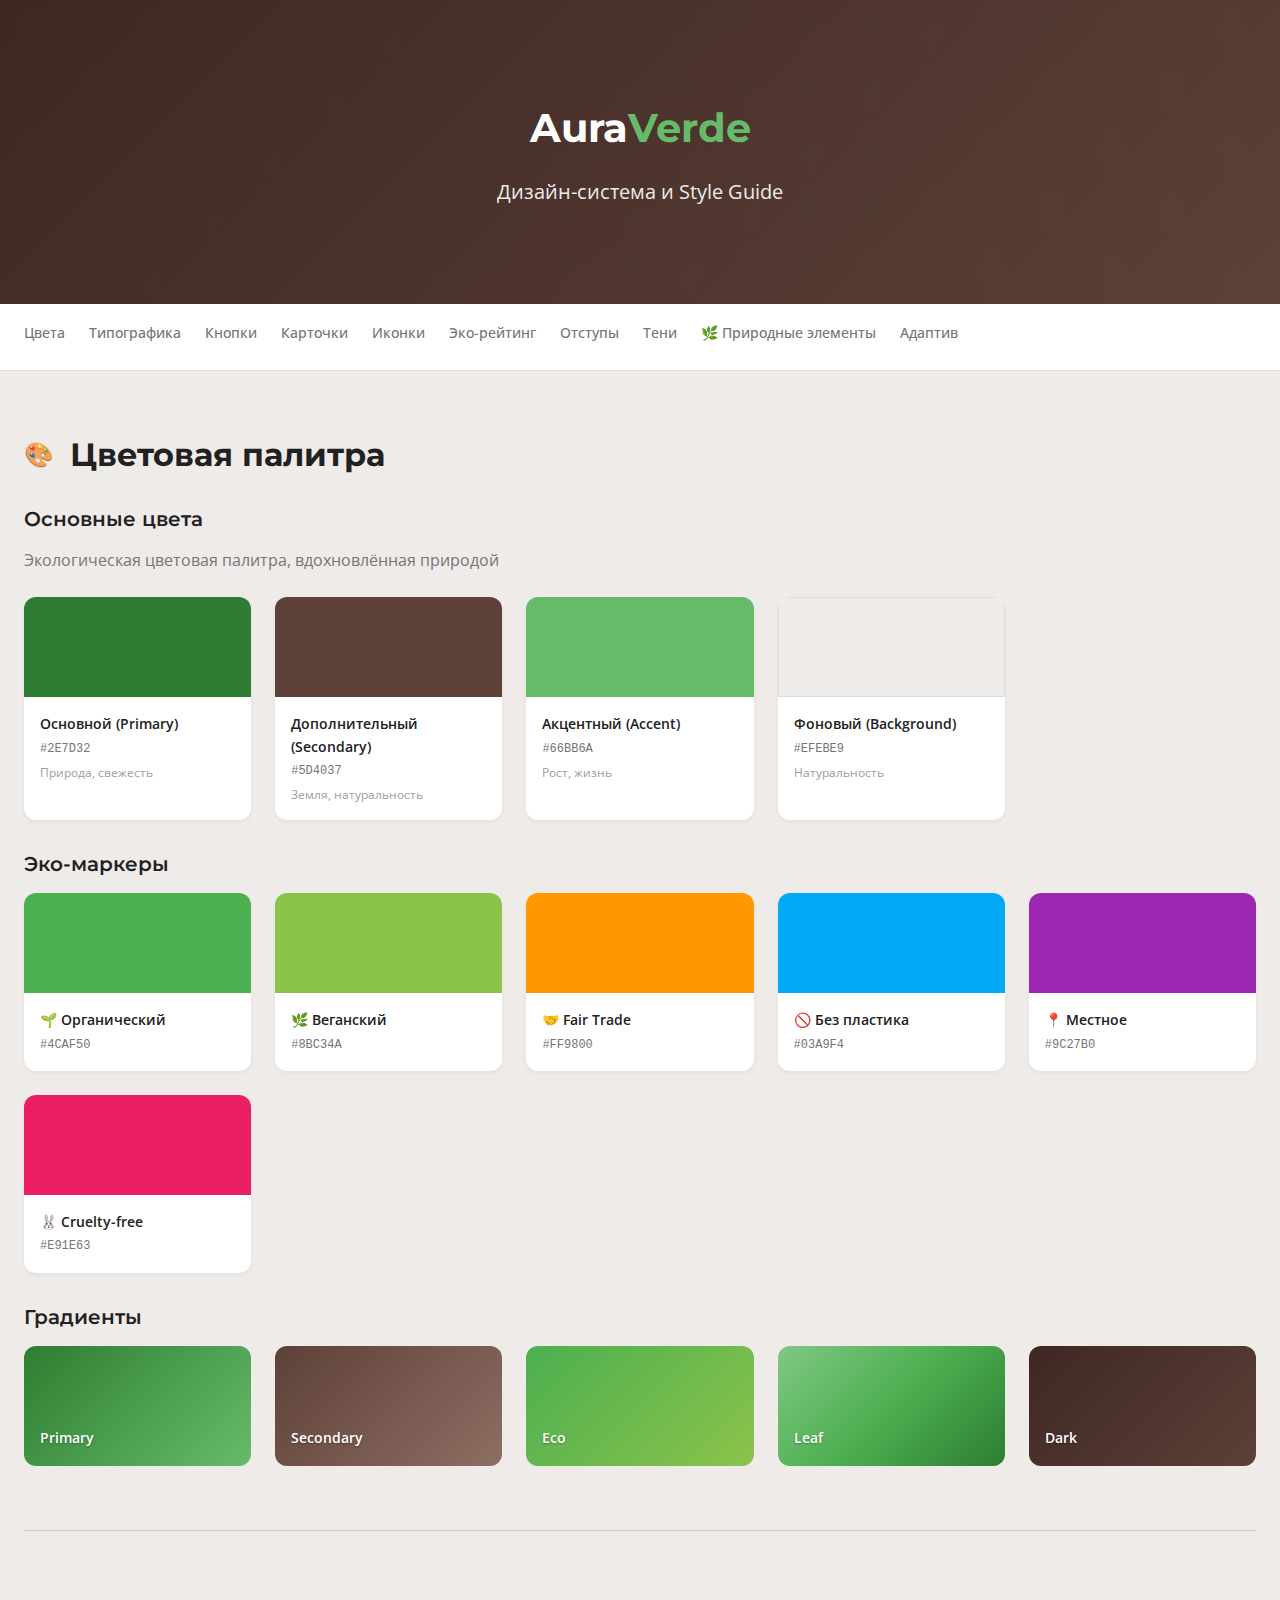
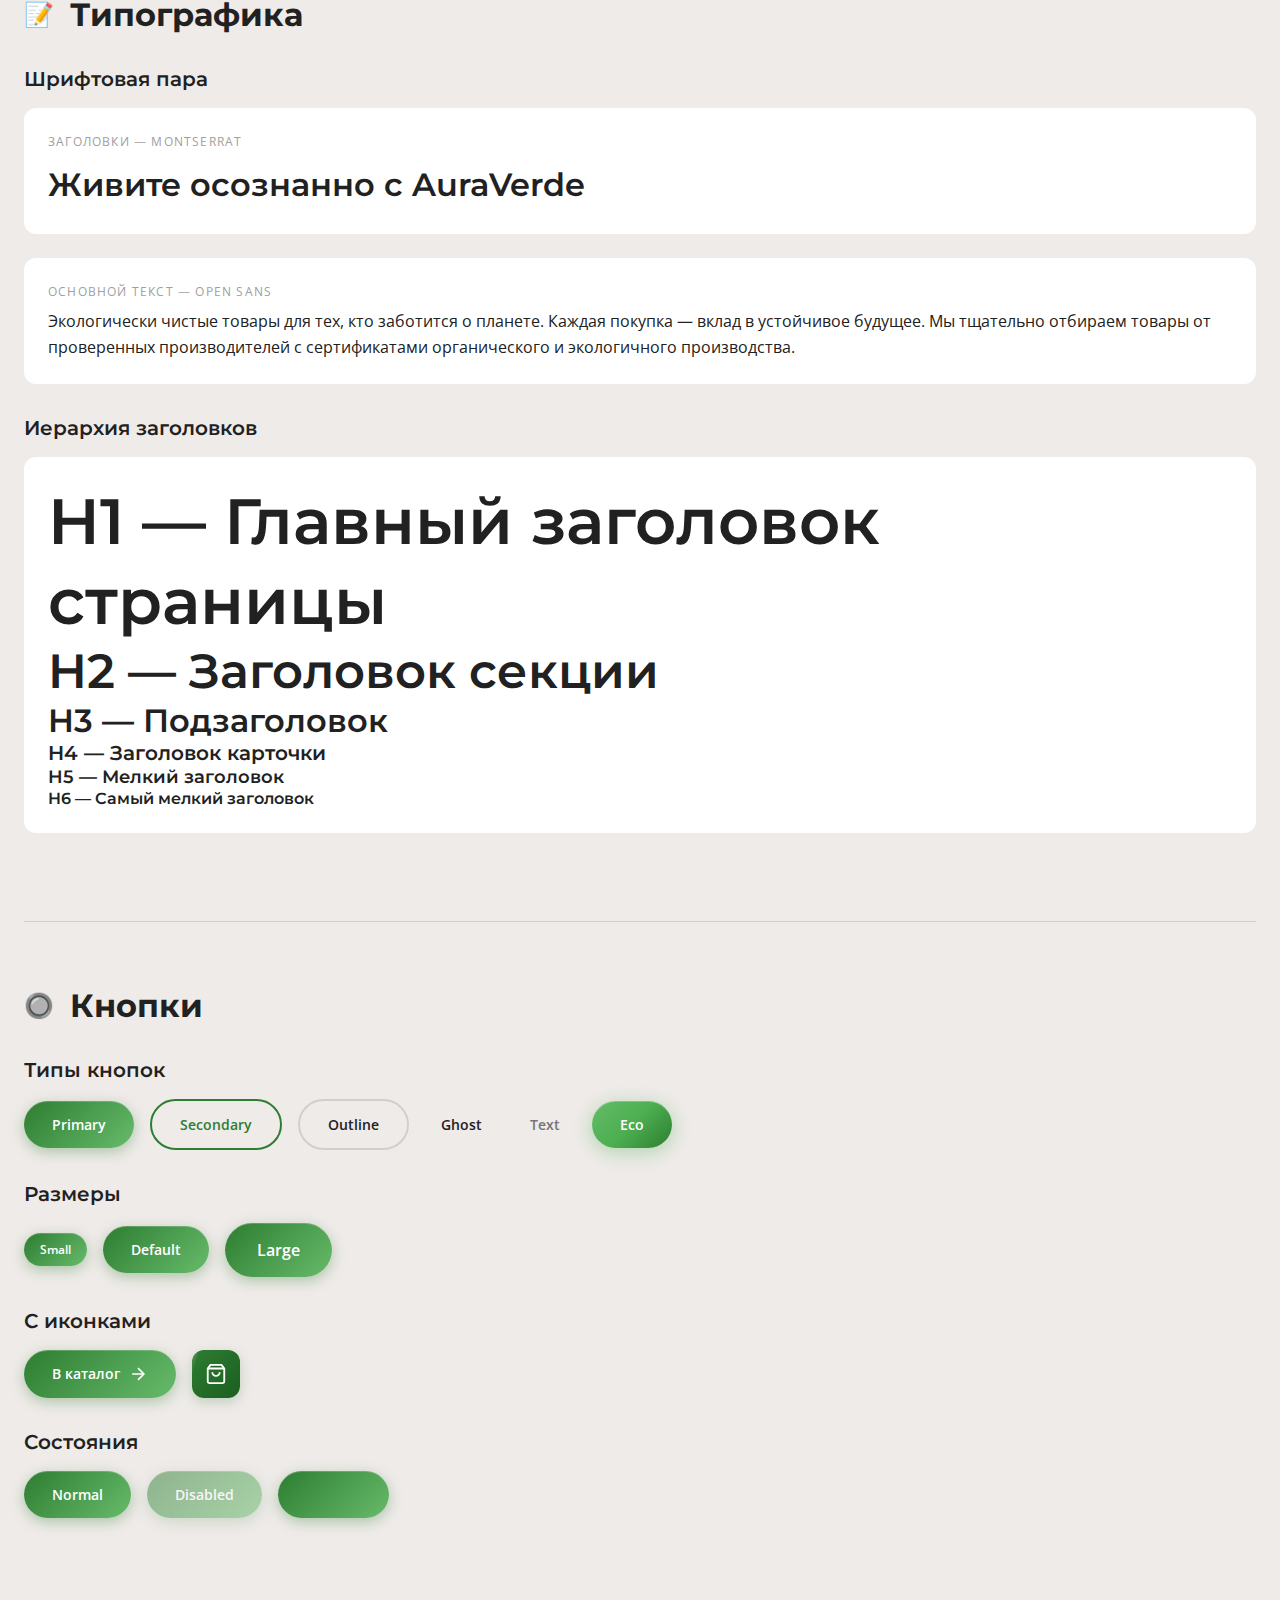
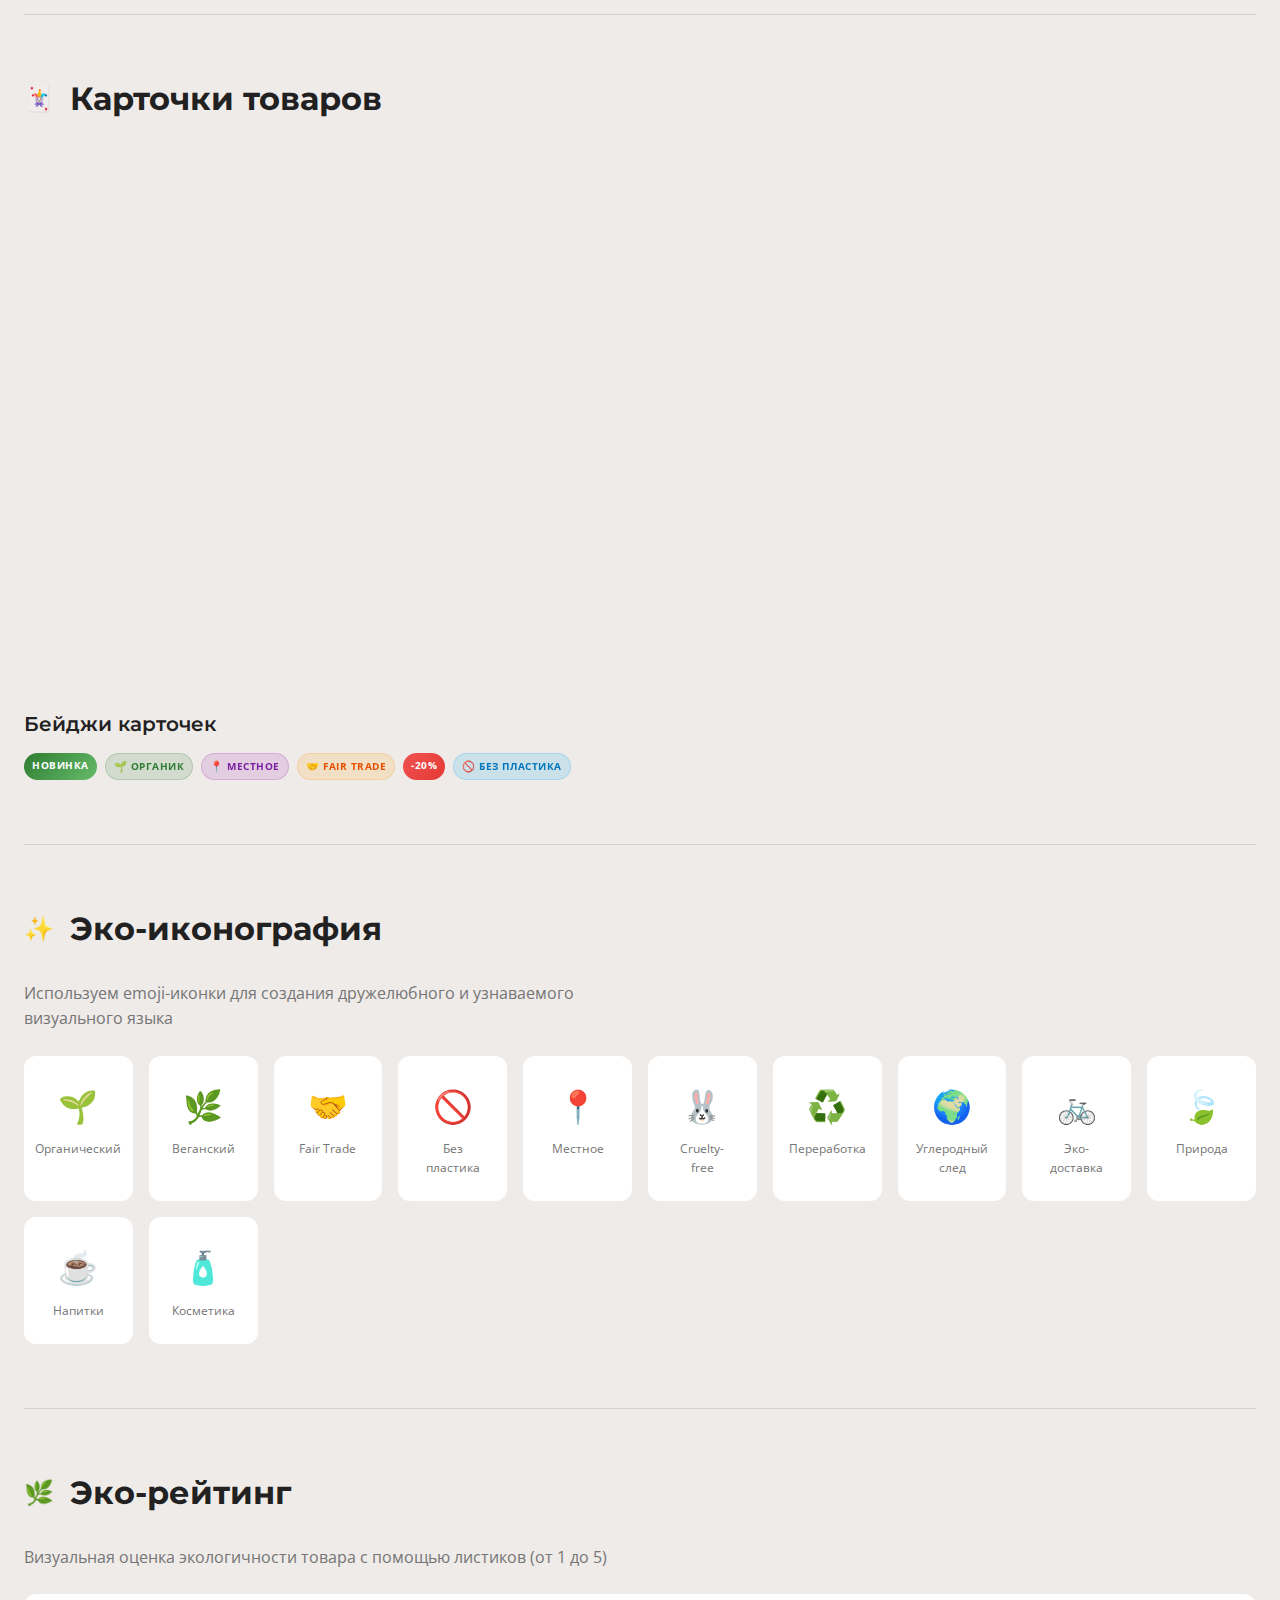
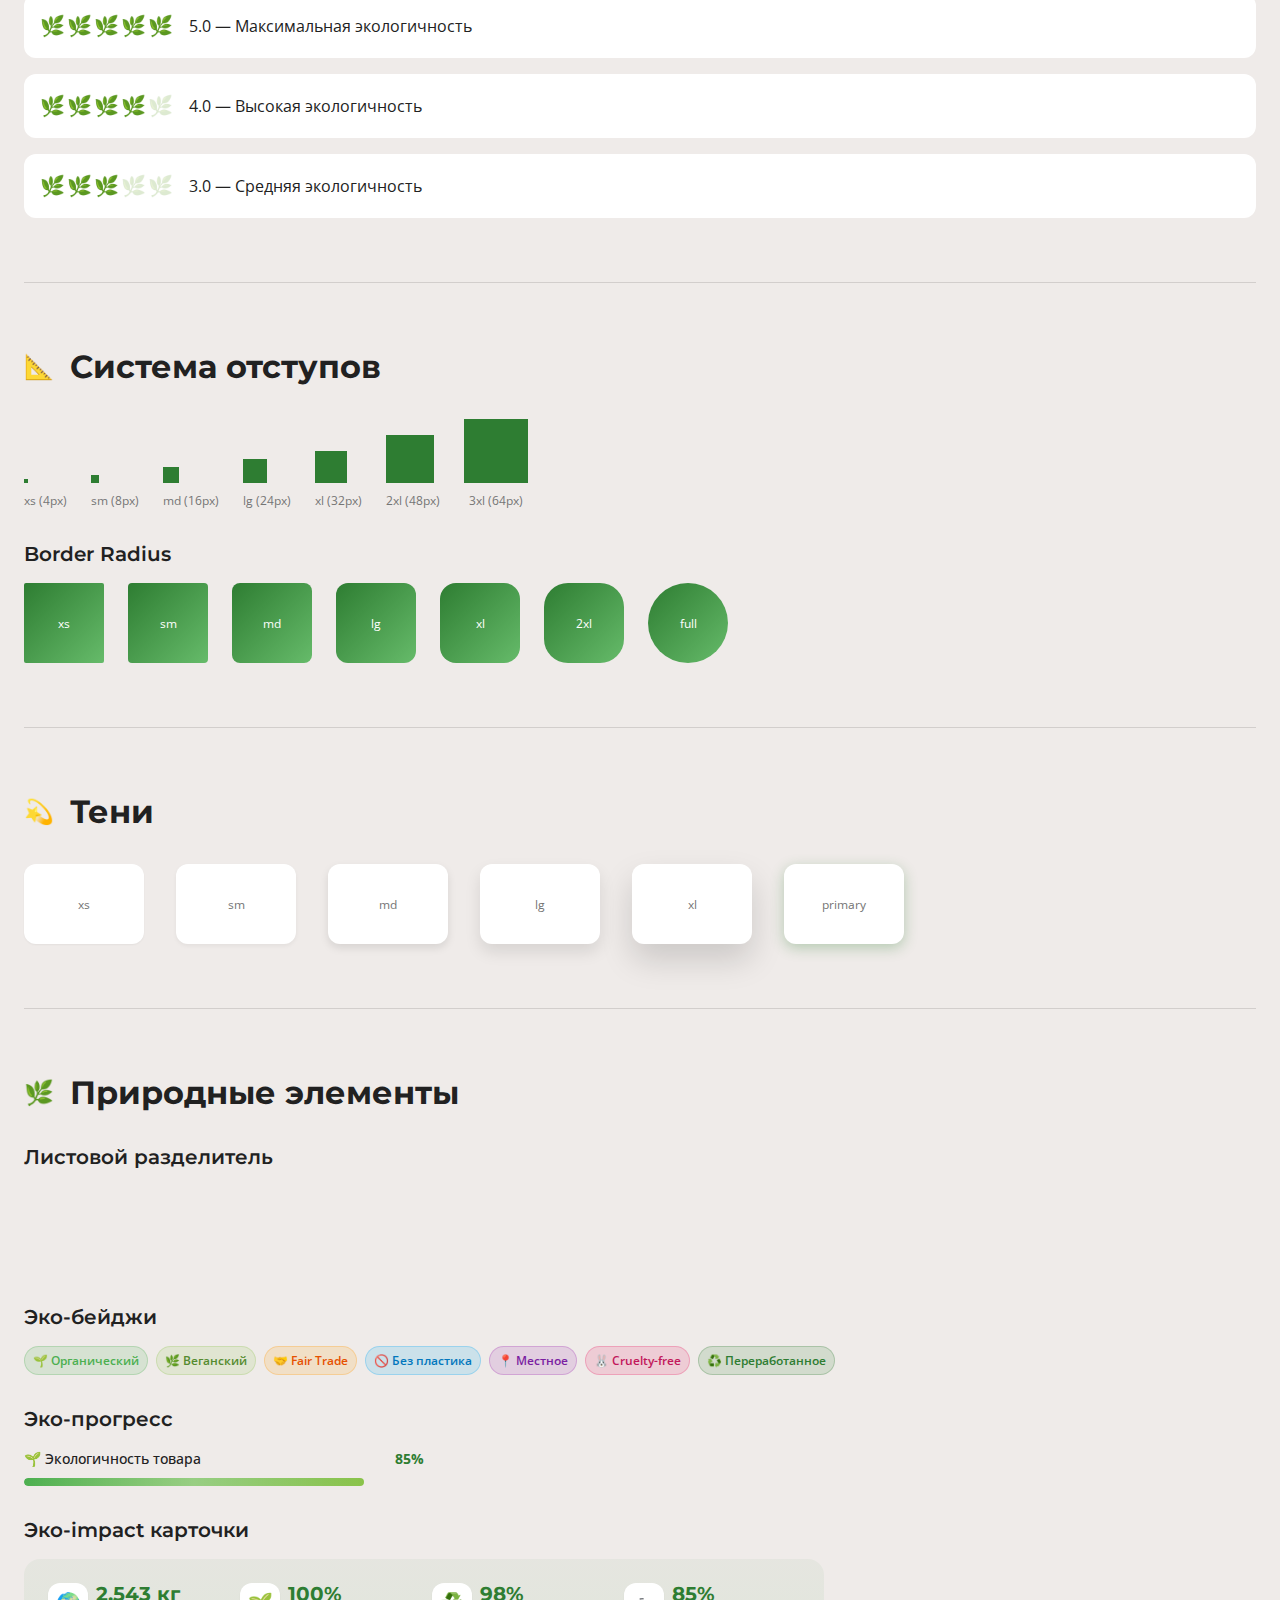
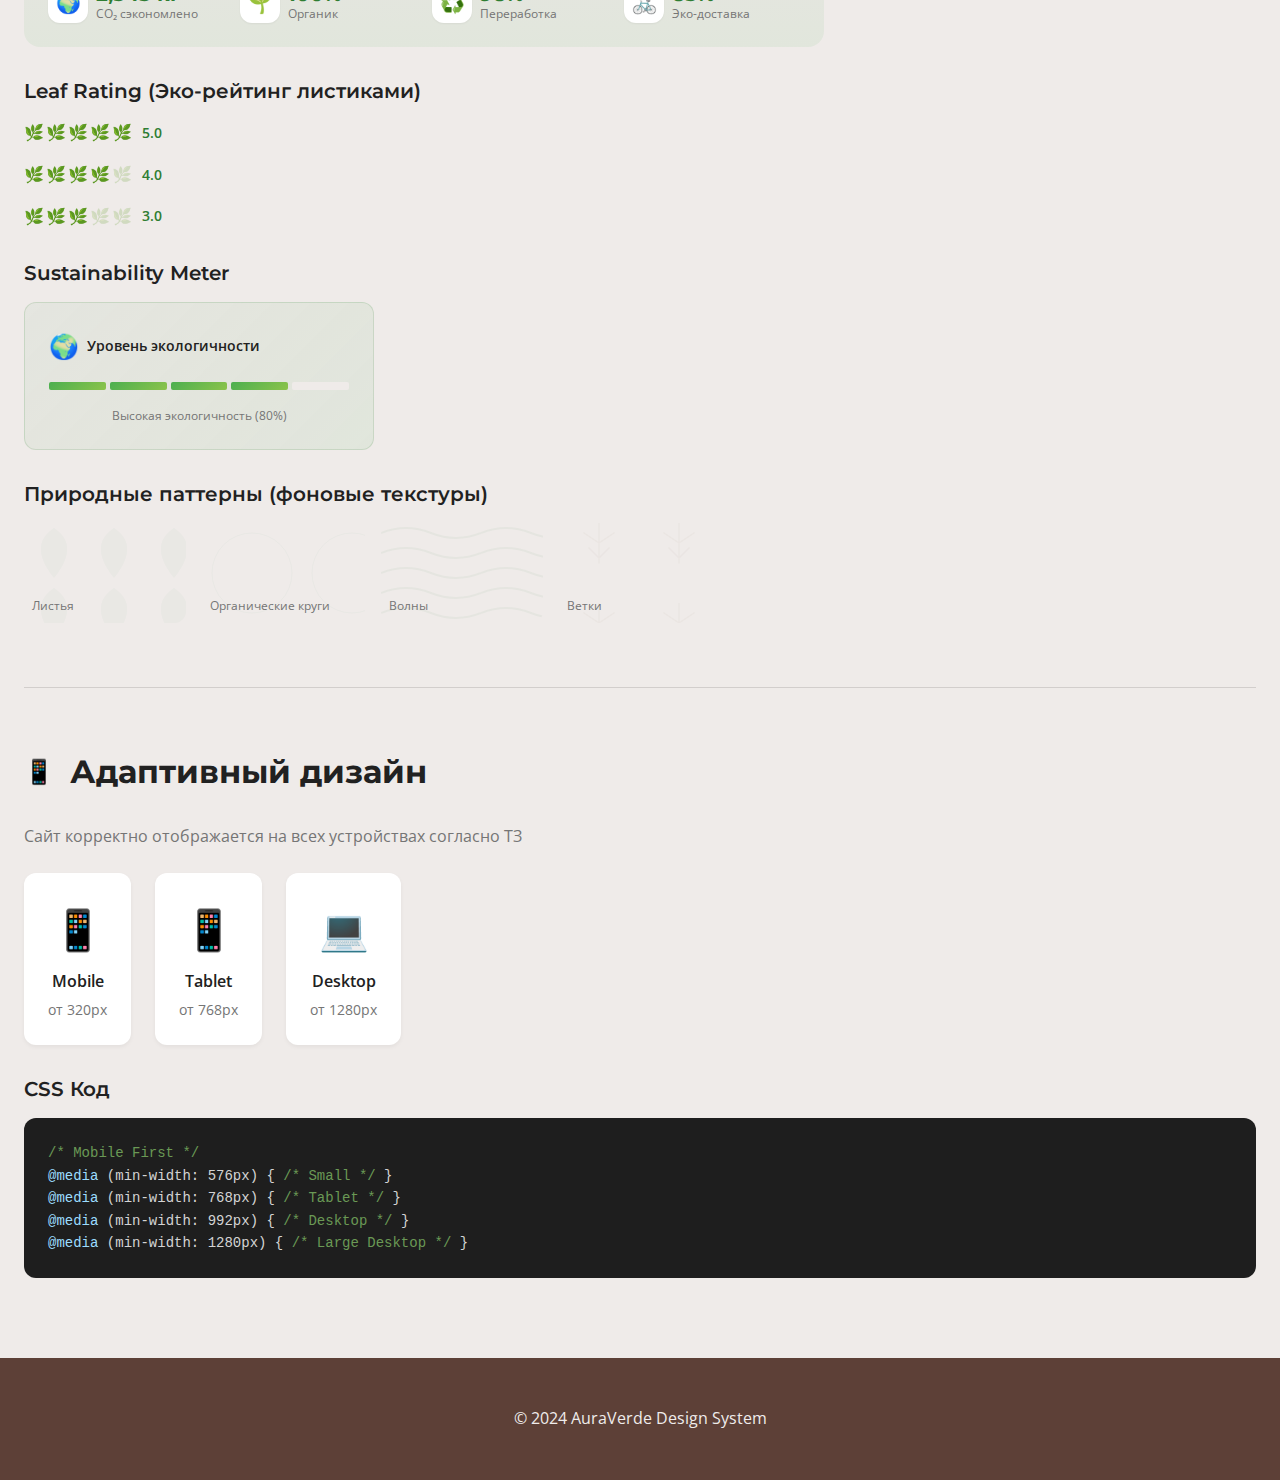
<file: style-guide.html>
<!DOCTYPE html>
<html lang="ru">
<head>
    <meta charset="UTF-8">
    <meta name="viewport" content="width=device-width, initial-scale=1.0">
    <title>AuraVerde — Style Guide</title>
    
    <!-- Fonts -->
    <link rel="preconnect" href="https://fonts.googleapis.com">
    <link rel="preconnect" href="https://fonts.gstatic.com" crossorigin>
    <link href="https://fonts.googleapis.com/css2?family=Montserrat:wght@400;500;600;700&family=Open+Sans:wght@300;400;500;600;700&display=swap" rel="stylesheet">
    
    <!-- Main Styles -->
    <link rel="stylesheet" href="css/main.css">
    
    <style>
        /* Style Guide Specific Styles */
        .sg-section {
            padding: var(--spacing-3xl) 0;
            border-bottom: 1px solid var(--color-border);
        }
        
        .sg-section:last-child {
            border-bottom: none;
        }
        
        .sg-title {
            font-family: var(--font-heading);
            font-size: var(--font-size-2xl);
            font-weight: var(--font-weight-bold);
            color: var(--color-text);
            margin-bottom: var(--spacing-xl);
            display: flex;
            align-items: center;
            gap: var(--spacing-md);
        }
        
        .sg-title-icon {
            font-size: 1.5rem;
        }
        
        .sg-subtitle {
            font-family: var(--font-heading);
            font-size: var(--font-size-lg);
            font-weight: var(--font-weight-semibold);
            color: var(--color-text);
            margin: var(--spacing-xl) 0 var(--spacing-md);
        }
        
        .sg-description {
            color: var(--color-text-light);
            margin-bottom: var(--spacing-lg);
            max-width: 600px;
        }
        
        /* Color Swatches */
        .sg-colors {
            display: grid;
            grid-template-columns: repeat(auto-fill, minmax(200px, 1fr));
            gap: var(--spacing-lg);
        }
        
        .sg-color {
            background: var(--color-white);
            border-radius: var(--radius-lg);
            overflow: hidden;
            box-shadow: var(--shadow-sm);
        }
        
        .sg-color__swatch {
            height: 100px;
            display: flex;
            align-items: flex-end;
            padding: var(--spacing-md);
        }
        
        .sg-color__info {
            padding: var(--spacing-md);
        }
        
        .sg-color__name {
            font-weight: var(--font-weight-semibold);
            font-size: var(--font-size-sm);
            margin-bottom: var(--spacing-xs);
        }
        
        .sg-color__value {
            font-family: monospace;
            font-size: var(--font-size-xs);
            color: var(--color-text-light);
        }
        
        .sg-color__meaning {
            font-size: var(--font-size-xs);
            color: var(--color-text-muted);
            margin-top: var(--spacing-xs);
        }
        
        /* Typography Display */
        .sg-font-sample {
            margin-bottom: var(--spacing-lg);
            padding: var(--spacing-lg);
            background: var(--color-white);
            border-radius: var(--radius-lg);
        }
        
        .sg-font-label {
            font-size: var(--font-size-xs);
            color: var(--color-text-muted);
            text-transform: uppercase;
            letter-spacing: 0.1em;
            margin-bottom: var(--spacing-sm);
        }
        
        /* Buttons Grid */
        .sg-buttons {
            display: flex;
            flex-wrap: wrap;
            gap: var(--spacing-md);
            align-items: center;
        }
        
        .sg-button-group {
            margin-bottom: var(--spacing-xl);
        }
        
        /* Cards Grid */
        .sg-cards {
            display: grid;
            grid-template-columns: repeat(auto-fill, minmax(280px, 1fr));
            gap: var(--spacing-xl);
        }
        
        /* Icons Grid */
        .sg-icons {
            display: grid;
            grid-template-columns: repeat(auto-fill, minmax(100px, 1fr));
            gap: var(--spacing-md);
        }
        
        .sg-icon {
            display: flex;
            flex-direction: column;
            align-items: center;
            gap: var(--spacing-sm);
            padding: var(--spacing-lg);
            background: var(--color-white);
            border-radius: var(--radius-lg);
            text-align: center;
        }
        
        .sg-icon__symbol {
            font-size: 2rem;
        }
        
        .sg-icon__name {
            font-size: var(--font-size-xs);
            color: var(--color-text-light);
        }
        
        /* Gradients */
        .sg-gradients {
            display: grid;
            grid-template-columns: repeat(auto-fill, minmax(200px, 1fr));
            gap: var(--spacing-lg);
        }
        
        .sg-gradient {
            height: 120px;
            border-radius: var(--radius-lg);
            display: flex;
            align-items: flex-end;
            padding: var(--spacing-md);
        }
        
        .sg-gradient__name {
            color: var(--color-white);
            font-size: var(--font-size-sm);
            font-weight: var(--font-weight-semibold);
            text-shadow: 0 1px 2px rgba(0,0,0,0.3);
        }
        
        /* Spacing Demo */
        .sg-spacing {
            display: flex;
            flex-wrap: wrap;
            gap: var(--spacing-lg);
            align-items: flex-end;
        }
        
        .sg-spacing-item {
            text-align: center;
        }
        
        .sg-spacing-box {
            background: var(--color-primary);
            margin-bottom: var(--spacing-sm);
        }
        
        .sg-spacing-label {
            font-size: var(--font-size-xs);
            color: var(--color-text-light);
        }
        
        /* Shadows Demo */
        .sg-shadows {
            display: flex;
            flex-wrap: wrap;
            gap: var(--spacing-xl);
        }
        
        .sg-shadow-item {
            width: 120px;
            height: 80px;
            background: var(--color-white);
            border-radius: var(--radius-lg);
            display: flex;
            align-items: center;
            justify-content: center;
            font-size: var(--font-size-xs);
            color: var(--color-text-light);
        }
        
        /* Radius Demo */
        .sg-radius {
            display: flex;
            flex-wrap: wrap;
            gap: var(--spacing-lg);
        }
        
        .sg-radius-item {
            width: 80px;
            height: 80px;
            background: var(--gradient-primary);
            display: flex;
            align-items: center;
            justify-content: center;
            color: var(--color-white);
            font-size: var(--font-size-xs);
        }
        
        /* Responsive Demo */
        .sg-responsive {
            display: flex;
            gap: var(--spacing-lg);
            flex-wrap: wrap;
        }
        
        .sg-device {
            background: var(--color-white);
            border-radius: var(--radius-lg);
            padding: var(--spacing-lg);
            text-align: center;
            box-shadow: var(--shadow-sm);
        }
        
        .sg-device__icon {
            font-size: 2.5rem;
            margin-bottom: var(--spacing-sm);
        }
        
        .sg-device__name {
            font-weight: var(--font-weight-semibold);
            margin-bottom: var(--spacing-xs);
        }
        
        .sg-device__size {
            font-size: var(--font-size-sm);
            color: var(--color-text-light);
        }
        
        /* Code Block */
        .sg-code {
            background: #1e1e1e;
            color: #d4d4d4;
            padding: var(--spacing-lg);
            border-radius: var(--radius-lg);
            font-family: 'Fira Code', monospace;
            font-size: var(--font-size-sm);
            overflow-x: auto;
            margin: var(--spacing-md) 0;
        }
        
        .sg-code .comment { color: #6a9955; }
        .sg-code .property { color: #9cdcfe; }
        .sg-code .value { color: #ce9178; }
        
        /* Badges Demo */
        .sg-badges {
            display: flex;
            flex-wrap: wrap;
            gap: var(--spacing-sm);
        }
        
        /* Eco Rating Demo */
        .sg-eco-ratings {
            display: flex;
            flex-direction: column;
            gap: var(--spacing-md);
        }
        
        .sg-eco-rating {
            display: flex;
            align-items: center;
            gap: var(--spacing-md);
            padding: var(--spacing-md);
            background: var(--color-white);
            border-radius: var(--radius-lg);
        }
        
        .sg-eco-leaves {
            display: flex;
            gap: 2px;
        }
        
        .sg-eco-leaf {
            font-size: 1.25rem;
            opacity: 0.2;
        }
        
        .sg-eco-leaf--filled {
            opacity: 1;
        }
        
        /* Header for page */
        .sg-header {
            background: var(--gradient-dark);
            color: var(--color-white);
            padding: var(--spacing-4xl) 0;
            text-align: center;
            position: relative;
            overflow: hidden;
        }
        
        .sg-header::before {
            content: '';
            position: absolute;
            inset: 0;
            background: var(--texture-leaves);
            opacity: 0.5;
        }
        
        .sg-header__content {
            position: relative;
            z-index: 1;
        }
        
        .sg-header__logo {
            font-family: var(--font-heading);
            font-size: var(--font-size-3xl);
            font-weight: var(--font-weight-bold);
            margin-bottom: var(--spacing-md);
        }
        
        .sg-header__logo-aura {
            color: var(--color-white);
        }
        
        .sg-header__logo-verde {
            color: var(--color-accent);
        }
        
        .sg-header__subtitle {
            font-size: var(--font-size-lg);
            opacity: 0.9;
        }
        
        /* Navigation */
        .sg-nav {
            position: sticky;
            top: 0;
            background: var(--color-white);
            border-bottom: 1px solid var(--color-border);
            z-index: 100;
            padding: var(--spacing-md) 0;
        }
        
        .sg-nav__list {
            display: flex;
            gap: var(--spacing-lg);
            overflow-x: auto;
            padding-bottom: var(--spacing-sm);
        }
        
        .sg-nav__link {
            font-size: var(--font-size-sm);
            font-weight: var(--font-weight-medium);
            color: var(--color-text-light);
            white-space: nowrap;
            transition: color var(--transition-fast);
        }
        
        .sg-nav__link:hover {
            color: var(--color-primary);
        }
    </style>
</head>
<body style="background: var(--color-bg);">

    <!-- Header -->
    <header class="sg-header">
        <div class="sg-header__content">
            <div class="sg-header__logo">
                <span class="sg-header__logo-aura">Aura</span><span class="sg-header__logo-verde">Verde</span>
            </div>
            <p class="sg-header__subtitle">Дизайн-система и Style Guide</p>
        </div>
    </header>

    <!-- Navigation -->
    <nav class="sg-nav">
        <div class="container">
            <ul class="sg-nav__list">
                <li><a href="#colors" class="sg-nav__link">Цвета</a></li>
                <li><a href="#typography" class="sg-nav__link">Типографика</a></li>
                <li><a href="#buttons" class="sg-nav__link">Кнопки</a></li>
                <li><a href="#cards" class="sg-nav__link">Карточки</a></li>
                <li><a href="#icons" class="sg-nav__link">Иконки</a></li>
                <li><a href="#eco-rating" class="sg-nav__link">Эко-рейтинг</a></li>
                <li><a href="#spacing" class="sg-nav__link">Отступы</a></li>
                <li><a href="#shadows" class="sg-nav__link">Тени</a></li>
                <li><a href="#nature" class="sg-nav__link">🌿 Природные элементы</a></li>
                <li><a href="#responsive" class="sg-nav__link">Адаптив</a></li>
            </ul>
        </div>
    </nav>

    <main class="container">

        <!-- Colors Section -->
        <section class="sg-section" id="colors">
            <h2 class="sg-title"><span class="sg-title-icon">🎨</span> Цветовая палитра</h2>
            
            <h3 class="sg-subtitle">Основные цвета</h3>
            <p class="sg-description">Экологическая цветовая палитра, вдохновлённая природой</p>
            
            <div class="sg-colors">
                <div class="sg-color">
                    <div class="sg-color__swatch" style="background: #2E7D32;"></div>
                    <div class="sg-color__info">
                        <div class="sg-color__name">Основной (Primary)</div>
                        <div class="sg-color__value">#2E7D32</div>
                        <div class="sg-color__meaning">Природа, свежесть</div>
                    </div>
                </div>
                <div class="sg-color">
                    <div class="sg-color__swatch" style="background: #5D4037;"></div>
                    <div class="sg-color__info">
                        <div class="sg-color__name">Дополнительный (Secondary)</div>
                        <div class="sg-color__value">#5D4037</div>
                        <div class="sg-color__meaning">Земля, натуральность</div>
                    </div>
                </div>
                <div class="sg-color">
                    <div class="sg-color__swatch" style="background: #66BB6A;"></div>
                    <div class="sg-color__info">
                        <div class="sg-color__name">Акцентный (Accent)</div>
                        <div class="sg-color__value">#66BB6A</div>
                        <div class="sg-color__meaning">Рост, жизнь</div>
                    </div>
                </div>
                <div class="sg-color">
                    <div class="sg-color__swatch" style="background: #EFEBE9; border: 1px solid #ddd;"></div>
                    <div class="sg-color__info">
                        <div class="sg-color__name">Фоновый (Background)</div>
                        <div class="sg-color__value">#EFEBE9</div>
                        <div class="sg-color__meaning">Натуральность</div>
                    </div>
                </div>
            </div>
            
            <h3 class="sg-subtitle">Эко-маркеры</h3>
            <div class="sg-colors">
                <div class="sg-color">
                    <div class="sg-color__swatch" style="background: #4CAF50;"></div>
                    <div class="sg-color__info">
                        <div class="sg-color__name">🌱 Органический</div>
                        <div class="sg-color__value">#4CAF50</div>
                    </div>
                </div>
                <div class="sg-color">
                    <div class="sg-color__swatch" style="background: #8BC34A;"></div>
                    <div class="sg-color__info">
                        <div class="sg-color__name">🌿 Веганский</div>
                        <div class="sg-color__value">#8BC34A</div>
                    </div>
                </div>
                <div class="sg-color">
                    <div class="sg-color__swatch" style="background: #FF9800;"></div>
                    <div class="sg-color__info">
                        <div class="sg-color__name">🤝 Fair Trade</div>
                        <div class="sg-color__value">#FF9800</div>
                    </div>
                </div>
                <div class="sg-color">
                    <div class="sg-color__swatch" style="background: #03A9F4;"></div>
                    <div class="sg-color__info">
                        <div class="sg-color__name">🚫 Без пластика</div>
                        <div class="sg-color__value">#03A9F4</div>
                    </div>
                </div>
                <div class="sg-color">
                    <div class="sg-color__swatch" style="background: #9C27B0;"></div>
                    <div class="sg-color__info">
                        <div class="sg-color__name">📍 Местное</div>
                        <div class="sg-color__value">#9C27B0</div>
                    </div>
                </div>
                <div class="sg-color">
                    <div class="sg-color__swatch" style="background: #E91E63;"></div>
                    <div class="sg-color__info">
                        <div class="sg-color__name">🐰 Cruelty-free</div>
                        <div class="sg-color__value">#E91E63</div>
                    </div>
                </div>
            </div>
            
            <h3 class="sg-subtitle">Градиенты</h3>
            <div class="sg-gradients">
                <div class="sg-gradient" style="background: linear-gradient(135deg, #2E7D32 0%, #66BB6A 100%);">
                    <span class="sg-gradient__name">Primary</span>
                </div>
                <div class="sg-gradient" style="background: linear-gradient(135deg, #5D4037 0%, #8D6E63 100%);">
                    <span class="sg-gradient__name">Secondary</span>
                </div>
                <div class="sg-gradient" style="background: linear-gradient(135deg, #4CAF50 0%, #8BC34A 100%);">
                    <span class="sg-gradient__name">Eco</span>
                </div>
                <div class="sg-gradient" style="background: linear-gradient(135deg, #81C784 0%, #4CAF50 50%, #2E7D32 100%);">
                    <span class="sg-gradient__name">Leaf</span>
                </div>
                <div class="sg-gradient" style="background: linear-gradient(135deg, #3E2723 0%, #5D4037 100%);">
                    <span class="sg-gradient__name">Dark</span>
                </div>
            </div>
        </section>

        <!-- Typography Section -->
        <section class="sg-section" id="typography">
            <h2 class="sg-title"><span class="sg-title-icon">📝</span> Типографика</h2>
            
            <h3 class="sg-subtitle">Шрифтовая пара</h3>
            
            <div class="sg-font-sample">
                <div class="sg-font-label">Заголовки — Montserrat</div>
                <p style="font-family: 'Montserrat', sans-serif; font-size: 2rem; font-weight: 600;">
                    Живите осознанно с AuraVerde
                </p>
            </div>
            
            <div class="sg-font-sample">
                <div class="sg-font-label">Основной текст — Open Sans</div>
                <p style="font-family: 'Open Sans', sans-serif; font-size: 1rem; line-height: 1.6;">
                    Экологически чистые товары для тех, кто заботится о планете. 
                    Каждая покупка — вклад в устойчивое будущее. Мы тщательно отбираем 
                    товары от проверенных производителей с сертификатами органического 
                    и экологичного производства.
                </p>
            </div>
            
            <h3 class="sg-subtitle">Иерархия заголовков</h3>
            
            <div class="sg-font-sample">
                <h1>H1 — Главный заголовок страницы</h1>
                <h2>H2 — Заголовок секции</h2>
                <h3>H3 — Подзаголовок</h3>
                <h4>H4 — Заголовок карточки</h4>
                <h5>H5 — Мелкий заголовок</h5>
                <h6>H6 — Самый мелкий заголовок</h6>
            </div>
        </section>

        <!-- Buttons Section -->
        <section class="sg-section" id="buttons">
            <h2 class="sg-title"><span class="sg-title-icon">🔘</span> Кнопки</h2>
            
            <div class="sg-button-group">
                <h3 class="sg-subtitle">Типы кнопок</h3>
                <div class="sg-buttons">
                    <button class="btn btn--primary">Primary</button>
                    <button class="btn btn--secondary">Secondary</button>
                    <button class="btn btn--outline">Outline</button>
                    <button class="btn btn--ghost">Ghost</button>
                    <button class="btn btn--text">Text</button>
                    <button class="btn btn--eco">Eco</button>
                </div>
            </div>
            
            <div class="sg-button-group">
                <h3 class="sg-subtitle">Размеры</h3>
                <div class="sg-buttons">
                    <button class="btn btn--primary btn--sm">Small</button>
                    <button class="btn btn--primary">Default</button>
                    <button class="btn btn--primary btn--lg">Large</button>
                </div>
            </div>
            
            <div class="sg-button-group">
                <h3 class="sg-subtitle">С иконками</h3>
                <div class="sg-buttons">
                    <button class="btn btn--primary">
                        В каталог
                        <svg width="20" height="20" viewBox="0 0 24 24" fill="none" stroke="currentColor" stroke-width="2">
                            <line x1="5" y1="12" x2="19" y2="12"></line>
                            <polyline points="12 5 19 12 12 19"></polyline>
                        </svg>
                    </button>
                    <button class="btn btn--cart" title="В корзину">
                        <svg width="22" height="22" viewBox="0 0 24 24" fill="none" stroke="currentColor" stroke-width="2">
                            <path d="M6 2L3 6v14a2 2 0 0 0 2 2h14a2 2 0 0 0 2-2V6l-3-4z"></path>
                            <line x1="3" y1="6" x2="21" y2="6"></line>
                            <path d="M16 10a4 4 0 0 1-8 0"></path>
                        </svg>
                    </button>
                </div>
            </div>
            
            <div class="sg-button-group">
                <h3 class="sg-subtitle">Состояния</h3>
                <div class="sg-buttons">
                    <button class="btn btn--primary">Normal</button>
                    <button class="btn btn--primary" disabled>Disabled</button>
                    <button class="btn btn--primary btn--loading">Loading</button>
                </div>
            </div>
        </section>

        <!-- Cards Section -->
        <section class="sg-section" id="cards">
            <h2 class="sg-title"><span class="sg-title-icon">🃏</span> Карточки товаров</h2>
            
            <div class="sg-cards">
                <!-- Card 1 -->
                <div class="product-card">
                    <div class="product-card__badges">
                        <span class="product-card__badge product-card__badge--new">Новинка</span>
                        <span class="product-card__badge product-card__badge--eco">🌱 Органик</span>
                    </div>
                    <div class="product-card__image">
                        <div class="product-card__placeholder">🍯</div>
                        <button class="product-card__quick-view">Быстрый просмотр</button>
                    </div>
                    <div class="product-card__content">
                        <span class="product-card__category">Продукты</span>
                        <h3 class="product-card__title">Органический мёд липовый</h3>
                        <div class="product-card__eco-rating">
                            <div class="sg-eco-leaves">
                                <span class="sg-eco-leaf sg-eco-leaf--filled">🌿</span>
                                <span class="sg-eco-leaf sg-eco-leaf--filled">🌿</span>
                                <span class="sg-eco-leaf sg-eco-leaf--filled">🌿</span>
                                <span class="sg-eco-leaf sg-eco-leaf--filled">🌿</span>
                                <span class="sg-eco-leaf sg-eco-leaf--filled">🌿</span>
                            </div>
                        </div>
                        <div class="product-card__footer">
                            <div class="product-card__price">
                                <span class="product-card__price-current">590 ₽</span>
                            </div>
                            <button class="btn btn--cart">
                                <svg width="20" height="20" viewBox="0 0 24 24" fill="none" stroke="currentColor" stroke-width="2">
                                    <path d="M6 2L3 6v14a2 2 0 0 0 2 2h14a2 2 0 0 0 2-2V6l-3-4z"></path>
                                    <line x1="3" y1="6" x2="21" y2="6"></line>
                                    <path d="M16 10a4 4 0 0 1-8 0"></path>
                                </svg>
                            </button>
                        </div>
                    </div>
                </div>
                
                <!-- Card 2 -->
                <div class="product-card">
                    <div class="product-card__badges">
                        <span class="product-card__badge product-card__badge--fairtrade">🤝 Fair Trade</span>
                    </div>
                    <div class="product-card__image">
                        <div class="product-card__placeholder">☕</div>
                        <button class="product-card__quick-view">Быстрый просмотр</button>
                    </div>
                    <div class="product-card__content">
                        <span class="product-card__category">Продукты</span>
                        <h3 class="product-card__title">Кофе молотый Fair Trade</h3>
                        <div class="product-card__eco-rating">
                            <div class="sg-eco-leaves">
                                <span class="sg-eco-leaf sg-eco-leaf--filled">🌿</span>
                                <span class="sg-eco-leaf sg-eco-leaf--filled">🌿</span>
                                <span class="sg-eco-leaf sg-eco-leaf--filled">🌿</span>
                                <span class="sg-eco-leaf sg-eco-leaf--filled">🌿</span>
                                <span class="sg-eco-leaf">🌿</span>
                            </div>
                        </div>
                        <div class="product-card__footer">
                            <div class="product-card__price">
                                <span class="product-card__price-old">890 ₽</span>
                                <span class="product-card__price-current">750 ₽</span>
                            </div>
                            <button class="btn btn--cart">
                                <svg width="20" height="20" viewBox="0 0 24 24" fill="none" stroke="currentColor" stroke-width="2">
                                    <path d="M6 2L3 6v14a2 2 0 0 0 2 2h14a2 2 0 0 0 2-2V6l-3-4z"></path>
                                    <line x1="3" y1="6" x2="21" y2="6"></line>
                                    <path d="M16 10a4 4 0 0 1-8 0"></path>
                                </svg>
                            </button>
                        </div>
                    </div>
                </div>
                
                <!-- Card 3 -->
                <div class="product-card">
                    <div class="product-card__badges">
                        <span class="product-card__badge product-card__badge--plastic-free">🚫 Без пластика</span>
                        <span class="product-card__badge product-card__badge--local">📍 Местное</span>
                    </div>
                    <div class="product-card__image">
                        <div class="product-card__placeholder">🧴</div>
                        <button class="product-card__quick-view">Быстрый просмотр</button>
                    </div>
                    <div class="product-card__content">
                        <span class="product-card__category">Косметика</span>
                        <h3 class="product-card__title">Шампунь твёрдый с лавандой</h3>
                        <div class="product-card__eco-rating">
                            <div class="sg-eco-leaves">
                                <span class="sg-eco-leaf sg-eco-leaf--filled">🌿</span>
                                <span class="sg-eco-leaf sg-eco-leaf--filled">🌿</span>
                                <span class="sg-eco-leaf sg-eco-leaf--filled">🌿</span>
                                <span class="sg-eco-leaf sg-eco-leaf--filled">🌿</span>
                                <span class="sg-eco-leaf sg-eco-leaf--filled">🌿</span>
                            </div>
                        </div>
                        <div class="product-card__footer">
                            <div class="product-card__price">
                                <span class="product-card__price-current">450 ₽</span>
                            </div>
                            <button class="btn btn--cart">
                                <svg width="20" height="20" viewBox="0 0 24 24" fill="none" stroke="currentColor" stroke-width="2">
                                    <path d="M6 2L3 6v14a2 2 0 0 0 2 2h14a2 2 0 0 0 2-2V6l-3-4z"></path>
                                    <line x1="3" y1="6" x2="21" y2="6"></line>
                                    <path d="M16 10a4 4 0 0 1-8 0"></path>
                                </svg>
                            </button>
                        </div>
                    </div>
                </div>
            </div>
            
            <h3 class="sg-subtitle">Бейджи карточек</h3>
            <div class="sg-badges">
                <span class="product-card__badge product-card__badge--new">Новинка</span>
                <span class="product-card__badge product-card__badge--eco">🌱 Органик</span>
                <span class="product-card__badge product-card__badge--local">📍 Местное</span>
                <span class="product-card__badge product-card__badge--fairtrade">🤝 Fair Trade</span>
                <span class="product-card__badge product-card__badge--sale">-20%</span>
                <span class="product-card__badge product-card__badge--plastic-free">🚫 Без пластика</span>
            </div>
        </section>

        <!-- Icons Section -->
        <section class="sg-section" id="icons">
            <h2 class="sg-title"><span class="sg-title-icon">✨</span> Эко-иконография</h2>
            
            <p class="sg-description">
                Используем emoji-иконки для создания дружелюбного и узнаваемого визуального языка
            </p>
            
            <div class="sg-icons">
                <div class="sg-icon">
                    <span class="sg-icon__symbol">🌱</span>
                    <span class="sg-icon__name">Органический</span>
                </div>
                <div class="sg-icon">
                    <span class="sg-icon__symbol">🌿</span>
                    <span class="sg-icon__name">Веганский</span>
                </div>
                <div class="sg-icon">
                    <span class="sg-icon__symbol">🤝</span>
                    <span class="sg-icon__name">Fair Trade</span>
                </div>
                <div class="sg-icon">
                    <span class="sg-icon__symbol">🚫</span>
                    <span class="sg-icon__name">Без пластика</span>
                </div>
                <div class="sg-icon">
                    <span class="sg-icon__symbol">📍</span>
                    <span class="sg-icon__name">Местное</span>
                </div>
                <div class="sg-icon">
                    <span class="sg-icon__symbol">🐰</span>
                    <span class="sg-icon__name">Cruelty-free</span>
                </div>
                <div class="sg-icon">
                    <span class="sg-icon__symbol">♻️</span>
                    <span class="sg-icon__name">Переработка</span>
                </div>
                <div class="sg-icon">
                    <span class="sg-icon__symbol">🌍</span>
                    <span class="sg-icon__name">Углеродный след</span>
                </div>
                <div class="sg-icon">
                    <span class="sg-icon__symbol">🚲</span>
                    <span class="sg-icon__name">Эко-доставка</span>
                </div>
                <div class="sg-icon">
                    <span class="sg-icon__symbol">🍃</span>
                    <span class="sg-icon__name">Природа</span>
                </div>
                <div class="sg-icon">
                    <span class="sg-icon__symbol">☕</span>
                    <span class="sg-icon__name">Напитки</span>
                </div>
                <div class="sg-icon">
                    <span class="sg-icon__symbol">🧴</span>
                    <span class="sg-icon__name">Косметика</span>
                </div>
            </div>
        </section>

        <!-- Eco Rating Section -->
        <section class="sg-section" id="eco-rating">
            <h2 class="sg-title"><span class="sg-title-icon">🌿</span> Эко-рейтинг</h2>
            
            <p class="sg-description">
                Визуальная оценка экологичности товара с помощью листиков (от 1 до 5)
            </p>
            
            <div class="sg-eco-ratings">
                <div class="sg-eco-rating">
                    <div class="sg-eco-leaves">
                        <span class="sg-eco-leaf sg-eco-leaf--filled">🌿</span>
                        <span class="sg-eco-leaf sg-eco-leaf--filled">🌿</span>
                        <span class="sg-eco-leaf sg-eco-leaf--filled">🌿</span>
                        <span class="sg-eco-leaf sg-eco-leaf--filled">🌿</span>
                        <span class="sg-eco-leaf sg-eco-leaf--filled">🌿</span>
                    </div>
                    <span>5.0 — Максимальная экологичность</span>
                </div>
                <div class="sg-eco-rating">
                    <div class="sg-eco-leaves">
                        <span class="sg-eco-leaf sg-eco-leaf--filled">🌿</span>
                        <span class="sg-eco-leaf sg-eco-leaf--filled">🌿</span>
                        <span class="sg-eco-leaf sg-eco-leaf--filled">🌿</span>
                        <span class="sg-eco-leaf sg-eco-leaf--filled">🌿</span>
                        <span class="sg-eco-leaf">🌿</span>
                    </div>
                    <span>4.0 — Высокая экологичность</span>
                </div>
                <div class="sg-eco-rating">
                    <div class="sg-eco-leaves">
                        <span class="sg-eco-leaf sg-eco-leaf--filled">🌿</span>
                        <span class="sg-eco-leaf sg-eco-leaf--filled">🌿</span>
                        <span class="sg-eco-leaf sg-eco-leaf--filled">🌿</span>
                        <span class="sg-eco-leaf">🌿</span>
                        <span class="sg-eco-leaf">🌿</span>
                    </div>
                    <span>3.0 — Средняя экологичность</span>
                </div>
            </div>
        </section>

        <!-- Spacing Section -->
        <section class="sg-section" id="spacing">
            <h2 class="sg-title"><span class="sg-title-icon">📐</span> Система отступов</h2>
            
            <div class="sg-spacing">
                <div class="sg-spacing-item">
                    <div class="sg-spacing-box" style="width: 4px; height: 4px;"></div>
                    <div class="sg-spacing-label">xs (4px)</div>
                </div>
                <div class="sg-spacing-item">
                    <div class="sg-spacing-box" style="width: 8px; height: 8px;"></div>
                    <div class="sg-spacing-label">sm (8px)</div>
                </div>
                <div class="sg-spacing-item">
                    <div class="sg-spacing-box" style="width: 16px; height: 16px;"></div>
                    <div class="sg-spacing-label">md (16px)</div>
                </div>
                <div class="sg-spacing-item">
                    <div class="sg-spacing-box" style="width: 24px; height: 24px;"></div>
                    <div class="sg-spacing-label">lg (24px)</div>
                </div>
                <div class="sg-spacing-item">
                    <div class="sg-spacing-box" style="width: 32px; height: 32px;"></div>
                    <div class="sg-spacing-label">xl (32px)</div>
                </div>
                <div class="sg-spacing-item">
                    <div class="sg-spacing-box" style="width: 48px; height: 48px;"></div>
                    <div class="sg-spacing-label">2xl (48px)</div>
                </div>
                <div class="sg-spacing-item">
                    <div class="sg-spacing-box" style="width: 64px; height: 64px;"></div>
                    <div class="sg-spacing-label">3xl (64px)</div>
                </div>
            </div>
            
            <h3 class="sg-subtitle">Border Radius</h3>
            <div class="sg-radius">
                <div class="sg-radius-item" style="border-radius: 2px;">xs</div>
                <div class="sg-radius-item" style="border-radius: 4px;">sm</div>
                <div class="sg-radius-item" style="border-radius: 8px;">md</div>
                <div class="sg-radius-item" style="border-radius: 12px;">lg</div>
                <div class="sg-radius-item" style="border-radius: 16px;">xl</div>
                <div class="sg-radius-item" style="border-radius: 24px;">2xl</div>
                <div class="sg-radius-item" style="border-radius: 9999px;">full</div>
            </div>
        </section>

        <!-- Shadows Section -->
        <section class="sg-section" id="shadows">
            <h2 class="sg-title"><span class="sg-title-icon">💫</span> Тени</h2>
            
            <div class="sg-shadows">
                <div class="sg-shadow-item" style="box-shadow: 0 1px 2px rgba(0, 0, 0, 0.05);">xs</div>
                <div class="sg-shadow-item" style="box-shadow: 0 2px 4px rgba(0, 0, 0, 0.05);">sm</div>
                <div class="sg-shadow-item" style="box-shadow: 0 4px 8px rgba(0, 0, 0, 0.1);">md</div>
                <div class="sg-shadow-item" style="box-shadow: 0 8px 16px rgba(0, 0, 0, 0.1);">lg</div>
                <div class="sg-shadow-item" style="box-shadow: 0 16px 32px rgba(0, 0, 0, 0.15);">xl</div>
                <div class="sg-shadow-item" style="box-shadow: 0 4px 14px rgba(46, 125, 50, 0.3);">primary</div>
            </div>
        </section>

        <!-- Nature Elements Section -->
        <section class="sg-section" id="nature">
            <h2 class="sg-title"><span class="sg-title-icon">🌿</span> Природные элементы</h2>
            
            <h3 class="sg-subtitle">Листовой разделитель</h3>
            <div class="leaf-divider">
                <span class="leaf-divider__line"></span>
                <span class="leaf-divider__icon">🌿</span>
                <span class="leaf-divider__line"></span>
            </div>
            
            <h3 class="sg-subtitle">Эко-бейджи</h3>
            <div class="sg-badges" style="margin-bottom: var(--spacing-xl);">
                <span class="eco-badge eco-badge--organic">🌱 Органический</span>
                <span class="eco-badge eco-badge--vegan">🌿 Веганский</span>
                <span class="eco-badge eco-badge--fairtrade">🤝 Fair Trade</span>
                <span class="eco-badge eco-badge--plastic-free">🚫 Без пластика</span>
                <span class="eco-badge eco-badge--local">📍 Местное</span>
                <span class="eco-badge eco-badge--cruelty-free">🐰 Cruelty-free</span>
                <span class="eco-badge eco-badge--recycled">♻️ Переработанное</span>
            </div>
            
            <h3 class="sg-subtitle">Эко-прогресс</h3>
            <div style="max-width: 400px; margin-bottom: var(--spacing-xl);">
                <div class="eco-progress">
                    <div class="eco-progress__header">
                        <span class="eco-progress__label">🌱 Экологичность товара</span>
                        <span class="eco-progress__value">85%</span>
                    </div>
                    <div class="eco-progress__bar">
                        <div class="eco-progress__fill" style="width: 85%;"></div>
                    </div>
                </div>
            </div>
            
            <h3 class="sg-subtitle">Эко-impact карточки</h3>
            <div class="eco-impact" style="max-width: 800px;">
                <div class="eco-impact__item">
                    <div class="eco-impact__icon">🌍</div>
                    <div class="eco-impact__data">
                        <span class="eco-impact__value">2,543 кг</span>
                        <span class="eco-impact__label">CO₂ сэкономлено</span>
                    </div>
                </div>
                <div class="eco-impact__item">
                    <div class="eco-impact__icon">🌱</div>
                    <div class="eco-impact__data">
                        <span class="eco-impact__value">100%</span>
                        <span class="eco-impact__label">Органик</span>
                    </div>
                </div>
                <div class="eco-impact__item">
                    <div class="eco-impact__icon">♻️</div>
                    <div class="eco-impact__data">
                        <span class="eco-impact__value">98%</span>
                        <span class="eco-impact__label">Переработка</span>
                    </div>
                </div>
                <div class="eco-impact__item">
                    <div class="eco-impact__icon">🚲</div>
                    <div class="eco-impact__data">
                        <span class="eco-impact__value">85%</span>
                        <span class="eco-impact__label">Эко-доставка</span>
                    </div>
                </div>
            </div>
            
            <h3 class="sg-subtitle">Leaf Rating (Эко-рейтинг листиками)</h3>
            <div style="display: flex; flex-direction: column; gap: var(--spacing-md); max-width: 300px;">
                <div class="leaf-rating">
                    <span class="leaf-rating__leaf leaf-rating__leaf--filled">🌿</span>
                    <span class="leaf-rating__leaf leaf-rating__leaf--filled">🌿</span>
                    <span class="leaf-rating__leaf leaf-rating__leaf--filled">🌿</span>
                    <span class="leaf-rating__leaf leaf-rating__leaf--filled">🌿</span>
                    <span class="leaf-rating__leaf leaf-rating__leaf--filled">🌿</span>
                    <span class="leaf-rating__value">5.0</span>
                </div>
                <div class="leaf-rating">
                    <span class="leaf-rating__leaf leaf-rating__leaf--filled">🌿</span>
                    <span class="leaf-rating__leaf leaf-rating__leaf--filled">🌿</span>
                    <span class="leaf-rating__leaf leaf-rating__leaf--filled">🌿</span>
                    <span class="leaf-rating__leaf leaf-rating__leaf--filled">🌿</span>
                    <span class="leaf-rating__leaf">🌿</span>
                    <span class="leaf-rating__value">4.0</span>
                </div>
                <div class="leaf-rating">
                    <span class="leaf-rating__leaf leaf-rating__leaf--filled">🌿</span>
                    <span class="leaf-rating__leaf leaf-rating__leaf--filled">🌿</span>
                    <span class="leaf-rating__leaf leaf-rating__leaf--filled">🌿</span>
                    <span class="leaf-rating__leaf">🌿</span>
                    <span class="leaf-rating__leaf">🌿</span>
                    <span class="leaf-rating__value">3.0</span>
                </div>
            </div>
            
            <h3 class="sg-subtitle">Sustainability Meter</h3>
            <div style="max-width: 350px;">
                <div class="sustainability-meter">
                    <div class="sustainability-meter__header">
                        <span class="sustainability-meter__icon">🌍</span>
                        <span class="sustainability-meter__title">Уровень экологичности</span>
                    </div>
                    <div class="sustainability-meter__gauge">
                        <div class="sustainability-meter__segment sustainability-meter__segment--active"></div>
                        <div class="sustainability-meter__segment sustainability-meter__segment--active"></div>
                        <div class="sustainability-meter__segment sustainability-meter__segment--active"></div>
                        <div class="sustainability-meter__segment sustainability-meter__segment--active"></div>
                        <div class="sustainability-meter__segment"></div>
                    </div>
                    <span class="sustainability-meter__label">Высокая экологичность (80%)</span>
                </div>
            </div>
            
            <h3 class="sg-subtitle">Природные паттерны (фоновые текстуры)</h3>
            <div style="display: grid; grid-template-columns: repeat(auto-fill, minmax(150px, 1fr)); gap: var(--spacing-md);">
                <div style="height: 100px; background: var(--texture-leaves), var(--color-bg); border-radius: var(--radius-lg); display: flex; align-items: flex-end; padding: var(--spacing-sm);">
                    <span style="font-size: var(--font-size-xs); color: var(--color-text-light);">Листья</span>
                </div>
                <div style="height: 100px; background: var(--texture-organic), var(--color-bg); border-radius: var(--radius-lg); display: flex; align-items: flex-end; padding: var(--spacing-sm);">
                    <span style="font-size: var(--font-size-xs); color: var(--color-text-light);">Органические круги</span>
                </div>
                <div style="height: 100px; background: var(--texture-waves), var(--color-bg); border-radius: var(--radius-lg); display: flex; align-items: flex-end; padding: var(--spacing-sm);">
                    <span style="font-size: var(--font-size-xs); color: var(--color-text-light);">Волны</span>
                </div>
                <div style="height: 100px; background: var(--texture-branches), var(--color-bg); border-radius: var(--radius-lg); display: flex; align-items: flex-end; padding: var(--spacing-sm);">
                    <span style="font-size: var(--font-size-xs); color: var(--color-text-light);">Ветки</span>
                </div>
            </div>
        </section>

        <!-- Responsive Section -->
        <section class="sg-section" id="responsive">
            <h2 class="sg-title"><span class="sg-title-icon">📱</span> Адаптивный дизайн</h2>
            
            <p class="sg-description">
                Сайт корректно отображается на всех устройствах согласно ТЗ
            </p>
            
            <div class="sg-responsive">
                <div class="sg-device">
                    <div class="sg-device__icon">📱</div>
                    <div class="sg-device__name">Mobile</div>
                    <div class="sg-device__size">от 320px</div>
                </div>
                <div class="sg-device">
                    <div class="sg-device__icon">📱</div>
                    <div class="sg-device__name">Tablet</div>
                    <div class="sg-device__size">от 768px</div>
                </div>
                <div class="sg-device">
                    <div class="sg-device__icon">💻</div>
                    <div class="sg-device__name">Desktop</div>
                    <div class="sg-device__size">от 1280px</div>
                </div>
            </div>
            
            <h3 class="sg-subtitle">CSS Код</h3>
            <div class="sg-code">
                <span class="comment">/* Mobile First */</span><br>
                <span class="property">@media</span> (min-width: 576px) { <span class="comment">/* Small */</span> }<br>
                <span class="property">@media</span> (min-width: 768px) { <span class="comment">/* Tablet */</span> }<br>
                <span class="property">@media</span> (min-width: 992px) { <span class="comment">/* Desktop */</span> }<br>
                <span class="property">@media</span> (min-width: 1280px) { <span class="comment">/* Large Desktop */</span> }
            </div>
        </section>

    </main>

    <!-- Footer -->
    <footer style="background: var(--color-secondary); color: var(--color-white); padding: var(--spacing-2xl) 0; text-align: center;">
        <div class="container">
            <p style="opacity: 0.9;">© 2024 AuraVerde Design System</p>
        </div>
    </footer>

</body>
</html>
</file>
<file: css/main.css>
@import 'base/_variables.css';
@import 'base/_reset.css';
@import 'base/_typography.css';
@import 'blocks/container/container.css';
@import 'blocks/section/section.css';
@import 'blocks/btn/btn.css';
@import 'blocks/announcement/announcement.css';
@import 'blocks/header/header.css';
@import 'blocks/hero/hero.css';
@import 'blocks/slider/slider.css';
@import 'blocks/eco-counter/eco-counter.css';
@import 'blocks/eco-rating/eco-rating.css';
@import 'blocks/eco-card/eco-card.css';
@import 'blocks/eco-marker/eco-marker.css';
@import 'blocks/catalog/catalog.css';
@import 'blocks/filter/filter.css';
@import 'blocks/product-card/product-card.css';
@import 'blocks/categories/categories.css';
@import 'blocks/category-card/category-card.css';
@import 'blocks/cart/cart.css';
@import 'blocks/checkout/checkout.css';
@import 'blocks/carbon-chart/carbon-chart.css';
@import 'blocks/modal/modal.css';
@import 'blocks/search-modal/search-modal.css';
@import 'blocks/search-results/search-results.css';
@import 'blocks/manufacturer-modal/manufacturer-modal.css';
@import 'blocks/success-modal/success-modal.css';
@import 'blocks/about/about.css';
@import 'blocks/about-story/about-story.css';
@import 'blocks/about-mission/about-mission.css';
@import 'blocks/sustainability/sustainability.css';
@import 'blocks/stat-card/stat-card.css';
@import 'blocks/features/features.css';
@import 'blocks/blog-card/blog-card.css';
@import 'blocks/article/article.css';
@import 'blocks/review-card/review-card.css';
@import 'blocks/testimonial/testimonial.css';
@import 'blocks/contact/contact.css';
@import 'blocks/contact-card/contact-card.css';
@import 'blocks/form/form.css';
@import 'blocks/newsletter/newsletter.css';
@import 'blocks/footer/footer.css';
@import 'blocks/preloader/preloader.css';
@import 'blocks/toast/toast.css';
@import 'blocks/overlay/overlay.css';
@import 'blocks/back-to-top/back-to-top.css';
@import 'blocks/floating-card/floating-card.css';
@import 'blocks/scroll-indicator/scroll-indicator.css';
@import 'blocks/nature-elements/nature-elements.css';
@import 'blocks/animations/animations.css';
@import 'utilities/_utilities.css';
</file>
